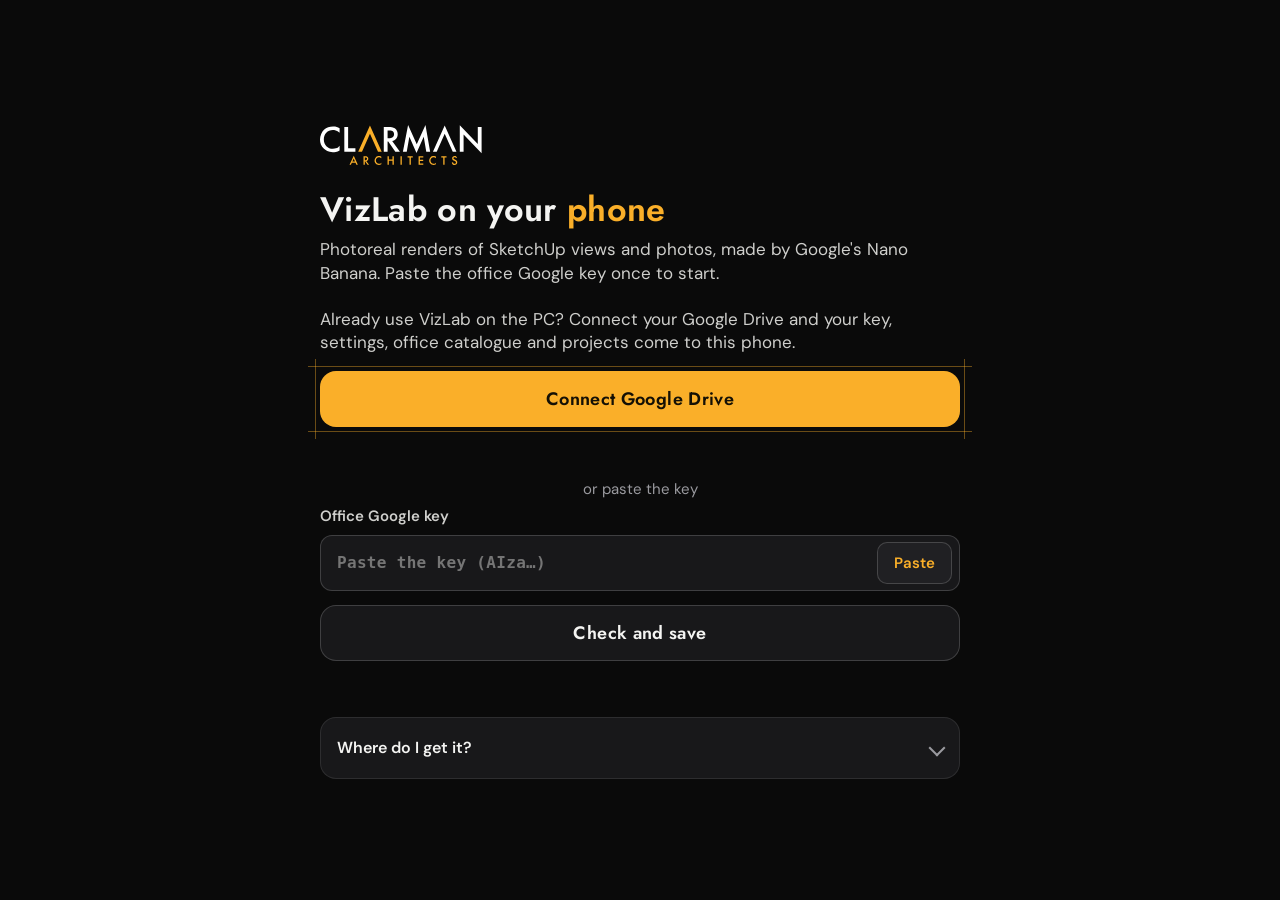
<file: index.html>
<!doctype html>
<html lang="en-GB">
<head>
<meta charset="utf-8">
<meta name="viewport" content="width=device-width, initial-scale=1, viewport-fit=cover">
<meta name="theme-color" content="#0a0a0a">
<meta name="color-scheme" content="dark">
<meta name="apple-mobile-web-app-capable" content="yes">
<meta name="mobile-web-app-capable" content="yes">
<meta name="apple-mobile-web-app-status-bar-style" content="black-translucent">
<meta name="apple-mobile-web-app-title" content="VizLab">
<meta name="format-detection" content="telephone=no">
<meta name="description" content="Clarman VizLab on your phone: photoreal renders of SketchUp views and photos.">
<title>Clarman VizLab</title>
<link rel="manifest" href="manifest.webmanifest">
<link rel="apple-touch-icon" href="icons/apple-touch-icon.png">
<link rel="icon" type="image/png" sizes="192x192" href="icons/icon-192.png">
<link rel="preconnect" href="https://fonts.googleapis.com">
<link rel="preconnect" href="https://fonts.gstatic.com" crossorigin>
<link rel="stylesheet" href="https://fonts.googleapis.com/css2?family=DM+Sans:opsz,wght@9..40,400;9..40,500;9..40,600;9..40,700&family=Jost:wght@500;600;700&display=swap">
<!--
  VizLab Mobile (built by code/mobile/build_mobile.py from this template; don't edit the built index.html).
  The phone's screens (phone.css, phone.js) over the desktop VizLab itself: desk.js is web/*.js joined in web/index.html's
  order, unchanged, and the desktop's markup sits hidden in #deskhost so every module finds its elements. Prompts, jobs,
  presets, scenes and projects therefore come from the desktop's own code (V.makeEditFor, V.localApi, IndexedDB
  "vizlab-local"). The office Google key and every picture stay on this phone.
-->
<link rel="stylesheet" href="desk.css?v=29f68068ef">
<link rel="stylesheet" href="phone.css?v=29f68068ef">
<body>

<!-- ============ welcome ============ -->
<section class="scr" id="welcome" hidden>
  <div class="body"><div class="wrap">
    <div class="wlogo"><svg class="clogo" role="img" aria-label="Clarman Architects" viewBox="0 0 202 50" xmlns="http://www.w3.org/2000/svg"><g stroke="none" stroke-width="1" fill="none" fill-rule="evenodd"><g transform="translate(-80, -100)" fill-rule="nonzero"><g transform="translate(80, 100)"><path d="M24.5262384,9.61309524 C21.0818756,6.48809524 17.8750551,6.16071429 16.0934882,6.16071429 C9.35322652,6.16071429 4.780538,11.1607143 4.780538,18.0059524 C4.780538,24.8511905 9.53138321,29.672619 16.1231809,29.672619 C22.7149787,29.672619 22.7446715,27.7678571 24.4965456,26.0714286 L24.4965456,31.7261905 C21.3788035,33.6011905 18.1125974,34.047619 15.974717,34.047619 C10.3330883,34.047619 6.79964721,31.4880952 4.98838748,29.7619048 C1.365868,26.3690476 0,22.3809524 0,18.0059524 C0,13.6309524 2.37542261,8.30357143 4.98838748,5.83333333 C8.195208,2.79761905 11.9068058,1.78571429 16.2122593,1.78571429 C20.5177128,1.78571429 21.7945024,2.29166667 24.4965456,4.01785714 L24.4965456,9.61309524 L24.4965456,9.61309524 L24.5262384,9.61309524 Z" fill="#FFFFFF"></path><polygon fill="#FFFFFF" points="35.1562546 2.35119048 35.1562546 28.9880952 44.2719389 28.9880952 44.2719389 33.452381 30.4054094 33.452381 30.4054094 2.35119048"></polygon><path d="M85.2479788,2.35119048 C89.0189622,2.35119048 91.4240776,2.82738095 93.4431868,4.16666667 C96.828164,6.45833333 97.1250919,10.1488095 97.1250919,11.4880952 C97.1250919,15.952381 94.3933559,19.2261905 90.2363663,20.1488095 L99.9162134,33.452381 L94.1855064,33.452381 L85.3073644,20.7142857 L84.4759665,20.7142857 L84.4759665,33.452381 L79.7251213,33.452381 L79.7251213,2.35119048 L85.2479788,2.35119048 L85.2479788,2.35119048 L85.2479788,2.35119048 Z M84.4759665,16.6071429 L85.9606056,16.6071429 C87.267088,16.6071429 92.5820961,16.4583333 92.5820961,11.5178571 C92.5820961,6.57738095 88.4547994,6.72619048 86.1090695,6.72619048 L84.4759665,6.72619048 L84.4759665,16.6071429 Z" fill="#FFFFFF"></path><polygon fill="#FFFFFF" points="103.627811 33.452381 110.130531 0 120.938704 24.1666667 131.835955 0 137.685433 33.452381 132.845509 33.452381 129.668382 14.702381 120.641776 34.9107143 111.704248 14.672619 108.438042 33.4821429 103.598118 33.4821429 103.598118 33.4821429"></polygon><polygon fill="#FFFFFF" points="174.742026 33.452381 174.742026 0.238095238 197.249155 23.8988095 197.249155 2.35119048 202 2.35119048 202 35.3869048 179.492871 11.7261905 179.492871 33.452381"></polygon><g transform="translate(36.8784, 38.4226)" fill="#FAAF29"><path d="M7.48258121,8.75 L2.90989269,8.75 L1.75187417,11.3392857 L0,11.3392857 L5.31500808,0 L10.3924739,11.3392857 L8.64059974,11.3392857 L7.512274,8.75 L7.48258121,8.75 Z M6.82934,7.20238095 L5.25562252,3.57142857 L3.59282669,7.20238095 L6.82934,7.20238095 Z"></path><path d="M19.4190798,0.625 C20.7255623,0.625 21.5569602,0.773809524 22.2398942,1.25 C23.3979127,2.02380952 23.5166838,3.30357143 23.5166838,3.7797619 C23.5166838,5.32738095 22.5665148,6.45833333 21.1412612,6.75595238 L24.4668529,11.3392857 L22.5071292,11.3392857 L19.4487726,6.96428571 L19.1518448,6.96428571 L19.1518448,11.3392857 L17.5187417,11.3392857 L17.5187417,0.625 L19.4190798,0.625 L19.4190798,0.625 Z M19.122152,5.53571429 L19.6269293,5.53571429 C20.072321,5.53571429 21.9132736,5.47619048 21.9132736,3.7797619 C21.9132736,2.08333333 20.48802,2.11306104 19.6863149,2.11306104 L19.122152,2.11306104 L19.122152,5.50595238 L19.122152,5.53571429 Z"></path><path d="M39.7586359,3.125 C38.5709246,2.05357143 37.4722916,1.93452381 36.8487432,1.93452381 C34.5327062,1.93452381 32.9589887,3.66071429 32.9589887,6.01190476 C32.9589887,8.36309524 34.5920917,10.0297619 36.878436,10.0297619 C39.1647802,10.0297619 39.1647802,9.375 39.7586359,8.7797619 L39.7586359,10.7142857 C38.6896957,11.3690476 37.56137,11.5178571 36.8190504,11.5178571 C34.8890196,11.5178571 33.6716155,10.625 33.048067,10.0297619 C31.8009702,8.86904762 31.3258856,7.5 31.3258856,5.98214286 C31.3258856,4.46428571 32.1572836,2.64880952 33.048067,1.78571429 C34.1467,0.744047619 35.4234896,0.386904762 36.9081288,0.386904762 C38.3927679,0.386904762 38.8381596,0.56547619 39.7586359,1.16071429 L39.7586359,3.0952381 L39.7586359,3.125 Z"></path><polygon points="49.171248 4.85119048 53.7439365 4.85119048 53.7439365 0.595238095 55.3770395 0.595238095 55.3770395 11.3095238 53.7439365 11.3095238 53.7439365 6.36904762 49.171248 6.36904762 49.171248 11.3095238 47.5381449 11.3095238 47.5381449 0.595238095 49.171248 0.595238095"></polygon><polygon points="65.3835073 0.625 65.3835073 11.3392857 63.7504042 11.3392857 63.7504042 0.625"></polygon><polygon points="76.6667647 2.17261905 76.6667647 11.3392857 75.0336616 11.3392857 75.0336616 2.17261905 72.5691607 2.17261905 72.5691607 0.625 79.1015728 0.625 79.1015728 2.17261905 76.6370719 2.17261905"></polygon><polygon points="92.2554755 2.17261905 87.9797148 2.17261905 87.9797148 4.88095238 92.1070116 4.88095238 92.1070116 6.42857143 87.9797148 6.42857143 87.9797148 9.79166667 92.2554755 9.79166667 92.2554755 11.3392857 86.3466118 11.3392857 86.3466118 0.625 92.2554755 0.625 92.2554755 2.17261905"></polygon><path d="M108.052036,3.125 C106.864325,2.05357143 105.765692,1.93452381 105.142143,1.93452381 C102.826106,1.93452381 101.252389,3.66071429 101.252389,6.01190476 C101.252389,8.36309524 102.885492,10.0297619 105.171836,10.0297619 C107.45818,10.0297619 107.45818,9.375 108.052036,8.7797619 L108.052036,10.7142857 C106.983096,11.3690476 105.85477,11.5178571 105.11245,11.5178571 C103.18242,11.5178571 101.965015,10.625 101.341467,10.0297619 C100.09437,8.86904762 99.6192856,7.5 99.6192856,5.98214286 C99.6192856,4.46428571 100.450684,2.64880952 101.341467,1.78571429 C102.4401,0.744047619 103.71689,0.386904762 105.201529,0.386904762 C106.686168,0.386904762 107.13156,0.56547619 108.052036,1.16071429 L108.052036,3.0952381 L108.052036,3.125 Z"></path><polygon points="118.830516 2.17261905 118.830516 11.3392857 117.197413 11.3392857 117.197413 2.17261905 114.732912 2.17261905 114.732912 0.625 121.265324 0.625 121.265324 2.17261905 118.800823 2.17261905"></polygon><path d="M133.112744,3.00595238 C133.023666,2.76785714 132.875202,2.5297619 132.63766,2.32142857 C132.311039,2.05357143 131.954726,1.93452381 131.479641,1.93452381 C130.49978,1.93452381 129.965309,2.5297619 129.965309,3.21428571 C129.965309,3.89880952 130.084081,4.10714286 131.123328,4.52380952 L132.192268,4.9702381 C134.151992,5.77380952 134.716155,6.9047619 134.716155,8.125 C134.716155,10.1785714 133.261208,11.577381 131.271792,11.577381 C129.282375,11.577381 129.312068,11.1011905 128.747905,10.5059524 C128.183742,9.85119048 127.916507,9.16666667 127.857122,8.42261905 L129.490225,8.06547619 C129.490225,8.60119048 129.668382,9.10714286 129.935617,9.43452381 C130.232544,9.82142857 130.677936,10.0892857 131.331177,10.0892857 C132.311039,10.0892857 133.083052,9.375 133.083052,8.30357143 C133.083052,7.23214286 132.251654,6.75595238 131.539027,6.45833333 L130.49978,6.01190476 C129.608996,5.6547619 128.332206,4.91071429 128.332206,3.30357143 C128.332206,1.69642857 129.460532,0.476190476 131.449949,0.476190476 C133.439365,0.476190476 133.261208,0.922619048 133.587829,1.19047619 C133.884757,1.45833333 134.181685,1.81547619 134.419227,2.26190476 L133.112744,3.03571429 L133.112744,3.00595238 Z"></path></g><polygon fill="#FAAF29" points="52.4968396 33.452381 62.4439218 10.922619 72.5097751 33.452381 77.1418492 33.452381 62.4439218 0.535714286 47.7459944 33.452381"></polygon><polygon fill="#FFFFFF" points="145.910334 33.452381 155.887109 10.922619 165.952962 33.452381 170.585036 33.452381 155.887109 0.535714286 141.159488 33.452381"></polygon></g></g></g></svg></div>
    <h1 class="wtitle">VizLab on your <b>phone</b></h1>
    <p class="lead">Photoreal renders of SketchUp views and photos, made by Google's Nano Banana. Paste the office Google key once to start.</p>
    <!-- v3.74 (mobile:M19): Google Drive first when it can bring the key; then the key, with a Paste button in the box -->
    <div id="wDrive" hidden>
      <p class="lead wdlead">Already use VizLab on the PC? Connect your Google Drive and your key, settings, office catalogue and projects come to this phone.</p>
      <button class="btn pri cl" id="wDriveBtn">Connect Google Drive</button>
      <div class="status" id="wDriveStatus" role="status"></div>
      <p class="wor">or paste the key</p>
    </div>
    <label class="field"><span>Office Google key</span>
      <span class="pastebox"><input class="inp mono" id="wKey" type="text" inputmode="text" autocomplete="off" autocorrect="off" autocapitalize="off" spellcheck="false" enterkeyhint="go" placeholder="Paste the key (AIza…)"><button type="button" class="pastebtn" id="wPaste">Paste</button></span></label>
    <button class="btn pri cl" id="wSave">Check and save</button>
    <div class="status" id="wStatus" role="status"></div>
    <details class="note">
      <summary>Where do I get it?</summary>
      <p>Use the office's Google key: the same one VizLab uses on the PC (VizLab › Settings › Start here). Copy it from there, or ask whoever looks after VizLab.</p>
      <p>To make a new one: on a computer go to aistudio.google.com, sign in with the practice Google account, choose <b>Get API key</b>, then copy it here.</p>
      <p>The key stays on this phone only. Your pictures go only to Google, and only when you press Render.</p>
    </details>
  </div></div>
</section>

<!-- ============ home ============ -->
<section class="scr tabbed" id="home" hidden>
  <header class="top">
    <div class="brand"><svg class="clogo" role="img" aria-label="Clarman Architects" viewBox="0 0 202 50" xmlns="http://www.w3.org/2000/svg"><g stroke="none" stroke-width="1" fill="none" fill-rule="evenodd"><g transform="translate(-80, -100)" fill-rule="nonzero"><g transform="translate(80, 100)"><path d="M24.5262384,9.61309524 C21.0818756,6.48809524 17.8750551,6.16071429 16.0934882,6.16071429 C9.35322652,6.16071429 4.780538,11.1607143 4.780538,18.0059524 C4.780538,24.8511905 9.53138321,29.672619 16.1231809,29.672619 C22.7149787,29.672619 22.7446715,27.7678571 24.4965456,26.0714286 L24.4965456,31.7261905 C21.3788035,33.6011905 18.1125974,34.047619 15.974717,34.047619 C10.3330883,34.047619 6.79964721,31.4880952 4.98838748,29.7619048 C1.365868,26.3690476 0,22.3809524 0,18.0059524 C0,13.6309524 2.37542261,8.30357143 4.98838748,5.83333333 C8.195208,2.79761905 11.9068058,1.78571429 16.2122593,1.78571429 C20.5177128,1.78571429 21.7945024,2.29166667 24.4965456,4.01785714 L24.4965456,9.61309524 L24.4965456,9.61309524 L24.5262384,9.61309524 Z" fill="#FFFFFF"></path><polygon fill="#FFFFFF" points="35.1562546 2.35119048 35.1562546 28.9880952 44.2719389 28.9880952 44.2719389 33.452381 30.4054094 33.452381 30.4054094 2.35119048"></polygon><path d="M85.2479788,2.35119048 C89.0189622,2.35119048 91.4240776,2.82738095 93.4431868,4.16666667 C96.828164,6.45833333 97.1250919,10.1488095 97.1250919,11.4880952 C97.1250919,15.952381 94.3933559,19.2261905 90.2363663,20.1488095 L99.9162134,33.452381 L94.1855064,33.452381 L85.3073644,20.7142857 L84.4759665,20.7142857 L84.4759665,33.452381 L79.7251213,33.452381 L79.7251213,2.35119048 L85.2479788,2.35119048 L85.2479788,2.35119048 L85.2479788,2.35119048 Z M84.4759665,16.6071429 L85.9606056,16.6071429 C87.267088,16.6071429 92.5820961,16.4583333 92.5820961,11.5178571 C92.5820961,6.57738095 88.4547994,6.72619048 86.1090695,6.72619048 L84.4759665,6.72619048 L84.4759665,16.6071429 Z" fill="#FFFFFF"></path><polygon fill="#FFFFFF" points="103.627811 33.452381 110.130531 0 120.938704 24.1666667 131.835955 0 137.685433 33.452381 132.845509 33.452381 129.668382 14.702381 120.641776 34.9107143 111.704248 14.672619 108.438042 33.4821429 103.598118 33.4821429 103.598118 33.4821429"></polygon><polygon fill="#FFFFFF" points="174.742026 33.452381 174.742026 0.238095238 197.249155 23.8988095 197.249155 2.35119048 202 2.35119048 202 35.3869048 179.492871 11.7261905 179.492871 33.452381"></polygon><g transform="translate(36.8784, 38.4226)" fill="#FAAF29"><path d="M7.48258121,8.75 L2.90989269,8.75 L1.75187417,11.3392857 L0,11.3392857 L5.31500808,0 L10.3924739,11.3392857 L8.64059974,11.3392857 L7.512274,8.75 L7.48258121,8.75 Z M6.82934,7.20238095 L5.25562252,3.57142857 L3.59282669,7.20238095 L6.82934,7.20238095 Z"></path><path d="M19.4190798,0.625 C20.7255623,0.625 21.5569602,0.773809524 22.2398942,1.25 C23.3979127,2.02380952 23.5166838,3.30357143 23.5166838,3.7797619 C23.5166838,5.32738095 22.5665148,6.45833333 21.1412612,6.75595238 L24.4668529,11.3392857 L22.5071292,11.3392857 L19.4487726,6.96428571 L19.1518448,6.96428571 L19.1518448,11.3392857 L17.5187417,11.3392857 L17.5187417,0.625 L19.4190798,0.625 L19.4190798,0.625 Z M19.122152,5.53571429 L19.6269293,5.53571429 C20.072321,5.53571429 21.9132736,5.47619048 21.9132736,3.7797619 C21.9132736,2.08333333 20.48802,2.11306104 19.6863149,2.11306104 L19.122152,2.11306104 L19.122152,5.50595238 L19.122152,5.53571429 Z"></path><path d="M39.7586359,3.125 C38.5709246,2.05357143 37.4722916,1.93452381 36.8487432,1.93452381 C34.5327062,1.93452381 32.9589887,3.66071429 32.9589887,6.01190476 C32.9589887,8.36309524 34.5920917,10.0297619 36.878436,10.0297619 C39.1647802,10.0297619 39.1647802,9.375 39.7586359,8.7797619 L39.7586359,10.7142857 C38.6896957,11.3690476 37.56137,11.5178571 36.8190504,11.5178571 C34.8890196,11.5178571 33.6716155,10.625 33.048067,10.0297619 C31.8009702,8.86904762 31.3258856,7.5 31.3258856,5.98214286 C31.3258856,4.46428571 32.1572836,2.64880952 33.048067,1.78571429 C34.1467,0.744047619 35.4234896,0.386904762 36.9081288,0.386904762 C38.3927679,0.386904762 38.8381596,0.56547619 39.7586359,1.16071429 L39.7586359,3.0952381 L39.7586359,3.125 Z"></path><polygon points="49.171248 4.85119048 53.7439365 4.85119048 53.7439365 0.595238095 55.3770395 0.595238095 55.3770395 11.3095238 53.7439365 11.3095238 53.7439365 6.36904762 49.171248 6.36904762 49.171248 11.3095238 47.5381449 11.3095238 47.5381449 0.595238095 49.171248 0.595238095"></polygon><polygon points="65.3835073 0.625 65.3835073 11.3392857 63.7504042 11.3392857 63.7504042 0.625"></polygon><polygon points="76.6667647 2.17261905 76.6667647 11.3392857 75.0336616 11.3392857 75.0336616 2.17261905 72.5691607 2.17261905 72.5691607 0.625 79.1015728 0.625 79.1015728 2.17261905 76.6370719 2.17261905"></polygon><polygon points="92.2554755 2.17261905 87.9797148 2.17261905 87.9797148 4.88095238 92.1070116 4.88095238 92.1070116 6.42857143 87.9797148 6.42857143 87.9797148 9.79166667 92.2554755 9.79166667 92.2554755 11.3392857 86.3466118 11.3392857 86.3466118 0.625 92.2554755 0.625 92.2554755 2.17261905"></polygon><path d="M108.052036,3.125 C106.864325,2.05357143 105.765692,1.93452381 105.142143,1.93452381 C102.826106,1.93452381 101.252389,3.66071429 101.252389,6.01190476 C101.252389,8.36309524 102.885492,10.0297619 105.171836,10.0297619 C107.45818,10.0297619 107.45818,9.375 108.052036,8.7797619 L108.052036,10.7142857 C106.983096,11.3690476 105.85477,11.5178571 105.11245,11.5178571 C103.18242,11.5178571 101.965015,10.625 101.341467,10.0297619 C100.09437,8.86904762 99.6192856,7.5 99.6192856,5.98214286 C99.6192856,4.46428571 100.450684,2.64880952 101.341467,1.78571429 C102.4401,0.744047619 103.71689,0.386904762 105.201529,0.386904762 C106.686168,0.386904762 107.13156,0.56547619 108.052036,1.16071429 L108.052036,3.0952381 L108.052036,3.125 Z"></path><polygon points="118.830516 2.17261905 118.830516 11.3392857 117.197413 11.3392857 117.197413 2.17261905 114.732912 2.17261905 114.732912 0.625 121.265324 0.625 121.265324 2.17261905 118.800823 2.17261905"></polygon><path d="M133.112744,3.00595238 C133.023666,2.76785714 132.875202,2.5297619 132.63766,2.32142857 C132.311039,2.05357143 131.954726,1.93452381 131.479641,1.93452381 C130.49978,1.93452381 129.965309,2.5297619 129.965309,3.21428571 C129.965309,3.89880952 130.084081,4.10714286 131.123328,4.52380952 L132.192268,4.9702381 C134.151992,5.77380952 134.716155,6.9047619 134.716155,8.125 C134.716155,10.1785714 133.261208,11.577381 131.271792,11.577381 C129.282375,11.577381 129.312068,11.1011905 128.747905,10.5059524 C128.183742,9.85119048 127.916507,9.16666667 127.857122,8.42261905 L129.490225,8.06547619 C129.490225,8.60119048 129.668382,9.10714286 129.935617,9.43452381 C130.232544,9.82142857 130.677936,10.0892857 131.331177,10.0892857 C132.311039,10.0892857 133.083052,9.375 133.083052,8.30357143 C133.083052,7.23214286 132.251654,6.75595238 131.539027,6.45833333 L130.49978,6.01190476 C129.608996,5.6547619 128.332206,4.91071429 128.332206,3.30357143 C128.332206,1.69642857 129.460532,0.476190476 131.449949,0.476190476 C133.439365,0.476190476 133.261208,0.922619048 133.587829,1.19047619 C133.884757,1.45833333 134.181685,1.81547619 134.419227,2.26190476 L133.112744,3.03571429 L133.112744,3.00595238 Z"></path></g><polygon fill="#FAAF29" points="52.4968396 33.452381 62.4439218 10.922619 72.5097751 33.452381 77.1418492 33.452381 62.4439218 0.535714286 47.7459944 33.452381"></polygon><polygon fill="#FFFFFF" points="145.910334 33.452381 155.887109 10.922619 165.952962 33.452381 170.585036 33.452381 155.887109 0.535714286 141.159488 33.452381"></polygon></g></g></g></svg><span class="vz">VizLab</span></div>
    <button class="ib" id="hSet" aria-label="Settings"></button>
  </header>
  <div class="body"><div class="wrap">
    <!-- v3.74 (mobile:M11, big:3): what finished while you were away, then Continue (the latest pictures) for a returning user -->
    <div id="hAway" hidden><div class="sech"><h3>Finished while you were away</h3><button class="link" id="hAwayX">Clear</button></div><div class="crow" id="hAwayRow"></div></div>
    <div id="hCont" hidden><div class="sech"><h3>Continue</h3><button class="link" id="hAll2">See all</button></div><div class="crow" id="hContRow"></div></div>
    <h1 class="hero">Start a render</h1>
    <p class="sub">A SketchUp screenshot, a photo of the screen or a site photo all work.</p>
    <div class="bigs">
      <label class="big a" id="bCam"><span class="bi"></span><span>Take a photo<small>Opens the camera</small></span>
        <input type="file" id="fCam" accept="image/*" capture="environment"></label>
      <label class="big b" id="bLib"><span class="bi"></span><span>Choose from Photos<small>e.g. a SketchUp screenshot</small></span>
        <input type="file" id="fLib" accept="image/*"></label>
      <button class="big c" id="bMore"><span class="bi"></span><span>More<small>File, words, find</small></span></button>
    </div>
    <div class="minis">
      <label class="mini3" id="bFile"><span class="ti"></span><b>Open a file</b><small>PDF drawing</small><input type="file" id="fFile" accept="application/pdf,.pdf,image/*" style="position:absolute;width:1px;height:1px;opacity:0;pointer-events:none"></label>
      <button class="mini3" id="bWords"><span class="ti"></span><b>From words</b><small>A new picture</small></button>
      <button class="mini3" id="bFind"><span class="ti"></span><b>Find</b><small>Any tool or picture</small></button>
    </div>
    <button class="projline" id="hProj"></button>
    <div id="hRecentBox"><div class="sech"><h3>Recent</h3><button class="link" id="hAll">See all</button></div>
    <div class="grid" id="hRecent"></div></div>
    <!-- v3.74 (mobile:M8): the Add to Home Screen hint, in the page on Home only (never over other screens) -->
    <div id="a2hs" hidden><div class="t"><b>Put VizLab on your Home Screen</b>Tap Share <svg class="i share" viewBox="0 0 24 24"><path d="M12 3v12M8 7l4-4 4 4M5 12v7a2 2 0 0 0 2 2h10a2 2 0 0 0 2-2v-7"/></svg> below, then <b style="display:inline;font-size:15px">Add to Home Screen</b>.</div><button class="ib" id="a2hsX" aria-label="Close"></button></div>
  </div></div>
</section>

<!-- ============ picture (choose what to make) ============ -->
<section class="scr" id="pic" hidden>
  <header class="top"><button class="ib back" aria-label="Back"></button><h2 id="pTitle">Your picture</h2><button class="ib" id="pHome" aria-label="Home"></button></header>
  <div class="body"><div class="wrap">
    <div class="pic"><img id="pImg" alt="Your picture"></div>
    <!-- v3.74 (mobile:M24): the Keep switch on one line, its explanation behind (i); scene and preset side by side -->
    <div class="sw one" id="pKeep" role="switch" tabindex="0">
      <div class="ot"><b>Keep building<span class="kcam"> &amp; camera</span></b></div>
      <button type="button" class="info" id="pKeepInfo" aria-label="What this does"></button>
      <span class="tog"></span>
    </div>
    <div class="lab">What to make</div>
    <div class="duo"><div id="pScene"></div><div id="pPreset"></div></div>
    <div class="lab">Your words <span style="text-transform:none;letter-spacing:0;font-weight:500">(optional)</span></div>
    <textarea class="inp grow" id="pWords" rows="2" enterkeyhint="go" placeholder="Anything to add or change, e.g. &quot;red brick walls, grey slate roof&quot;"></textarea>
    <div class="row" style="margin-top:10px"><button class="btn sec one" id="pImprove" style="min-height:52px;font-size:16px"></button><button class="btn sec one" id="pRal" style="min-height:52px;font-size:16px"></button></div>
    <div class="lab">With every render</div>
    <div id="pEvery"></div>
    <button class="setline" id="pSetLine"></button>
    <details class="sent"><summary>See the words sent to Google</summary><pre id="pPrompt"></pre></details>
  </div></div>
  <div class="foot"><div class="wrap">
    <div class="does" id="pDoes"></div>
    <!-- v3.74 D3 (N7): how many versions each press makes; they come back together as a round -->
    <div class="vers" id="pVers" role="group" aria-label="Versions each time"><span class="vl">Versions</span><div class="seg even" id="pVerSeg"></div></div>
    <button class="btn pri cl" id="pGo"><span class="lbl"><span id="pGoT">Render</span><small id="pCost"></small></span></button>
  </div></div>
</section>

<!-- ============ result ============ -->
<section class="scr" id="result" hidden>
  <header class="top"><button class="ib back" aria-label="Back"></button><h2 id="rTitle">Render</h2><button class="ib" id="rHome" aria-label="Home"></button></header>
  <div class="body"><div class="wrap">
    <div class="cmp" id="rCmp"></div>
    <!-- v3.74 D3 (N8): a tweak, relight or brush change lands compared with the picture it came from -->
    <div class="decide" id="rDecide" hidden role="group" aria-label="Keep the change?"></div>
    <!-- v3.74 (mobile:M20): the versions made from the same picture, one swipe apart; D3 (N3, N7): as a strip, by round -->
    <div class="pager" id="rPager" hidden><button class="ib" id="rPrev" aria-label="Previous version"></button><div class="pdots" id="rDots"></div><button class="ib" id="rNext" aria-label="Next version"></button></div>
    <div class="vstrip" id="rStrip" hidden role="listbox" aria-label="Versions"></div>
    <div class="meta" id="rMeta"></div>
    <!-- v3.74 D3 (N8): one-tap tweaks and relights, each an edit of this picture -->
    <div class="twbox" id="rTweak" hidden></div>
    <div class="savrow" id="rSaveRow"><button class="btn pri cl" id="rSave"></button><button class="btn sec sq" id="rShare" aria-label="Share"></button></div>
    <div class="pend" id="rPend" hidden><p id="rPendT">You can leave this screen. It will be here when it's ready.</p><button class="btn sec" id="rPendStop">Cancel</button></div>
    <div class="acts">
      <button class="act" id="rAgain"></button>
      <button class="act" id="rArea"></button>
      <button class="act" id="rUp"></button>
      <button class="act" id="rChoices"></button>
      <button class="act" id="rBest" hidden></button>
      <button class="act" id="rPresent"></button>
    </div>
    <button class="btn sec" id="rMore" style="margin-top:12px"></button>
    <div class="more"><button class="btn ghost" id="rDel"></button></div>
  </div></div>
</section>

<!-- ============ paint: change an area ============ -->
<section class="scr" id="paint" hidden>
  <header class="top"><button class="ib back" aria-label="Back"></button><h2>Brush</h2><button class="ib" id="aMenu" aria-label="More"></button></header>
  <!-- v3.74 (mobile:M14): the picture takes the free height (pinch to zoom, two fingers to move), Paint | Rub out, a brush
       size slider on the right edge, the words and Edit just above the keyboard -->
  <div class="body pbody"><div class="wrap">
    <div class="pzone" id="aZone"><div class="pstage" id="aStage"><div class="pz" id="aZ"><img id="aImg" alt=""><canvas id="aCan"></canvas></div></div>
      <div class="vsz" id="aSizeBox"><input type="range" id="aSize" min="8" max="90" step="1" aria-label="Brush size" orient="vertical"></div>
      <p class="phint pill" id="aHint">Paint over the part to change with your finger.</p></div>
    <div class="ptools">
      <div class="seg pmode" id="aMode"><button class="on" data-m="paint">Paint</button><button data-m="erase">Rub out</button></div>
      <button class="tb" id="aUndo" aria-label="Undo"></button>
    </div>
  </div></div>
  <div class="foot"><div class="wrap">
    <textarea class="inp" id="aWords" rows="1" enterkeyhint="go" placeholder="What goes there? e.g. &quot;a timber door&quot;"></textarea>
    <button class="btn pri cl" id="aGo"><span class="lbl">Edit the painted area<small id="aCost"></small></span></button>
  </div></div>
</section>

<!-- ============ history ============ -->
<section class="scr" id="history" hidden>
  <header class="top"><button class="ib back" aria-label="Back"></button><h2 id="yTitle">History</h2><button class="ib lab2" id="ySel">Select</button></header>
  <div class="body"><div class="wrap">
    <p class="sub" id="yCount"></p>
    <div class="grid" id="yGrid"></div>
  </div></div>
  <!-- v3.74 D3 (N14): what the chosen pictures can do, with counts (the desktop's V.selActions / V.forSelection) -->
  <div class="foot selbar" id="ySelBar" hidden><div class="wrap"><p class="selcount" id="ySelN"></p><div class="selacts" id="ySelActs"></div></div></div>
</section>

<!-- ============ v3.74 D3 (N9): Pick the best: two versions, tap the better one ============ -->
<section class="scr" id="duel" hidden>
  <header class="top"><button class="ib back" aria-label="Back"></button><h2 id="uTitle">Pick the best</h2></header>
  <div class="body"><div class="wrap" id="uBody"></div></div>
</section>

<!-- ============ settings ============ -->
<section class="scr" id="settings" hidden>
  <header class="top"><button class="ib back" aria-label="Back"></button><h2>Settings</h2></header>
  <div class="body"><div class="wrap" id="sBody"></div></div>
</section>

<!-- ============ your picture: what do you want to do? ============ -->
<section class="scr" id="todo" hidden>
  <header class="top"><button class="ib back" aria-label="Back"></button><h2 id="tTitle">Your picture</h2><button class="ib" id="tHome" aria-label="Home"></button></header>
  <div class="body"><div class="wrap">
    <div class="pic"><img id="tImg" alt="Your picture"></div>
    <p class="meta" id="tMeta"></p>
    <div class="lab" style="margin-top:4px">What do you want to do?</div>
    <div class="todo" id="tGrid"></div>
    <div class="row"><button class="btn sec" id="tSave"></button><button class="btn sec" id="tShare"></button></div>
  </div></div>
</section>

<!-- ============ video ============ -->
<section class="scr" id="video" hidden>
  <header class="top"><button class="ib back" aria-label="Back"></button><h2>Video</h2></header>
  <div class="body"><div class="wrap">
    <div class="vgrid" id="vFrames"></div>
    <div class="lab">How the camera moves</div>
    <div class="pgrid" id="vPresets"></div>
    <div class="lab">Your words <span style="text-transform:none;letter-spacing:0;font-weight:500">(optional)</span></div>
    <textarea class="inp" id="vWords" rows="2" enterkeyhint="go" placeholder="e.g. &quot;people walking past, trees moving in the breeze&quot;"></textarea>
    <div class="lab">Length</div>
    <div class="seg" id="vLen"></div>
    <div class="lab">AI model</div>
    <div id="vModels"></div>
  </div></div>
  <div class="foot"><div class="wrap"><button class="btn pri cl" id="vGo"><span class="lbl">Make video<small id="vCost"></small></span></button></div></div>
</section>

<!-- ============ 3D ============ -->
<section class="scr" id="three" hidden>
  <header class="top"><button class="ib back" aria-label="Back"></button><h2>3D</h2></header>
  <div class="body"><div class="wrap" id="dBody"></div></div>
</section>

<!-- ============ a video, 3D model or walk-around scene ============ -->
<section class="scr" id="media" hidden>
  <header class="top"><button class="ib back" aria-label="Back"></button><h2 id="mTitle">Video</h2><button class="ib" id="mHome" aria-label="Home"></button></header>
  <div class="body"><div class="wrap" id="mBody"></div></div>
</section>

<!-- ============ a desktop page (All settings, Usage, Help), full screen ============ -->
<section class="scr" id="dpage" hidden>
  <header class="top"><button class="ib back" aria-label="Back"></button><h2 id="dpTitle"></h2></header>
  <div class="body"><div class="wrap"></div></div>
</section>

<!-- ============ projects (tab) ============ -->
<section class="scr tabbed" id="projects" hidden>
  <header class="top"><h2 style="padding-left:12px">Projects</h2><button class="ib lab2" id="jNew" aria-label="New project"></button></header>
  <div class="body"><div class="wrap">
    <button class="allpics" id="jAll"><span class="bi"></span><span><b>All pictures</b><small>Every render, edit and upscale made on this phone</small></span></button>
    <div class="sech"><h3>Your projects</h3></div>
    <div class="pcards" id="jList"></div>
    <button class="btn sec" id="jNew2" style="margin-top:16px"></button>
  </div></div>
</section>

<!-- ============ all pictures (every job, as the desktop's History) ============ -->
<section class="scr" id="allpics" hidden>
  <header class="top"><button class="ib back" aria-label="Back"></button><h2>All pictures</h2></header>
  <div class="body"><div class="wrap">
    <div class="chips" id="xChips"></div>
    <p class="sub" id="xCount"></p>
    <div class="grid" id="xGrid"></div>
  </div></div>
</section>

<!-- ============ sheets and library (tabs): v3.74 (mobile:big:4) phone screens over the same data; the desktop page is
     "Full editor (as on the PC)" in the ••• menu ============ -->
<section class="scr tabbed" id="sheets" hidden>
  <header class="top"><h2 style="padding-left:12px">Sheets</h2><button class="ib" id="tsMenu" aria-label="More"></button></header>
  <div class="body"><div class="wrap" id="tsBody"></div></div>
</section>
<section class="scr tabbed" id="library" hidden>
  <header class="top"><h2 style="padding-left:12px">Library</h2><button class="ib" id="tlMenu" aria-label="More"></button></header>
  <div class="body"><div class="wrap" id="tlBody"></div></div>
</section>
<!-- the desktop's own Sheets / Library page ("Full editor"), full screen with a Back button -->
<section class="scr" id="fullpage" hidden>
  <header class="top"><button class="ib back" aria-label="Back"></button><h2 id="fpTitle"></h2></header>
  <div class="body"><div class="wrap"></div></div>
</section>

<nav id="tabs" hidden aria-label="Sections">
  <button data-tab="home"><span class="ti"></span>Make</button>
  <button data-tab="projects"><span class="ti"></span>Projects</button>
  <button data-tab="sheets"><span class="ti"></span>Sheets</button>
  <button data-tab="library"><span class="ti"></span>Library</button>
</nav>
<div id="pview" hidden><header class="top"><button class="ib" id="vClose" aria-label="Close"></button><h2 id="vTitle"></h2></header><div class="vimg"><div class="vz" id="vZ"><img id="vImg" alt=""></div></div><div class="vfoot"><div class="vmeta" id="vMeta"></div><button class="btn pri cl" id="vSave"></button><button class="btn sec" id="vOpen"></button></div></div>

<!-- ============ overlays ============ -->
<!-- v3.74 (mobile:big:3, M4): renders run in the background; this pill floats over every screen while one is working -->
<button id="jpill" hidden aria-label="Working"><span class="jth"><img id="jImg" alt=""></span><span class="jt" id="jText">Rendering · 0:00</span></button>
<div id="shade" class="shade" hidden></div>
<div id="sheet" class="sheet" hidden role="dialog" aria-modal="true" aria-labelledby="shTitle"><div class="grab"></div><div class="shead"><h3 id="shTitle"></h3><button class="btn ghost" id="shDone" style="width:auto;padding:0 14px;color:var(--acc)">Done</button></div><div id="shTop" class="sbar"></div><div class="sbody" id="shBody"></div></div>
<div id="dlg" hidden><div class="box" role="alertdialog" aria-modal="true"><h3 id="dTitle"></h3><p id="dText"></p><div class="btns" id="dBtns"></div></div></div>
<div id="mtoast" aria-live="polite"></div>
<div id="loupe" hidden><canvas></canvas></div>


<!-- the desktop VizLab's own markup, hidden: the desktop scripts find their elements here -->
<div id="deskhost" class="dk">
<div class="app">
  <header class="titlebar">
    <svg class="clogo" role="img" aria-label="Clarman Architects" viewBox="0 0 202 50" xmlns="http://www.w3.org/2000/svg"><g stroke="none" stroke-width="1" fill="none" fill-rule="evenodd"><g transform="translate(-80, -100)" fill-rule="nonzero"><g transform="translate(80, 100)"><path d="M24.5262384,9.61309524 C21.0818756,6.48809524 17.8750551,6.16071429 16.0934882,6.16071429 C9.35322652,6.16071429 4.780538,11.1607143 4.780538,18.0059524 C4.780538,24.8511905 9.53138321,29.672619 16.1231809,29.672619 C22.7149787,29.672619 22.7446715,27.7678571 24.4965456,26.0714286 L24.4965456,31.7261905 C21.3788035,33.6011905 18.1125974,34.047619 15.974717,34.047619 C10.3330883,34.047619 6.79964721,31.4880952 4.98838748,29.7619048 C1.365868,26.3690476 0,22.3809524 0,18.0059524 C0,13.6309524 2.37542261,8.30357143 4.98838748,5.83333333 C8.195208,2.79761905 11.9068058,1.78571429 16.2122593,1.78571429 C20.5177128,1.78571429 21.7945024,2.29166667 24.4965456,4.01785714 L24.4965456,9.61309524 L24.4965456,9.61309524 L24.5262384,9.61309524 Z" fill="#FFFFFF"></path><polygon fill="#FFFFFF" points="35.1562546 2.35119048 35.1562546 28.9880952 44.2719389 28.9880952 44.2719389 33.452381 30.4054094 33.452381 30.4054094 2.35119048"></polygon><path d="M85.2479788,2.35119048 C89.0189622,2.35119048 91.4240776,2.82738095 93.4431868,4.16666667 C96.828164,6.45833333 97.1250919,10.1488095 97.1250919,11.4880952 C97.1250919,15.952381 94.3933559,19.2261905 90.2363663,20.1488095 L99.9162134,33.452381 L94.1855064,33.452381 L85.3073644,20.7142857 L84.4759665,20.7142857 L84.4759665,33.452381 L79.7251213,33.452381 L79.7251213,2.35119048 L85.2479788,2.35119048 L85.2479788,2.35119048 L85.2479788,2.35119048 Z M84.4759665,16.6071429 L85.9606056,16.6071429 C87.267088,16.6071429 92.5820961,16.4583333 92.5820961,11.5178571 C92.5820961,6.57738095 88.4547994,6.72619048 86.1090695,6.72619048 L84.4759665,6.72619048 L84.4759665,16.6071429 Z" fill="#FFFFFF"></path><polygon fill="#FFFFFF" points="103.627811 33.452381 110.130531 0 120.938704 24.1666667 131.835955 0 137.685433 33.452381 132.845509 33.452381 129.668382 14.702381 120.641776 34.9107143 111.704248 14.672619 108.438042 33.4821429 103.598118 33.4821429 103.598118 33.4821429"></polygon><polygon fill="#FFFFFF" points="174.742026 33.452381 174.742026 0.238095238 197.249155 23.8988095 197.249155 2.35119048 202 2.35119048 202 35.3869048 179.492871 11.7261905 179.492871 33.452381"></polygon><g transform="translate(36.8784, 38.4226)" fill="#FAAF29"><path d="M7.48258121,8.75 L2.90989269,8.75 L1.75187417,11.3392857 L0,11.3392857 L5.31500808,0 L10.3924739,11.3392857 L8.64059974,11.3392857 L7.512274,8.75 L7.48258121,8.75 Z M6.82934,7.20238095 L5.25562252,3.57142857 L3.59282669,7.20238095 L6.82934,7.20238095 Z"></path><path d="M19.4190798,0.625 C20.7255623,0.625 21.5569602,0.773809524 22.2398942,1.25 C23.3979127,2.02380952 23.5166838,3.30357143 23.5166838,3.7797619 C23.5166838,5.32738095 22.5665148,6.45833333 21.1412612,6.75595238 L24.4668529,11.3392857 L22.5071292,11.3392857 L19.4487726,6.96428571 L19.1518448,6.96428571 L19.1518448,11.3392857 L17.5187417,11.3392857 L17.5187417,0.625 L19.4190798,0.625 L19.4190798,0.625 Z M19.122152,5.53571429 L19.6269293,5.53571429 C20.072321,5.53571429 21.9132736,5.47619048 21.9132736,3.7797619 C21.9132736,2.08333333 20.48802,2.11306104 19.6863149,2.11306104 L19.122152,2.11306104 L19.122152,5.50595238 L19.122152,5.53571429 Z"></path><path d="M39.7586359,3.125 C38.5709246,2.05357143 37.4722916,1.93452381 36.8487432,1.93452381 C34.5327062,1.93452381 32.9589887,3.66071429 32.9589887,6.01190476 C32.9589887,8.36309524 34.5920917,10.0297619 36.878436,10.0297619 C39.1647802,10.0297619 39.1647802,9.375 39.7586359,8.7797619 L39.7586359,10.7142857 C38.6896957,11.3690476 37.56137,11.5178571 36.8190504,11.5178571 C34.8890196,11.5178571 33.6716155,10.625 33.048067,10.0297619 C31.8009702,8.86904762 31.3258856,7.5 31.3258856,5.98214286 C31.3258856,4.46428571 32.1572836,2.64880952 33.048067,1.78571429 C34.1467,0.744047619 35.4234896,0.386904762 36.9081288,0.386904762 C38.3927679,0.386904762 38.8381596,0.56547619 39.7586359,1.16071429 L39.7586359,3.0952381 L39.7586359,3.125 Z"></path><polygon points="49.171248 4.85119048 53.7439365 4.85119048 53.7439365 0.595238095 55.3770395 0.595238095 55.3770395 11.3095238 53.7439365 11.3095238 53.7439365 6.36904762 49.171248 6.36904762 49.171248 11.3095238 47.5381449 11.3095238 47.5381449 0.595238095 49.171248 0.595238095"></polygon><polygon points="65.3835073 0.625 65.3835073 11.3392857 63.7504042 11.3392857 63.7504042 0.625"></polygon><polygon points="76.6667647 2.17261905 76.6667647 11.3392857 75.0336616 11.3392857 75.0336616 2.17261905 72.5691607 2.17261905 72.5691607 0.625 79.1015728 0.625 79.1015728 2.17261905 76.6370719 2.17261905"></polygon><polygon points="92.2554755 2.17261905 87.9797148 2.17261905 87.9797148 4.88095238 92.1070116 4.88095238 92.1070116 6.42857143 87.9797148 6.42857143 87.9797148 9.79166667 92.2554755 9.79166667 92.2554755 11.3392857 86.3466118 11.3392857 86.3466118 0.625 92.2554755 0.625 92.2554755 2.17261905"></polygon><path d="M108.052036,3.125 C106.864325,2.05357143 105.765692,1.93452381 105.142143,1.93452381 C102.826106,1.93452381 101.252389,3.66071429 101.252389,6.01190476 C101.252389,8.36309524 102.885492,10.0297619 105.171836,10.0297619 C107.45818,10.0297619 107.45818,9.375 108.052036,8.7797619 L108.052036,10.7142857 C106.983096,11.3690476 105.85477,11.5178571 105.11245,11.5178571 C103.18242,11.5178571 101.965015,10.625 101.341467,10.0297619 C100.09437,8.86904762 99.6192856,7.5 99.6192856,5.98214286 C99.6192856,4.46428571 100.450684,2.64880952 101.341467,1.78571429 C102.4401,0.744047619 103.71689,0.386904762 105.201529,0.386904762 C106.686168,0.386904762 107.13156,0.56547619 108.052036,1.16071429 L108.052036,3.0952381 L108.052036,3.125 Z"></path><polygon points="118.830516 2.17261905 118.830516 11.3392857 117.197413 11.3392857 117.197413 2.17261905 114.732912 2.17261905 114.732912 0.625 121.265324 0.625 121.265324 2.17261905 118.800823 2.17261905"></polygon><path d="M133.112744,3.00595238 C133.023666,2.76785714 132.875202,2.5297619 132.63766,2.32142857 C132.311039,2.05357143 131.954726,1.93452381 131.479641,1.93452381 C130.49978,1.93452381 129.965309,2.5297619 129.965309,3.21428571 C129.965309,3.89880952 130.084081,4.10714286 131.123328,4.52380952 L132.192268,4.9702381 C134.151992,5.77380952 134.716155,6.9047619 134.716155,8.125 C134.716155,10.1785714 133.261208,11.577381 131.271792,11.577381 C129.282375,11.577381 129.312068,11.1011905 128.747905,10.5059524 C128.183742,9.85119048 127.916507,9.16666667 127.857122,8.42261905 L129.490225,8.06547619 C129.490225,8.60119048 129.668382,9.10714286 129.935617,9.43452381 C130.232544,9.82142857 130.677936,10.0892857 131.331177,10.0892857 C132.311039,10.0892857 133.083052,9.375 133.083052,8.30357143 C133.083052,7.23214286 132.251654,6.75595238 131.539027,6.45833333 L130.49978,6.01190476 C129.608996,5.6547619 128.332206,4.91071429 128.332206,3.30357143 C128.332206,1.69642857 129.460532,0.476190476 131.449949,0.476190476 C133.439365,0.476190476 133.261208,0.922619048 133.587829,1.19047619 C133.884757,1.45833333 134.181685,1.81547619 134.419227,2.26190476 L133.112744,3.03571429 L133.112744,3.00595238 Z"></path></g><polygon fill="#FAAF29" points="52.4968396 33.452381 62.4439218 10.922619 72.5097751 33.452381 77.1418492 33.452381 62.4439218 0.535714286 47.7459944 33.452381"></polygon><polygon fill="#FFFFFF" points="145.910334 33.452381 155.887109 10.922619 165.952962 33.452381 170.585036 33.452381 155.887109 0.535714286 141.159488 33.452381"></polygon></g></g></g></svg>
    <span class="tdiv"></span><span class="tprod">VizLab</span>
    <span class="ttitle"><button id="projName" class="pname untitled" title="Project menu: rename, new project, recent projects">New project</button><button id="projNameIt" class="pnameit" title="Give this project a name: it goes on your downloads and sheets" hidden>Name it</button><button id="saveState" class="savestate" disabled></button></span>
    <!-- v3.74 B2 (N3, ia:big:1): the two layouts, named. Canvas = every picture; Picture = one picture big with its versions (E, Enter, double-click; Esc back) -->
    <div class="shseg viewseg" id="viewSeg" role="group" aria-label="Canvas or Picture view"><button type="button" data-v="canvas" class="on" title="Canvas: all your pictures, the overview (E or Esc from Picture view)">Canvas</button><button type="button" data-v="picture" title="Picture: the selected picture big in the centre with its versions along the bottom (E, Enter or a double-click on a picture)">Picture</button></div>
    <span class="tspacer"></span>
    <button class="cmdbtn" id="btnCmd" title="Search presets, tools and pictures (Ctrl+K)"><svg viewBox="0 0 24 24"><circle cx="10.5" cy="10.5" r="6.5"/><path d="M15.5 15.5L21 21"/></svg><span>Search presets, tools, pictures…</span><kbd>Ctrl K</kbd></button>
    <span class="tspacer"></span>
    <button class="jobchip" id="jobChip" type="button" hidden title="Pictures being made: click for Activity"><svg class="jring" viewBox="0 0 24 24" aria-hidden="true"><circle class="rbg" cx="12" cy="12" r="9.5"/><circle class="rfg" cx="12" cy="12" r="9.5"/></svg><span class="jtext" aria-live="polite">Rendering</span><span class="jshort" aria-hidden="true"></span></button>
    <button id="btnHelp" class="helpbtn" title="Help and shortcuts (?)" aria-label="Help and shortcuts"><span>?</span></button>
    <button id="spendBtn" class="spend" title="Rough estimate for this PC this month (Usage has the detail)"><span id="spendMonth">~$0.00</span><span class="spendlbl">this month</span><span id="spend" hidden>$0.00</span></button>
  </header>

  <nav class="side">
    <span class="sgrp">Work</span>
    <button class="sbtn active" data-view="canvas" title="Render: the canvas, where you make pictures"><svg viewBox="0 0 24 24"><rect x="3" y="4" width="18" height="14" rx="2"/><rect x="8" y="9" width="7" height="5" rx="1"/><path d="M15 11.5h3"/></svg><span>Render</span></button>
    <button class="sbtn" data-view="sheets" title="Sheets: presentation pages and PDF"><svg viewBox="0 0 24 24"><rect x="3.5" y="3" width="17" height="18" rx="1.5"/><rect x="6.5" y="6" width="6" height="6.5"/><rect x="14" y="6" width="3.5" height="3"/><rect x="14" y="10" width="3.5" height="2.5"/><path d="M6.5 15.5h11M6.5 18h6"/></svg><span>Sheets</span></button>
    <button class="sbtn" data-view="library" title="Library: this project's furniture and products, materials and style boards"><svg viewBox="0 0 24 24"><rect x="3" y="4" width="4" height="16" rx="1"/><rect x="8.5" y="4" width="4" height="16" rx="1"/><path d="M14.5 5.5l3.8-1 3.2 14.6-3.8 1z"/><path d="M3 8h4M8.5 8h4"/></svg><span>Library</span></button>
    <span class="sgrp">Files</span>
    <button class="sbtn" data-view="projects" title="Projects: open, rename or start a project"><svg viewBox="0 0 24 24"><rect x="3" y="3" width="7" height="7" rx="1.5"/><rect x="14" y="14" width="7" height="7" rx="1.5"/><path d="M10 6.5h4a3 3 0 0 1 3 3V14"/></svg><span>Projects</span></button>
    <button class="sbtn" data-view="history" title="History: every render, video and 3D model, in all projects"><svg viewBox="0 0 24 24"><path d="M3 12a9 9 0 1 0 3-6.7L3 8"/><path d="M3 3v5h5"/><path d="M12 7v5l3 2"/></svg><span>History</span></button>
    <span class="side-spacer"></span>
    <span class="sgrp">Help &amp; settings</span>
    <button class="sbtn" data-view="help" title="Tutorial: Quick start, all topics and the tour"><svg viewBox="0 0 24 24"><rect x="3" y="4" width="18" height="16" rx="3"/><path d="M10 9l5 3-5 3z"/></svg><span>Tutorial</span></button>
    <button class="sbtn" data-view="account" title="Usage: how many pictures you have made, with estimated running costs"><svg viewBox="0 0 24 24"><path d="M4 20V10M10 20V4M16 20v-7M22 20H2"/></svg><span>Usage</span></button>
    <button class="sbtn" data-view="settings" title="Settings: Google key, SketchUp &amp; Revit, downloads and logo"><svg viewBox="0 0 24 24"><circle cx="12" cy="12" r="3"/><path d="M19.4 15a1.6 1.6 0 0 0 .3 1.8l.1.1a2 2 0 1 1-2.8 2.8l-.1-.1a1.6 1.6 0 0 0-1.8-.3 1.6 1.6 0 0 0-1 1.5V21a2 2 0 1 1-4 0v-.1a1.6 1.6 0 0 0-1-1.5 1.6 1.6 0 0 0-1.8.3l-.1.1a2 2 0 1 1-2.8-2.8l.1-.1a1.6 1.6 0 0 0 .3-1.8 1.6 1.6 0 0 0-1.5-1H3a2 2 0 1 1 0-4h.1a1.6 1.6 0 0 0 1.5-1 1.6 1.6 0 0 0-.3-1.8l-.1-.1a2 2 0 1 1 2.8-2.8l.1.1a1.6 1.6 0 0 0 1.8.3H9a1.6 1.6 0 0 0 1-1.5V3a2 2 0 1 1 4 0v.1a1.6 1.6 0 0 0 1 1.5 1.6 1.6 0 0 0 1.8-.3l.1-.1a2 2 0 1 1 2.8 2.8l-.1.1a1.6 1.6 0 0 0-.3 1.8V9a1.6 1.6 0 0 0 1.5 1H21a2 2 0 1 1 0 4h-.1a1.6 1.6 0 0 0-1.5 1z"/></svg><span>Settings</span></button>
  </nav>

  <!-- centre column -->
  <section class="center">
    <div class="slot" id="cvSlot">
      <div class="canvas" id="canvas" tabindex="0">
        <div class="world" id="world">
          <svg class="edges" id="edges"><g id="edgeG"></g><path id="tmpEdge" class="edge tmp" d=""/></svg>
          <div id="groupsLayer"></div>
          <div id="nodesLayer"></div>
        </div>
        <div class="selbox" id="selbox" hidden></div>
        <div class="watermark">CLARMAN</div>
        <div class="empty-hint" id="emptyHint">
          <h3><span class="eh-on">Capture your SketchUp view</span><span class="eh-off">Bring in a view</span></h3>
          <div class="eh-btns">
            <button class="eh-cap" id="ehCapture"><svg viewBox="0 0 24 24"><path d="M4 8h3l2-3h6l2 3h3v11H4z"/><circle cx="12" cy="13" r="3.5"/></svg><span>Capture SketchUp view</span></button>
            <button class="eh-add" id="ehUpload"><i class="eh-icon"></i><span>Add pictures or PDF drawings…</span></button>
          </div>
          <p class="eh-on">or drop images or PDF drawings here. Then choose a scene if you like and press <b>Render</b>.</p>
          <p class="eh-off">Open SketchUp with the VizLab plugin and it connects by itself. Or drop a screenshot, photo or PDF here. <button class="linkbtn" type="button" id="ehHow">How to connect</button></p>
        </div>
        <!-- v3.69 canvas toolbar in groups: bring in | undo | view | Activity; each button has a word (Settings › Show labels
             on toolbars) and a Clarman tooltip (tip.js reads the titles); in the small canvas beside the enlarged viewer it is one
             row along the bottom with ⋯ for the rest -->
        <div class="ctools">
          <button class="ctool capbtn" id="tCapture" title="Capture SketchUp view (V): the view you see in SketchUp comes in as a new picture"><svg viewBox="0 0 24 24"><path d="M4 8h3l2-3h6l2 3h3v11H4z"/><circle cx="12" cy="13" r="3.5"/></svg><span>Capture SketchUp view</span></button>
          <button class="ctool" id="tUpload" title="Add pictures or PDF drawings: from your computer (or drop or paste them on the canvas)"><svg viewBox="0 0 24 24"><rect x="3" y="3" width="13" height="13" rx="2"/><circle cx="8" cy="8" r="1.5"/><path d="M3 13l4-3 4 3 5-4"/><path d="M19 14v7M15.5 17.5h7"/></svg><small class="clab">Add</small></button>
          <span class="cgap"></span>
          <button class="ctool" id="tUndo" title="Undo on the canvas (Ctrl+Z)" disabled><svg viewBox="0 0 24 24"><path d="M9 14L4 9l5-5"/><path d="M4 9h10.5a5.5 5.5 0 0 1 0 11H11"/></svg><small class="clab">Undo</small></button>
          <button class="ctool" id="tRedo" title="Redo on the canvas (Ctrl+Y or Ctrl+Shift+Z)" disabled><svg viewBox="0 0 24 24"><path d="M15 14l5-5-5-5"/><path d="M20 9H9.5a5.5 5.5 0 0 0 0 11H13"/></svg><small class="clab">Redo</small></button>
          <!-- v3.74 C4 (N14, power:big:3): the named undo steps; click one to go back to it (setups.js V.openUndoTimeline) -->
          <button class="ctool" id="tHist" title="Changes: the history of changes on the canvas, every step by name; click one to go back to it" aria-label="Changes (history of changes)" disabled><svg viewBox="0 0 24 24"><path d="M3.5 12a8.5 8.5 0 1 0 2.5-6"/><path d="M3 4v4.5h4.5"/><path d="M12 7.5V12l3 2"/></svg><small class="clab">Changes</small></button>
          <span class="cgap"></span>
          <button class="ctool" id="tFit" title="Fit everything (F): the whole canvas on screen, or the selected pictures"><svg viewBox="0 0 24 24"><path d="M4 9V4h5M15 4h5v5M20 15v5h-5M9 20H4v-5"/><rect x="8" y="8" width="8" height="8" rx="1"/></svg><small class="clab">Fit</small></button>
          <button class="ctool" id="tTidy" title="Tidy up (T): lay the pictures out neatly, left to right"><svg viewBox="0 0 24 24"><path d="M4 3.5v17"/><rect x="7.5" y="5" width="12.5" height="3.5" rx="1"/><rect x="7.5" y="10.25" width="8" height="3.5" rx="1"/><rect x="7.5" y="15.5" width="10.5" height="3.5" rx="1"/></svg><small class="clab">Tidy</small></button>
          <button class="ctool" id="tFind" title="Find on the canvas (Ctrl+F): dims the rest, by name, prompt, AI model or ★. Ctrl+K searches everything"><svg viewBox="0 0 24 24"><circle cx="10.5" cy="10.5" r="6.5"/><path d="M15.5 15.5L21 21"/></svg><small class="clab">Find</small></button>
          <button class="ctool" id="tMap" title="Mini-map: a small map of the whole canvas (it shows by itself on a big canvas)"><svg viewBox="0 0 24 24"><rect x="3" y="5" width="18" height="14" rx="2"/><rect x="11" y="10" width="7" height="6" rx="1"/><path d="M6 9h2M6 12h3M6 15h2"/></svg><small class="clab">Map</small></button>
          <span class="cgap"></span>
          <button class="ctool" id="tQueue" title="Activity: pictures being made, the finished ones and recent messages"><svg viewBox="0 0 24 24"><path d="M3.5 6h10M3.5 11h7M3.5 16h5.5"/><circle cx="17" cy="15" r="4.5"/><path d="M17 12.6v2.6l1.7 1.1"/></svg><span class="badge" id="qBadge" hidden>0</span><small class="clab">Activity</small></button>
          <button class="ctool" id="tMore" title="More: Undo, Redo, Tidy up and Find"><svg viewBox="0 0 24 24"><circle cx="5" cy="12" r="1.3" fill="currentColor"/><circle cx="12" cy="12" r="1.3" fill="currentColor"/><circle cx="19" cy="12" r="1.3" fill="currentColor"/></svg><small class="clab">More</small></button>
        </div>
        <div class="queue-pop" id="queuePop" hidden></div>
        <div class="zoomctl" id="zoomCtl"><button id="zOut" title="Zoom out (-)">−</button><button class="zoomind" id="zoomInd" title="Zoom level: choose 50%, 100%, 200% or Fit">100%</button><button id="zIn" title="Zoom in (+)">+</button></div>
        <input type="file" id="fileIn" accept="image/*,application/pdf,.pdf" multiple hidden>
      </div>
    </div>
    <!-- v3.74 B2 (N3, ia:big:1): Picture view. The viewer (Preview / Compare / Draw / Touch-ups) lives here in the centre column
         and shows while body.picview (the Canvas | Picture switch in the title bar, E, Enter, a double-click on a canvas card or
         #btnEnlarge); the canvas keeps its size underneath, unseen. The stage tools sit at the right of the tabs; the film strip
         of the picture's versions (#pvStrip, draw.js) runs along the bottom. -->
    <div class="viewer" id="viewer">
      <div class="vhead" id="vhead">
        <!-- v3.69 B3: the tabs carry their keys; a tab that can't be used yet is greyed with the reason (draw.js) -->
        <div class="ptabs vtabs" id="pvTabs"><button class="on" data-v="preview" title="Preview: the picture as Make will use it">Preview</button><button data-v="compare" id="cmpTab" title="Compare (C): the picture against the one it was made from">Compare</button><button data-v="draw" id="drawTab" title="Draw (D): select an area to change, notes for the AI, materials, layers"><svg viewBox="0 0 24 24"><path d="M4 20l4-1 11-11-3-3L5 16z"/></svg>Draw</button><button data-v="touch" id="touchTab" title="Touch-ups (U): paint parts of the original picture (text, logos) back over the render"><svg viewBox="0 0 24 24"><path d="M14 4l6 6-8 8-6-6z"/><path d="M6 12l-2 6 2 2 6-2"/></svg>Touch-ups</button></div>
        <span class="vtools" id="vtools">
          <button class="mini vtool" id="stBg" type="button" title="Background behind the picture: dark, grey or white (Shift+B)" aria-label="Background behind the picture"><svg viewBox="0 0 24 24" aria-hidden="true"><circle cx="12" cy="12" r="8.5"/><path d="M12 3.5a8.5 8.5 0 0 1 0 17z" fill="currentColor"/></svg></button>
          <button class="mini vtool" id="stZoom" type="button" title="Fit / 100% (Z, or double-click the picture). The wheel zooms in, drag moves around">Fit</button>
          <button class="mini vtool" id="btnPresent" type="button" title="Present (P): full screen, no chrome. Arrow keys or a click move on, hold C (or the mouse button) shows the view it came from, Esc leaves"><svg viewBox="0 0 24 24" aria-hidden="true"><rect x="3" y="4" width="18" height="13" rx="2"/><path d="M10 8.5v4l3.5-2z" fill="currentColor"/><path d="M8 20h8"/></svg><span>Present</span></button>
          <button class="vpill venl" id="btnEnlarge" type="button" title="Back to canvas (Esc or E)"><svg viewBox="0 0 24 24" aria-hidden="true"><path d="M9 4H4v5M20 9V4h-5M15 20h5v-5M4 15v5h5"/><rect x="8" y="8" width="8" height="8" rx="1"/></svg><span>Back to canvas</span></button>
        </span>
      </div>
      <!-- v3.69 B3 (D8): labelled groups. Move | Select ▾ (the last shape; ▾ = every shape and Select with AI) | AI select |
           Notes ▾ | Materials | Add picture | Adjust || Undo Redo || Hand Zoom Fit || Layers ... Save as new picture, Done. A
           word under each icon while Settings › Show labels on toolbars is on (body.tlabels). Pen colour, the shield and the
           selection settings are on the options row below (#dopts), which keeps one height for every tool. -->
      <div class="dtools" id="dtools" hidden>
        <button data-tool="select" class="on" title="Move (V): move and resize notes and placed pictures"><svg viewBox="0 0 24 24"><path d="M5 3l14 8-6 2-2 6z"/></svg><small class="clab">Move</small></button>
        <span class="dgrp"><button data-tool="rsel" id="dSelMain" title="Select (M): drag a box round the part to change. The arrow beside it has Lasso (L), Polygon (P) and Brush (B)"><svg viewBox="0 0 24 24"><rect x="4" y="5" width="16" height="14" rx="1" stroke-dasharray="3 2.4"/></svg><small class="clab">Select</small></button><button class="dcaret" id="dSelMore" title="Selection shapes: Rectangle (M), Lasso (L), Polygon (P), Brush (B), Select with AI"><svg viewBox="0 0 24 24"><path d="M7 10l5 5 5-5"/></svg></button></span>
        <button id="dAiSel" class="dai" title="Select with AI: type what to select (the sofa, the sky…) and the AI finds it"><svg viewBox="0 0 24 24"><rect x="3" y="6" width="13" height="13" rx="1" stroke-dasharray="3 2.4"/><path d="M18 2l1 2.6L21.6 5.6 19 6.6 18 9.2l-1-2.6-2.6-1 2.6-1z"/></svg><small class="clab">AI select</small></button>
        <span class="dgrp"><button data-tool="arrow" id="dNoteMain" title="Notes (A): an arrow with a note for the AI. The arrow beside it has the Pen (N) and a reference picture"><svg viewBox="0 0 24 24"><path d="M4 5h9M8.5 5v10"/><path d="M13 13l7 7M20 14v6h-6"/></svg><small class="clab">Notes</small></button><button class="dcaret" id="dNoteMore" title="Notes for the AI: Arrow and note (A), Pen (N), Reference picture"><svg viewBox="0 0 24 24"><path d="M7 10l5 5 5-5"/></svg></button></span>
        <button data-tool="bucket" id="dBucket" title="Materials (G): paint materials onto the faces, as with SketchUp's Paint Bucket. Click = paint, Shift+click = every face of that colour, Alt+click = pick up a material, Ctrl+click = take a face out"><svg viewBox="0 0 24 24"><path d="M11 3.5l7.5 7.5-6.8 6.8a1.6 1.6 0 0 1-2.3 0l-5.2-5.2a1.6 1.6 0 0 1 0-2.3z"/><path d="M4 11h14.5M8.6 5.9L6.2 3.5"/><path d="M20.5 15s-1.5 2-1.5 3a1.5 1.5 0 0 0 3 0c0-1-1.5-3-1.5-3z"/></svg><small class="clab">Materials</small></button>
        <button id="dPlace" title="Add a picture…: put a cut-out, a Library product or a file into the picture (move, scale, then Blend in with AI), or show one to the AI as a reference"><svg viewBox="0 0 24 24"><rect x="3" y="3" width="18" height="18" rx="2" stroke-dasharray="3 2.4"/><path d="M8 15c0-3 2-5 4-5s4 2 4 5H8z"/><path d="M7 15h10v2H7z"/></svg><small class="clab">Add picture</small></button>
        <button id="dAdjust" title="Adjust: Brightness / Contrast, Hue / Saturation or Colour balance. No AI and free; on the selection if there is one"><svg viewBox="0 0 24 24"><circle cx="12" cy="12" r="8"/><path d="M12 4a8 8 0 0 1 0 16z" fill="currentColor"/></svg><small class="clab">Adjust</small></button>
        <span class="dsep"></span>
        <button id="dUndo" title="Undo in Draw (Ctrl+Z)" disabled><svg viewBox="0 0 24 24"><path d="M9 14L4 9l5-5"/><path d="M4 9h10.5a5.5 5.5 0 0 1 0 11H11"/></svg><small class="clab">Undo</small></button>
        <button id="dRedo" title="Redo in Draw (Ctrl+Y or Ctrl+Shift+Z)" disabled><svg viewBox="0 0 24 24"><path d="M15 14l5-5-5-5"/><path d="M20 9H9.5a5.5 5.5 0 0 0 0 11H13"/></svg><small class="clab">Redo</small></button>
        <span class="dsep"></span>
        <button id="dHand" title="Hand (H, or hold Space): drag to move around; the wheel scrolls. Double-click: fit on screen"><svg viewBox="0 0 24 24"><path d="M8 13V5.5a1.5 1.5 0 0 1 3 0V12M11 11V4a1.5 1.5 0 0 1 3 0v7M14 11V5.5a1.5 1.5 0 0 1 3 0V12M17 9.5a1.5 1.5 0 0 1 3 0V15a6 6 0 0 1-6 6h-2.3a6 6 0 0 1-4.9-2.6l-2.6-3.8a1.5 1.5 0 0 1 2.4-1.8L8 15"/></svg><small class="clab">Hand</small></button>
        <button id="dZoom" title="Zoom (Z): click to zoom in, Alt+click to zoom out, drag right or left. Alt+wheel zooms at the pointer. Double-click: 100%"><svg viewBox="0 0 24 24"><circle cx="10.5" cy="10.5" r="6.5"/><path d="M15.5 15.5L21 21M10.5 7.5v6M7.5 10.5h6"/></svg><small class="clab">Zoom</small></button>
        <button id="dFit" title="Fit on screen (Ctrl+0): Ctrl+1 shows 100%"><svg viewBox="0 0 24 24"><path d="M4 9V4h5M15 4h5v5M20 15v5h-5M9 20H4v-5"/><rect x="8" y="8" width="8" height="8" rx="1"/></svg><small class="clab">Fit</small></button>
        <span class="dsep"></span>
        <button id="dLayers" title="Layers: show or hide the list of layers beside the picture"><svg viewBox="0 0 24 24"><path d="M12 3l9 5-9 5-9-5z"/><path d="M3 13l9 5 9-5"/></svg><small class="clab">Layers</small></button>
        <span class="tspacer"></span>
        <span class="dend">
          <button id="dSave" class="dsave" title="Save as new picture: the picture with its layers becomes a new picture next to it (named “… – edited”)"><svg viewBox="0 0 24 24"><path d="M5 3h11l3 3v15H5z"/><path d="M8 3v5h7V3M8 21v-7h8v7"/></svg><span>Save as new picture</span></button>
          <button id="dDone" class="ddone" title="Done (Esc twice): back to Preview. The layers stay on the picture"><svg viewBox="0 0 24 24"><path d="M5 12.5l4.5 4.5L19 7.5"/></svg><span>Done</span></button>
        </span>
        <input type="file" id="dFile" accept="image/png,image/jpeg" hidden>
      </div>
      <div class="dopts" id="dopts" hidden>
        <span class="dog" id="oSelG">
          <label class="dopt" id="oFeatherW" title="Soft edge (feather): how gently the change fades out at the edge of the selection">Soft edge <input type="range" id="oFeather" min="0" max="120" step="1"><output id="vFeather"></output></label>
          <label class="dopt" id="oMarginW" title="Grow (margin): makes the selected area a little bigger all round">Grow <input type="range" id="oMargin" min="0" max="120" step="1"><output id="vMargin"></output></label>
          <label class="dopt" id="oBsizeW" title="Brush size of the Brush selection">Brush <input type="range" id="oBsize" min="6" max="400" step="2"><output id="vBsize"></output></label>
          <button class="mini" id="oInvert" title="Invert the selection (Ctrl+I)">Invert</button>
          <button class="mini" id="oLoadMask" title="Use a mask file: a black-and-white picture as the selection (white = selected)">Use a mask file…</button>
          <button class="mini" id="oDesel" title="Deselect (Ctrl+D)">Deselect</button>
        </span>
        <span class="dog" id="oPenG" hidden>
          <button class="colorbtn" id="dColor" title="Colour and size of the pen and arrows"><span class="dot" id="dDot"></span><small id="dSize">18 px</small></button>
        </span>
        <span class="dog" id="oPlaceG" hidden>
          <button class="mini primary" id="oBlend" title="Blend in with AI: light, contact shadows, perspective and clean edges for the placed picture (only the area round it changes)">Blend in with AI</button>
          <button class="mini" id="oFlip" title="Flip left to right (H)">Flip</button>
          <button class="mini" id="oStraight" title="Straighten: no rotation ([ and ] rotate)">Straighten</button>
          <button class="mini" id="oSeeThru" title="See-through: 60% to line it up; click again for 100%">See-through 60%</button>
        </span>
        <span class="dog dhint" id="oHint"></span>
        <span class="tspacer"></span>
        <button id="dProtect" class="dprot on" title="Protect the rest of the picture"><svg viewBox="0 0 24 24"><path d="M12 3l8 3v6c0 4.5-3.4 8.2-8 9-4.6-.8-8-4.5-8-9V6z"/><path d="M8.5 12l2.5 2.5 4.5-5"/></svg><span>Keep the rest</span></button>
        <input type="file" id="oMaskFile" accept="image/*" hidden>
      </div>
      <div class="dopts" id="mopts" hidden></div>
      <div class="dpop" id="dColorPop" hidden></div>
      <div class="dpop aipop" id="aiPop" hidden>
        <b>Select with AI</b>
        <input id="aiText" placeholder="e.g. the sofa, the sky, the left-hand wall" autocomplete="off">
        <div class="row end"><button class="mini" id="aiCancel">Cancel</button><button class="mini primary" id="aiGo">Select</button></div>
      </div>
      <div class="adjpop" id="adjPop" hidden></div>
      <div class="vstage" id="vstage"><div class="pv-empty">Select a picture to preview</div></div>
      <!-- v3.69 B3: the current tool's one-line help in Draw and Touch-ups (viewer-7), under the picture, never over it -->
      <div class="dstatus" id="dstatus" hidden><span id="dstatusT"></span><button class="linkbtn" id="dBackView" hidden></button></div>
      <!-- v3.74 B2: the film strip of the picture's versions (the view and everything made from it; draw.js paintStrip) -->
      <div class="pvstrip" id="pvStrip" role="listbox" aria-label="Versions of this picture" hidden></div>
      <div class="vinfo" id="vinfo"></div>
      <div class="layers" id="layersPanel" hidden></div>
      <div class="layers matpanel" id="matPanel" hidden></div>
    </div>
    <div class="pbar" id="pbar">
      <div class="pinput" id="pinput">
        <div class="pchips" id="pchips">
        <button class="nodechip keepchip ok" id="keepChip" hidden title=""><svg viewBox="0 0 24 24"><rect x="5" y="11" width="14" height="9" rx="2"/><path d="M8 11V8a4 4 0 0 1 8 0v3"/></svg><span>Building &amp; camera kept</span></button>
        <button class="nodechip lookchip scenechip" id="sceneChip" hidden title="The scene goes with every render: click to change it"><svg viewBox="0 0 24 24"><rect x="3" y="5" width="18" height="14" rx="2"/><path d="M3 15l5-4 4 3 3-2 6 4"/><circle cx="16" cy="9" r="1.6"/></svg><span>Scene</span><i class="chipx" role="button" title="Leave the scene out of the next render (nothing is changed)">×</i></button>
        <button class="nodechip lookchip" id="lookChip" hidden title="The project look is added to every render: click to change it"><svg viewBox="0 0 24 24"><circle cx="12" cy="12" r="8"/><path d="M12 4a8 8 0 0 1 0 16z" fill="currentColor"/></svg><span>Look</span><i class="chipx" role="button" title="Leave the project look out of the next render (nothing is deleted)">×</i></button>
        <button class="nodechip lookchip" id="libChip" hidden title="Products and materials from the Library used in every render: click to change them"><svg viewBox="0 0 24 24"><rect x="3" y="4" width="4" height="16" rx="1"/><rect x="8.5" y="4" width="4" height="16" rx="1"/><path d="M14.5 5.5l3.8-1 3.2 14.6-3.8 1z"/></svg><span>Library</span><i class="chipx" role="button" title="Leave the Library products and materials out of the next render (nothing is unticked)">×</i></button>
        <span class="nodechip areachip" id="areaChip" hidden title="Edit (the big button) adds the change as a new layer in Draw"><svg viewBox="0 0 24 24"><rect x="4" y="5" width="16" height="14" rx="1" stroke-dasharray="3 2.4"/></svg><span>Selected area</span></span>
        <button class="nodechip combochip" id="comboChip" hidden title="Save the presets mixed in this prompt as one of My presets"><svg viewBox="0 0 24 24"><rect x="3" y="7" width="10" height="10" rx="2"/><rect x="11" y="4" width="10" height="10" rx="2"/></svg><span>Save as my preset</span></button>
        </div>
        <div class="prow">
        <div class="pwrap"><div class="pmirror" id="pmirror" aria-hidden="true"></div><textarea id="prompt" rows="1" placeholder="Describe what to make… or pick a preset" title="Right-click for RAL colours and more"></textarea></div>
        <button class="pbtn pundo" id="btnPromptUndo" title="Undo the last prompt change" hidden><svg viewBox="0 0 24 24"><path d="M9 14L4 9l5-5"/><path d="M4 9h10.5a5.5 5.5 0 0 1 0 11H11"/></svg></button>
        <button class="pbtn pclear" id="btnClearPrompt" title="Clear the prompt" hidden><svg viewBox="0 0 24 24"><path d="M6 6l12 12M18 6L6 18"/></svg></button>
        <button class="pbtn" id="btnEnhance" title="Improve my prompt with AI: rewrites your words as a fuller prompt (the curved arrow puts yours back)" aria-label="Improve my prompt with AI"><svg viewBox="0 0 24 24"><path d="M10 3l1.6 4.6L16 9.2l-4.4 1.6L10 15.4l-1.6-4.6L4 9.2l4.4-1.6z"/><path d="M18 13l.9 2.3 2.3.9-2.3.9L18 19.4l-.9-2.3-2.3-.9 2.3-.9z"/></svg></button>
        </div>
        <button class="pmore" id="pMore" type="button" hidden title="Show the whole prompt">+ more</button>
        <p class="pnohint" id="pNoHint"></p>
      </div>
      <div class="makewrap">
        <button class="make" id="btnMake" title="Make (Ctrl+Enter)"><svg viewBox="0 0 24 24"><path d="M4 20l4-1 11-11-3-3L5 16z"/><path d="M14 6l3 3"/></svg><span>Make</span></button>
        <span class="mwhat" id="makeWhat"></span>
        <div class="shseg fromseg" id="fromSeg" hidden title="Start the next picture from your SketchUp view (a fresh render), or from this picture (an edit of it)"><button type="button" data-v="view">From the view</button><button type="button" data-v="pic">From this picture</button></div>
        <span class="mcost" id="makeCost" title="Estimated cost"><svg viewBox="0 0 24 24"><circle cx="12" cy="12" r="8"/><path d="M12 8v8M9.5 10h4a1.5 1.5 0 0 1 0 3h-3a1.5 1.5 0 0 0 0 3h4"/></svg><b></b></span>
      </div>
    </div>
  </section>

  <!-- right panel -->
  <aside class="rpanel">
    <!-- v3.74 B3 (N4, visual:big:3, ia-02): the compact context header, painted by panel.js paintCtx: the picture's thumbnail at
         its true shape, V.nodeTitle, V.nodeSub, its kind; the start steps while the project is empty; "N pictures" fanned when
         several are selected. The picture itself is on the canvas or in Picture view (B2 moves #viewer out of the panel). -->
    <div class="pctx" id="pctx" hidden></div>
    <div class="slot" id="pvSlot">
      <!-- v3.74 B2 (N3): the #viewer block (Preview / Compare / Draw / Touch-ups) moved to the centre column as the Picture
           view host (the Canvas | Picture switch in the title bar, E, Enter or a double-click open it). The right panel's
           compact context header (B3, N4) goes here. -->
    </div>
    <!-- v3.74 B3 (N4, ia-21): ONE row of actions for the selected picture under the context header: Open big (Picture view),
         Compare, Favourite, Download (with its choices) and More (Upscale x2, Use this prompt, Compare versions, Save to folder,
         Rename: the .inmore buttons keep their ids and handlers, the More menu clicks them) -->
    <div class="pv-actions" id="pvActions" hidden>
      <button class="mini" id="aBig" type="button" title="Open big (E): the picture big in the centre, with its versions"><svg viewBox="0 0 24 24" aria-hidden="true"><path d="M4 9V4h5M15 4h5v5M20 15v5h-5M9 20H4v-5"/></svg><span>Open big</span></button>
      <button class="mini" id="aCompare" type="button" title="Compare (C): this picture against the one it was made from"><svg viewBox="0 0 24 24" aria-hidden="true"><rect x="3" y="5" width="18" height="14" rx="2"/><path d="M12 3v18"/></svg><span>Compare</span></button>
      <button class="mini iconb" id="aFav" title="Mark as a favourite (Shift+F; F in Review). History and Sheets can show favourites only" aria-label="Favourite"><i class="ic ic-star" aria-hidden="true"></i></button>
      <span class="dlgroup"><button class="mini" id="aDownload"><i class="ic ic-download" aria-hidden="true"></i><span>Download</span></button><button class="mini dlmore" id="aDownMore" type="button" title="Download with or without the Clarman logo, or add the logo as a new picture" aria-label="More download choices"><i class="ic ic-chev" aria-hidden="true"></i></button></span>
      <button class="mini iconb" id="aPicMore" type="button" title="More for this picture: Upscale ×2, Use this prompt, Compare versions, Rename…" aria-label="More for this picture"><i class="ic ic-more" aria-hidden="true"></i></button>
      <button class="mini inmore" id="aUp2" hidden>Upscale ×2</button>
      <button class="mini su-only inmore" id="aSave">Save to folder</button>
      <button class="mini inmore" id="aCopyPrompt" title="Put this picture's prompt (and its scene) back in the prompt box">Use this prompt</button>
      <button class="mini inmore" id="aReview" title="See the versions full screen, side by side or one at a time: favourite the best and set aside the weak ones (R)">Compare versions</button>
    </div>

    <div class="mtabs" id="modeTabs">
      <button class="on" data-v="image"><svg viewBox="0 0 24 24"><rect x="3" y="3" width="18" height="18" rx="3"/><circle cx="9" cy="9" r="2"/><path d="M21 15l-5-5L5 21"/></svg>Image</button>
      <button data-v="video"><svg viewBox="0 0 24 24"><rect x="2" y="6" width="14" height="12" rx="2"/><path d="M16 10l6-3v10l-6-3z"/></svg>Video</button>
      <button data-v="3d"><svg viewBox="0 0 24 24"><path d="M12 2l9 5v10l-9 5-9-5V7z"/><path d="M3 7l9 5 9-5M12 12v10"/></svg>3D &amp; CAD</button>
    </div>

    <div class="pscroll" id="pscroll">
      <div class="mpane on" data-pane="image">
        <div class="card">
          <div class="lookrow" id="lookRow">
            <div class="shseg toolseg" id="toolBtn" role="group" aria-label="Image tool"><button type="button" data-v="editor" title="Render a SketchUp or Revit view, or edit the selected picture. Notes from Draw are followed.">Render / edit</button><button type="button" data-v="creator" title="A new picture from your description alone. Selected pictures are only used as style references.">New picture</button><button type="button" data-v="upscale" title="A bigger, sharper copy of the selected picture, up to ×4">Upscale</button></div>
            <div class="tool-dd moredd">
              <button class="mini morebtn" id="btnMore" title="Tools: Batch render, Make elevation, Cut out an object, True elevation, Photomontage, Describe this picture for me"><svg viewBox="0 0 24 24"><path d="M14.7 6.3a4 4 0 0 0-5.4 5.4L3 18l3 3 6.3-6.3a4 4 0 0 0 5.4-5.4l-2.6 2.6-2.4-.6-.6-2.4z"/></svg>Tools</button>
              <div class="tool-menu moremenu" id="moreMenu" data-vmback="#btnMore" hidden>
                <b class="mhead">From the selected picture</b>
                <button id="btnBatch" title="Render several SketchUp scenes, Revit views or selected pictures in one go, with the same prompt, settings and look"><svg viewBox="0 0 24 24"><rect x="3" y="5" width="12" height="10" rx="1"/><rect x="9" y="9" width="12" height="10" rx="1"/></svg><b>Batch render…</b><span>Several SketchUp scenes, Revit views or pictures in one go</span></button>
                <button id="btnElev" title="Make a true orthographic elevation (building, street or internal) from the selected 3D view, render or photos, in a technical or presentation style, with no text or dimensions"><svg viewBox="0 0 24 24"><path d="M3 20h18"/><path d="M5 20V10l7-5 7 5v10"/><path d="M9 20v-5h6v5M8 11h2M14 11h2"/></svg><b>Make elevation…</b><span>A flat elevation from the selected view, render or photos</span></button>
                <button id="btnCutout" title="Cut an object out of the selected picture as a transparent PNG (for the Library, or to place into another picture)"><svg viewBox="0 0 24 24"><circle cx="6" cy="6" r="3"/><circle cx="6" cy="18" r="3"/><path d="M8.1 8.1L20 20M8.1 15.9L20 4"/></svg><b>Cut out an object…</b><span>A transparent PNG of one thing in the picture</span></button>
                <button id="btnRectify" title="Drag four corners onto one flat wall of the selected render or photo: it is straightened to a true, measurable elevation (exact, no AI)"><svg viewBox="0 0 24 24"><path d="M4 5l16 2v11L4 20z"/><path d="M8 9h8M8 13h8"/></svg><b>True elevation…</b><span>Straighten one wall to scale, exact, no AI</span></button>
                <button id="btnMontage" title="Put your SketchUp proposal into a site photo: choose the photo and the view, and VizLab makes the photomontage"><svg viewBox="0 0 24 24"><rect x="3" y="5" width="18" height="14" rx="1"/><path d="M8 17v-6l4-3 4 3v6"/></svg><b>Photomontage…</b><span>Your proposal in a site photo</span></button>
                <b class="mhead">For the next render</b>
                <!-- v3.74 C4 (N14, power:big:2): Setups = words, scene, look, Library, AI model, size, versions, shape in one (setups.js) -->
                <button id="btnSetups" title="Setups: your saved starting points (scene, look, furniture, AI model, size, versions, shape). One click sets them all"><svg viewBox="0 0 24 24"><rect x="3" y="4" width="8" height="7" rx="1"/><rect x="13" y="4" width="8" height="7" rx="1"/><rect x="3" y="13" width="8" height="7" rx="1"/><path d="M17 14v6M14 17h6"/></svg><b>Setups…</b><span>Apply a saved setup in one click</span></button>
                <button id="btnSaveSetup" title="Save what is set now (words, scene, look, furniture, AI model, size, versions, shape) as a setup to use again"><svg viewBox="0 0 24 24"><path d="M5 4h11l3 3v13H5z"/><path d="M8 4v5h7V4M8 20v-6h8v6"/></svg><b>Save as a setup…</b><span>Keep these choices for next time</span></button>
                <button id="btnRefPrompt" title="Found an image you like? Let the AI write a detailed prompt that gives your image its atmosphere, light, materials, people…"><svg viewBox="0 0 24 24"><rect x="3" y="4" width="11" height="9" rx="1"/><path d="M3 11l3-3 3 3 2-2 3 3"/><path d="M14 17h7M17.5 13.5v7"/></svg><b>Describe this picture for me…</b><span>The AI writes a prompt from a picture you like</span></button>
                <button id="btnTo3d" class="mfoot" title="Elevations to 3D model, 3D view to model, True elevation and Convert to CAD: exact, no AI"><svg viewBox="0 0 24 24"><path d="M12 2l9 5v10l-9 5-9-5V7z"/><path d="M3 7l9 5 9-5M12 12v10"/></svg><b>Drawings &amp; 3D tools</b><span>In the 3D &amp; CAD tab</span></button>
              </div>
            </div>
          </div>
          <div class="everyr" id="everyRender">
            <b class="erhead">With every render<button class="linkbtn erfold" id="erFold" type="button" title="Show the three rows in full (Scene, Project look, Furniture & materials)">Show all <i class="ic ic-chev" aria-hidden="true"></i></button></b>
            <!-- v3.74 B3 (N4, ia-07): folded, the three rows are ONE line of three chips, each opening its chooser directly, with
                 its x (leave out of the next render); "Show all" opens the rows below (remembered in vl_withFold). panel.js paints them. -->
            <div class="erchips" id="erSum" hidden></div>

            <div class="scenerow errow" id="sceneRow"><svg viewBox="0 0 24 24"><rect x="3" y="5" width="18" height="14" rx="2"/><path d="M3 15l5-4 4 3 3-2 6 4"/><circle cx="16" cy="9" r="1.6"/></svg><span class="scnow" id="sceneNow">Scene: <b>none</b></span><button class="mini" id="btnEnv" title="Choose a one-click scene (surroundings, sky, light, weather, people), or build your own in the Scene builder">Choose…</button><button class="mini scx" id="btnSceneX" hidden title="Leave the scene out of the next render (nothing is changed)">×</button></div>
            <div class="scenerow errow" id="lookRowE"><svg viewBox="0 0 24 24"><circle cx="12" cy="12" r="8"/><path d="M12 4a8 8 0 0 1 0 16z" fill="currentColor"/></svg><span class="scnow" id="lookNow">Project look: <b>off</b></span><span id="lookState" hidden></span><button class="mini" id="btnLook" title="One approved look for every render in this project: a reference image plus materials, light and weather">Set up…</button><button class="mini scx" id="btnLookX" hidden title="Leave the project look out of the next render (nothing is changed)">×</button></div>
            <div class="scenerow errow" id="pickRow"><svg viewBox="0 0 24 24"><path d="M4 13v-2a3 3 0 0 1 3-3h10a3 3 0 0 1 3 3v2"/><path d="M3 13h18v4H3zM5 17v2M19 17v2"/></svg><span class="scnow" id="pickNow">Furniture &amp; materials: <b>none</b></span><button class="mini" id="btnPick" title="Pick the exact furniture and materials for your renders, from the office catalogue (collections, furniture, materials) or this project's Library">Choose…</button><button class="mini scx" id="btnPickX" hidden title="Leave the Library furniture and materials out of the next render (nothing is unticked)">×</button></div>
          </div>
          <div class="imgsum" id="imgSum" title="How the next picture is made: AI model, resolution, picture shape and how many versions. Click to change them"><svg viewBox="0 0 24 24"><path d="M4 7h10M18 7h2M4 17h4M12 17h8"/><circle cx="16" cy="7" r="2"/><circle cx="10" cy="17" r="2"/></svg><span class="sumtx" id="imgSumText"></span><button class="mini" id="btnImgSet">Change</button></div>
          <div class="imgfold" id="imgFold" hidden>
            <div class="field"><label>AI model</label><div class="eng-dd" id="engImage"></div></div>
            <div class="g2" id="imgOpts">
              <div class="field"><label>Resolution</label><select id="resImage"><option>1K</option><option selected>2K</option><option>4K</option></select></div>
              <div class="field"><label>Aspect ratio</label><select id="arImage"></select></div>
              <div class="field"><label>Versions</label><select id="numImage"><option selected>1</option><option>2</option><option>3</option><option>4</option></select></div>
            </div>
            <label class="chk" id="keepRestWrap" title="The same switch as the shield in Draw. An edit that changes most of the picture on purpose is kept whole"><input type="checkbox" id="keepRest"> Edits of a photo or render keep the rest of the picture</label>
          </div>
          <p class="arwarn" id="arWarn" hidden></p>
          <p class="arwarn" id="arNote" hidden></p>
          <div id="upOpts" hidden>
            <p class="hint warn" id="upNoKey" hidden>Every upscaler here needs a fal.ai key (Settings). Without one, the <b>Upscale</b> button and <b>Upscale ×2</b> (⋯ at the top of this panel, or <kbd>Shift+U</kbd>) make a Google 4K version instead: the same picture, sharper, made by Nano Banana.</p>
            <div class="g2">
              <div class="field"><label>Factor</label><select id="upFactor"><option value="2" selected>×2</option><option value="3">×3</option><option value="4">×4</option></select></div>
            </div>
            <div id="clarityOpts">
              <div class="field"><label>Creativity <output id="oCre">0.35</output></label><input type="range" id="upCre" min="0" max="1" step="0.05" value="0.35"></div>
              <div class="field"><label>Resemblance <output id="oRes">0.6</output></label><input type="range" id="upRes" min="0" max="1" step="0.05" value="0.6"></div>
            </div>
          </div>
          <div class="inputs" id="inputsRow"></div>
        </div>
        <div class="pstick" id="pstick">
        <div class="psearch"><svg viewBox="0 0 24 24"><circle cx="10.5" cy="10.5" r="6.5"/><path d="M15.5 15.5L21 21"/></svg><input id="presetSearch" type="search" placeholder="Search all presets, e.g. dusk, people, kitchen" autocomplete="off"></div>
        <div class="ptabs sub" id="presetTabs"><button class="on" data-v="ext" title="Presets for exterior images"><svg viewBox="0 0 24 24"><path d="M3 20h18"/><path d="M5 20V10l7-5 7 5v10"/><path d="M10 20v-5h4v5"/></svg>Exterior</button><button data-v="int" title="Presets for interior images"><svg viewBox="0 0 24 24"><path d="M4 21V5h16v16"/><path d="M7 17v-3h10v3M8 14v-2a4 2 0 0 1 8 0v2"/></svg>Interior</button><button data-v="prod" title="Product photography: furniture, fittings, joinery and objects"><svg viewBox="0 0 24 24"><path d="M12 3l8 4.5v9L12 21l-8-4.5v-9z"/><path d="M4 7.5l8 4.5 8-4.5M12 12v9"/></svg>Product</button><button data-v="land" title="Gardens, hard landscaping, planting and landscape plans"><svg viewBox="0 0 24 24"><path d="M12 21v-6"/><path d="M12 15c-4 0-6-2.5-6-5.5S8.5 4 12 3c3.5 1 6 3.5 6 6.5S16 15 12 15z"/><path d="M3 21h18"/></svg>Landscape</button><button data-v="mont" title="Photomontages and proposals in a Google Earth model: street level, elevated and bird's-eye"><svg viewBox="0 0 24 24"><rect x="3" y="4" width="18" height="16" rx="1"/><path d="M3 16l5-4 4 3 3-2 6 4"/><rect x="13" y="7" width="5" height="6" fill="currentColor" stroke="none" opacity=".6"/></svg>Montage</button><button data-v="all" title="Every preset in one grid, with the drawing, Google Earth and photomontage presets at the end">All</button><button data-v="mine"><svg viewBox="0 0 24 24"><rect x="5" y="3" width="14" height="18" rx="2"/><path d="M9 12l2 2 4-4"/></svg>My presets</button></div>
        </div>
        <div class="pgrid" id="imgPresets"></div>
      </div>

      <div class="mpane" data-pane="video">
        <div class="card">
          <div class="shseg toolseg" id="vToolBtn" role="group" aria-label="Video tool"><button type="button" data-v="create" title="Animate the selected picture with a camera move. A second selected picture becomes the last frame.">Animate a picture</button><button type="button" data-v="upscale" title="Sharpen and enlarge the selected videos to 1080p, 2K or 4K">Upscale a video</button></div>
          <div id="vCreateOpts">
            <p class="hint">First selected picture = first frame. A second selected picture = last frame.</p>
            <div class="imgsum" id="vidSum" title="How the video is made: AI model, length, resolution, shape and sound. Click to change them"><svg viewBox="0 0 24 24"><path d="M4 7h10M18 7h2M4 17h4M12 17h8"/><circle cx="16" cy="7" r="2"/><circle cx="10" cy="17" r="2"/></svg><span class="sumtx" id="vidSumText"></span><button class="mini" id="btnVidSet" type="button">Settings <i class="ic ic-chev" aria-hidden="true"></i></button></div>
            <div class="imgfold" id="vidFold" hidden>
            <div class="field"><label>AI model</label><div class="eng-dd" id="engVideo"></div></div>
            <div class="g2">
              <div class="field"><label>Video duration</label><select id="vDur"></select></div>
              <div class="field" id="vResWrap"><label>Resolution</label><select id="vRes"><option>720p</option><option selected>1080p</option></select></div>
              <div class="field" id="vArWrap"><label>Aspect ratio</label><select id="vAr"><option value="16:9" selected>16:9 landscape</option><option value="9:16">9:16 portrait</option></select></div>
            </div>
            <label class="chk mt" id="vAudioWrap"><input type="checkbox" id="vAudio"> Add sound</label>
            <p class="hint" id="vOmniHint" hidden>Runs on the Google key. Sound is included; describe sounds in the prompt, or say "no audio". Only this AI model offers 9:16 portrait (for Reels and Stories). Takes a minute or two.</p>
            </div>
          </div>
          <div id="vUpOpts" hidden>
            <p class="hint">Select one or more videos.</p>
            <div class="field"><label>AI model</label><div class="eng-dd" id="engVup"></div></div>
            <div class="g2">
              <div class="field"><label>Target resolution</label><select id="vupRes"><option selected>1080p</option><option>2K</option><option>4K</option></select></div>
            </div>
            <label class="chk mt" id="vupFpsWrap"><input type="checkbox" id="vupFps"> Smooth to 60 fps (doubles the price)</label>
          </div>
          <div class="inputs" id="vInputsRow"></div>
        </div>
        <div class="pstick"><div class="ptabs sub" id="vPresetTabs"><button class="on" data-v="presets"><svg viewBox="0 0 24 24"><rect x="5" y="3" width="14" height="18" rx="2"/><path d="M9 8h6M9 12h6M9 16h4"/></svg>Presets</button><button data-v="mine"><svg viewBox="0 0 24 24"><rect x="5" y="3" width="14" height="18" rx="2"/><path d="M9 12l2 2 4-4"/></svg>My presets</button></div></div>
        <div class="pgrid" id="vidPresets"></div>
      </div>

      <div class="mpane" data-pane="3d">
        <div class="card">
          <b class="erhead">From a picture (AI)</b>
          <div class="shseg toolseg" id="dToolBtn" role="group" aria-label="3D tool"><button type="button" data-v="model" title="Turn an object or building into a textured 3D model: GLB, FBX, OBJ, USDZ">3D model from a picture</button><button type="button" data-v="world" title="A 3D world of the picture you can orbit and walk into, to find new camera angles">Walk-around 3D scene</button></div>
          <div id="d3ModelOpts">
            <p class="hint d3what" id="d3Hint">Select one picture of a single object or building on a plain background.</p>
            <p class="hint d3cut" id="d3Cut" hidden>Best from a cut-out building or object. <button class="linkbtn" id="btnD3Cut" type="button">Cut out first…</button></p>
            <div class="field"><label>AI model</label><div class="eng-dd" id="eng3d"></div></div>
            <p class="hint" id="d3ModlyHint" hidden>Free, on this PC's graphics card through Modly (open Modly first). The first model after starting Modly takes several minutes while it loads; nothing is uploaded.</p>
            <div class="field" id="d3ModlyWrap" hidden><label>Detail</label><select id="mdDetail" title="Light keeps recessed windows, sills and the door as real geometry"><option value="50000" selected>Light · about 100,000 triangles · best for SketchUp</option><option value="150000">Medium · about 300,000 triangles</option><option value="0">Full · as generated (around 2 million)</option></select></div>
            <div class="imgsum" id="d3Sum" title="How the 3D model is made. Click to change it"><svg viewBox="0 0 24 24"><path d="M4 7h10M18 7h2M4 17h4M12 17h8"/><circle cx="16" cy="7" r="2"/><circle cx="10" cy="17" r="2"/></svg><span class="sumtx" id="d3SumText"></span><button class="mini" id="btnD3Set" type="button">Settings <i class="ic ic-chev" aria-hidden="true"></i></button></div>
            <div class="imgfold" id="d3Fold" hidden>
            <div class="g2" id="d3PaidOpts">
              <div class="field"><label>Detail</label><select id="d3Type"><option value="standard" selected>Detailed</option><option value="lowpoly">Simple (low-poly)</option></select></div>
              <div class="field"><label>Faces</label><select id="d3Topo"><option value="triangle" selected>Triangles</option><option value="quad">Squares (quads, easier to edit)</option></select></div>
              <div class="field" id="d3PoseWrap"><label>Pose (people and characters)</label><select id="d3Pose"><option value="none" selected>None</option><option value="a-pose">A-pose</option><option value="t-pose">T-pose</option></select></div>
              <div class="field" id="d3SymWrap"><label>Symmetry</label><select id="d3Sym"><option value="auto" selected>Auto</option><option value="on">On</option><option value="off">Off</option></select></div>
              <div class="field" id="d3TexWrap"><label>Texture</label><select id="d3Tex"><option value="HD" selected>HD</option><option value="standard">Standard</option></select></div>
            </div>
            <div id="d3TripoOpts" hidden>
              <div class="g2">
                <div class="field"><label>Texture</label><select id="trTex"><option value="standard" selected>Standard</option><option value="detailed">HD (+10 credits)</option><option value="none">None: plain clay</option></select></div>
                <div class="field"><label>Geometry</label><select id="trGeo"><option value="standard" selected>Standard</option><option value="detailed">HD detail (+20 credits)</option></select></div>
                <div class="field"><label>Mesh</label><select id="trMesh"><option value="tri" selected>Triangles</option><option value="lowpoly">Smart low-poly (+10 credits)</option></select></div>
              </div>
              <p class="hint">Uses credits on your own Tripo account (1 credit = $0.01; a textured model is about 30). Made at real-world size in metres. People, animals and characters can then be rigged and animated: right-click the model → Drawings &amp; 3D › Rig and animate (Tripo).</p>
            </div>
            <div class="field" id="d3PolyWrap"><label>Size of the model: about <output id="oPoly">30,000</output> triangles</label><input type="range" id="d3Poly" min="1000" max="300000" step="1000" value="30000"></div>
            <label class="chk mt" id="d3RemeshWrap" title="Remesh: needed for a set size and for squares (quads)"><input type="checkbox" id="d3Remesh"> Tidy the mesh (needed for the size above and for squares)</label>
            <label class="chk mt" id="d3TexOnWrap"><input type="checkbox" id="d3TexOn" checked> Textured (colours and pictures on the surfaces)</label>
            <label class="chk mt" id="d3PbrWrap" title="PBR maps: metallic, roughness and normal"><input type="checkbox" id="d3Pbr" checked> Realistic surfaces (shine, roughness and bumps)</label>
            </div>
          </div>
          <div id="d3WorldOpts" hidden>
            <div class="field"><label>AI model</label><div class="eng-dd" id="engWorld"></div></div>
            <div class="g2">
              <div class="field"><label>Detail</label><select id="wDetail"><option value="262144" selected>High</option><option value="131072">Medium</option><option value="65536">Light (faster to view)</option></select></div>
            </div>
            <p class="hint" title="Made as a Gaussian splat">Select a wide view of the place. Each selected picture becomes a 3D world you can walk round: drag to orbit, scroll to zoom and right-drag to pan in the viewer.</p>
          </div>
          <div class="inputs" id="dInputsRow"></div>
        </div>
        <div class="card exactcard" id="exactCard">
          <b class="erhead">Exact, no AI · made on this computer</b>
          <p class="hint" id="exactHint">Select a picture on the canvas first.</p>
          <button class="exitem" id="xElev3d" type="button" title="1-4 straight-on elevations (front first) become a SketchUp-ready 3D model with crisp lines"><svg viewBox="0 0 24 24"><path d="M3 20h18"/><path d="M5 20V10l7-5 7 5v10"/><path d="M9 20v-5h6v5"/></svg><b>Elevations to 3D model…</b><span>Select 1-4 straight-on elevations, front first</span></button>
          <button class="exitem" id="xRoom3d" type="button" title="A 3D view of a room or building becomes a 3D model, automatically"><svg viewBox="0 0 24 24"><path d="M12 2l9 5v10l-9 5-9-5V7z"/><path d="M3 7l9 5 9-5M12 12v10"/></svg><b>3D view to model…</b><span>A room or building from one 3D view</span></button>
          <button class="exitem" id="xRectify" type="button" title="Drag four corners onto one flat wall: it is straightened to a true, measurable elevation"><svg viewBox="0 0 24 24"><path d="M4 6l16-2v16l-16-2z"/><path d="M4 6v12"/></svg><b>True elevation…</b><span>Straighten a wall in a photo or render, to scale</span></button>
          <button class="exitem" id="xCad" type="button" title="Trace an elevation or drawing into clean CAD lines (DXF or SVG), scaled to the width you type"><svg viewBox="0 0 24 24"><path d="M3 21h18M3 21V3M7 17l4-8 4 5 4-9"/></svg><b>Convert to CAD…</b><span>An elevation as DXF lines, to scale</span></button>
        </div>
      </div>
    </div>
  </aside>
</div>

<!-- full pages -->
<section class="overlay" id="ovSheets" hidden></section>
<section class="overlay" id="ovLibrary" hidden></section>
<section class="overlay" id="ovProjects" hidden>
  <div class="ov-head"><h2>Projects <span id="projCount" class="pcount"></span></h2><input type="search" id="projSearch" class="pfind" placeholder="Find a project" aria-label="Find a project"><select id="projSort" class="psort" aria-label="Sort projects"><option value="edited">Last edited first</option><option value="name">By name</option></select><button class="mini primary" id="newProject">+ New project</button></div>
  <button class="pdriveline" id="projDrive" type="button" hidden title="Copy any changes to and from Google Drive now"></button>
  <div class="ov-grid" id="projGrid"></div>
</section>

<section class="overlay" id="ovHistory" hidden>
  <div class="ov-head"><h2>History</h2></div>
  <div class="hstrip">
    <div class="hstitle"><b>Everything you have made, in every project</b><div class="hint" id="hNote">Everything you make is kept on this PC, in VizLab's own storage. Download anything you want to keep as a file.</div></div>
    <span class="tspacer"></span>
    <button class="mini su-only" id="hBrowse"><svg viewBox="0 0 24 24"><path d="M3 6h7l2 2h9v11H3z"/></svg>Open the save folder</button>
  </div>
  <div class="hfind">
    <input type="search" id="histSearch" placeholder="Find a render: words, project, scene, AI model" aria-label="Find a render">
    <select id="histProj" aria-label="Which projects"><option value="">All projects</option><option value="this">This project</option></select>
    <select id="histFilter" aria-label="What kind"><option value="">Everything</option><option value="render">Renders and edits</option><option value="upscale">Upscales</option><option value="video">Videos</option><option value="3d">3D models</option><option value="world">3D worlds</option></select>
    <button class="mini" id="histFav" aria-pressed="false" title="Only favourites"><i class="ic ic-star-fill" aria-hidden="true"></i> Favourites</button>
    <span class="hint" id="histCount"></span>
  </div>
  <div class="hgrid" id="histGrid"></div>
  <div class="center-row"><button class="mini" id="histMore" hidden>Show older</button></div>
</section>

<section class="overlay" id="ovHelp" hidden>
  <div class="ov-head"><h2>Tutorial</h2></div>
  <div class="help">
    <div class="hchead qhead"><h3>Quick start</h3><span class="hint">A render from SketchUp in five steps. <i>Show me</i> points at the button on screen.</span><button class="mini primary" id="helpTour" type="button">Take the tour</button></div>
    <ol class="quick">
      <li><b>Capture the SketchUp view.</b> With SketchUp open, press the <i>Capture SketchUp view</i> button at the top right of the canvas (or the big one in the middle of an empty canvas). <button class="mini showme" type="button" data-spot="capture">Show me</button>
        <details class="more"><summary>More detail</summary>The view arrives on the canvas as a new picture (<i>SketchUp view</i>; later ones are numbered) and is selected; the next capture goes beside it. Revit works the same way once a Revit has connected (the button then reads <i>Capture view</i> and asks which). Without the plugin, press <i>Add</i> in the canvas toolbar, or drop a screenshot, photo or PDF on the canvas. Ctrl+K → <i>Capture</i> does it too.</details></li>
      <li><b>Choose a scene (optional).</b> In the Image tab, under <i>With every render</i>, press <i>Choose a scene…</i> in the <i>Scene</i> row (or press <kbd>S</kbd>) and click one, for example <i>Golden hour hero shot</i>. <button class="mini showme" type="button" data-spot="scene">Show me</button>
        <details class="more"><summary>More detail</summary>The scene sets the surroundings, sky, light, weather and people, and goes with every render until you change it. Skip this step for a plain daylight render of your view.</details></li>
      <li><b>Render.</b> Press the big amber <i>Render</i> button by the prompt (<kbd>Ctrl+Enter</kbd>). You don't need to type anything. Your building and camera are kept. <button class="mini showme" type="button" data-spot="make">Show me</button>
        <details class="more"><summary>More detail</summary>On a view with no words, preset or scene, Render adds <i>View to render</i> (<i>Interior render</i> for a room) for a photoreal daylight picture. Add your own words or a preset first if you like. The line under the button says what it will do, for example "on SketchUp view · photoreal daylight". The green <i>Building &amp; camera kept</i> chip means the AI keeps your model and camera as they are.</details></li>
      <li><b>Check it.</b> Select the render and press <i>Compare</i> at the top of the right panel (<kbd>C</kbd>): Picture view opens with your view and the render side by side. <button class="mini showme" type="button" data-spot="compare">Show me</button>
        <details class="more"><summary>More detail</summary><i>See-through</i> lays your view over the render and <i>Lines only</i> draws its edges in amber, so you can see that nothing moved. For another version, leave the switch under the Render button on <i>From the view</i>: the next render starts from your model again, not from the last render.</details></li>
      <li><b>Finish it.</b> In the row of buttons at the top of the right panel, press ⋯ (More) → <i>Upscale ×2</i> for a bigger, sharper copy (or <kbd>Shift+U</kbd>), then <i>Download</i>. <button class="mini showme" type="button" data-spot="finish">Show me</button>
        <details class="more"><summary>More detail</summary>The ▾ beside Download chooses with or without the Clarman logo. Or right-click the picture → <i>Add to sheets…</i> to lay it out on an A3 or A1 page, then press <i>Export PDF</i> in the Sheets bar.</details></li>
    </ol>
    <div class="hchead"><h3>All topics</h3><span class="hint">Click a chapter to open it, or search.</span><button class="mini" id="helpAll" type="button">Open all</button></div>
    <div class="hsearch"><input id="helpSearch" type="search" autocomplete="off" placeholder="Search help, e.g. upscale, sheets, logo" aria-label="Search help"><span class="hint" id="helpNone" hidden>Nothing found: try Ctrl+K, which also searches presets and tools.</span></div>
    <details class="hchap" open><summary><span class="fchev"><svg viewBox="0 0 24 24"><path d="M9 6l6 6-6 6"/></svg></span>Getting started</summary>
    <ol>
      <li data-kw="welcome first run API key passcode"><b>First, your Google key:</b> the first time VizLab opens, a welcome card asks for the office Google key (ask Stephen; IT makes one at aistudio.google.com → Get API key) and shows whether SketchUp is connected. Paste the key, press <i>Check and save</i>, then <i>Start rendering</i>: a three-step guide waits while you capture a view, press Render and download the result. <i>Show me round first</i> starts the six-step tour instead. The key can be changed later in Settings › <i>Start here</i>; in the desktop app <i>Sign in with Google</i> there can take its place. <i>Take the tour</i> at the top of this page, the <i>?</i> button at the top right or Ctrl+K shows the tour again at any time.</li>
      <li data-kw="upload import add picture photo drop paste toolbar labels"><b>Bring in a picture:</b> drag and drop, paste (Ctrl+V), press <i>Add</i> in the canvas toolbar (pictures and PDF drawings)<span class="su-inline">, or the <i>Capture SketchUp view</i> button at the top right of the canvas</span>. Each one becomes a picture on the canvas with a name that says what it is (<i>SketchUp view 1</i>, <i>house.jpg</i>, <i>View 1 · Golden hour</i>). Rest the mouse on any toolbar button to see its name and key. Settings › Preferences › <i>Show labels on toolbars</i> (on at first) puts a word under every toolbar icon on the canvas, in Draw and in Touch-ups.</li>
      <li><b>The left sidebar</b> is in three groups. <i>Work</i>: <i>Render</i> (the canvas, where you make pictures), <i>Sheets</i> and <i>Library</i>. <i>Files</i>: <i>Projects</i> and <i>History</i>. <i>Help &amp; settings</i>, at the bottom: this <i>Tutorial</i>, <i>Usage</i> and <i>Settings</i>. This month's estimate at the top right (for example <i>~$3.40 this month</i>, shown once something has been made) also opens Usage, and the <i>?</i> beside it opens help. On a narrow window the sidebar becomes a row along the top, with a thin line between the groups.</li>
      <li data-kw="Make button, Render button, Edit button, what it will do"><b>The big button:</b> select a picture, pick a preset or type a prompt if you like, then press the big amber button by the prompt (<kbd>Ctrl+Enter</kbd>). It says what it will do: <i>Render</i> for a SketchUp or Revit view, <i>Edit</i> for a render or photo, <i>Render 4 views</i> with several views selected, <i>Create</i> in the <i>New picture</i> tool, <i>Upscale</i> in the <i>Upscale</i> tool, <i>Make video</i> or <i>Make 3D model</i> in the other tabs. The small line under it names the picture it works on ("on SketchUp view 2", "edits house.jpg · rest of the photo kept"), so you can see before you press it whether the next version starts from your model or from the last render. Results appear as new pictures joined to the one they came from, so you can branch and try again.</li>
      <li data-kw="Image panel, right panel, tool menu, Render or edit a picture, New picture from words, More, More tools, Image Editor, Image Creator, Upscaler, Engine"><b>The Image tab:</b> the right panel has three tabs, <i>Image</i>, <i>Video</i> and <i>3D &amp; CAD</i> (<kbd>Alt+1</kbd>, <kbd>Alt+2</kbd>, <kbd>Alt+3</kbd>), and each keeps its own prompt. At the top of Image, a switch picks the tool: <i>Render / edit</i> (renders a SketchUp or Revit view, edits any other picture), <i>New picture</i> (from your words alone) or <i>Upscale</i>. <i>Tools</i> beside it holds <i>Batch render…</i>, <i>Make elevation…</i>, <i>Cut out an object…</i>, <i>True elevation…</i>, <i>Photomontage…</i> and <i>Describe this picture for me…</i>, and at the foot <i>Drawings &amp; 3D tools</i>, which opens the <i>3D &amp; CAD</i> tab. Under it, <i>With every render</i> lists the scene, Project look and Furniture &amp; materials (see Rendering). Then one settings line sums up how the next picture is made, for example <i>Nano Banana 2.1 · 2K · view's shape</i>: press <i>Settings ▾</i> on it to open the AI model, Resolution and Aspect ratio. The <i>Versions 1 | 2 | 4</i> switch under the big button sets how many pictures each press gives; 2 or 4 come back as one round, lettered A, B, C, D. Then the presets. The whole panel scrolls, while the tabs and the preset search stay at the top. VizLab always opens on <i>Render / edit</i>.</li>
      <li data-kw="save, autosave, project name, title, rename, new project, recent projects, open project, duplicate, backup, restore, Ctrl+S"><b>Projects and saving:</b> your work saves itself. The title bar shows the project's name and whether it is <i>Saving…</i>, <i>Saved</i> or <i>Not saved · Try again</i>. Click the name for the project menu: <i>Name this project…</i> (or <i>Rename…</i>), <i>New project</i>, <i>Save now</i> (<kbd>Ctrl+S</kbd>), your recent projects and <i>All projects…</i>. A new project takes the SketchUp model's name at the first capture (the message has <i>Rename</i>), and naming the project title on Sheets names the project too. <i>Projects</i> in the sidebar lists them all, with a search box, a sort and <i>Rename</i>, <i>Duplicate</i> and <i>Delete</i> on each card. Settings › About › <i>Back up all projects</i> makes one file of every project, its pictures and sheets, History and your own presets; <i>Restore from a backup…</i> adds them back.</li>
      <li><b>SketchUp (2016 or later):</b> install the VizLab plugin and keep SketchUp open. VizLab connects by itself (Settings › <i>SketchUp &amp; Revit</i> shows the status). The <i>Capture SketchUp view</i> button at the top right of the canvas captures the SketchUp view (with Revit connected too it reads <i>Capture view</i> and asks which). On a 3D model, <b>Send to SketchUp</b> converts it to a .dae file at the height you choose; then click in SketchUp to place it. The other way round, <b>Send 3D to VizLab</b> on SketchUp's VizLab toolbar sends your selection (or the whole model) here as a 3D model: orbit it and press <b>Use this view</b> to render that angle.</li>
      <li data-kw="tour tips help button shortcuts first render guide"><b>Learning VizLab:</b> the <i>Quick start</i> at the top of this page is a whole render in five steps (each step's <i>Show me</i> points at the button). <i>Take the tour</i> shows the main controls in a few short steps, with more tips at the end. <i>Start rendering</i> on the welcome card runs the <i>First render</i> guide: three small cards that wait while you capture a view, press Render and download the result. The <i>?</i> button at the top right has the Quick start, <i>Search help</i>, <i>Keyboard shortcuts</i>, the tour and <i>What's new</i>; Ctrl+K finds every help topic as <i>How to: …</i>, and <kbd>?</kbd> lists every key.</li>
      <li data-kw="What next suggestions, next step, Render it, chips under the picture"><b>What next?</b> With one picture selected, the <i>What next?</i> row near the top of the right panel suggests the next steps for that kind of picture on one line, and never one that already has a button on screen; the steps that don't fit fold into <i>+N</i> at its end (click it, or Tab to it and press Enter, to see them). A SketchUp or Revit view: <i>Render it</i>, <i>Choose a scene…</i>, <i>Try materials</i>, <i>Render all 4 views</i> (with several on the canvas) and <i>Make elevation…</i>. A render: <i>Fix one area…</i>, <i>Update the design…</i>, <i>Compare with Render 1</i> (the version before), <i>Make a video</i>, <i>Make 3D model</i>, <i>Try materials</i> and <i>Add to sheets…</i>. A photo: <i>Change part of it</i>, <i>Change colour (RAL)…</i>, <i>Remove cars &amp; clutter</i>, <i>Photomontage: put the proposal in…</i> and <i>Describe this picture for me…</i>. An elevation or drawing: <i>Convert to CAD (DXF)…</i> first. Cut-outs, videos and 3D models get steps of their own, and a picture with Draw layers offers <i>Save as new picture</i> and <i>Compare before and after</i>. A picture with two or more versions offers <i>Pick the best</i>; with two or more pictures selected, What next offers <i>Make a presentation…</i>, <i>Options board…</i> and <i>Client pack…</i>. On a render on a smaller screen, the row starts with a <i>What next? ▾</i> menu: choose <i>Tweak</i> or <i>Relight</i> there and the row shows those chips instead (see <i>Tweak and Relight</i>). The × hides the row; Settings › Preferences › <i>What next? suggestions</i> brings it back.</li><li data-kw="inspector, side panel, context header, Open big, More, chips, Scene Look Furniture, settings line, compact panel"><b>The right panel:</b> with a picture selected, the panel starts with a small header: the picture at its true shape, its name, a line of what made it and its kind (<i>View</i>, <i>Render</i>, <i>Photo</i>…). Under it one row of buttons: <i>Open big</i> (Picture view, <kbd>E</kbd>), <i>Compare</i> (<kbd>C</kbd>), the star (favourite, <kbd>Shift+F</kbd>), <i>Download</i> with its ▾, and ⋯ (More) for <i>Upscale ×2</i>, <i>Use this prompt</i>, <i>Compare versions</i>, <i>Save to folder</i> and <i>Rename…</i>. Then <i>What next?</i> and, on a render, the <i>Tweak</i> and <i>Relight</i> chips. On a smaller screen (a laptop such as 1366 × 768) there is no room for both rows: choose <i>Tweak</i> or <i>Relight</i> from the <i>What next? ▾</i> menu at the start of that row and the row shows those chips instead (choose <i>What next</i> there to go back). In the Image tab, <i>Scene</i>, <i>Look</i> and <i>Furniture</i> sit folded as three chips (the ▾ beside them shows the full <i>With every render</i> rows), and one settings line sums up the AI model, resolution and shape, so the presets start high on the screen. The picture itself is on the canvas or, big, in Picture view. With several pictures selected the header says how many; with an empty project it shows the three start steps.</li><li data-kw="status, all good, offline, not saved, Drive reconnect, SketchUp not connected, health, is everything working, check"><b>The status pill:</b> the pill at the top right says how things stand in a word or two: <i>All good</i>, <i>Offline</i>, <i>Not saved</i>, <i>Not uploaded</i>, <i>Drive: reconnect</i>, <i>SketchUp not connected</i> or <i>Rendering 2…</i>. Click it for <i>Is everything working?</i>: one line each for the internet, the Google key (or the cloud server), ChatGPT (in VizLab.exe), SketchUp (with the model's name), Google Drive, this project's save, storage on this PC and Recently deleted, each with its state, when it was checked and one button to put it right. Problems show there before a render fails.</li><li data-kw="error, failed, failure, try again, offline, no internet, waiting, interrupted, details, stop, went wrong, something went wrong, not working, broken, failed render"><b>When something goes wrong:</b> a picture that fails says why in plain words on its card, with the one thing to do (<i>Try again</i>, <i>Open Settings</i>, <i>Change the words</i> or <i>Free up space</i>) and the technical words folded under <i>Details</i>. With no internet, a render waits for the connection and starts by itself when it comes back (its card and Activity say <i>waiting for the internet</i>, and the line under Render says you are offline); a busy AI service is tried again by itself with a countdown (<i>Try again in 0:45</i>). <i>Stop</i> on a rendering card cancels it. If VizLab is closed or reloaded while a picture is being made, that picture can't be picked up again: its card says <i>Stopped when VizLab was closed</i> and <i>Try again</i> makes it afresh.</li><li data-kw="recently deleted, bin, trash, undo delete, bring back, restore project, removed pictures, free up space, delete for good"><b>Recently deleted:</b> a project you delete and pictures you remove from the canvas are kept for 30 days on this PC. The message has <i>Undo</i> straight away; later, open the <i>Recently deleted</i> fold at the end of the Projects page (or the status pill's panel, or Ctrl+K → Recently deleted) and press <i>Bring back</i> on it, or <i>Delete for good</i>. <i>Free up space…</i> (on the panel's Storage line when space runs short, or Ctrl+K) shows how much VizLab uses and can empty Recently deleted, the biggest projects or older History.</li>
      <li data-kw="price spend usage money estimate running costs client"><b>Costs:</b> the figure under the big button is a rough estimate before you press it, and the figure at the top right is this month's estimate for this PC (click it for Usage). Work through the Google key uses Google's published prices (e.g. Nano Banana 2.1 is about $0.03 at 1K and $0.05 at 2K). The lowest resolution, 1K (press <i>Settings ▾</i> on the settings line in the Image tab), is the quickest and cheapest for drafts. With a client watching the screen, switch off Settings › Preferences › <i>Show running costs</i>: both figures go (Usage keeps them).</li>
    </ol>
    </details>
    <details class="hchap"><summary><span class="fchev"><svg viewBox="0 0 24 24"><path d="M9 6l6 6-6 6"/></svg></span>Rendering</summary>
    <ol>
      <li><b>Keep my SketchUp camera and model:</b> when you render a SketchUp or Revit view, a green chip by the prompt says <i>Building &amp; camera kept</i>: the AI is told to keep every wall, roof, window and door exactly where it is and not to move the camera, whatever scene or preset you use. Scenes and environments then change only the sky, light, weather, surroundings and people. A Camera preset (Low angle, Drone…) turns the chip amber: the AI redraws the building from that viewpoint, so details can change. For an exact building from another angle, move the camera in SketchUp and capture again. A Change preset (extension, new colours…) unlocks it on purpose (grey chip). Click the chip to switch the lock on or off; the same switch is in the Scene builder's Camera step. A new capture sets <i>Aspect ratio</i> back to <i>Same as the view</i> (a note says so if it was something else), though a Batch render keeps the shape you chose. If you then choose a different shape, a note under the settings line warns that the AI will re-frame your view and the building may shift: click <i>Use the same shape as the view</i> in it and crop afterwards.</li>
      <li data-kw="chips by the prompt, Scene chip, Look chip, Library chip, leave out, skip once, Furniture and materials"><b>With every render:</b> under the tool switch in the Image tab, three rows say what goes with each render besides your words: <i>Scene</i>, <i>Project look</i> and <i>Furniture &amp; materials</i>, each with what is in use and <i>Choose…</i> (<i>Set up…</i> for the look; <i>Change…</i> once something is set). The same three show as amber chips by the prompt (<i>Scene: name</i>, <i>Look: name</i>, <i>Library</i>). The × on a row or a chip means the same everywhere: leave it out of the next render only. Nothing is deleted or unticked; the chip stays crossed out until that render is sent, and a click brings it back at once. To drop the scene for good, choose <i>No scene</i> in the Scene panel (or Ctrl+K → <i>No scene</i>). In Draw, a change made as a new layer sends only your words, so the chips grey out.</li>
      <li data-kw="Again from the SketchUp view, use the view, start from, drift, From the view, From this picture"><b>From the view or from this picture:</b> with a render selected, a small switch under the Render button chooses where the next one starts. <i>From the view</i> (the usual choice for a render, a new picture or an upscale) makes a fresh version from your SketchUp or Revit view with the current words, scene, look and Library, so changes don't pile up from version to version (it would look as if the model drifts); the button reads <i>Render</i> and the line names the view. <i>From this picture</i> (the usual choice for a picture with Draw notes, layers or a material map) edits the picture itself, for example to change one thing in it. The switch remembers your click for that picture until you select another. Right-click a render → <i>Again from the SketchUp view</i> (or Ctrl+K) selects the view it was made from, even several steps back, and keeps your prompt, scene and settings.</li>
      <li data-kw="several pictures, multi, many views, render all, moodboard, references, inputs"><b>Several views at once:</b> select two or more SketchUp or Revit views (Shift-click them, or Ctrl+K → <i>Select all SketchUp views</i>) and the button reads <i>Render 4 views</i>: one render each, with the same words, scene and look (<i>View to render</i> when the prompt is empty). The views stay selected for the next round. When the selection also holds pictures that are not views, they all go into one picture as inputs instead, for example a view with a moodboard as references (Ctrl+K → <i>Render with the others as references</i> does that for views too). For video, the second selected picture is the last frame.</li><li data-kw="versions, rounds, 1 2 4, several versions, variations, A B C D, how many"><b>Versions and rounds:</b> the <i>Versions 1 | 2 | 4</i> switch under the Render button sets how many pictures one press makes (1 at first; more versions cost more, and the estimate under the button says so). The versions of one press are a <i>round</i>: they are lettered A, B, C, D in their names (<i>View 1 · Dusk · B</i>), sit together in the view's stack on the canvas (the badge counts the rounds) and in Picture view's film strip, and Review shows them side by side. Then pick the best (see <i>Review</i>).</li><li data-kw="tweak, relight, lighter, darker, warmer, cooler, sunnier, dusk, people, planting, wet, sharper, sunrise, golden hour, blue hour, night, keep, discard, keep both, What next menu, smaller screen, laptop"><b>Tweak and Relight:</b> with one render selected, the <i>Tweak</i> chips under What next (and under the big picture in Picture view) make one quick change to <i>this</i> picture: <i>Lighter</i>, <i>Darker</i>, <i>Warmer</i>, <i>Cooler</i>, <i>Sunnier sky</i>, <i>Softer sky</i>, <i>Dusk</i>, <i>More people</i>, <i>Fewer people</i>, <i>More planting</i>, <i>Wet street</i>, <i>Sharper</i> and <i>More like this</i>. <i>Relight</i> (the switch beside <i>Tweak</i>) gives the same picture a new time of day: <i>Sunrise</i>, <i>Midday</i>, <i>Overcast</i>, <i>Golden hour</i>, <i>Blue hour</i>, <i>Night</i>. Chips that don't fit fold into <i>+N</i>. On a smaller screen (a laptop such as 1366 × 768) the chips don't have a row of their own: choose <i>Tweak</i> or <i>Relight</i> from the <i>What next? ▾</i> menu at the start of the What next row and that row shows them. A chip is always an edit of the picture as it is, never a new render from the view, so the building, camera and everything else stay; it shows a small progress ring while it runs. The new version joins the stack, named by what made it (<i>View 1 · Golden hour · Dusk</i>), and opens compared with the one it came from, with <i>Keep</i> (carry on from the new one), <i>Discard</i> (take it off; Undo brings it back) and <i>Keep both</i>. <kbd>Esc</kbd> there means Keep (Settings › Preferences › <i>Open new versions compared</i> off: it just lands in the stack). Shift+click a chip to put its words in the prompt instead, to change them first. Ctrl+K has them too (<i>Tweak: Warmer</i>, <i>Relight: Night</i>), for every selected picture at once, and <kbd>Ctrl+.</kbd> does the last one again on the next picture you select.</li><li data-kw="names, titles, naming, render 2, what made it, rename, F2"><b>Names:</b> every picture is named by what made it: the view, then the preset or scene, then the last change, for example <i>View 1 · Golden hour · Dusk</i>, with a round's letter when one press made several (<i>· B</i>). The same name shows on the canvas, in Picture view, History, Review, on Sheets and in downloaded file names. Your own name always wins: <kbd>F2</kbd>, ⋯ (More) → <i>Rename…</i> or a click on its title on a sheet.</li>
      <li data-kw="photo edit, keep the rest, shield, edit a photo, protect"><b>Editing a photo:</b> select a photo (or a render) and press <i>Edit</i>. With <i>Edits of a photo or render keep the rest of the picture</i> ticked (under <i>Settings ▾</i> on the settings line; the same switch as <i>Keep the rest</i> in Draw), everything outside what changed stays exactly as it was; the line under the button says so, for example "edits house.jpg · rest of the photo kept". An edit that changes most of the picture on purpose ("make it night") is kept whole. The result is named after the photo (<i>house – edited</i>).</li>
      <li><b>Project look:</b> press <i>Set up…</i> in the <i>Project look</i> row under <i>With every render</i> (or <kbd>L</kbd>), select your approved render on the canvas and press <i>Use the selected image</i> (or right-click the render → Edit picture › <i>Use as the project look…</i>), add the materials (RAL codes work) and save; the switch at the top turns it on or off (off keeps it for later). Time of day, weather and season are folded under <i>Fix the time and weather for every view</i>: a scene already sets them, so choose them only when every view in the set must share one. <i>Pick a style board…</i> opens the Library's Style boards (what you typed is kept): choose a board and press <i>Use as the project look</i> to come back with it. While it is on (the row reads its name and an amber <i>Look</i> chip shows by the prompt) every render in this project copies that image's materials, colours, light and finish but keeps its own building and camera, so a set of views matches. It is saved with the project.</li>
      <li data-kw="Image Creator Image Editor New picture from words text to image"><b>New picture</b> (the tool switch at the top of the Image tab) makes a new picture from a description alone; its button reads <i>Create</i> (with <i>a new picture from your words</i> under it). Any images you select are used as style references only: with a SketchUp or Revit view selected an amber note under the button warns that it ignores your building's geometry. Press it anyway and VizLab asks: <i>Render my view</i> switches to <i>Render / edit</i>, <i>New picture anyway</i> carries on.</li>
      <li data-kw="Engine"><b>AI models that need a key:</b> in the AI model menus (in the Image tab press <i>Settings ▾</i> on the settings line to see it), models whose service key isn't saved yet are greyed out at the end of the list with what they need, for example "needs a fal.ai key (Settings)" for Seedream, FLUX, the upscalers and most video and 3D models, or "needs a Tripo key". They can't be picked until the key is saved in Settings (the Google key under <i>Start here</i>, fal.ai and Tripo under <i>More AI services</i>; <i>Need a key</i> in the menu opens the right place); then they come back by themselves (with your last choice). Nano Banana needs only the Google key. If no model in the list can run yet, the settings line says what is needed in amber and stays open.</li>
      <li data-kw="paper size, print, dpi, A3, A1"><b>A4, A3 and A2 sheets:</b> in the Image tab press <i>Settings ▾</i> on the settings line, open <i>Aspect ratio</i> and pick a paper size under <i>Paper</i> (landscape or portrait). The AI makes the picture at 3:2, the nearest shape it offers, and VizLab trims a little off the sides (or top and bottom) so it is exactly the sheet's shape. The download is a PNG that already knows its print size, so Photoshop or the printer puts it on the sheet edge to edge. Rest the mouse on the picture on the canvas to see the dpi it prints at: 4K is plenty for A4, while A3 and A2 usually need <i>Upscale</i> to reach 300 dpi (an upscale keeps the sheet size). A new SketchUp or Revit capture sets the shape back to <i>Same as the view</i>, so pick the paper size after capturing (a Batch render keeps the shape you chose).</li>
      <li data-kw="batch, several SketchUp scenes, all views, Revit views"><b>Batch render:</b> type the prompt (or pick a preset, or leave it empty for <i>View to render</i>) and press <i>Tools</i> → <i>Batch render…</i> in the Image tab. Under <i>What to render</i> choose <i>SketchUp scenes</i> (each saved scene), <i>Revit views</i> (3D views, elevations, sections, plans) or <i>Selected pictures</i>, tick the ones you want, set <i>Versions per view</i> (1 to 4) and press <i>Render</i> (or <kbd>Enter</kbd>). Each one is captured and rendered on its own with the same prompt and scene, AI model, resolution, picture shape and Project look, and the set is grouped on the canvas in a grid. A batch keeps the shape you chose under <i>Aspect ratio</i> (a paper size too), while a single new capture sets it back to <i>Same as the view</i>. Your SketchUp view is put back as it was afterwards; Revit exports the views without leaving the one you're in.</li>
    </ol>
    </details>
    <details class="hchap"><summary><span class="fchev"><svg viewBox="0 0 24 24"><path d="M9 6l6 6-6 6"/></svg></span>Scenes</summary>
    <ol>
      <li data-kw="Scenes tab, environment, one-click scene, mood, dusk, rain, snow, night, find a scene"><b>Scenes (one click):</b> the <i>Scene</i> row under <i>With every render</i> in the Image tab reads <i>Scene: none</i>. <i>Choose a scene…</i> there (or <kbd>S</kbd>) opens the Scene panel (on the kind of scene you last used in this project, or <i>Interior</i> while Library furniture is in your renders). Type in <i>Find a scene</i> at the top (a name or a mood: dusk, rain, snow, night, sunny, mist), or move between the tiles with the arrow keys and press <kbd>Enter</kbd>. There are 39 ready-made scenes in <i>Exterior</i> (planning street view, golden hour hero, blue hour, after the rain, busy high street, Mournes, coastal, aerial, elevated, frost, snow, fog, storm…), <i>Interior</i> (Nordic living, contemporary living, family kitchen, dinner party, bedroom, spa bathroom, office, café, garden room…) and <i>Product</i>, with their example pictures; the current one is marked. One click sets the scene: surroundings, sky, light, weather, people and the finish, and for interiors its furniture collection goes into your renders from the Library. The scene does not go into the prompt box: it shows in the Scene row and as an amber chip by the prompt (<i>Scene: Golden hour hero shot</i>; rest the mouse on it to read it) and is added after your own words when you press Render, so your words stay short and changing the scene is one click. The × on the chip or the row leaves the scene out of the next render only; <i>No scene</i> in the panel clears it (its message has <i>Undo</i>). A new scene replaces the last one, and the furniture the last scene put in goes out with it (the message names it; Undo puts it all back). The same scenes are in the Scene builder's <i>Start from</i> and Ctrl+K (<i>Scene: …</i> sets one straight away, a mood word such as <i>dusk</i> finds them, <i>Scenes…</i> opens the panel). Your own saved scenes come first, under <i>Your scenes</i> (⋯ renames or deletes one). Until a scene has an example picture, its tile shows its light and weather. An interior scene's furniture comes from the Starter libraries (<i>Draw the furniture…</i> in the panel); if your own products are already in renders, the scene leaves its furniture out and offers <i>Add the scene's furniture too</i>, and at most 6 pieces go with each render (the message names any left out). <i>Adjust</i> opens a scene in the Scene builder first; <i>Build your own scene…</i> starts the builder. Each render keeps its scene: select it and the Scene row says which scene it was made with, and <i>Use prompt</i> brings back both. After a new SketchUp or Revit capture the Scene row pulses while no scene is set. Draw layer changes (a selected area in Draw) and drawing briefs (From drawings, Line drawings for CAD and the other briefs) do not use the scene: the chip greys out while one is in use. <i>Example pictures…</i> draws a picture of each scene (and of every builder option) with your image AI model; <i>Every option by picture</i> at the top of the panel shows the builder options as pictures. Choosing a scene takes any scene text written into the prompt box out of it.</li>
      <li data-kw="Environment builder, environment, layers, VFX, sky, sun position"><b>Scene builder (build your own scene):</b> in the Scene panel (<i>Choose a scene…</i>, or <i>Change…</i> once a scene is set, in the Scene row) press <i>Build your own scene…</i>, or <i>Adjust</i> on a scene to start from it (<kbd>Shift+S</kbd> adjusts the current scene; Ctrl+K → Scene builder). Presets that describe an environment (light, weather, sky, setting, people, camera, activities…) have a small layers button in their corner on hover: it opens the builder with that preset added as the matching layer, on top of what you already have. Choose <i>Exterior</i>, <i>Interior</i> or <i>Product</i> at the top: each has its own steps, ready-made sets and realism check. Interior: space & style, the view out of the windows, daylight & time, sun through the windows, lamps, finishes, styling, activity, camera, grade. Product: setting, surface, key light, accent lights, atmosphere, props, interaction (hands, people using it), camera, grade. Every mode has an Activity layer, and the same activities are presets in the <i>Interaction & activity</i> groups of the Exterior, Interior and Product tabs. Exterior mode: start from one of the scenes if you like (<i>Start from</i> lists the same scenes as the Scene panel: Wet November evening, Misty Mourne morning, City heatwave…; it folds to one line once you are choosing layers), then work down the steps like a VFX artist: 1 Surroundings, 2 Sky (cloud type and cover), 3 Atmosphere & effects (stack fog, haze, heat shimmer, rain, god rays… each subtle, noticeable or strong), 4 Light, 5 Sun position (drag the sun on the dome, or click in your picture to put the sun in the shot; a live 3D preview shows the real shadows, on your own design if a 3D model is selected; the prompt then says which faces are lit and how long the shadows are), 6 Materials & surfaces (wet, puddles, frost, snow…), 7 Camera (with <i>Keep my SketchUp camera and model</i> on, say there what kind of view yours is: Street level, Elevated or Aerial; with it off, that choice sits at the top), 8 Life, 9 Activity, 10 Colour grade & finish. Options that can't happen with your other choices are greyed out (hover one to see why: heat shimmer with snow, sunbeams at night, a single spotlight in a white studio…), and things that naturally go together are added for you with a short note (rain adds wet surfaces, falling snow adds snow cover, golden hour lowers the sun). Every category has a <i>Clear</i> button (and an × in the list on the left) to put it back to as it is. Press <i>Use this scene</i> to make it the scene for your renders (the chip by the prompt; it is named after the ready-made set you started from, or <i>Custom scene</i> once you change it), or <i>Save as my scene…</i> to keep it in Scenes under <i>Your scenes</i> (and under Start from). <i>See the prompt it writes</i> sits beside the buttons, which always stay in view.</li>
      <li><b>Hover to enlarge:</b> move the mouse onto any catalogue thumbnail (Library items, collections, scenes, example pictures, the Furniture &amp; materials window) and a large version grows out of it straight away; slide along the row to flick through them with its name, so you can see the detail before you use it. It disappears when you move off or click.</li>
    </ol>
    </details>
    <details class="hchap"><summary><span class="fchev"><svg viewBox="0 0 24 24"><path d="M9 6l6 6-6 6"/></svg></span>Presets and the prompt</summary>
    <ol>
      <li><b>Presets:</b> a click picks one preset, replacing the previous one (anything you typed yourself is kept). To combine several, tick the small box in a tile's top-right corner: after that, every preset you click is added (or taken out again), numbered in order. Untick them all, or clear the prompt with ×, to go back to picking one.</li>
      <li><b>Preset categories:</b> <i>Exterior</i>, <i>Interior</i>, <i>Product</i>, <i>Landscape</i> and <i>Montage</i>, plus <i>All</i> and <i>My presets</i>. Drawing presets sit at the bottom of Exterior and Interior ("From drawings"): drop a PDF or image of an elevation, section, plan or site plan on the canvas (each PDF page becomes a picture), select it and pick one. Landscape plans are under Landscape → Plans. Group headings fold open and shut: click a heading (its arrow turns) to show or hide its presets, and VizLab remembers which are open in each category. At first <i>Render</i> and <i>Light &amp; time</i> (Interior: <i>Light</i>) are open, or the first two groups where a category has no Render group. A folded heading shows how many presets it holds, with an amber tag when one of them is in the prompt. A search shows every match whatever is folded, and <i>All</i> shows every preset in one grid.</li>
      <li><b>Finding presets:</b> the search box above the preset tabs (<kbd>/</kbd> jumps to it) searches every preset in every category, by its name, its words and its old name. Hover a preset and click its ☆ to make it a favourite. One <i>Yours</i> strip at the top of every category holds your saved combos, favourites, recent combos and recently used presets, each with a small label (<i>Combo</i>, <i>Favourite</i>, <i>Recent combo</i>, <i>Recent</i>); when there are more than fit, the arrows at its ends move along (on a touchpad, swipe sideways). It is hidden while it is empty, and its heading folds like the others.</li>
      <li data-kw="Save combo, combo, mix presets, my preset, save the prompt"><b>Combos and your own presets:</b> tick the box on a preset tile to mix several (e.g. Blue hour + Add people + After rain). A <i>Save as my preset</i> chip appears by the prompt (Ctrl+K → <i>Save as my preset…</i> does the same for any prompt): give it a name and it goes under <i>My presets</i>, and a mix also becomes one tile (marked <i>Combo</i>) in the <i>Yours</i> strip at the top of every category, keeping any picker choices, your own words and the scene. Every time you press Render or Edit with two or more presets mixed, the mix is also kept there, marked <i>Recent combo</i> (click its ☆ to save it). One click puts a combo back in the prompt, ready to tweak, with the scene it was saved with (<i>+ scene</i> on the tile); Ctrl+K finds combos too.</li>
      <li data-kw="Mood, Camera settings, configurator, picker"><b>Presets with choices:</b> <i>Mood</i>, <i>Camera settings</i> and the presets marked with a small box (Change material, Change colour, Restyle interior, People, Garden, Viewpoint) open a picker: choose values or press <i>Surprise me</i> for random ones, then <i>Put in the prompt</i>.
 Blanks you leave empty are left out.</li>
      <li data-kw="Fill prompt, blanks, brief, curly brackets"><b>Your own fill-in presets:</b> write a blank in curly brackets, for example <i>Clad the walls in {Material}</i>, <i>{Colour: RAL}</i> or <i>{Style: modern | rustic | coastal}</i>, then save it under My presets. Render or Edit asks you to fill any blanks first (Ctrl+K → <i>Fill in the blanks…</i> opens it any time); <i>Anything to add?</i> at the bottom takes extra words, and a blank left empty never drops the rest of its sentence.</li>
      <li data-kw="RAL Classic, colour code, paint"><b>RAL colours:</b> right-click the prompt box and choose <i>Insert a RAL colour…</i> (or Ctrl+K). RAL codes in the prompt are underlined in their colour, and the AI is given each colour's name and shade.</li>
      <li><b>Undo a prompt change:</b> when a preset, combo, described picture, drawing brief, <i>Use this prompt</i> or × changes the prompt for you, the curved arrow in the prompt bar puts back what was there before (up to 20 steps). Bigger changes also show <i>Undo</i> on their message, and so does choosing or removing a scene. Your own typing is undone as usual with <kbd>Ctrl+Z</kbd> in the prompt box.</li>
      <li><b>Improve my prompt with AI:</b> the sparkle button at the right of the prompt box rewrites your words as a fuller, clearer prompt (it looks at the selected picture too). The curved arrow beside it, or <i>Undo</i> on the message, puts your own words back. Settings › More AI services › <i>Improve prompt uses</i> chooses which AI does it.</li>
      <li><b>Use a picture's prompt again:</b> select the picture and press the ⋯ (More) button next to Download at the top of the side panel, then <i>Use this prompt</i> (or right-click the picture → <i>Use this prompt</i>). Its words go back in the prompt box with its scene, and the message has <i>Undo</i>.</li>
      <li data-kw="Prompt from a reference, From reference, reference prompt, words from a picture"><b>Describe this picture:</b> found an image you like online? Drag it (or paste it) onto the canvas, select it and press <i>Tools</i> → <i>Describe this picture for me…</i> in the Image tab (or What next on a photo, or right-click it → Prompt › <i>Describe this picture for me…</i>). Tick what you like about it (atmosphere, lighting and sun, sky, materials, colour, people, planting, camera…), optionally choose your own image so the prompt fits it, and press <i>Write the prompt</i>. The AI writes a detailed prompt for just those qualities, never copying the reference's building. Edit it if you like, then <i>Add to prompt</i> (it mixes with presets), <i>Replace prompt</i>, or <i>Save as my preset</i> to reuse it.</li>
      <li data-kw="match a style, reference image, look of another picture"><b>Copy the look of a picture you like:</b> three ways, depending on what you want. Every render in this project should match it: make it the <i>Project look</i> (right-click it → Edit picture › <i>Use as the project look…</i>, or <i>Set up…</i> in the Project look row → <i>Use the selected image</i>). Only some of its qualities, as words for one render: <i>Tools</i> → <i>Describe this picture for me…</i>. Several pictures that together show a style: a <i>Style board</i> in the Library (<i>Describe with AI</i>, then <i>Add to prompt</i> or <i>Use as the project look</i>). Each window links to the others.</li>
      <li><b>Montage presets:</b> for a proposal shown in a Google Earth model, take a screenshot of the view (street level, elevated or bird's-eye), drop it on the canvas, select it and pick <i>GE street level</i>, <i>GE elevated view</i> or <i>GE bird's-eye view</i>: the blurry, melted Google Earth buildings, trees, cars and roads are rebuilt as a real photograph while your proposal keeps its design. Add <i>Real facades</i>, <i>Real trees</i>, <i>Clean ground</i> or <i>Match proposal to context</i> afterwards to push further. When the proposal is already placed in a site photo, pick <i>Photomontage</i> or <i>Blend into photo</i>; <i>Wireline view</i>, <i>Ghosted proposal</i> and <i>Existing view</i> make matching planning images.</li>
      <li data-kw="photomontage, site photo, proposal, planning, verified view, wireline, put the proposal in"><b>Photomontage: put the proposal in:</b> select the site photo and press <i>Photomontage: put the proposal in…</i> in What next, or <i>Tools</i> → <i>Photomontage…</i> in the Image tab (or Ctrl+K → Photomontage). The window asks for the <i>Site photo</i>, then <i>The proposal</i>: <i>A SketchUp view</i> (<i>Capture now</i> brings in the view you see in SketchUp), <i>A picture on the canvas</i>, or <i>Describe it in words</i>. Say where it goes in the box if you like, choose a <i>Style</i> (<i>Photomontage</i>, <i>Blend into photo</i>, <i>Wireline view</i> or <i>Ghosted massing</i>) and the <i>Time of day</i>, then press <i>Make photomontage</i>. <i>See the brief sent to the AI</i> shows the words it uses.</li>
      <li data-kw="update the design, design change, client changes, revised elevation, approved render, keep the render, new design, redesign"><b>Update the design:</b> the client approved a render, then the design changed? Change the model in SketchUp (or the drawing), then right-click the approved render → <i>Update the design…</i> (also in What next, or Ctrl+K → Update the design). If you capture the changed view first, What next on it offers <i>Update Render 2 with this design…</i>. The window shows three pictures: the <i>Original design</i> (found for you; <i>Change…</i> to pick another), the <i>Approved render</i> and the <i>New design</i> (<i>Capture SketchUp view</i>, <i>Choose a picture…</i>, or <i>Add a file…</i>: a picture or a PDF page; you can drop one on the window too). VizLab compares the two designs and outlines what changed on the approved render: <i>These parts changed: 6% of the picture</i>. With <i>Keep everything else exactly as the approved render</i> on, only the outlined parts come from the AI and the rest stays the approved render's own pixels; if the two designs don't line up, or most of the picture changed, the whole picture is redrawn in the approved render's style and the window says so. Add any other change in <i>Anything else to change?</i>, then press <i>Update the render</i>. The result is named <i>… – updated design</i>; What next offers <i>Compare with the approved render</i>.</li>
    </ol>
    </details>
    <details class="hchap"><summary><span class="fchev"><svg viewBox="0 0 24 24"><path d="M9 6l6 6-6 6"/></svg></span>Checking and finishing</summary>
    <ol>
      <li data-kw="Overlay, Edges only, onion skin, before and after, side by side, Existing Proposed, compare A B"><b>Compare:</b> select a render and press <i>Compare</i> at the top of the right panel (<kbd>C</kbd>): Picture view opens on its <i>Compare</i> tab. <i>Slider</i> shows the picture it came from on the left and the render on the right: drag across to compare. <i>See-through</i> lays the picture it came from over the render (50% to start; move <i>Opacity</i>), so you can check in one look that the roofline, windows and camera haven't moved. <i>Lines only</i> shows just its lines in amber over the render, which shows any shift most clearly. Hold the mouse button down on the picture to see the render on its own. Under it: <i>Download both</i>, <i>Side-by-side picture</i> (one picture labelled <i>Existing | Proposed</i>) and <i>Put on a sheet</i>. A picture of a different shape is stretched to fit (a note says so). For a picture with Draw layers, Compare shows <i>Original</i> against <i>Edited</i>. It also works for two selected pictures (right-click → <i>Compare the two (A and B)</i>) and for Compare › <i>Set as A</i> / <i>Set as B</i>, and VizLab remembers which way you last used. <i>Compare with the SketchUp view</i> (the right-click menu and Ctrl+K) compares a render with the SketchUp or Revit view it was made from, even several steps back.</li>
      <li data-kw="review versions, pick the best, favourites, set aside, side by side, grid"><b>Review:</b> select a source (or one of its versions) and press <kbd>R</kbd>, or ⋯ (More) → <i>Compare versions</i> at the top of the right panel.
 Flick through the renders full screen with the arrow keys, <kbd>F</kbd> to favourite the ones you like, <kbd>X</kbd> to set a weak one aside, <kbd>S</kbd> for <i>Side by side</i> (two to four versions as a grid; <kbd>S</kbd> again for one at a time), and hold <kbd>C</kbd> to see the original it came from. <i>Favourites ▾</i> does something with the favourites in the set, such as <i>Add to sheets</i>. Set-aside versions are hidden from the canvas; the "set aside" chip on the source brings them back. <kbd>Enter</kbd> shows the current one on the canvas, <kbd>Esc</kbd> or <kbd>R</kbd> closes. <kbd>R</kbd> on a SketchUp view reviews the renders made from it. <kbd>Shift+B</kbd> changes the background.</li><li data-kw="pick the best, duel, two at a time, pick, hero, end card, upscale hero, make the sheet, download picks, choose"><b>Pick the best:</b> in Review, <kbd>A</kbd> shows two versions large side by side: <kbd>←</kbd> or <kbd>→</kbd> (or a click) keeps the better one and brings in the next, the other is set aside, and the last one standing is the view's pick (<kbd>A</kbd> or <kbd>Esc</kbd> stops). <kbd>P</kbd> picks the version on screen for this view and moves on to the next view (with several views, <kbd>Enter</kbd> does the same). <kbd>H</kbd> makes it the <i>hero</i>, the one picture for the project (<kbd>H</kbd> again takes it off). Picks and the hero are marked on the canvas cards and in the film strip. Once every view has its pick, an end card offers <i>Upscale hero</i>, <i>Make the sheet</i> and <i>Download picks</i>; <kbd>Esc</kbd> goes back to Review.</li>
      <li data-kw="enlarge, big picture, back to canvas, picture view, film strip, versions, present, slideshow, full screen, background, zoom"><b>Picture view:</b> the <i>Canvas | Picture</i> switch in the title bar (or <kbd>E</kbd>, <kbd>Enter</kbd>, <i>Open big</i>, or a double-click on a picture) shows the selected picture big in the centre, with a film strip of its versions along the bottom (<kbd>←</kbd> <kbd>→</kbd> move, click selects, Shift+click compares). <kbd>Z</kbd> or a double-click swaps Fit and 100%, <kbd>Shift+B</kbd> changes the background behind the picture, rest the mouse on it for its size, AI model and cost. The tabs above it (<i>Preview</i>, <i>Compare</i>, <i>Draw</i>, <i>Touch-ups</i>; <kbd>C</kbd>, <kbd>D</kbd>, <kbd>U</kbd>) work on the picture on the stage, and the Tweak and Relight chips sit under it. <kbd>E</kbd> goes back to the canvas with the same picture selected. <kbd>Esc</kbd> does too, but first closes a message on top, keeps a tweak waiting on <i>Keep / Discard / Keep both</i>, or clears the brush, so after a capture or a tweak it can take two or three presses. Draw, Touch-ups and Compare open in Picture view by themselves. <b>Present</b> (<kbd>P</kbd>, or the Present button here and on Sheets): full screen with no controls, one picture per slide (your favourites, else the selection, else these versions; on Sheets, the sheet's pictures in order), the arrow keys, a click or a swipe move on, holding <kbd>C</kbd> or the mouse button shows the view it came from, <kbd>Esc</kbd> leaves. <kbd>Ctrl+Shift+P</kbd> starts Present from anywhere.</li><li data-kw="brush, paint an area, what should be here, change part, fix one area, alt drag"><b>Brush on the big picture:</b> in Picture view, press <i>Brush</i> above the picture (or <kbd>B</kbd>; Alt+drag paints too) and paint over the part to change; the mouse wheel sets the brush size. When you let go, a bubble asks <i>What should be here?</i>: click a quick chip or type, then press <i>Edit</i>. Only the painted part changes; the new version opens compared with the old one, with Keep / Discard / Keep both. <kbd>Ctrl+Z</kbd> takes off the last stroke and <kbd>Esc</kbd> clears the painting. For more control (selections, layers, notes) use <i>Draw</i>.</li>
      <li data-kw="Upscaler, upscale, bigger, sharper, print, Google 4K, Topaz, SeedVR"><b>Upscale ×2:</b> select a finished picture and press the ⋯ (More) button next to Download at the top of the side panel, then <i>Upscale ×2</i>, or choose the <i>Upscale</i> tool in the Image tab (also in the right-click menu and Ctrl+K). The bigger version appears as a new picture joined to it. With a fal.ai key saved in Settings (<i>More AI services</i>) it uses the upscaler chosen in the Image tab's <i>Upscale</i> tool (Topaz, SeedVR…). Without one (every upscaler runs on fal.ai) it makes a <i>Google 4K</i> version with Nano Banana: the same picture, same framing and colours, only sharper and with finer detail; a picture that is already 4K (3840 px or more on its longer side) can't be made bigger that way. The <i>Upscale</i> tool (up to ×4) works the same way, and after an upscale the Image tab goes back to <i>Render / edit</i>.</li>
      <li data-kw="download, save, file, logo, folder, favourite"><b>Download and save:</b> <i>Download</i>, in the row under the picture's name at the top of the side panel, saves the full-size file to your Downloads folder (the message names the file). The ▾ beside it has <i>Download with the Clarman logo</i>, <i>Download without the logo</i>, <i>Add the logo as a new picture</i> and <i>Logo settings…</i>. <i>Save to folder</i> (inside SketchUp or the desktop app) saves it to the folder chosen in Settings. The star button beside Download marks it as a favourite (<kbd>Shift+F</kbd> on the canvas); History and Sheets can show favourites only. Select several pictures and right-click → <i>Download 3 pictures</i> for all of them.</li>
      <li><b>Clarman logo:</b> switch it on in Settings › <i>Downloads &amp; Clarman logo</i> and every downloaded image or PDF page carries the practice logo in the corner, black or white to suit the picture. Or right-click the picture and choose Edit picture › <i>Add Clarman logo (as a new picture)</i> for a copy with the logo.</li>
    </ol>
    </details>
    <details class="hchap"><summary><span class="fchev"><svg viewBox="0 0 24 24"><path d="M9 6l6 6-6 6"/></svg></span>Editing</summary>
    <ol>
      <li data-kw="layer editor, draw on the image, Photoshop"><b>Draw</b> (<kbd>D</kbd>, or the Draw tab above the picture in Picture view) opens a layer editor on the selected picture, big in Picture view.
        <ul>
          <li data-kw="toolbar, Lasso, Polygon, Brush selection, Pen, Place a picture, Reference picture"><b>The Draw toolbar</b>, in labelled groups from left to right: <i>Move</i> (<kbd>V</kbd>); <i>Select</i> (<kbd>M</kbd>, a box), whose ▾ has <i>Rectangle</i>, <i>Lasso</i> (<kbd>L</kbd>), <i>Polygon</i> (<kbd>P</kbd>), <i>Brush selection</i> (<kbd>B</kbd>) and <i>Select with AI…</i>; <i>AI select</i>; <i>Notes</i> (<kbd>A</kbd>, an arrow with a note), whose ▾ has the <i>Pen</i> (<kbd>N</kbd>) and <i>Reference picture for the AI…</i>; <i>Materials</i> (<kbd>G</kbd>); <i>Add picture</i>; <i>Adjust</i>; then <i>Undo</i> and <i>Redo</i>; <i>Hand</i>, <i>Zoom</i> and <i>Fit</i>; <i>Layers</i>; and at the end <i>Save as new picture</i> and <i>Done</i>. The row under it holds the tool's options: <i>Soft edge</i> and <i>Grow</i> for a selection, <i>Invert</i>, <i>Use a mask file…</i> and <i>Deselect</i>, the pen's colour and size, and <i>Keep the rest</i> (the shield). The line under the picture says what the tool does.</li>
          <li data-kw="Edit layers, area edit, selection, Feather, Margin, Fix one area"><b>Change one area:</b> select an area (or ask <i>AI select</i> for "the sofa"), type the change and press <i>Edit</i> (the big amber button by the prompt). The result arrives as a new layer, blended into just that area, and your words go onto the layer; the prompt then empties and says <i>Select the next part, or type a change for the whole picture</i>. <i>Soft edge</i> softens the edge and <i>Grow</i> makes the area a little bigger. With nothing selected, the change applies to the whole picture as a layer. <i>Fix one area…</i> (What next on a render) opens Draw with the box selection ready.</li>
          <li data-kw="adjustment layers, brightness, contrast, hue, saturation, colour balance"><b>Adjust:</b> <i>Brightness / Contrast</i>, <i>Hue / Saturation</i> or <i>Colour balance</i> as a layer, free and with no AI, on the selection if there is one; each can <i>Clip to layer below</i>.</li>
          <li><b>Notes for the AI:</b> arrows with a note, pen marks and reference pictures tell the AI what to change. With notes on the picture, the big button makes a clean new picture that follows them.</li>
          <li data-kw="Place a picture, Reference picture, cut-out, product"><b>Add picture:</b> one window for a cut-out, a Library product, another picture or a file, with a switch: <i>Put it in</i> places it on the picture as a layer (move it, pull a corner to scale, the dot to rotate, then <i>Blend in with AI</i>), <i>Show it to the AI</i> adds it as a reference note. You can also drop a PNG file on the picture.</li>
          <li data-kw="Save as a new picture, flatten, remove all layers, Esc, Done"><b>Layers and saving:</b> <i>Layers</i> lists them: drag to reorder, the eye hides one, <i>+ Add</i> and ⋯ for the rest (including <i>Remove all layers</i>). <i>Save as new picture</i>, by Done, makes a new picture named "… – edited" next to it; the layers move to it unless you ask to keep them on the original. <kbd>Esc</kbd> cancels a selection or tool and goes back to Move; <kbd>Esc</kbd> twice, or <i>Done</i>, goes back to Preview, and the layers stay on the picture. <kbd>Ctrl+Z</kbd> undo · <kbd>Ctrl+Y</kbd> redo · <kbd>Ctrl+D</kbd> deselect · <kbd>Ctrl+I</kbd> invert · <kbd>Delete</kbd> removes the layer · right-click for the selection's or a note's own menu.</li>
        </ul></li>
      <li data-kw="Paint Bucket, try materials, paint materials, material key, brick, cladding"><b>Material bucket:</b> paint real materials onto a SketchUp or Revit view, then render it with them. Open the view in <i>Draw</i> and press <i>Materials</i> (<kbd>G</kbd>; <kbd>G</kbd> on the canvas or <i>Try materials</i> in What next does both), then choose a material: from this project's Library, the office catalogue (the pick is copied into this project's Library, not switched on for every render), a RAL colour, or described in words, with an optional finish such as "laid in Flemish bond". <i>+ Add a sample picture…</i> (or drop or paste one) uses your own sample. Then click the faces it goes on, as with SketchUp's own Paint Bucket: a click paints a face, <kbd>Shift</kbd>+click paints every face of that colour, <kbd>Alt</kbd>+click picks a material up and <kbd>Ctrl</kbd>+click takes a face out; <i>Brush</i> paints by hand (<kbd>[</kbd> <kbd>]</kbd> size). If the paint spills into the next face, lower <i>Tolerance</i>; if it leaks through a gap in a line, raise <i>Close gaps</i>. Each material has a letter and a key colour in the <i>Materials</i> list (<kbd>1</kbd>–<kbd>8</kbd> choose one, the eye leaves one out of renders, ⋯ for the rest). Press <i>Render</i>: the AI gets your view, a material key (the view with each material's surfaces filled in its key colour, outlined and lettered: <i>See the key as the AI gets it…</i> shows it) and a sample picture of each material. A view is rendered whole, with your words, the scene, the Project look and the Library, as Render does it, and Draw stays open on the view: swap a material and press Render for the next option. On a render or photo the button says <i>Edit</i> and only the painted surfaces change: with <i>Keep the rest</i> on, the rest of the picture stays exactly as it was. Nano Banana takes up to 8 materials in one render (best with 6 or fewer); ChatGPT Images, FLUX and Seedream take 3, and ChatGPT follows the key less closely, so check every lettered surface. The bucket finds the faces by SketchUp's edge lines, so line styles such as sketchy, jitter or no edges stop it working well: capture with plain, solid edges. Photos and renders have no clean lines: there it works best to select the area with <i>AI select</i> or <i>Lasso</i> and use <i>Paint the selection with this</i> in the material's ⋯ menu. To edit the picture with layers as usual, hide the Material map (its eye in Layers).</li><li data-kw="material options, try several materials, options strip, choose, compare, options sheet, cladding, quick picks, larch, zinc, brick, describe it, swatch, lift, texture into SketchUp"><b>Material options:</b> to try several materials on the same surfaces, press <i>+ Add an option</i> on a material in the <i>Materials</i> list (up to 4 each), or Ctrl+click several in the chooser and press <i>Use these 2 as options</i>; the button then reads <i>Render 3 options</i>: one picture per option, made in one go. They come back as a labelled options strip under the picture and as versions in its stack. <i>Compare</i> puts two side by side; <i>Choose</i> gives the surfaces that material and sets the others aside (they stay in the strip); <i>Options sheet</i> lays them out on a sheet with their names. In the chooser, the cladding quick-picks (<i>Larch boards</i>, <i>Cedar boards</i>, <i>Fibre cement boards</i>, <i>Standing-seam zinc</i>, <i>Buff brick</i>, <i>Red brick</i>, <i>Blue-black brick</i>, <i>White render</i>, <i>Grey render</i>, <i>Natural stone</i>, <i>Corten</i>, <i>Timber shingles</i>) are one click each. <i>Describe it</i> reads your words ("buff brick in stretcher bond") into a short name, colour, unit size, pattern and finish you can correct, and draws a swatch from them, free. Liked a material the AI drew? <i>Lift into SketchUp…</i> (on the chosen option, or its message) cuts that surface out of the render, straightens it, makes it a seamless tile and sends it to SketchUp as that material's texture.</li>
      <li data-kw="Reveal, Hide, fix text, logos, signage, paint back, Align, Mask, Hide all, Show all"><b>Touch-ups:</b> when the AI has mangled text, a logo or signage, select the render and open the <i>Touch-ups</i> tab (<kbd>U</kbd>). The original picture sits on top, fully hidden; <i>Paint in</i> brings parts of it back and <i>Paint out</i> takes them away (<kbd>X</kbd> swaps between them). Your first stroke makes a new <i>Touched up</i> picture (the render itself is never changed) and every stroke after updates it; select that picture later and open Touch-ups to carry on. <i>Size</i>, <i>Hardness</i>, <i>Flow</i> and <i>Opacity</i> work as in Photoshop: <kbd>[</kbd> and <kbd>]</kbd> size, <kbd>Shift+[</kbd> <kbd>]</kbd> hardness, <kbd>Alt</kbd> + right-drag size and hardness, <kbd>1</kbd>–<kbd>0</kbd> flow, <kbd>B</kbd> back to the brush, pen pressure. The toolbar is laid out like Draw's: <i>Paint in</i>, <i>Paint out</i>, <i>Original</i> (which picture is painted in), <i>Show mask</i> (tints what you've brought back) and <i>Line up</i> (the whole original at half strength), then <i>Undo</i>, <i>Redo</i> and <i>Start again ▾</i> (hide it all, or show it all), then <i>Hand</i>, <i>Zoom</i> and <i>Fit</i>, and <i>Done</i> at the end (<kbd>Esc</kbd> twice); the brush settings are on the row under it.</li>
      <li data-kw="shield, protect, keep the rest, regenerate"><b>Keeping the rest of the picture:</b> <i>Keep the rest</i> (the shield on the row under the Draw toolbar, on by default; the same switch as <i>Edits of a photo or render keep the rest of the picture</i> under Settings ▾ on the settings line) compares each AI result with the picture it came from and keeps only the areas that really changed, so the rest of the picture stays exactly as it was instead of being regenerated. It works for Draw notes, Draw changes without a selection (the new layer gets a mask of what changed, which you can edit) and placing products. If the AI changed most of the picture on purpose (e.g. "make it night") the whole result is kept.</li>
      <li><b>Zoom and pan in Draw and Touch-ups (as in Photoshop):</b> Alt + mouse wheel zooms at the pointer; the wheel scrolls up and down, Ctrl or Shift + wheel scrolls sideways; hold Space (or press H) and drag to move around, or drag with the middle button; Z is the zoom tool (click in, Alt+click out, drag right/left to zoom smoothly), Ctrl+Space click zooms in, Alt+Space click zooms out; Ctrl + and Ctrl − step the zoom, Ctrl+0 fits the picture on screen and Ctrl+1 shows it at 100%. Both toolbars also have <i>Hand</i>, <i>Zoom</i> and <i>Fit</i> buttons (double-click Hand to fit, Zoom for 100%).</li>
      <li data-kw="cut out, transparent PNG, place into a scene, product, sofa, blend in"><b>Cut-outs and placing products:</b> select a photo and press <i>Tools</i> → <i>Cut out an object…</i> (or right-click it → Edit picture › <i>Cut out an object (PNG)…</i>) and name it ("the cream boucle sofa"). The AI draws it on its own, complete and from the same angle, on a plain white background (green for white, cream or very light objects, ticked automatically), and VizLab removes the background to make a picture with a transparent background (PNG). If anything is wrong, right-click the cut-out → Edit picture › <i>Refine cut-out</i> and paint parts away (Remove) or back in from the photo (Keep). Right-click the cut-out → Edit picture › <i>Place into a picture…</i> (or What next), pick your render, say where it goes (and what it replaces, if anything) and press <i>Place it</i>: Nano Banana or ChatGPT (whichever is chosen in the Image tab) puts it in with the render's perspective, scale, light and shadows. Save &amp; share › <i>Add to Library…</i> keeps it in the project's Furniture &amp; products. To place it by hand instead: open your render in Draw, press <i>Add picture</i> (or drag a PNG file onto the picture, or right-click the cut-out on the canvas → Edit picture › <i>Place on the picture open in Draw</i>), then drag it into position, pull its corner to scale it and the dot above it to rotate it (H flips it). Right-click its layer → <i>Blend in with AI</i> and the AI fixes its light, contact shadows and edges in that area only.</li>
    </ol>
    </details>
    <details class="hchap"><summary><span class="fchev"><svg viewBox="0 0 24 24"><path d="M9 6l6 6-6 6"/></svg></span>Drawings</summary>
    <ol>
      <li data-kw="elevation, orthographic, street elevation, internal elevation, planning drawing"><b>Make elevation (AI):</b> select a 3D view, render or photo (up to 4 views of the same building) and press <i>Tools</i> → <i>Make elevation…</i> in the Image tab (What next on a view has it too), or right-click → Drawings &amp; 3D › <i>Make elevation (AI, orthographic)…</i>. Choose a building elevation (front, rear, left, right or the face toward the camera), a street elevation (the whole frontage on one ground line) or an internal elevation (a wall of the room, cut like a section), then a style: technical line drawing, technical with hatching, planning colour, presentation render, or ink and watercolour, with or without 45° shadows and people/trees. The brief insists on a true flat orthographic elevation (no perspective at all, verticals vertical, horizontals level, no vanishing points) and on no text, labels or dimensions. It uses the AI model chosen in the Image tab. Add notes and dimensions on Sheets. For an exact, measurable elevation of one wall, the window links to <i>True elevation</i>.</li>
      <li data-kw="rectify, straighten a wall, to scale, measured, exact, no AI"><b>True elevation (exact, no AI):</b> select a render or photo and press <i>True elevation…</i> in the 3D &amp; CAD tab (under <i>Exact, no AI · made on this computer</i>), or <i>Tools</i> → <i>True elevation…</i> in the Image tab, or right-click it → Drawings &amp; 3D › <i>True elevation (straighten a wall)…</i>. Drag the four amber handles onto the corners of one flat wall or facade; each one snaps onto the exact crossing of the picture's edges (a white ring shows it snapped; arrow keys nudge a handle by hand). Type the wall's real width (and its height if you know it) and press <i>Make true elevation</i>. The result is straight-on with no perspective and exactly to scale for everything on that wall's face; things that stick out (sills, porches) or sit back shift a little with their depth. Then <i>Convert to CAD (DXF)…</i> on it keeps that exact scale: no width to type.</li>
    </ol>
    </details>
    <details class="hchap"><summary><span class="fchev"><svg viewBox="0 0 24 24"><path d="M9 6l6 6-6 6"/></svg></span>3D, CAD and video</summary>
    <ol>
      <li data-kw="which 3D route, room model, elevations to 3D"><b>Which 3D tool?</b> One object (a chair, a product, a small building) → <i>3D model from a picture</i> in the <i>3D &amp; CAD</i> tab. Your own elevations → <i>Elevations to 3D model</i> (exact, no AI). A render of a room or a building → <i>3D view to model</i>. A new camera angle round a picture → <i>Walk-around 3D scene</i>. A drawing for CAD → <i>Convert to CAD (DXF)</i>. The ones under "Exact, no AI · made on this computer" in the 3D &amp; CAD tab measure the picture instead of guessing.</li>
      <li data-kw="3D Model Creator, 3D World Creator, Meshy, Gaussian splat, 3D world, image to 3D"><b>3D from a picture:</b> in the <i>3D &amp; CAD</i> tab, under <i>From a picture (AI)</i>, choose <i>3D model from a picture</i> or <i>Walk-around 3D scene</i>, then press <i>Make 3D model</i> (or <i>Make 3D world</i>); <i>Settings ▾</i> on the summary line holds the detail, faces and textures. <i>Meshy 6 Multi-image</i> combines up to 4 photos of one object. A walk-around scene turns a wide view of a place into a 3D world you can orbit and walk into, to find new camera angles. The viewer shows triangle and vertex counts for models. On a SketchUp view the tab reminds you that <i>Send 3D to VizLab</i> on SketchUp's VizLab toolbar brings the real model in.</li>
      <li data-kw="DXF CAD AutoCAD linework vector SVG"><b>Convert to CAD (DXF):</b> select a straight-on elevation or drawing and press <i>Convert to CAD…</i> in the 3D &amp; CAD tab (or right-click → Drawings &amp; 3D › <i>Convert to CAD (DXF)…</i>; What next offers it first on an elevation). Type the drawing's real overall width in metres (it is needed: it scales every line), choose how clean the lines should be, and press Convert: VizLab traces the lines in the page (free, no AI), squares them up, joins the corners and downloads a DXF in millimetres (layer VIZLAB-ELEVATION; the message names the file, units and layer) or an SVG. For a render or photo, straighten the wall first with <i>True elevation</i>, or make clean linework with the <i>Clean linework (then Convert to CAD)</i> preset.</li>
      <li data-kw="drawing briefs, PDF drawings, plan, elevation render"><b>Drawings into renders (From drawings presets):</b> drop a PDF drawing or a plan on the canvas (each PDF page becomes a picture), select it and pick a brief under <i>From drawings</i> at the bottom of the Exterior or Interior presets: rendered elevation, site plan over an aerial, coloured floor plan, 3D view to orthographic elevation and more. A brief fills the prompt with blanks to fill in (materials, colours); the scene is left out so the drawing stays a drawing.</li>
      <li data-kw="send model, import, COLLADA, DAE, Revit, download for SketchUp"><b>Send a 3D model to SketchUp:</b> select a 3D model on the canvas and press <i>Send to SketchUp…</i> in its viewer (or right-click it, or What next). Type its real overall height in metres (for example a house ridge 8.5, a chair 0.9; it starts from the model's own height); VizLab sends it as a COLLADA file and SketchUp imports it at the origin, with its textures. If SketchUp isn't connected, the button reads <i>Download for SketchUp (.dae)</i>: save the file, then in SketchUp use File › Import (choose COLLADA) and place it. Revit works the same way once a Revit has been connected (it gets coloured shapes). A model sent from SketchUp (its <i>Send 3D</i> button) arrives on the canvas the other way.</li>
      <li data-kw="free 3D, local, graphics card, Hunyuan"><b>Modly (free 3D on this PC):</b> Modly is a free, open-source program that makes 3D models on this computer's graphics card. Install it, download a 3D model inside it once (Hunyuan3D 2 Mini suits an 8 GB card), then pick <i>Modly (free, this PC)</i> as the 3D AI model. Settings › <i>More AI services</i> shows whether it is running. The first model after Modly starts takes several minutes; later ones about a minute.</li>
      <li><b>3D view to model:</b> select a render or photo and press <i>3D view to model…</i> in the 3D &amp; CAD tab (or right-click → Drawings &amp; 3D › <i>3D view to model…</i>), choose room or building, type the ceiling height and room depth (or the building's width and depth) and press <i>Make model</i>. VizLab makes a front-on elevation with AI, measures every part on it, has the AI name each part, and builds a crisp model at real size with its windows, niches, shelving, cabinets, counter, WC and bath. The numbered "Parts found" picture shows what was measured.</li>
      <li data-kw="Elevation to CAD lines, Elevations to CAD, crisp model"><b>Crisp 3D from elevations:</b> turn each elevation into clean linework (Exterior → Line drawings for CAD → <i>Clean linework (then Convert to CAD)</i>), select the front and a side (up to four), press <i>Elevations to 3D model…</i> in the 3D &amp; CAD tab (or right-click → Drawings &amp; 3D › <i>Elevations to 3D model…</i>), set which side each is and its wall width at the ground, then <i>Build 3D model</i>. You get an exact-size model with the roof, recessed windows, frames, sills and doors; <i>Send to SketchUp / Revit</i> keeps its real height.</li>
      <li><b>Tripo 3D with your own key (VizLab.exe):</b> paste your Tripo API key (platform.tripo3d.ai → API Keys, starts with tsk_) in Settings › <i>More AI services</i>. In the 3D &amp; CAD tab pick <i>Tripo 3.1 (your Tripo key)</i> for one picture, or <i>Tripo 3.1 Multi-view</i> and select 2 to 4 pictures of the same object (front first, then left, back, right). Choose texture, geometry and mesh, and press <i>Make 3D model</i>: the model comes back at real size in metres and uses credits on your Tripo account (about 30 for a textured model). For people, animals and characters, right-click the model → Drawings &amp; 3D › <i>Rig and animate (Tripo)…</i> (or press <i>Rig and animate</i> in the viewer), pick a motion (walk, run, idle, turn…) and Tripo adds a skeleton and the motion, which plays in the viewer. Buildings and furniture can't be rigged; Tripo checks first for free.</li>
      <li data-kw="Video Creator, Video Upscaler, Omni, animate, camera move, fly-through"><b>Video:</b> select a picture, open the Video tab (<kbd>Alt+2</kbd>, or <i>Make a video</i> in What next) and choose <i>Animate a picture</i> or <i>Upscale a video</i> at the top. Pick a camera move from the presets first (Dolly in, Drone rise, Day to dusk…) or describe one: the Video tab keeps its own prompt, separate from Image. The summary line shows the AI model, length, shape and sound, and <i>Settings ▾</i> changes them. The first selected picture is the first frame; a second selected picture is the last frame. Gemini Omni Flash runs on the Google key. <i>Upscale a video</i> takes the selected videos to 1080p, 2K or 4K (<i>Sharpen to 4K</i> in What next sets 4K).</li>
      <li data-kw="PDF export, print, one page each, Export to PDF, prompt record"><b>Quick PDF or Sheets?</b> For a quick look, select pictures and press <i>Quick PDF</i> in the selection bar (or right-click → Save &amp; share › <i>Quick PDF (one picture a page)</i>): one page each, with their names, the project and the Clarman logo. <i>Prompt record PDF (for the office)</i> adds each picture's prompt and settings. For a presentation set, use <i>Presentation PDF on Sheets…</i> or <i>Sheets</i> in the left sidebar: your own layouts, titles, dimensions and drawing scales, exported as one PDF.</li>
    </ol>
    </details>
    <details class="hchap"><summary><span class="fchev"><svg viewBox="0 0 24 24"><path d="M9 6l6 6-6 6"/></svg></span>Sheets</summary>
    <ol>
      <li data-kw="presentation pages PDF layout"><b>Sheets: pictures in:</b> click <i>Sheets</i> in the left sidebar (under <i>Work</i>, below Render). To bring pictures in, select them on the canvas and right-click → <i>Add to sheets…</i>, or press <i>Add the selected picture</i> on the Sheets page, or drag them from <i>Pictures in this project</i> (it shows the renders, with their names; <i>All</i> and <i>★ Favourites</i> show the rest). Pictures keep up with later work: Draw layers show on the sheet, and when you touch a picture up or upscale it the sheet switches to the new version by itself (untick <i>Update when it's touched up</i> on a frame to keep the version you placed). Sheets are saved with the project; Ctrl+Z / Ctrl+Y, Delete, arrow keys and Ctrl+D (duplicate) work there. Undo and redo remember your Sheets changes while VizLab is open, even after you go to the canvas and come back; opening another project starts them afresh.</li>
      <li data-kw="grid staggered collage frames"><b>Sheets: layouts and frames:</b> each page has a size (A1, A2, A3, A4), landscape or portrait, and a layout: 25 grid layouts grouped by how many pictures they hold (big hero views with smaller supporting views), 11 staggered grid layouts (offset and rising columns, zigzag, offset pairs, brick, masonry, a hero with an offset column: every edge still sits on the layout grid with even gutters), 4 overlapping collages (pictures on top get a white border), or free. Pick a layout and the pictures flow into its frames; <i>Use this layout on every page</i> lays the whole set out at once. Drag a picture onto a frame to swap it, or onto empty page for a new frame; drag on empty page to draw a frame; drag frames to move them (they snap to the margins and each other, hold Alt to stop snapping) and pull the handles to resize. Double-click a picture to slide it inside its frame (wheel zooms it). Each frame shows the dpi it will print at (green 300+, amber 150+, red: upscale it).</li>
      <li data-kw="title block captions names logo"><b>Sheets: titles and the title block:</b> every picture has a title underneath: it is numbered through the set automatically (View 01, View 02…) and you can type a name for it (shown as "01 Proposed street view"), or untick <i>Title under the picture</i>. Click any title on the page to change it where it is: a picture's title becomes that picture's name everywhere in VizLab (it also shows on the canvas; Rename… on the canvas changes it the other way), the project title changes on every page (in a project that has no name yet, it names the project too), and a sheet title only on its own page. Double-click a text box to type in it. Type the project title once and give each page a sheet title: the title block is one slim line along the bottom, project and sheet title on the left, Clarman logo on the right. Everything on the sheet (margins, gaps, title block, logo and text) grows with the sheet size, so an A1 looks exactly like an A4, just larger.</li>
      <li data-kw="leader dimension mark-up notes"><b>Sheets: leaders and dimensions:</b> to mark up a drawing press <i>Leader</i> (L): drag from the point to where the note goes and type. Press <i>Dimension</i> (M): drag between two points (it locks level or upright; Alt for any angle) and type the real length in mm. The first length you type on a picture sets its scale, and every other dimension on that picture then measures itself (pictures from True elevation already know their scale). Leaders and dimensions move and stretch with their picture; click one to move it, drag its dots, click its text to change it, Delete to remove it.</li>
      <li data-kw="scale 1:50 1:100 best fit"><b>Sheets: printing to scale:</b> select a drawing's frame and choose a <i>Drawing scale</i> (1:50, 1:100…) or press <i>Best fit</i>: as soon as the picture's real size is known (from the length you typed on a dimension, or a True elevation) it is resized on the sheet to exactly that scale, and the scale is printed beside its title. It works in either order, and warns if the drawing won't fit the sheet at that scale.</li>
      <li data-kw="export PDF dpi print Ctrl+P"><b>Sheets: export the PDF:</b> press <i>Export PDF</i> in the Sheets bar at the top (<kbd>Ctrl+P</kbd> or <kbd>Ctrl+E</kbd>); its ▾ chooses which pages and the quality (150, 200 or 300 dpi). Each picture is cut to its frame at exactly that dpi; titles, text and the title block stay sharp as vector text. The message names the file. <kbd>PageUp</kbd> and <kbd>PageDown</kbd> move between pages. <i>Present</i> (or <kbd>P</kbd>) shows the sheets' pictures full screen, in page order.</li><li data-kw="presentation, stepper, make a presentation, client meeting, views look render pick sheet share, carry on"><b>Make a presentation:</b> select two or more SketchUp views and press <i>Make a presentation…</i> in What next (or Ctrl+K). A slim row of steps walks you through it: <i>Views</i> (the ones selected), <i>Look</i> (a scene, the Project look, versions per view), <i>Render</i> (every view at once, with live progress; the versions land in each view's stack), <i>Pick</i> (the best of each view and a hero, in Review), <i>Sheet</i> (laid out for you) and <i>Share</i> (Export PDF, Client pack, Present). The × leaves it at any step; Ctrl+K → <i>Carry on the presentation</i> (or the Sheets page) picks it up again, even after a reload. <kbd>Esc</kbd> folds the steps to one line.</li><li data-kw="auto layout, sheets from picks, make the sheet, hero, upscale the hero, soft"><b>Sheets that lay themselves out:</b> <i>Make the sheet</i> (Review's end card, the presentation's Sheet step, What next on a pick, or the Sheets page) puts your picks on a new sheet with a layout for their number and the hero in the big frame. If the hero would print soft at that size, it offers <i>Upscale the hero</i>; the sheet switches to the upscaled version by itself.</li><li data-kw="options board, design options, compare options, matrix, batch options, cladding choices"><b>Options board:</b> to show a client design options across several views, select the views and press <i>Options board…</i> (What next or Ctrl+K). Each column is one option (a scene, your words, or a Library material; 1 to 4 columns) and each row a view: one press renders the whole grid, and each result sits in its view's stack, marked with its option. Ctrl+K → <i>Options sheet</i> lays them out, a page per view or all on one page with the views as rows.</li><li data-kw="client pack, share with client, offline file, before after slider, send to client, email, Drive link"><b>Client pack:</b> one file for the client that opens on any phone or computer with no internet and no account: a cover with the Clarman logo, title and date, then your picks one after another, each with a before/after slider against the SketchUp view or photo it came from, its name and any notes you add. Press <i>Client pack</i> in the Sheets bar (or <i>Client pack…</i> in What next, the right-click menu under Save &amp; share, Ctrl+K or the presentation's Share step), choose the picture size and press <i>Save the pack</i>, or <i>Share via Drive</i> to put it in the project's <i>Client packs</i> folder in your Google Drive and copy the link. The file stays private until you share it from Drive yourself.</li>
    </ol>
    </details>
    <details class="hchap"><summary><span class="fchev"><svg viewBox="0 0 24 24"><path d="M9 6l6 6-6 6"/></svg></span>Library</summary>
    <ol>
      <li><b>Library and office catalogue (furniture, materials, collections):</b> click <i>Library</i> in the left sidebar. <i>This project</i> holds the project's own furniture, materials and style boards. <i>Office catalogue</i> is shared by every project on this PC (and, with Google Drive connected, on every PC and phone you connect): add product pictures and material samples (drag them in, paste, + Add pictures, or From the canvas, e.g. a cut-out) and fill in the maker, code, finish, category, room and tags. Tick several and press <i>New collection</i> to make a set for a kind of scene ("Nordic living room"), with an optional prompt: a collection works like a preset. To use them in your renders, press <i>Choose…</i> in the <i>Furniture &amp; materials</i> row under <i>With every render</i> (or the <i>Library</i> chip by the prompt, or Ctrl+K) and click collections or single items: up to 6 go with every render, each with a note telling the AI to use exactly that product or material. A product or material you add to <i>This project</i> goes straight into your renders (up to 6; <i>✓ In renders</i> on its card takes it out), and <i>Product | Material</i> at the top of its details changes what it is. To start the catalogue quickly, press <i>Catalogue ▾</i> → <i>Starter libraries…</i>: tick the collections you want (living rooms, kitchen and dining, bedroom, bathroom, workplace, café, outdoor, plants, and external, interior and landscape materials) and press Generate. Your image AI model draws each piece as a transparent PNG and each material as a sphere in a little studio, like the V-Ray material preview (any material of your own can be turned into one with <i>Show as a sphere</i>) (about $0.03 each with Nano Banana 2.1 through the Google key; the window shows the total before you start); swap in a supplier's own picture once a product is specified. Every picture in the Library is kept as a PNG, and a product photo on a plain white background loses its background automatically. The one-click scenes and the example pictures of every Scene builder option are in the Scene panel (<i>Scenes and example pictures →</i> beside the tabs): <i>Every option by picture</i> shows them, all on the same standard scene so they compare like for like; <i>Example pictures…</i> draws them (tick the groups: one-click scenes, skies, light, atmosphere, interiors, products…) with your image AI model, and they then also appear on the scene tiles and the builder's buttons. Click one to open the Scene builder with it chosen. <i>Catalogue ▾</i> → <i>Export the catalogue to share…</i> saves the catalogue and your saved scenes as a file; colleagues use <i>Import a colleague's catalogue…</i> (or drop the file on the Library) to add it to theirs. Style boards: drop in reference pictures you like, press <i>Describe with AI</i> for a description of the look (never the buildings), then <i>Add to prompt</i> or <i>Use as the project look</i>.</li>
      <li><b>Library materials in SketchUp:</b> any Library material can become a real SketchUp material for SketchUp's own Paint Bucket. Open a material in the Library and press <i>Send to SketchUp</i> under its picture (or send a whole collection from its details, and the materials in renders, all of this project's materials or the ticked items from <i>Send to SketchUp ▾</i> beside the tabs; Ctrl+K finds these too). VizLab makes a flat seamless tile (sphere pictures are redrawn flat by your image AI model, about $0.08 each with Nano Banana; flat pictures are free), you check the real width one tile covers (<i>est.</i> means it is an estimate), and SketchUp gets "VizLab - name" under Materials → In Model, and SketchUp is asked to have the Paint Bucket ready with the first one (if it isn't, pick that material there). Sending again updates the same material. RAL and paint finishes go as plain colours (switch any of them between <i>Texture</i> and <i>Plain colour</i>), and <i>Use my own texture file…</i> takes a manufacturer's seamless texture as it is. An older SketchUp plugin can't receive materials: run the VizLab installer again first.</li>
    </ol>
    </details>
    <details class="hchap"><summary><span class="fchev"><svg viewBox="0 0 24 24"><path d="M9 6l6 6-6 6"/></svg></span>Canvas and shortcuts</summary>
    <ol>
      <li data-kw="context menu, node menu, Export, Organise, Compare A/B"><b>Right-click a picture</b> (or long-press it on a touch screen) for its menu. The steps that kind of picture needs come first, with their keys: for a SketchUp view <i>Render it</i> and <i>Choose a scene…</i>; for a render <i>Again from the SketchUp view</i>, <i>Compare with the SketchUp view</i>, <i>Draw on the picture</i>, <i>Fix one area…</i>, <i>Upscale ×2</i>, <i>Review versions</i>, <i>Download</i> and <i>Use this prompt</i>; for a video <i>Upscale video (to 4K)…</i>; for a 3D model <i>Use this view</i> and <i>Send to SketchUp…</i>. The rest are in groups under them, which open to the side when you rest the mouse on one, click or tap it, or press the right arrow key: <i>Edit picture</i> (Touch-ups, Clarman logo, cut-outs, placing into a picture, the project look), <i>Drawings &amp; 3D</i> (elevations, CAD, 3D models), <i>Prompt</i> (use or copy its prompt, describe it), <i>Compare</i> (with another picture, Set as A / Set as B), <i>Save &amp; share</i> (PDFs, Library, 3D files) and <i>Canvas</i> (favourite, zoom, fold, group, select all, fit, Picture view). The arrow keys move through the menu, Enter runs an item and Esc closes it. Rest the mouse on a picture to see the settings it was made with (the AI model is there and under Info, not on the picture).</li>
      <li data-kw="selection bar, several pictures selected"><b>Several pictures selected:</b> a bar along the top of the canvas says how many and offers what works on them all, each with its count: <i>Favourite</i>, <i>Upscale</i>, <i>Compare</i> (two), <i>Add 3 to sheets</i>, <i>Quick PDF</i>, <i>Download 3</i>, <i>Group…</i> and <i>Remove 3</i>, with the rarer ones (<i>Set aside</i>, <i>Try again</i>, <i>Relight</i>) under ⋯; on a narrow window the labels get shorter and more fold under ⋯. Each action is one step for Undo and one message. <i>Select ▾</i> at its start picks for you: every SketchUp view (<kbd>Shift+A</kbd>), the latest render of each view, the favourites or the failed ones. The right-click menu has the same <i>Main actions</i>. Keys for the selection: <kbd>Shift+F</kbd> favourite, <kbd>Shift+U</kbd> upscale ×2, <kbd>X</kbd> set aside, <kbd>Ctrl+Shift+S</kbd> download; for one picture <kbd>F2</kbd> renames it and <kbd>Ctrl+C</kbd> copies it (paste it into an email, Teams or Word). The bar's × clears the selection (<kbd>Esc</kbd> too; the message has <i>Undo</i>). Ctrl+click or Shift+drag adds pictures to the selection.</li><li data-kw="true shape, card size, stack, versions, badge, spread, gather, space, tidy rows, placeholder, progress ring, time left"><b>Pictures, stacks and progress:</b> each picture on the canvas keeps its true shape (nothing is cropped). A view and its renders show as one <i>stack</i>, the favourite (or the newest) on top, with a badge such as <i>5 versions</i> (and the number of rounds). Click the badge, press <kbd>Space</kbd> or use the right-click menu to spread the stack into a row; <kbd>Space</kbd>, the badge or <kbd>Esc</kbd> gathers it again. Rows laid out by <i>Tidy</i> stay spread: <kbd>Esc</kbd> leaves them, their badge gathers them. While a picture is being made, its card is already there at the right shape with a ring that fills as it goes, the stage (<i>Sending</i>, <i>Waiting</i>, <i>Rendering</i>, <i>Bringing it in</i>) and the time left (<i>about 40 s left</i>), worked out from how long your own renders usually take; Activity and the chip in the title bar show the same. When it lands, the new picture wipes in over the old one.</li><li data-kw="setups, saved setup, template, default, new project from a setup, reuse settings, favourite settings"><b>Setups:</b> a setup keeps what you set up for a kind of shot so it comes back in one click: the words and presets, the scene, the Project look, the Library furniture and materials in use, the AI model, resolution, versions, picture shape and <i>Keep my SketchUp camera and model</i>. Save one with <i>Tools</i> → <i>Save as a setup…</i> (tick the parts to keep) and use one from <i>Tools</i> → <i>Setups…</i> or Ctrl+K (<i>Setup: name</i>); using it is one Undo step and the message says what changed. The project menu's <i>New project from a setup…</i> starts a project with one, and one setup can be the default for every new project. Setups are kept on this PC and, with Google Drive on, follow you to your other computers.</li><li data-kw="history of changes, undo list, timeline, go back, changes button, named undo"><b>History of changes:</b> <i>Changes</i> in the canvas tools (or Ctrl+K, or a right-click on Undo) lists every step you can undo, by name (<i>Scene "Blue hour"</i>, <i>Remove 3 pictures</i>…): click a step to go back, or forward again, to it. Undo and Redo say in their tooltip what they will do. It covers this session's canvas changes (the <i>History</i> page in the sidebar is something else: every picture you have made).</li>
      <li><b>Keeping a big graph tidy:</b> press <i>Tidy up</i> in the canvas toolbar (or <kbd>T</kbd>) to lay everything out neatly left to right, each picture followed by what was made from it, long runs of versions wrapped into columns (Ctrl+Z puts it back). Rest the mouse on a picture and press <i>−</i> to fold away the versions made from it; the amber <i>+15</i> badge unfolds them. The mini-map in the bottom corner shows the whole graph: click or drag in it to jump around (toolbar button to hide it). <kbd>Ctrl+F</kbd> finds pictures by words from their name or prompt, the AI model, or ★ for favourites, and Enter steps through them (exact names first); a stack holding a match is marked, so nothing hides inside one. (<kbd>/</kbd> is different: it jumps to the preset search.)</li>
      <li data-kw="Ctrl+K, search everything, command palette, repeat, do it again, Ctrl+., Engine, Image Editor, Image Creator, Upscaler, Generations, Video Creator, More tools"><b>Command bar:</b> press <kbd>Ctrl+K</kbd> (or the search box at the top) and type anything: a preset (dusk, people, kitchen), a tool (tidy, batch, true elevation, touch-ups), a scene or a mood, a project, a page (settings, history) or words from a picture's prompt. The results are grouped under small headings (<i>Selected picture</i>, <i>Actions</i>, <i>Scenes</i>, <i>Presets</i>, <i>Collections</i>, <i>Projects</i>, <i>Pictures on the canvas</i>, <i>How to</i>), the best match first, each with its key where it has one. With nothing typed it shows your last commands, then what you can do with the selected picture. Arrow keys move, <kbd>Enter</kbd> runs, <kbd>Shift+Enter</kbd> adds a preset to the prompt instead of replacing it. Something that can't run yet is greyed with the reason. Older names still find things. It also understands short commands, with a line saying what will happen before you press <kbd>Enter</kbd>: settings (<i>4k</i>, <i>versions 2</i>, <i>chatgpt</i>, <i>16:9</i>), a scene for every view and a render (<i>dusk all views</i>), or an action on a set of pictures (<i>upscale favourites</i>, <i>Tweak: Warmer</i>). <kbd>Ctrl+.</kbd> does the last action again, on whatever is selected now.</li>
      <li data-kw="toasts, notes, errors, queue, jobs, Versions list, recent messages, Activity"><b>Messages and Activity:</b> messages appear above the prompt bar, up to three at once (at the top right of the picture in Draw and Touch-ups, and at the top while a window is open). Red ones that say something failed (a picture being made, an upload, a save or the connection) stay until you close them with ×; the others go by themselves, and resting the mouse on one keeps it. <kbd>Esc</kbd> closes the top one. <i>Activity</i> in the canvas toolbar lists the pictures being made and the finished ones, then the last 20 messages under <i>Recent messages</i> (Ctrl+K → Activity).</li>
      <li data-kw="history, old renders, every project, add to canvas, show older, save folder, favourites"><b>History:</b> <i>History</i> in the sidebar lists everything made, newest first, as large cards with the title, project and date. Choose <i>All projects</i> or <i>This project</i>, a kind (renders and edits, upscales, videos, 3D models, 3D worlds) or <i>★ Favourites</i>, or search. Click a card to see it full screen (<kbd>←</kbd> <kbd>→</kbd> step, <kbd>F</kbd> favourite, <kbd>Z</kbd> fit or 100%, <kbd>Shift+B</kbd> the background, <kbd>Esc</kbd> closes); <i>Add to canvas</i> brings it back into the open project (one already there is selected, not copied). <i>Show older</i> loads more, and <i>Open the save folder</i> opens the folder Settings saves to.</li>
      <li><b>Naming and deleting:</b> names (projects, groups, combos, presets, collections, scenes) are typed in VizLab's own small window: <kbd>Enter</kbd> saves, <kbd>Esc</kbd> cancels. When something is about to be deleted, the red button on the right deletes it and <i>Cancel</i> on the left keeps it.</li>
    </ol>
    <h3>Canvas controls</h3>
    <ul>
      <li data-kw="pan, move around, touchpad, pinch, zoom, box select"><b>Moving around:</b> to move around the canvas, press and drag on empty space (a touchpad press-and-drag, the mouse, or a finger): it moves freely in any direction and glides on when you let go. Two fingers on a touchpad also move it, and pinch zooms. To select several pictures, hold <kbd>Shift</kbd> or <kbd>Ctrl</kbd> and drag a box round them (or Shift-click them).</li>
      <li data-kw="select several, connect, link, groups, colour, lock"><b>Selecting, connecting and groups:</b> Ctrl- or Shift-click a picture to add it to the selection or take it out. Drag from a picture's right dot onto another picture to connect them. <kbd>Ctrl+G</kbd> groups the selected pictures; a group's bar has <i>Rename</i>, <i>Colour</i>, <i>Lock</i> and <i>Ungroup</i>.</li>
      <li data-kw="keys, shortcuts, keyboard"><b>Keys on the canvas:</b> <kbd>V</kbd> capture the SketchUp view · <kbd>Ctrl+Enter</kbd> the big button · <kbd>D</kbd> Draw · <kbd>G</kbd> Draw with the Material bucket · <kbd>C</kbd> Compare · <kbd>U</kbd> Touch-ups · <kbd>E</kbd> or <kbd>Enter</kbd> Picture view · <kbd>P</kbd> Present · <kbd>R</kbd> Review · <kbd>S</kbd> Scenes · <kbd>Shift+S</kbd> adjust the scene · <kbd>L</kbd> Project look · <kbd>/</kbd> search the presets · <kbd>Shift+F</kbd> favourite · <kbd>Shift+U</kbd> upscale ×2 · <kbd>X</kbd> set aside · <kbd>F2</kbd> rename · <kbd>Ctrl+C</kbd> copy the picture · <kbd>Ctrl+Shift+S</kbd> download · <kbd>Shift+A</kbd> every SketchUp view · <kbd>Shift+V</kbd> Batch render · <kbd>Space</kbd> spread or gather a stack · <kbd>←</kbd> <kbd>→</kbd> <kbd>↑</kbd> <kbd>↓</kbd> move along the tree · <kbd>Ctrl+G</kbd> group · <kbd>Del</kbd> remove · <kbd>F</kbd> fit · <kbd>T</kbd> tidy up · <kbd>Ctrl+F</kbd> find · <kbd>Ctrl+Z</kbd> undo · <kbd>Ctrl+Y</kbd> or <kbd>Ctrl+Shift+Z</kbd> redo · <kbd>Ctrl+A</kbd> select all · <kbd>Ctrl+S</kbd> save now · <kbd>Ctrl+.</kbd> the last action again · <kbd>?</kbd> every key, the ones for where you are first</li>
    </ul>
    </details>
    <details class="hchap"><summary><span class="fchev"><svg viewBox="0 0 24 24"><path d="M9 6l6 6-6 6"/></svg></span>Settings</summary>
    <ol>
      <li><b>Settings:</b> the page is in sections, with an <i>At a glance</i> card beside them (key, SketchUp, save folder, logo, this month's estimate, version: click a line to go to it). <i>Start here</i>: the office Google key (<i>Show</i> lets you check what you pasted), or Google sign-in in the desktop app. <i>SketchUp &amp; Revit</i>: whether the plugins are connected. <i>Downloads &amp; Clarman logo</i>: saving every new picture to a folder (inside SketchUp or the desktop app) and the logo on downloads (its options show while it is on). <i>Preferences</i>: <i>Animations</i>, <i>What next? suggestions</i>, <i>Keep my SketchUp camera and model</i>, <i>Show labels on toolbars</i>, <i>Show running costs</i> and <i>Help</i> (the tour and the Tutorial). <i>About</i>: where your work is kept, <i>Back up all projects</i> and <i>Restore from a backup…</i>, the version and <i>What's new</i>. Click <i>More AI services</i> to unfold the optional fal.ai and Tripo keys (with <i>Check all keys</i>), the two Nano Banana switches (<i>Use the Google key for Nano Banana</i> and <i>If Google fails, use fal.ai instead</i>), ChatGPT Images, the Gemini CLI, Improve prompt uses and Modly, and <i>Advanced</i> for the one-off Google sign-in setup (for IT) and the cloud server. Keys and the passcode are kept when you press <i>Save</i>: until then an amber <i>Not saved yet</i> shows beside the button, and VizLab reminds you if you leave the page first. Switches and choices are kept straight away, with a green ✓ <i>Saved</i> beside them for a moment.</li>
    </ol>
    </details>
  </div>
</section>

<section class="overlay" id="ovAccount" hidden>
  <div class="ov-head"><h2>Usage</h2></div>
  <div class="stats" id="statsTop"></div>
  <div class="acct-grid">
    <div class="acard"><h3>By type</h3><div id="statsKind"></div></div>
    <div class="acard"><h3>By AI model</h3><div id="statsEngine"></div></div>
    <div class="acard"><h3>By month</h3><div id="statsMonth"></div></div>
    <div class="acard"><h3>About these figures</h3><p class="hint" id="statsAbout">Counts are for this PC only. Costs are rough estimates from each service's published prices.</p></div>
  </div>
</section>

<section class="overlay" id="ovSettings" hidden>
  <div class="ov-head"><h2>Settings</h2></div>
  <div class="settings">
    <aside class="sglance" id="sGlance" aria-label="At a glance"></aside>
    <h3 id="sStart">Start here</h3>
    <div class="srow" id="cloudStart" hidden><div><b>Cloud server passcode</b><span class="hint okline"><i class="ic ic-check" aria-hidden="true"></i> Connected: you're ready to render. The cloud server has the Google key, so you don't need one here.</span></div><div class="row"><button class="mini" type="button" id="cloudStartKey">Add a Google key too…</button><button class="mini" type="button" id="cloudStartChange">Change…</button></div></div>
    <p class="hint ssub">VizLab needs one Google key to make pictures: renders, edits, videos and Improve my prompt all run on it.</p>

    <div class="srow col" id="keyRow">
      <label class="fl">Office Google key<span class="keyfield"><input id="setGkey" class="keyin" type="password" autocomplete="off" placeholder="Paste the key (starts with AIza…)"><button class="mini keyeye" type="button" data-eye="#setGkey" title="Show the key">Show</button></span></label>
      <span class="hint">Your office gives you this key (a Google Gemini API key, starts with AIza): ask Stephen. To make one: aistudio.google.com → Get API key.</span>
      <div class="row"><button class="mini primary keysave" id="setSave">Save and check</button><span class="hint unsaved" hidden>Not saved yet</span><span class="hint" id="setStatus"></span><button class="mini" id="setGoRender" type="button" hidden>Go to Render</button></div>
      <span class="hint">Kept only on this PC and sent only to Google.</span>
    </div>
    <div class="srow desk-only" id="setGAuth"><div><b>Or sign in with Google instead of a key</b><span class="hint">Your Google account can take the key's place for renders, videos and Improve my prompt. Usage goes on the practice's Google Cloud project, like the key.</span><span class="hint" id="gAuthStatus"></span>
      <span class="hint warn" id="gAuthNeed" hidden>Not set up yet: IT does this once under Advanced. <button class="linkbtn" type="button" id="gAuthGo">Open it under Advanced</button></span></div>
      <div class="row" id="gAuthBox"><button class="mini primary" id="gSignIn">Sign in with Google</button><button class="mini" id="gUseSign" hidden>Use my Google sign-in</button><button class="mini" id="gSignOut" hidden>Use the key instead</button></div></div>

    <h3 id="sDrive">Google Drive</h3>
    <div class="srow" id="driveRow"><div><b>Save projects to Google Drive</b><span class="hint">Every project, and the office catalogue in the Library (furniture, materials, collections, saved scenes and presets), is also kept in a <i>VizLab</i> folder in your own Google Drive, so it opens on your other PC and in VizLab Mobile. Each picture is its own full-quality file there. Unless you keep them only in Drive (below), a copy stays on this device too, so VizLab works without a connection and catches up later. Google's own window does the sign-in (VizLab never sees your password), and VizLab can only see the files it made itself.</span><span class="hint" id="driveStatus"></span></div><div class="row"><button class="mini primary" id="driveConnect" type="button">Connect Google Drive</button><button class="mini" id="driveSync" type="button" hidden>Sync now</button><button class="mini" id="driveOff" type="button" hidden>Disconnect</button></div></div>
    <div class="srow" id="driveOnlyRow"><div><b>Keep my projects and pictures only in Google Drive (nothing saved on this device)</b><span class="hint">Your projects, renders, Library pictures and History pictures are kept in your Google Drive only. This device keeps just the list of projects and small previews. Opening a project fetches its pictures from Drive, so it needs the internet; every change goes straight up to Drive, and the title bar says <i>Saved to Drive</i> once Drive has it. If you're offline, your changes wait in the window (closing it asks first) and go up when you're back. Switch off to keep full copies on this device as well.</span><span class="hint" id="driveOnlyStatus"></span></div><label class="switch"><input type="checkbox" id="setDriveOnly" checked><span></span></label></div>
    <div class="srow" id="driveKeysRow"><div><b>Bring my keys and settings to my other devices</b><span class="hint">Your Google, fal.ai and Tripo keys, the AI models you chose and your preferences (Clarman logo, toolbar labels, running costs, keep my camera, favourite presets…) are kept in a file called <i>VizLab settings (private).json</i> in the VizLab folder of your Drive, and come to every PC and phone you connect. Change a key here and your other devices get it. The keys in that file are readable text: only VizLab and you can open it, but anyone who gets into your Google account could see them. Sign-ins (Google Drive, ChatGPT, Google sign-in), the cloud passcode and this PC's save folder stay on each device.</span><span class="hint" id="driveKeysStatus"></span></div><label class="switch"><input type="checkbox" id="setDriveKeys" checked><span></span></label></div>

    <h3 id="sHosts">SketchUp &amp; Revit</h3>
    <div class="srow"><div><b>Connection</b><span class="hint" id="bridgeStatus">Looking for SketchUp and Revit…</span><span class="hint">With the Clarman VizLab plugin installed (SketchUp 2016 to 2026, Revit 2025 to 2027), VizLab finds them by itself while they are open. The <i>Capture SketchUp view</i> button at the top right of the canvas captures their view, their Send view and Send 3D buttons send work here, and 3D models can be sent back to either.</span></div></div>

    <h3 id="sFiles">Downloads &amp; Clarman logo</h3>
    <div class="srow su-flex" id="saveRow"><div><b>Save every new picture to a folder</b><span class="hint">Each finished picture, video or 3D model is also saved as a file. Folder: <span id="setFolder">Not set</span> <button class="linkbtn" type="button" id="setFolderBtn">Choose folder…</button></span></div><label class="switch"><input type="checkbox" id="setAutosave"><span></span></label></div>
    <div class="srow"><div><b>Add the Clarman logo to images</b><span class="hint">Every image you download or export to PDF gets the practice logo in the corner. Your originals in VizLab stay clean. To add it to one image only, right-click it on the canvas and choose Edit picture › <i>Add Clarman logo</i>.</span><button class="linkbtn" type="button" id="logoOptsBtn" hidden>Logo options (also used by Add Clarman logo)</button></div><label class="switch"><input type="checkbox" id="setLogo"><span></span></label></div>
    <div class="srow col" id="logoOpts">
      <div class="g3">
        <div class="field"><label>Size</label><select id="logoSize"><option value="s">Small</option><option value="m">Medium</option><option value="l">Large</option></select></div>
        <div class="field"><label>Corner</label><select id="logoCorner"><option value="br">Bottom right</option><option value="bl">Bottom left</option></select></div>
        <div class="field"><label>Readability</label><select id="logoBacking"><option value="auto">Automatic (black or white logo)</option><option value="shadow">White logo, soft shadow</option><option value="tag">White logo on a dark tag</option><option value="none">White logo only</option></select></div>
      </div>
      <div class="logoprev"><img id="logoPrevA" alt="Logo on a light image"><img id="logoPrevB" alt="Logo on a dark image"></div>
    </div>

    <h3 id="sPrefs">Preferences</h3>
    <div class="srow"><div><b>Animations</b><span class="hint">Smooth motion, the big result reveal and transitions. Turn off on a slow computer.</span></div><label class="switch"><input type="checkbox" id="setMotion"><span></span></label></div>
    <div class="srow"><div><b>What next? suggestions</b><span class="hint">The row of next steps near the top of the right panel when one picture is selected (Render it, Fix one area, Make a video…).</span></div><label class="switch"><input type="checkbox" id="setNextBar"><span></span></label></div>
    <div class="srow"><div><b>Keep my SketchUp camera and model</b><span class="hint">The AI keeps every wall, window and the camera exactly as captured. The green chip by the prompt shows it.</span></div><label class="switch"><input type="checkbox" id="setKeep"><span></span></label></div>
    <div class="srow"><div><b>Show labels on toolbars</b><span class="hint">A word under every toolbar button (canvas, Draw, Touch-ups). Off: icons only, with the name when you rest the mouse on one.</span></div><label class="switch"><input type="checkbox" id="setTlabels"><span></span></label></div>
    <div class="srow"><div><b>Show running costs</b><span class="hint">The estimate under the Render button and this month's figure at the top right. Turn off when a client is watching the screen; Usage still has every figure.</span></div><label class="switch"><input type="checkbox" id="setCosts"><span></span></label></div>
    <div class="srow"><div><b>Open new versions compared</b><span class="hint">A tweak, relight or brush change opens side by side with the picture it came from, with Keep and Discard. Off: it opens on its own, like any render (C compares it).</span></div><label class="switch"><input type="checkbox" id="setAutoCmp"><span></span></label></div>
    <div class="srow"><div><b>Help</b><span class="hint">The tour shows the main controls in a few short steps. The Tutorial starts with a five-step Quick start; <kbd>?</kbd> lists every shortcut.</span></div><div class="row"><button class="mini" id="setTour">Take the tour</button><button class="mini" id="setHelp">Tutorial</button></div></div>

    <details class="sfold" id="sMore"><summary><span class="fchev"><svg viewBox="0 0 24 24"><path d="M9 6l6 6-6 6"/></svg></span><h3>More AI services</h3><span class="hint">fal.ai, Tripo, ChatGPT, Gemini CLI, Modly · optional</span></summary>
      <p class="hint ssub">Each one adds AI models to the menus. VizLab works without them: a model that needs one is greyed out until it is saved.</p>
      <div class="srow col">
        <label class="fl">fal.ai API key<input id="setFkey" class="keyin" type="password" autocomplete="off" placeholder="Only needed for Seedream, FLUX, upscaling, video and 3D"></label>
        <span class="hint">For Seedream and FLUX, the upscalers (Topaz, SeedVR…) and most video and 3D models.</span>
        <label class="fl">Tripo API key<input id="setTkey" class="keyin" type="password" autocomplete="off" placeholder="For Tripo 3D direct (starts with tsk_)"></label>
        <span class="hint">From platform.tripo3d.ai → API Keys. For image or multi-view to 3D, plus rigging and animation for people and characters.</span>
        <div class="row"><button class="mini primary keysave" type="button">Save</button><button class="mini" id="setTest" type="button">Check all keys</button><span class="hint unsaved" hidden>Not saved yet</span><span class="hint keystat"></span></div>
        <span class="hint">These keys too are kept only on this PC, and each is sent only to its own service.</span>
      </div>
      <div class="srow"><div><b>Use the Google key for Nano Banana</b><span class="hint">Nano Banana renders and edits go straight to Google. Switched off, they go through fal.ai like the other AI models. Saving a new Google key switches it on.</span><span class="hint" id="gStatus"></span></div><label class="switch"><input type="checkbox" id="setGoogle"><span></span></label></div>
      <div class="srow"><div><b>If Google fails, use fal.ai instead</b><span class="hint">Only works if you've added a fal.ai key.</span></div><label class="switch"><input type="checkbox" id="setGFallback"><span></span></label></div>
      <p class="hint links-note" id="linksNote">These work in the VizLab desktop app (VizLab.exe, from Clarman-VizLab-Setup.exe). VizLab runs Google's and OpenAI's own tools and sign-in pages; it never sees your passwords.</p>
      <div class="srow"><div><b>ChatGPT Images (Codex)</b><span class="hint">Adds ChatGPT Images to the AI models, through your ChatGPT sign-in and OpenAI's official Codex app on this PC.</span><span class="hint" id="cxStatus"></span></div><button class="mini" id="cxBtn">Sign in with ChatGPT</button></div>
      <div class="srow"><div><b>Gemini CLI</b><span class="hint">Google's official Gemini CLI, signed in with your Google account, can write and improve prompts for you.</span><span class="hint" id="gcStatus"></span></div><button class="mini" id="gcBtn">Sign in</button></div>
      <div class="srow"><div><b>Improve prompt uses</b><span class="hint">Which AI rewrites your prompt when you press the sparkle button by the prompt (Improve my prompt with AI).</span></div><select id="setTextAI" class="selmini"><option value="google">Gemini API (key or Google sign-in)</option><option value="gemini-cli">Gemini CLI (your Google account)</option></select></div>
      <div class="srow"><div><b>Modly: free 3D on this PC</b><span class="hint">Free, open-source image-to-3D that runs on this computer's graphics card (modly3d.app). Pick "Modly (free, this PC)" as the 3D AI model. In Modly, download a 3D model once (Hunyuan3D 2 Mini suits an 8 GB card).</span><span class="hint" id="mdStatus"></span></div><button class="mini" id="mdBtn">Start Modly</button></div>
    </details>

    <details class="sfold" id="sAdv"><summary><span class="fchev"><svg viewBox="0 0 24 24"><path d="M9 6l6 6-6 6"/></svg></span><h3>Advanced</h3><span class="hint">Google sign-in and Drive setup for IT, cloud server · rarely needed</span></summary>
      <div class="srow col" id="gSetup">
        <div><b>Google sign-in setup (for IT, once)</b><span class="hint">Only needed for <i>Or sign in with Google</i> under Start here, in the desktop app. About 5 minutes in Google Cloud. Each box is kept as soon as you leave it.</span></div>
        <div class="g3"><label class="fl">OAuth client ID<input id="setGClient" autocomplete="off" placeholder="….apps.googleusercontent.com"></label><label class="fl">Client secret<input id="setGSecret" type="password" autocomplete="off" placeholder="GOCSPX-…"></label><label class="fl">Google Cloud project ID<input id="setGProject" autocomplete="off" placeholder="e.g. clarman-vizlab"></label></div>
        <ol class="hint steps">
          <li>Go to console.cloud.google.com and pick (or create) the practice's project. Note its <b>project ID</b>.</li>
          <li>APIs &amp; Services → Library → search <b>Generative Language API</b> → Enable.</li>
          <li>APIs &amp; Services → OAuth consent screen: choose <b>Internal</b> if Clarman uses Google Workspace (otherwise External, and add each person under Test users).</li>
          <li>Credentials → Create credentials → <b>OAuth client ID</b> → Application type <b>Desktop app</b> → Create. Copy the client ID and client secret into the boxes above.</li>
          <li>Under <b>Start here</b>, press <b>Sign in with Google</b> (in <i>Or sign in with Google instead of a key</i>) and approve in the browser.</li></ol>
      </div>
      <div class="srow col" id="driveSetup"><div><b>Google Drive setup (for IT, once)</b><span class="hint">The practice's OAuth client ID of type <i>Web application</i> from Google Cloud (steps in DRIVE-SETUP.md). It is not a secret. In VizLab.exe, when the Desktop client under <i>Google sign-in setup</i> is filled in, Drive uses that instead and never asks you to sign in again.</span></div>
        <label class="fl">Google Drive client ID<input id="setDriveClient" autocomplete="off" placeholder="….apps.googleusercontent.com"></label></div>
      <div class="srow col" id="cloudRow"><div><b>VizLab cloud server</b><span class="hint">Syncs projects and history across devices through your Supabase server. Needs a passcode. Most people never need it: VizLab works on this PC alone.</span></div>
        <label class="fl">Passcode<span class="keyfield"><input id="setPass" class="keyin" type="password" autocomplete="current-password" placeholder="Only for the cloud server"><button class="mini keyeye" type="button" data-eye="#setPass" title="Show the passcode">Show</button></span></label>
        <label class="fl">Server URL<input id="setApi" class="keyin"></label>
        <div class="row"><button class="mini primary keysave" type="button">Save</button><button class="mini" id="setCloud" type="button">Connect to the cloud server…</button><span class="hint unsaved" hidden>Not saved yet</span><span class="hint keystat"></span></div>
        <span class="hint" id="cloudNote">Projects on this PC stay here and come back when you switch the cloud server off.</span></div>
    </details>

    <h3 id="sAbout">About</h3>
    <div class="srow"><div><b>Where your work is kept</b><span class="hint" id="modeNote">Projects, history and presets are saved in this browser on this device. Download anything you want to keep as a file.</span></div></div>
    <div class="srow" id="backupRow"><div><b>Back up your projects</b><span class="hint" id="backupNote">One file with every project, its pictures and sheets, History and your own presets. Keep it somewhere safe (a network drive); Restore adds what it holds to this PC, project by project.</span></div><div class="row"><button class="mini" id="backupBtn" type="button">Back up all projects</button><button class="mini" id="restoreBtn" type="button">Restore from a backup…</button><input type="file" id="restoreIn" accept=".json,application/json" hidden></div></div>
    <div class="srow"><div><b>Application version</b><span class="hint" id="setVersion"></span></div><button class="mini" id="setNews" type="button">What's new</button></div>
  </div>
</section>

<!-- configurator modal (Mood / Camera settings) -->
<div class="modal" id="cfgModal" hidden>
  <div class="mbox cfg">
    <button class="mclose" id="cfgClose">×</button>
    <h3 id="cfgTitle"></h3>
    <div class="cfg-cards" id="cfgCards"></div>
    <p class="cfg-sentence" id="cfgSentence"></p>
    <div class="row end"><button class="mini" id="cfgMix" title="Pick a random choice for each, for ideas">Surprise me</button><button class="mini primary" id="cfgUse" title="Put this into the prompt">Put in the prompt</button></div>
  </div>
</div>
<!-- fill-in-the-blanks prompt builder -->
<div class="modal" id="fillModal" hidden>
  <div class="mbox fillbox">
    <button class="mclose" id="fillClose">×</button>
    <h3 id="fillTitle">Fill prompt</h3>
    <p class="fill-sentence" id="fillSentence"></p>
    <div class="fill-fields" id="fillFields"></div>
    <div class="row end"><button class="mini" id="fillMix" title="Fill every blank with a random choice, for ideas">Surprise me</button><button class="mini primary" id="fillUse" title="Put this into the prompt (Enter)">Put in the prompt</button>
</div>
  </div>
</div>
<div class="ralpop" id="ralPop" hidden></div>
<!-- send a 3D model into SketchUp -->
<div class="modal" id="sendModal" hidden>
  <div class="mbox sendbox">
    <button class="mclose" id="sendClose">×</button>
    <h3 id="sendTitle">Send to SketchUp</h3>
    <p class="hint"><span class="sustate" id="sendState"></span></p>
    <div class="g2">
      <div class="field"><label>Send to</label><select id="sendTo"><option value="sketchup">SketchUp</option><option value="revit">Revit</option></select></div>
      <div class="field"><label for="sendH">Overall height in metres (e.g. house ridge 8.5, chair 0.9)</label><input id="sendH" type="number" min="0.05" max="500" step="0.05" value="2"></div>
      <div class="field" id="sendTexField"><label>Textures</label><select id="sendTex"><option value="2048" selected>Up to 2048 px</option><option value="1024">Up to 1024 px (lighter)</option><option value="4096">Full size</option><option value="0">No textures</option></select></div>
    </div>
    <p class="hint" id="sendHint"></p>
    <p class="hint warn" id="sendWarn"></p>
    <div class="row end"><button class="mini" id="sendCancel">Cancel</button><button class="mini primary" id="sendGo">Send</button></div>
  </div>
</div>
<!-- confirm modal -->
<div class="modal" id="confirmModal" hidden>
  <div class="mbox small"><h3 id="cfmTitle"></h3><p id="cfmText"></p><input id="cfmIn" autocomplete="off" spellcheck="false" hidden><div class="row end mt"><button class="mini" id="cfmCancel">Cancel</button><button class="mini" id="cfmAlt" hidden></button><button class="mini primary" id="cfmOk">OK</button></div></div>
</div>
<!-- fullscreen viewer -->
<div class="modal dark" id="fsModal" hidden><button class="mclose" id="fsClose">×</button><div class="fs-stage" id="fsStage"></div></div>

<div class="ctx" id="ctx" hidden></div>
<div id="toast" class="toasts" aria-live="polite"></div>
</div>
<script>
// before the desktop code: mark the phone, carry over an older VizLab Mobile's key and choices, and keep the PC-only
// local services (SketchUp / Revit bridges, Modly, VizLab.exe) out of reach: a phone has none of them
window.VL_PHONE = true; document.documentElement.classList.add("phone");
(function () {
  try {
    var L = localStorage, g = function (k) { return L.getItem(k); };
    if (g("vlm_key") && !g("vl_gkey")) { L.setItem("vl_gkey", g("vlm_key")); L.setItem("vl_google", "true"); }
    if (g("vl_gkey") && g("vl_google") == null) L.setItem("vl_google", "true"); // Nano Banana through the Google key
    if (g("vlm_keep") != null && g("vl_keepModel") == null) L.setItem("vl_keepModel", g("vlm_keep"));
    if (g("vlm_costs") != null && g("vl_showCosts") == null) L.setItem("vl_showCosts", g("vlm_costs"));
    if (g("vlm_model") != null && g("vl_engines") == null) L.setItem("vl_engines", JSON.stringify({ image: JSON.parse(g("vlm_model")) }));
    if (g("vl_mOptFold") == null) L.setItem("vl_mOptFold", "false"); // (v3.74 D3: material options open under the picture: the phone's picture has room above its dock)
    ["welcomed", "toured"].forEach(function (k) { if (g("vl_" + k) == null) L.setItem("vl_" + k, "true"); }); // the PC's welcome card and tour
  } catch (e) {}
  var f = window.fetch;
  window.fetch = function (u, o) {
    var s = String((u && u.url) || u);
    if (/^https?:\/\/(127\.0\.0\.1|localhost):(4782[3-6]|8765)(?![0-9])/.test(s) || /^\/(ai|bridge)\//.test(s)) return Promise.reject(new TypeError("not available on a phone"));
    return f.apply(this, arguments);
  };
})();
</script>
<script>
// v3.74 (mobile:M23): the first screen shows from this page's own markup at once, before the app's code has loaded
(function () {
  try { performance.mark("vl-shell"); } catch (e) {}
  var key = false; try { key = !!JSON.parse(localStorage.getItem("vl_gkey") || "null"); } catch (e) {}
  var s = document.getElementById(key ? "home" : "welcome"); if (s) s.hidden = false;
  if (key) { document.getElementById("tabs").hidden = false; document.body.classList.add("tabson"); }
})();
</script>
<script src="desk.js?v=29f68068ef" defer></script>
<script src="phone.js?v=29f68068ef" defer></script>
</body>
</html>
</file>
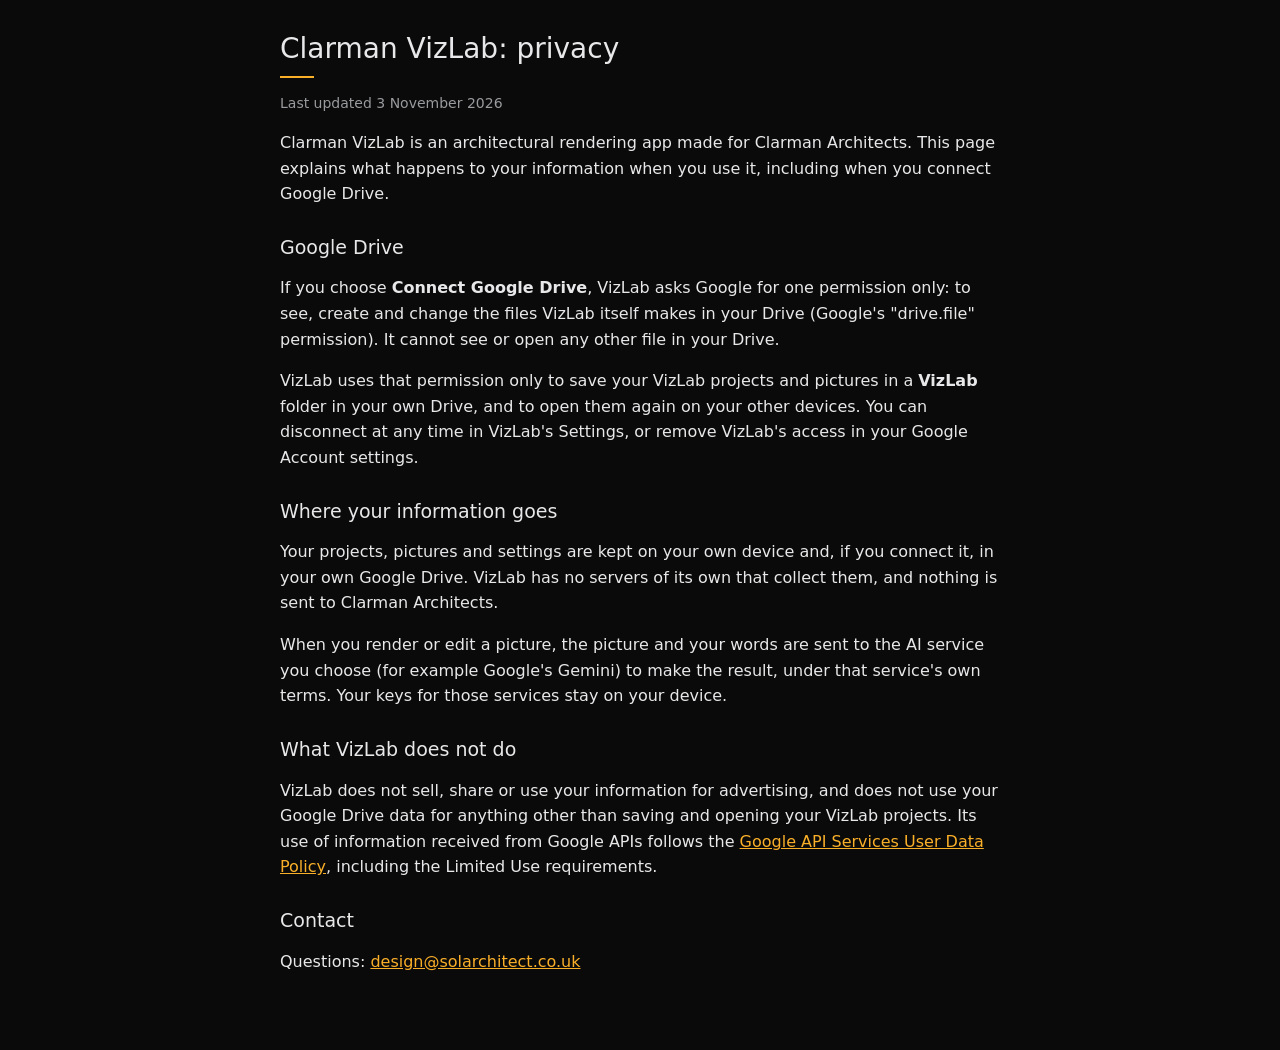
<file: privacy.html>
<!doctype html>
<html lang="en-GB">
<head>
<meta charset="utf-8">
<meta name="viewport" content="width=device-width, initial-scale=1">
<title>Clarman VizLab · Privacy</title>
<style>
  :root { color-scheme: dark; }
  body { margin: 0; background: #0a0a0a; color: #e8e8ea; font: 16px/1.6 "DM Sans", system-ui, sans-serif; }
  main { max-width: 720px; margin: 0 auto; padding: 32px 20px 60px; }
  h1 { font: 500 28px/1.2 Jost, system-ui, sans-serif; margin: 0 0 6px; }
  h1:after { content: ""; display: block; width: 34px; height: 2px; background: #FAAF29; margin-top: 10px; }
  h2 { font: 500 19px/1.3 Jost, system-ui, sans-serif; margin: 28px 0 6px; }
  a { color: #FAAF29; }
  .muted { color: #9a9b9e; font-size: 14px; }
</style>
</head>
<body>
<main>
  <h1>Clarman VizLab: privacy</h1>
  <p class="muted">Last updated 3 November 2026</p>

  <p>Clarman VizLab is an architectural rendering app made for Clarman Architects. This page explains what happens to your information when you use it, including when you connect Google Drive.</p>

  <h2>Google Drive</h2>
  <p>If you choose <b>Connect Google Drive</b>, VizLab asks Google for one permission only: to see, create and change the files VizLab itself makes in your Drive (Google's "drive.file" permission). It cannot see or open any other file in your Drive.</p>
  <p>VizLab uses that permission only to save your VizLab projects and pictures in a <b>VizLab</b> folder in your own Drive, and to open them again on your other devices. You can disconnect at any time in VizLab's Settings, or remove VizLab's access in your Google Account settings.</p>

  <h2>Where your information goes</h2>
  <p>Your projects, pictures and settings are kept on your own device and, if you connect it, in your own Google Drive. VizLab has no servers of its own that collect them, and nothing is sent to Clarman Architects.</p>
  <p>When you render or edit a picture, the picture and your words are sent to the AI service you choose (for example Google's Gemini) to make the result, under that service's own terms. Your keys for those services stay on your device.</p>

  <h2>What VizLab does not do</h2>
  <p>VizLab does not sell, share or use your information for advertising, and does not use your Google Drive data for anything other than saving and opening your VizLab projects. Its use of information received from Google APIs follows the <a href="https://developers.google.com/terms/api-services-user-data-policy">Google API Services User Data Policy</a>, including the Limited Use requirements.</p>

  <h2>Contact</h2>
  <p>Questions: <a href="mailto:design@solarchitect.co.uk">design@solarchitect.co.uk</a></p>
</main>
</body>
</html>
</file>
<file: desk.css>
/* VizLab 3.74.0: web/style.css scoped under .dk for VizLab Mobile by build_mobile.py (scopecss.py) */
.dk{
  
  --s0:#0A0A0A; --s1:#111112; --s2:#161617; --s3:#1B1B1D; --s4:#202022; --s5:#2A2A2D;
  --l1:#FFFFFF0D; --l2:#FFFFFF17; --l3:#FFFFFF29;
  --t1:#FEFEFE; --t2:#D5D7DA; --t3:#9A9BA0;
  --acc:#FAAF29 ; --acc-hi:#FFC24D; --acc-wash:#FAAF2914; --acc-line:#FAAF2966; --on-acc:#0A0A0A;
  --ok:#5fcf8a; --err:#ef6b6b; --warn:#ff9b6b; --run:var(--acc);
  --r1:5px; --r2:8px; --r3:12px; --rp:999px;
  --fs-meta:11px; --fs-ui:13px; --fs-body:14px; --fs-lead:16px; --fs-h3:20px; --fs-h2:28px;
  --e1:inset 0 1px 0 #ffffff08,0 1px 2px #0008; --e2:0 8px 24px -8px #000c; --e3:0 24px 64px -16px #000e;
  --t-press:90ms; --t-fast:140ms; --t-med:220ms; --t-slow:340ms;
  
  --bg:var(--s0); --canvas:var(--s1); --panel:var(--s2); --card:var(--s3); --panel2:var(--s4); --line:var(--l2); --line2:var(--l3);
  --text:var(--t1); --text2:var(--t2); --mute:var(--t3); --dim:#8c8d92;
  --acc2:var(--acc-hi); --accbg:#3a2a0e;
  --fs1:var(--fs-meta); --fs2:12px; --fs3:var(--fs-ui); --fs4:var(--fs-body); --fs5:var(--fs-lead); --fs6:var(--fs-h2);
  --head:"Jost","Segoe UI",system-ui,sans-serif;
  font-family:"DM Sans","Segoe UI Variable","Segoe UI",system-ui,-apple-system,Roboto,sans-serif;
  color-scheme:dark;
}
.dk *{box-sizing:border-box}
.dk [hidden]{display:none!important}
.dk,.dk{margin:0;height:100%;background:var(--bg);color:var(--text);font-size:13px;line-height:1.35}
.dk button,.dk input,.dk select,.dk textarea{font:inherit;color:inherit}
.dk svg{display:block}
.dk .app{display:grid;grid-template-columns:70px 1fr 392px;grid-template-rows:38px 1fr;height:100vh;height:100dvh}
.dk .titlebar{grid-column:1/-1;display:flex;align-items:center;gap:12px;padding:0 16px;background:var(--bg);font-size:var(--fs3);border-bottom:1px solid var(--s3)}
.dk .clogo{height:22px;width:auto;flex:none}
.dk .tdiv{width:1px;height:18px;background:var(--line2)}
.dk .tprod{font-family:var(--head);font-weight:500;font-size:14px;letter-spacing:.14em;text-transform:uppercase;color:var(--acc)}
.dk .ttitle{color:var(--text2);margin-left:4px}
.dk .pname{cursor:text;border-radius:var(--r1);padding:1px 3px}
.dk .pname:hover{background:var(--panel2)}
.dk .savestate{color:var(--dim);margin-left:8px;font-size:var(--fs2)}
.dk .tspacer{flex:1}
.dk .spend{color:var(--mute);font-size:var(--fs2);font-variant-numeric:tabular-nums}
.dk .side{background:var(--bg);display:flex;flex-direction:column;align-items:stretch;padding:6px 6px 10px;gap:2px}
.dk .side-spacer{flex:1}
.dk .sbtn{background:none;border:0;border-radius:var(--r2);padding:8px 0 7px;display:flex;flex-direction:column;align-items:center;gap:4px;color:var(--text2);cursor:pointer;font-size:var(--fs3);position:relative}
.dk .sbtn svg{width:22px;height:22px;fill:none;stroke:currentColor;stroke-width:1.6;stroke-linecap:round;stroke-linejoin:round}
.dk .sbtn:hover{background:var(--panel)}
.dk .sbtn.active{background:var(--panel2);color:var(--acc)}
.dk .sbtn.active:before{content:"";position:absolute;left:-6px;top:10px;bottom:10px;width:3px;border-radius:2px;background:var(--acc)}
.dk .center{display:flex;flex-direction:column;min-width:0;min-height:0;background:var(--canvas);border-radius:var(--r2) 0 0 0;overflow:hidden}
.dk .canvas{position:relative;flex:1;overflow:hidden;cursor:default;outline:none;touch-action:none;
  background-color:var(--canvas)}
.dk .canvas.panning{cursor:grabbing}
.dk .world{position:absolute;left:0;top:0;transform-origin:0 0;will-change:transform}
.dk .edges{position:absolute;left:0;top:0;width:1px;height:1px;overflow:visible;pointer-events:none}
.dk .edge{fill:none;stroke:var(--t3);stroke-width:1.1;opacity:.75}
.dk .edge.hl{stroke:var(--acc);opacity:1;stroke-width:1.6}
.dk .edge.tmp{stroke:var(--acc);stroke-dasharray:5 4;opacity:1}
.dk .watermark{position:absolute;left:50%;top:50%;transform:translate(-50%,-50%);font-family:var(--head);font-size:120px;font-weight:600;letter-spacing:.12em;color:#ffffff06;pointer-events:none;user-select:none}
.dk .node{position:absolute;width:180px;user-select:none;cursor:grab}
.dk .node .nimg{position:relative;width:180px;height:135px;border-radius:var(--r2);overflow:hidden;background:var(--s5);box-shadow:0 2px 10px #0006;outline:2px solid transparent;outline-offset:1px}
.dk .node .nimg img,.dk .node .nimg video{width:100%;height:100%;object-fit:cover;pointer-events:none;display:block}
.dk .node.sel .nimg{outline-color:var(--acc)}
.dk .node.dragging{cursor:grabbing}
.dk .node .cap{margin-top:6px;text-align:center;color:var(--text2);font-size:7.6px;line-height:1.3;max-height:32px;overflow:hidden}
.dk .node .cap b{display:block;font-size:9px;color:#fff;margin-bottom:2px}
.dk .node .port{position:absolute;top:61px;width:13px;height:13px;border-radius:var(--r1);background:var(--s4) url("data:image/svg+xml,%3Csvg xmlns='http://www.w3.org/2000/svg' viewBox='0 0 24 24' fill='none' stroke='%23d9dbde' stroke-width='2.4'%3E%3Crect x='4' y='5' width='16' height='14' rx='2'/%3E%3Cpath d='M4 16l5-4 4 3 3-2 4 3'/%3E%3C/svg%3E") center/9px no-repeat;border:1px solid #45474b;cursor:crosshair}
.dk .node .port.in{left:-7px}
.dk .node .port.out{right:-7px}
.dk .node .port.out:hover{border-color:var(--acc);transform:scale(1.3)}
.dk .node .nst{position:absolute;inset:0;display:grid;place-items:center;text-align:center;font-size:9px;color:var(--mute);background:var(--s4)}
.dk .node .nst.err{color:var(--err);padding:6px}
.dk .node .ntype{position:absolute;right:4px;top:4px;background:#000a;color:#fff;font-size:7px;padding:1px 4px;border-radius:var(--r1)}
.dk .node .nfav{position:absolute;left:4px;top:3px;color:var(--acc);font-size:9px}
.dk .spin{width:16px;height:16px;border-radius:50%;border:2px solid #ffffff22;border-top-color:var(--acc);animation:sp .9s linear infinite;margin:0 auto 4px}
@keyframes sp{to{transform:rotate(360deg)}}
.dk .node .prog{position:absolute;left:0;bottom:0;height:2px;background:var(--acc);animation:pr 2.2s ease-in-out infinite}
@keyframes pr{0%{width:0}60%{width:80%}100%{width:100%;opacity:0}}
.dk .group{position:absolute;border:1.5px solid var(--gc,var(--acc));border-radius:var(--r2);background:color-mix(in srgb,var(--gc,var(--acc)) 4%,transparent)}
.dk .group .ghead{position:absolute;left:-2px;bottom:100%;padding-bottom:4px;cursor:grab;user-select:none;white-space:nowrap}
.dk .group .ghead b{display:block;font-size:17px;font-weight:600;color:var(--text)}
.dk .group .ghead span{font-size:var(--fs1);color:var(--mute)}
.dk .group.sel{border-style:dashed}
.dk .selbox{position:absolute;border:1px solid var(--acc);background:#faaf2918;pointer-events:none}
.dk .empty-hint{position:absolute;left:50%;top:46%;transform:translate(-50%,-50%);text-align:center;color:var(--mute);max-width:380px;pointer-events:none}
.dk .empty-hint .linkbtn{pointer-events:auto}
.dk .empty-hint h3{color:var(--text);margin:12px 0 6px;font-weight:600;font-size:17px}
.dk .eh-icon{width:56px;height:56px;margin:auto;border:1.5px dashed var(--line2);border-radius:14px;position:relative}
.dk .eh-icon:after{content:"+";position:absolute;inset:0;display:grid;place-items:center;font-size:26px;color:var(--acc)}
.dk .linkbtn{background:none;border:0;color:var(--acc);cursor:pointer;padding:0;text-decoration:underline}
.dk .canvas.dropping{box-shadow:inset 0 0 0 2px var(--acc)}
.dk .ctools{position:absolute;right:12px;top:12px;display:flex;flex-direction:column;gap:8px}
.dk .ctool{position:relative;width:36px;height:36px;border-radius:var(--r2);background:var(--s3);border:1px solid var(--line);display:grid;place-items:center;cursor:pointer;color:var(--text2)}
.dk .ctool:hover{background:var(--s5)}
.dk .ctool svg{width:19px;height:19px;fill:none;stroke:currentColor;stroke-width:1.6;stroke-linecap:round;stroke-linejoin:round}
.dk .badge{position:absolute;right:-6px;top:-7px;min-width:17px;height:17px;border-radius:var(--r2);background:var(--acc);color:#fff;font-size:var(--fs1);display:grid;place-items:center;padding:0 4px}
.dk .queue-pop{position:absolute;right:56px;top:12px;width:280px;max-height:60%;overflow:auto;background:var(--panel);border:1px solid var(--line2);border-radius:var(--r2);padding:8px;box-shadow:0 10px 30px #0008;z-index:5}
.dk .qitem{display:flex;gap:8px;align-items:center;padding:6px;border-radius:var(--r2);font-size:var(--fs3)}
.dk .qitem:hover{background:var(--panel2)}
.dk .qitem .qs{margin-left:auto;color:var(--mute);font-size:var(--fs2)}
.dk .zoomind{position:absolute;left:12px;bottom:10px;color:var(--dim);font-size:var(--fs2)}
.dk .pbar{display:flex;gap:12px;padding:10px 12px 14px;background:var(--canvas);align-items:stretch}
.dk .pinput{flex:1;display:flex;align-items:center;gap:8px;background:var(--s3);border:1px solid var(--line);border-bottom:2px solid var(--acc);border-radius:var(--r2);padding:6px 8px 6px 10px}
.dk .pinput textarea{flex:1;background:none;border:0;outline:none;resize:none;color:var(--text);font-size:var(--fs4);line-height:1.4;max-height:120px;min-height:22px}
.dk .pbtn{width:34px;height:30px;border-radius:var(--r2);background:var(--s4);border:1px solid var(--line2);display:grid;place-items:center;cursor:pointer;color:var(--text2);flex:none}
.dk .pbtn svg{width:16px;height:16px;fill:none;stroke:currentColor;stroke-width:1.8;stroke-linecap:round;stroke-linejoin:round}
.dk .pbtn.busy svg{animation:sp 1s linear infinite}
.dk .make{min-width:114px;display:flex;align-items:center;justify-content:center;gap:8px;background:var(--s3);border:1px solid var(--line);border-radius:var(--r2);color:var(--text2);cursor:pointer;font-size:14px;flex-wrap:wrap;padding:4px 12px}
.dk .make svg{width:17px;height:17px;fill:none;stroke:currentColor;stroke-width:1.6;stroke-linecap:round;stroke-linejoin:round}
.dk .make small{width:100%;text-align:center;font-size:var(--fs1);color:var(--dim);margin-top:-4px}
.dk .make:hover{background:var(--accbg);border-color:var(--acc);color:#fff}
.dk .make:disabled{opacity:.5;cursor:wait}
.dk .rpanel{background:var(--bg);display:flex;flex-direction:column;min-height:0;padding:0 6px 0 6px}
.dk .enlarge{display:flex;align-items:center;justify-content:center;gap:8px;background:var(--panel);border:0;border-radius:var(--r2) 6px 0 0;padding:9px;cursor:pointer;color:var(--text2);font-size:var(--fs4)}
.dk .enlarge svg{width:15px;height:15px;fill:none;stroke:currentColor;stroke-width:1.7}
.dk .enlarge:hover{background:var(--panel2)}
.dk .ptabs{display:flex;background:var(--panel);margin-top:2px}
.dk .ptabs button{flex:1;background:none;border:0;padding:9px;cursor:pointer;color:var(--text2);font-size:var(--fs4);display:flex;align-items:center;justify-content:center;gap:7px}
.dk .ptabs button svg{width:15px;height:15px;fill:none;stroke:currentColor;stroke-width:1.7}
.dk .ptabs button.on{background:var(--panel2);font-weight:600}
.dk .ptabs.sub{margin-top:8px}
.dk .ptabs.inline{background:var(--panel2);border-radius:var(--r2);padding:2px;margin:0}
.dk .ptabs.inline button{padding:5px 12px;border-radius:var(--r1);font-size:var(--fs3)}
.dk .ptabs.inline button.on{background:#38393c}
.dk .preview{height:300px;background:var(--s4);display:grid;place-items:center;position:relative;overflow:hidden;flex:none}
.dk .preview img,.dk .preview video{max-width:100%;max-height:100%;object-fit:contain;display:block}
.dk .preview model-viewer{width:100%;height:100%;background:var(--s5)}
.dk .pv-empty{color:var(--mute);font-size:var(--fs3)}
.dk .pv-actions{display:flex;gap:6px;padding:6px 0;flex-wrap:wrap}
.dk .mini{background:var(--panel2);border:1px solid var(--line2);border-radius:var(--r2);padding:5px 10px;cursor:pointer;font-size:var(--fs3);color:var(--text2);white-space:nowrap}
.dk .mini:hover{background:var(--s5)}
.dk .mini.primary{background:var(--acc);border-color:var(--acc);color:var(--s0);font-weight:600}
.dk .mini.wide{width:100%;padding:8px}
.dk .mini:disabled{opacity:.4;cursor:default}
.dk .cmp{position:relative;max-width:100%;max-height:100%;display:grid;place-items:center;touch-action:none;cursor:ew-resize}
.dk .cmp img{max-width:100%;max-height:100%;user-select:none;-webkit-user-drag:none}
.dk .cmp .ctop{position:absolute;inset:0;clip-path:inset(0 0 0 50%)}
.dk .cmp .ctop img{width:100%;height:100%;object-fit:contain;max-width:none;max-height:none}
.dk .cmp .chandle{position:absolute;top:0;bottom:0;left:50%;width:2px;background:#fff;pointer-events:none}
.dk .cmp .chandle:after{content:"‹›";position:absolute;top:50%;left:50%;transform:translate(-50%,-50%);width:28px;height:28px;border-radius:50%;background:#fff;color:var(--s1);font-weight:700;display:grid;place-items:center;font-size:13px;box-shadow:0 2px 8px #0008}
.dk .cmp .ctag{position:absolute;top:8px;background:#000a;font-size:var(--fs1);padding:2px 7px;border-radius:var(--r2);pointer-events:none}
.dk .cmp .ctag.l{left:8px}
.dk .cmp .ctag.r{right:8px}
.dk .mtabs{display:flex;margin-top:8px;border-bottom:1px solid var(--line)}
.dk .mtabs button{flex:1;background:none;border:0;padding:12px 4px 10px;cursor:pointer;color:var(--text2);font-size:14px;display:flex;align-items:center;justify-content:center;gap:8px;border-bottom:2px solid transparent;margin-bottom:-1px}
.dk .mtabs button svg{width:16px;height:16px;fill:none;stroke:currentColor;stroke-width:1.7}
.dk .mtabs button.on{color:var(--acc);border-bottom-color:var(--acc);font-weight:600}
.dk .pscroll{flex:1;overflow-y:auto;min-height:0;padding:8px 0 12px}
.dk .mpane{display:none}
.dk .mpane.on{display:block}
.dk .card{background:var(--panel);border-radius:var(--r2);padding:10px 10px 12px}
.dk .tool-dd{position:relative;margin-bottom:6px}
.dk .tool-btn,.dk .tool-static{display:flex;align-items:center;gap:8px;background:var(--panel2);border:0;border-radius:var(--r2);padding:8px 10px;cursor:pointer;color:var(--text2);font-size:var(--fs4)}
.dk .tool-static{cursor:default;background:none;padding:4px 2px}
.dk .tool-btn svg,.dk .tool-static svg{width:16px;height:16px;fill:none;stroke:currentColor;stroke-width:1.7}
.dk .tool-btn .chev{width:14px;height:14px}
.dk .tool-menu{position:absolute;z-index:20;left:0;top:calc(100% + 4px);width:290px;background:var(--s4);border:1px solid var(--line2);border-radius:var(--r2);padding:4px;box-shadow:0 10px 30px #0009}
.dk .tool-menu button{display:block;width:100%;text-align:left;background:none;border:0;border-radius:var(--r2);padding:8px 10px;cursor:pointer}
.dk .tool-menu button:hover{background:var(--s5)}
.dk .tool-menu b{display:block;font-weight:600;font-size:13px}
.dk .tool-menu span{font-size:var(--fs2);color:var(--mute)}
.dk .field{display:flex;flex-direction:column;gap:5px;margin-top:10px}
.dk .field label{font-size:var(--fs3);color:var(--text2)}
.dk .g2{display:grid;grid-template-columns:1fr 1fr;gap:0 10px}
.dk select,.dk input:where(:not([type=checkbox]):not([type=range])){background:var(--panel2);border:1px solid var(--line);border-radius:var(--r1);padding:7px 8px;color:var(--text);font-size:13px;width:100%}
.dk input[type=range]{accent-color:var(--acc);width:100%}
.dk .hint{color:var(--mute);font-size:var(--fs2);margin:6px 0}
.dk .hint.pad{padding:0 20px}
.dk .eng-dd{position:relative}
.dk .eng-cur{display:flex;align-items:center;gap:8px;width:100%;background:var(--panel2);border:1px solid var(--line);border-radius:var(--r1);padding:7px 8px;cursor:pointer;text-align:left}
.dk .eng-cur .chev{width:14px;height:14px;fill:none;stroke:currentColor;stroke-width:2;margin-left:4px}
.dk .brand{width:18px;height:18px;border-radius:50%;display:grid;place-items:center;font-size:var(--fs1);font-weight:800;flex:none;background:#fff;color:#4285f4}
.dk .brand.B{color:#1664ff}
.dk .brand.F{background:var(--s1);color:#fff;border:1px solid #555}
.dk .brand.K{background:var(--s0);color:#7cf;border:1px solid #444}
.dk .brand.W{background:#5b3df5;color:#fff}
.dk .brand.T{background:#ff7a00;color:#fff}
.dk .brand.H{background:#0052d9;color:#fff}
.dk .brand.U{background:#333;color:#fff}
.dk .brand.L{background:var(--s1);color:var(--acc);border:1px solid var(--acc)}
.dk .brand.O{background:var(--s1);color:#fff;border:1px solid #10a37f}
.dk .eng-name{font-size:var(--fs4);flex:1;white-space:nowrap;overflow:hidden;text-overflow:ellipsis}
.dk .tags{display:flex;gap:3px}
.dk .tag{font-size:var(--fs1);border:1px solid #6a6d72;border-radius:var(--r2);padding:0 5px;color:var(--text2);line-height:15px}
.dk .eng-menu{position:absolute;z-index:20;left:0;right:0;top:calc(100% + 3px);background:var(--s4);border:1px solid var(--line2);border-radius:var(--r2);padding:4px;box-shadow:0 10px 30px #0009}
.dk .eng-menu button{display:flex;align-items:center;gap:8px;width:100%;background:none;border:0;border-radius:var(--r1);padding:7px;cursor:pointer;text-align:left}
.dk .eng-menu button:hover,.dk .eng-menu button.on{background:var(--s5)}
.dk .eng-menu .price{font-size:var(--fs2);color:var(--mute);margin-left:6px}
.dk .pgrid{display:grid;grid-template-columns:repeat(4,minmax(0,1fr));gap:4px;margin-top:4px}
.dk .ptile{background:var(--panel);border:1px solid transparent;border-radius:var(--r1);aspect-ratio:1/1.05;display:flex;flex-direction:column;align-items:center;justify-content:center;gap:8px;cursor:pointer;color:var(--text2);padding:6px 4px;position:relative}
.dk .ptile svg{width:56%;height:auto}
.dk .ptile span{font-size:var(--fs2);text-align:center;line-height:1.15}
.dk .ptile:hover{background:var(--s4)}
.dk .ptile.on{border-color:var(--acc);background:var(--accbg)}
.dk .ptile .del{position:absolute;right:3px;top:2px;background:none;border:0;color:var(--dim);cursor:pointer;font-size:13px;display:none}
.dk .ptile:hover .del{display:block}
.dk .ptile.add{border:1px dashed var(--line2);color:var(--mute)}
.dk .overlay{position:fixed;left:76px;top:38px;right:0;bottom:0;background:var(--bg);z-index:30;overflow:auto;border-radius:var(--r2) 0 0 0}
.dk .ov-head{display:flex;align-items:center;gap:10px;padding:18px 20px 10px;position:sticky;top:0;background:var(--bg);z-index:2;flex-wrap:wrap}
.dk .ov-head h2{margin:0 auto 0 0;font-size:20px;font-weight:600}
.dk .ov-grid{display:grid;grid-template-columns:repeat(auto-fill,minmax(210px,1fr));gap:14px;padding:6px 20px 30px}
.dk .pcard{background:var(--panel);border:1px solid var(--line);border-radius:var(--r2);overflow:hidden;cursor:pointer}
.dk .pcard:hover{border-color:var(--acc)}
.dk .pcard .pthumb{aspect-ratio:16/10;background:var(--s5) center/cover no-repeat;display:grid;place-items:center;color:var(--dim)}
.dk .pcard .pthumb img,.dk .pcard .pthumb video{width:100%;height:100%;object-fit:cover}
.dk .pcard .pinfo{padding:8px 10px;display:flex;align-items:center;gap:6px}
.dk .pcard .pinfo div{flex:1;min-width:0}
.dk .pcard .pinfo b{display:block;font-weight:600;white-space:nowrap;overflow:hidden;text-overflow:ellipsis}
.dk .pcard .pinfo span{font-size:var(--fs2);color:var(--mute)}
.dk .pcard .pinfo button{background:none;border:0;color:var(--dim);cursor:pointer;padding:3px 5px;border-radius:var(--r1)}
.dk .pcard .pinfo button:hover{color:var(--text);background:var(--panel2)}
.dk .help{max-width:760px;padding:0 20px 40px;color:var(--text2);font-size:14px;line-height:1.6}
.dk .help h3{margin-top:22px}
.dk kbd{background:var(--panel2);border:1px solid var(--line2);border-radius:var(--r1);padding:0 5px;font-size:var(--fs3)}
.dk .lightbox{position:fixed;inset:0;z-index:40;background:#0d0e0fF2;display:flex;flex-direction:column}
.dk .lb-bar{display:flex;align-items:center;gap:12px;padding:10px 14px;flex-wrap:wrap}
.dk .lb-paint{display:flex;align-items:center;gap:8px}
.dk .lb-paint label{display:flex;align-items:center;gap:6px;color:var(--mute);font-size:var(--fs3)}
.dk .lb-paint input{width:120px}
.dk .lb-stage{flex:1;min-height:0;display:grid;place-items:center;padding:10px 16px 18px;position:relative}
.dk .lb-stage>img,.dk .lb-stage>video{max-width:100%;max-height:100%;object-fit:contain}
.dk .lb-stage model-viewer{width:100%;height:100%}
.dk .lb-stage .cmp{width:100%;height:100%}
.dk .paintwrap{position:relative;max-width:100%;max-height:100%;display:grid;place-items:center}
.dk .paintwrap img{max-width:100%;max-height:calc(100vh - 90px);display:block;user-select:none;-webkit-user-drag:none}
.dk .paintwrap canvas{position:absolute;inset:0;width:100%;height:100%;opacity:.55;cursor:crosshair;touch-action:none}
.dk .ctx{position:fixed;z-index:10000;min-width:190px;background:var(--s4);border:1px solid var(--line2);border-radius:var(--r2);padding:4px;box-shadow:0 12px 30px #000a}
.dk .ctx button{display:flex;justify-content:space-between;gap:16px;width:100%;background:none;border:0;border-radius:var(--r1);padding:7px 10px;cursor:pointer;text-align:left;font-size:var(--fs3)}
.dk .ctx button:hover{background:var(--s5)}
.dk .ctx button kbd{background:none;border:0;color:var(--dim)}
.dk .ctx hr{border:0;border-top:1px solid var(--line2);margin:4px 0}
.dk .ctx .danger{color:var(--err)}
.dk .ctx .ctxgrp{align-items:center}
.dk .ctx .ctxgrp i{display:grid;place-items:center;margin-right:-4px;color:var(--dim)}
.dk .ctx .ctxgrp i svg{width:12px;height:12px;fill:none;stroke:currentColor;stroke-width:2.2}
.dk .ctx .ctxgrp.on{background:var(--s5)}
.dk .ctx .ctxgrp.on i{color:var(--acc)}
.dk .ctxsub{position:absolute;width:max-content;min-width:190px;max-width:min(340px,calc(100vw - 16px));max-height:calc(100vh - 16px);overflow-y:auto;background:var(--s4);border:1px solid var(--line2);border-radius:var(--r2);padding:4px;box-shadow:0 12px 30px #000a;animation:pop .14s var(--e-out);transform-origin:top left}
.dk .ctx button:focus-visible{outline:none;background:var(--s5);box-shadow:inset 2px 0 0 var(--acc)}
@media (pointer:coarse){.dk .ctx button{padding:10px 12px}}
.dk dialog{border:1px solid var(--line2);border-radius:var(--r3);background:var(--panel);color:var(--text);padding:0;width:min(440px,92vw)}
.dk dialog::backdrop{background:#000a}
.dk .dlg{padding:18px;display:grid;gap:12px}
.dk .dlg h3{margin:0}
.dk .fl{display:flex;flex-direction:column;gap:5px;font-size:var(--fs3);color:var(--mute)}
.dk .chk{display:flex;gap:8px;align-items:center}
.dk .row{display:flex;gap:8px;align-items:center}
.dk .row.end{justify-content:flex-end}
.dk .toasts{position:fixed;left:50%;bottom:90px;transform:translateX(-50%);z-index:10001;display:flex;flex-direction:column;align-items:center;gap:6px;width:max-content;max-width:min(640px,calc(100vw - 32px));pointer-events:none}
.dk .toast{pointer-events:auto;display:flex;align-items:center;gap:10px;background:var(--s4);border:1px solid var(--line2);padding:7px 8px 7px 16px;border-radius:var(--r2);box-shadow:0 10px 30px #0009;max-width:100%;font-size:13px}
.dk .toast.err{border-color:var(--err)}
.dk .toast .tmsg{flex:1;min-width:0;line-height:1.4}
.dk .toast .tact{flex:none;background:none;border:1px solid var(--acc);color:var(--acc);border-radius:var(--r1);padding:3px 10px;font-size:var(--fs3);font-weight:600;cursor:pointer}
.dk .toast .tact:hover{background:var(--acc);color:var(--s0)}
.dk .toast .tx{flex:none;width:22px;height:22px;display:grid;place-items:center;background:none;border:0;border-radius:var(--r1);color:var(--mute);font-size:16px;line-height:1;cursor:pointer;opacity:.7}
.dk .toast .tx:hover{opacity:1;color:var(--text);background:#ffffff14}
.dk .toast.err .tx{opacity:1}
.dk .queue-pop .qhead{margin:10px 6px 4px;font:600 11px/1 var(--head);letter-spacing:.12em;text-transform:uppercase;color:var(--acc)}
.dk .queue-pop .qhead:first-child{margin-top:4px}
.dk .qmsg{display:flex;gap:8px;padding:4px 6px;font-size:var(--fs3);line-height:1.35;color:var(--text2)}
.dk .qmsg time{flex:none;color:var(--dim);font-size:var(--fs2);font-variant-numeric:tabular-nums;padding-top:1px}
.dk .qmsg.err span{color:var(--err)}
.dk #confirmModal .mbox{width:min(400px,94vw)}
.dk #confirmModal .row{flex-wrap:wrap}
.dk #cfmText{white-space:pre-line;line-height:1.45}
.dk #cfmText:empty{display:none}
.dk .mini.primary.danger{background:var(--err);--fc:var(--err)}
.dk .mini.primary.danger:hover{background:#ff8585}
.dk .su-only,.dk .su-inline,.dk .su-block{display:none!important}
body.su .dk .su-only{display:grid!important}
body.su .dk .su-inline{display:inline!important}
body.su .dk .su-block{display:block!important}
body.su .dk .pv-actions .su-only{display:inline-block!important}
@media (max-width:900px){.dk,.dk{height:auto}
.dk .app{grid-template-columns:1fr;grid-template-rows:auto auto auto auto;height:auto;min-height:100dvh}
.dk .titlebar{padding:6px 12px}
.dk .side{flex-direction:row;padding:4px 8px;gap:2px;overflow-x:auto;position:sticky;top:0;z-index:10}
.dk .side-spacer{display:none}
.dk .sbtn{flex:1;padding:6px 4px;font-size:var(--fs2);min-width:58px}
.dk .sbtn.active:before{left:12px;right:12px;top:auto;bottom:-2px;width:auto;height:3px}
.dk .center{border-radius:0;height:62dvh}
.dk .rpanel{padding:0 8px 16px}
.dk .pscroll{overflow:visible}
.dk .preview{height:220px}
.dk .overlay{left:0;top:0;border-radius:0}
.dk .pbar{gap:8px;padding:8px}
.dk .make{min-width:86px}
.dk .watermark{font-size:60px}}
.dk .node.pend .nimg{background:var(--s0)}
.dk .node .phicon{position:absolute;inset:0;display:grid;place-items:center}
.dk .node .phicon svg{width:34px;height:34px;fill:#fff;stroke:none}
.dk .node .phicon .spin{position:absolute;bottom:10px;left:50%;margin-left:-8px}
.dk .node .port.in.multi{top:auto}
.dk .node .brush{position:absolute;inset:0;display:grid;place-items:center;background:#0004;pointer-events:none}
.dk .node .brush svg{width:40px;height:40px;fill:#fff;stroke:none;filter:drop-shadow(0 2px 4px #0008)}
.dk .node .brush small{position:absolute;bottom:8px;width:100%;text-align:center;font-size:8px;color:#eee}
.dk .edge.pending{stroke-dasharray:5 4}
.dk .group .gfoot{position:absolute;left:50%;top:100%;transform:translateX(-50%);display:flex;gap:6px;padding-top:6px}
.dk .group .gfoot button{background:none;border:0;color:var(--text2);cursor:pointer;padding:2px;opacity:.8}
.dk .group .gfoot button:hover{opacity:1}
.dk .group .gfoot svg{width:14px;height:14px;fill:none;stroke:currentColor;stroke-width:1.8}
.dk .group.locked .gfoot .lk{color:var(--gc,var(--acc));opacity:1}
.dk .gpal{position:absolute;z-index:6;display:flex;gap:5px;background:var(--s4);border:1px solid var(--line2);border-radius:var(--r2);padding:6px}
.dk .gpal button{width:18px;height:18px;border-radius:50%;border:2px solid #fff3;cursor:pointer}
.dk .slot{position:relative;min-height:0}
.dk .center>.slot{flex:1;display:flex;flex-direction:column}
.dk .center>.slot>.canvas{flex:1}
.dk #pvSlot{height:320px;flex:none;display:flex;flex-direction:column;margin-top:2px}
.dk #pvSlot>.canvas{flex:1;border-radius:var(--r1)}
.dk .viewer{display:flex;flex-direction:column;flex:1;min-height:0;position:relative;background:var(--panel)}
.dk .vtabs{margin-top:0}
.dk .vstage{flex:1;min-height:0;background:var(--s4);display:grid;place-items:center;position:relative;overflow:hidden}
.dk .vstage>img,.dk .vstage>video{max-width:100%;max-height:100%;object-fit:contain;display:block}
.dk .vstage model-viewer{width:100%;height:100%;background:var(--s5)}
.dk .vstage .cmp{max-width:100%;max-height:100%}
.dk .vstage .cmp img{max-height:100%}
.dk .vinfo{position:absolute;right:8px;bottom:6px;font-size:var(--fs1);color:var(--text2);text-shadow:0 1px 2px #000;pointer-events:none;text-align:right;line-height:1.3}
.dk .dtools{display:flex;align-items:center;gap:3px;padding:5px 6px;background:var(--panel);border-bottom:1px solid var(--line);flex-wrap:wrap}
.dk .dtools button{width:30px;height:28px;border-radius:var(--r1);background:none;border:1px solid transparent;color:var(--text2);cursor:pointer;display:grid;place-items:center}
.dk .dtools button:hover{background:var(--panel2)}
.dk .dtools button.on{background:var(--panel2);border-color:var(--line2)}
.dk .dtools svg{width:16px;height:16px;fill:none;stroke:currentColor;stroke-width:1.7;stroke-linecap:round;stroke-linejoin:round}
.dk .dtools .colorbtn{width:auto;padding:0 6px;display:flex;gap:5px}
.dk .dtools .dot{width:12px;height:12px;border-radius:50%;background:#ff2d2d;border:1px solid #fff5}
.dk .dtools small{font-size:var(--fs1);color:var(--mute)}
.dk .dpop{position:absolute;z-index:8;left:120px;top:72px;background:var(--s4);border:1px solid var(--line2);border-radius:var(--r2);padding:8px;box-shadow:0 10px 30px #0009;width:200px}
.dk .dpop .sw{display:flex;gap:6px;flex-wrap:wrap;margin-bottom:8px}
.dk .dpop .sw button{width:20px;height:20px;border-radius:50%;border:2px solid #fff3;cursor:pointer}
.dk .dpop .sw button.on{border-color:#fff}
.dk .dstage{position:relative;max-width:100%;max-height:100%;touch-action:none}
.dk .dstage canvas{display:block;max-width:100%;max-height:100%}
.dk .dstage.t-pen,.dk .dstage.t-area,.dk .dstage.t-arrow{cursor:crosshair}
.dk .dstage.t-select{cursor:default}
.dk .dtext{position:absolute;z-index:5;background:var(--s3);border:1.5px solid var(--acc);color:#fff;border-radius:var(--r2);padding:4px 8px;font-size:13px;outline:none;min-width:120px}
.dk .layers{position:absolute;right:6px;top:74px;width:230px;max-height:calc(100% - 80px);overflow:auto;background:var(--s3);border:1px solid var(--line2);border-radius:var(--r2);box-shadow:0 10px 30px #0009;z-index:7;padding:4px}
.dk .lrow{display:flex;align-items:center;gap:6px;padding:5px;border-radius:var(--r1);font-size:var(--fs3);cursor:pointer}
.dk .lrow:hover{background:var(--s4)}
.dk .lrow.on{background:#33363a}
.dk .lrow .lt{width:34px;height:24px;border-radius:var(--r1);background:var(--s4) center/cover;flex:none;border:1px solid var(--line2)}
.dk .lrow .ln{flex:1;white-space:nowrap;overflow:hidden;text-overflow:ellipsis}
.dk .lrow button{background:none;border:0;color:var(--mute);cursor:pointer;padding:2px;font-size:var(--fs3)}
.dk .lrow button:hover{color:var(--text)}
.dk .lrow .eye.off{opacity:.35}
.dk .lfoot{display:flex;gap:4px;justify-content:flex-end;border-top:1px solid var(--line);padding:4px 2px 0;margin-top:4px}
.dk .nodechip{display:flex;align-items:center;gap:4px;background:var(--accbg);border:1px solid var(--acc);color:#ffeccc;border-radius:var(--r1);padding:2px 7px;font-size:var(--fs2);cursor:pointer;flex:none;align-self:flex-start;margin-top:2px}
.dk .nodechip svg{width:12px;height:12px;fill:none;stroke:currentColor;stroke-width:2}
.dk .makewrap{display:flex;flex-direction:column;align-items:stretch;gap:3px}
.dk .make{min-height:40px}
.dk .make.ready{background:var(--acc);border-color:var(--acc);color:var(--s0)}
.dk .make.ready:hover{background:var(--acc-hi);color:var(--s0)}
.dk .make.ready svg{stroke:var(--s0)}
.dk .mcost{display:flex;align-items:center;justify-content:flex-end;gap:4px;font-size:var(--fs2);color:var(--mute)}
.dk .mcost svg{width:13px;height:13px;fill:none;stroke:currentColor;stroke-width:1.6}
.dk .make small{display:none}
body.noprompt .dk .pinput{display:none}
body.noprompt .dk .makewrap{flex:1}
.dk .inputs{display:flex;gap:6px;flex-wrap:wrap;margin-top:10px}
.dk .inputs .ith{position:relative;width:54px;height:40px;border-radius:var(--r1);background:var(--s4) center/cover;border:1px solid var(--line2)}
.dk .inputs .ith span{position:absolute;left:2px;bottom:1px;font-size:8.5px;background:#000a;padding:0 3px;border-radius:2px}
.dk .inputs:empty{display:none}
.dk .chk{display:flex;gap:8px;align-items:center;font-size:var(--fs3);color:var(--text2)}
.dk .chk input{accent-color:var(--acc);width:15px;height:15px}
.dk .mt{margin-top:10px}
.dk .ptile .cfgb{position:absolute;right:5px;top:5px;width:12px;height:10px;border:1.5px solid currentColor;border-radius:2px;opacity:.8}
.dk .overlay{padding-bottom:30px}
.dk .sect{margin:0 20px 12px}
.dk .sect summary{display:flex;align-items:center;gap:8px;cursor:pointer;font-size:15px;font-weight:600;padding:8px 0;list-style:none}
.dk .sect summary svg{width:18px;height:18px;fill:none;stroke:currentColor;stroke-width:1.7}
.dk .sect .ov-grid{padding:6px 0 10px}
.dk .hstrip{display:flex;align-items:center;gap:14px;margin:0 20px 14px;padding:12px 14px;background:var(--panel);border-radius:var(--r2)}
.dk .hstrip .mini{display:flex;align-items:center;gap:6px}
.dk .hstrip svg{width:15px;height:15px;fill:none;stroke:currentColor;stroke-width:1.7}
.dk .hstrip select{width:150px}
.dk .hgrid{display:grid;grid-template-columns:repeat(7,1fr);gap:10px;padding:0 20px}
.dk .hcard{position:relative;aspect-ratio:1;border-radius:var(--r2);overflow:hidden;background:var(--s5);cursor:pointer}
.dk .hcard img,.dk .hcard video{width:100%;height:100%;object-fit:cover;display:block}
.dk .hcard .htime{position:absolute;left:6px;bottom:5px;font-size:var(--fs1);color:#fff;text-shadow:0 1px 3px #000;display:flex;gap:4px;align-items:center}
.dk .hcard .hov{position:absolute;inset:0;background:linear-gradient(#000b,#0000 35%,#0000 60%,#000d);opacity:0;transition:opacity .15s;display:flex;flex-direction:column;justify-content:space-between;padding:6px}
.dk .hcard:hover .hov,.dk .hcard:focus-within .hov{opacity:1}
.dk .hcard .htop{display:flex;gap:4px;justify-content:flex-end}
.dk .hcard .htop button{background:#000a;border:1px solid #fff3;color:#fff;border-radius:var(--r1);padding:3px 7px;cursor:pointer;font-size:var(--fs2)}
.dk .hcard .htop .use{margin-right:auto;background:var(--acc);border-color:var(--acc);color:var(--s0);font-weight:600}
.dk .hcard .hbot{font-size:var(--fs1);color:#ddd;line-height:1.25}
.dk .hcard .hbot b{display:block;color:#fff;font-size:var(--fs2)}
.dk .center-row{display:flex;justify-content:center;padding:16px}
.dk .stats{display:grid;grid-template-columns:repeat(4,1fr);gap:10px;margin:0 20px 14px}
.dk .stat{background:var(--panel);border-radius:var(--r2);padding:12px 14px}
.dk .stat span{font-size:var(--fs2);color:var(--mute)}
.dk .stat b{display:block;font-size:22px;font-weight:600;margin-top:4px}
.dk .acct-grid{display:grid;grid-template-columns:repeat(2,1fr);gap:10px;margin:0 20px}
.dk .acard{background:var(--panel);border-radius:var(--r2);padding:12px 14px}
.dk .acard h3{margin:0 0 8px;font-size:14px}
.dk .acard a.mini{display:inline-block;text-decoration:none}
.dk .brow{display:flex;align-items:center;gap:8px;font-size:var(--fs3);margin:5px 0}
.dk .brow .bl{width:120px;color:var(--text2);white-space:nowrap;overflow:hidden;text-overflow:ellipsis}
.dk .brow .bb{flex:1;height:8px;background:var(--s4);border-radius:var(--r1);overflow:hidden}
.dk .brow .bb i{display:block;height:100%;background:var(--acc)}
.dk .brow .bv{width:80px;text-align:right;color:var(--mute);font-variant-numeric:tabular-nums}
.dk .settings{max-width:760px;margin:0 20px}
.dk .settings h3{font-size:13px;text-transform:uppercase;letter-spacing:.06em;color:var(--mute);margin:20px 0 8px}
.dk .srow{display:flex;align-items:center;justify-content:space-between;gap:12px;background:var(--panel);border-radius:var(--r2);padding:12px 14px;margin-bottom:6px}
.dk .srow.col{flex-direction:column;align-items:stretch}
.dk .srow b{display:block;font-weight:600;margin-bottom:2px}
.dk .srow .hint{display:block;margin:0}
.dk .switch{position:relative;width:38px;height:22px;flex:none}
.dk .switch input{opacity:0;width:0;height:0}
.dk .switch span{position:absolute;inset:0;background:var(--s4);border-radius:11px;cursor:pointer;transition:.15s}
.dk .switch span:before{content:"";position:absolute;width:16px;height:16px;left:3px;top:3px;background:#fff;border-radius:50%;transition:.15s}
.dk .switch input:checked+span{background:var(--acc)}
.dk .switch input:checked+span:before{transform:translateX(16px)}
.dk .modal{position:fixed;inset:0;z-index:55;background:#0009;display:grid;place-items:center}
.dk .modal.dark{background:#0d0e0ff2}
.dk .mbox{position:relative;background:var(--s3);border:1px solid var(--line2);border-radius:var(--r3);padding:18px 20px;box-shadow:0 20px 50px #000a;max-width:94vw}
.dk .mbox.small{width:320px}
.dk .mbox h3{margin:0 0 10px}
.dk .mclose{position:absolute;right:10px;top:8px;background:none;border:0;color:var(--mute);font-size:22px;cursor:pointer;z-index:2}
.dk .cfg{width:min(640px,94vw)}
.dk .cfg-cards{display:flex;gap:12px;justify-content:center;flex-wrap:wrap}
.dk .ccard{position:relative;width:150px;border-radius:var(--r2);background:var(--s4);border:1px solid var(--line2);padding:10px;text-align:center;cursor:pointer}
.dk .ccard:hover{border-color:var(--acc)}
.dk .ccard .cv{font-weight:600;font-size:14px;color:#fff;text-transform:capitalize}
.dk .ccard .ci{width:70px;height:70px;margin:8px auto;color:var(--text2)}
.dk .ccard .ci svg{width:100%;height:100%}
.dk .ccard .cc{font-size:var(--fs1);letter-spacing:.08em;color:var(--mute)}
.dk .copts{position:absolute;z-index:3;left:0;right:0;top:100%;margin-top:4px;background:var(--s4);border:1px solid var(--line2);border-radius:var(--r2);padding:4px;max-height:220px;overflow:auto;box-shadow:0 10px 30px #000a}
.dk .copts button{display:block;width:100%;text-align:left;background:none;border:0;border-radius:var(--r1);padding:6px 8px;cursor:pointer;text-transform:capitalize}
.dk .copts button:hover,.dk .copts button.on{background:var(--s5)}
.dk .cfg-sentence{text-align:center;color:var(--text2);margin:16px 0}
.dk .cfg-sentence b{color:var(--acc2);font-weight:600}
.dk .fs-stage{width:100vw;height:100vh;display:grid;place-items:center;padding:30px}
.dk .fs-stage img,.dk .fs-stage video{max-width:100%;max-height:100%;object-fit:contain}
.dk .fs-stage model-viewer{width:100%;height:100%}
@media (max-width:900px){.dk #pvSlot{height:260px}
.dk .hgrid{grid-template-columns:repeat(3,1fr)}
.dk .stats{grid-template-columns:repeat(2,1fr)}
.dk .acct-grid{grid-template-columns:1fr}
.dk .layers{top:auto;bottom:6px}}
.dk .tag.gtag{border-color:#4285f4;color:#a8c7fa}
.dk .adv{margin-top:14px}
.dk .adv summary{cursor:pointer;color:var(--mute);font-size:var(--fs3);padding:6px 0}
.dk{--e-out:cubic-bezier(.22,1,.36,1);--e-spring:cubic-bezier(.34,1.56,.64,1);--e-io:cubic-bezier(.65,0,.35,1);
  --glow:0 0 0 1.5px var(--acc2),0 0 18px 2px #faaf2970,0 0 44px 8px #faaf2926}
.dk button{transition:background-color var(--t-fast),border-color var(--t-fast),color var(--t-fast),opacity var(--t-fast),transform var(--t-fast) var(--e-out),box-shadow var(--t-med)}
.dk button:active:not(:disabled){transform:scale(.96)}
.dk select,.dk input:not([type=checkbox]):not([type=range]),.dk textarea{transition:border-color var(--t-med),box-shadow var(--t-med),background-color var(--t-med)}
.dk select:focus,.dk input:where(:not([type=checkbox]):not([type=range])):focus{outline:none;border-color:var(--acc);box-shadow:0 0 0 3px #faaf2926}
@keyframes fade{from{opacity:0}}
@keyframes fadeUp{from{opacity:0;transform:translateY(8px)}}
@keyframes pop{from{opacity:0;transform:translateY(-5px) scale(.97)}}
@keyframes modalIn{from{opacity:0;transform:translateY(14px) scale(.94)}}
@keyframes shimmer{to{background-position:-250% 0}}
.dk .node .nimg{border-radius:var(--r2);transition:box-shadow var(--t-med) var(--e-out),transform .3s var(--e-out)}
.dk .node:hover .nimg{transform:translateY(-2px);box-shadow:0 10px 24px #0009}
.dk .node.sel .nimg{outline-color:transparent;box-shadow:var(--glow)}
.dk .node.sel.selin .nimg{animation:selIn .45s var(--e-out) both;animation-delay:var(--d-sel,0ms)}
@keyframes selIn{0%{box-shadow:0 0 0 0 #ffc65a00,0 0 0 0 #faaf2900}45%{box-shadow:0 0 0 3px var(--acc2),0 0 34px 8px #faaf2988}}
.dk .node.lift .nimg{transform:scale(1.035) translateY(-3px);box-shadow:var(--glow),0 22px 44px #000b}
.dk .node.lift{z-index:3}
.dk .node.enter{animation:nodeIn .55s var(--e-spring) both;animation-delay:var(--d-enter,0ms)}
@keyframes nodeIn{from{opacity:0;transform:translateY(12px) scale(.7)}}
.dk .node.reveal .nimg img{animation:reveal 1s var(--e-out) both;animation-delay:var(--d-reveal,0ms)}
.dk .node.reveal .nimg{animation:flash 1.3s var(--e-out) both;animation-delay:var(--d-reveal,0ms)}
@keyframes reveal{from{opacity:0;filter:blur(16px) saturate(.3) brightness(1.4);transform:scale(1.12)}}
@keyframes flash{0%{box-shadow:0 0 0 2px var(--acc2),0 0 50px 14px #ffc65a99}}
.dk .node .cap{transition:color var(--t-med)}
.dk .node.sel .cap b{color:var(--acc2)}
.dk .node.pend .nimg{background:var(--s0);outline:0}
.dk .node.pend .nimg:before{content:"";position:absolute;left:50%;top:50%;width:150%;aspect-ratio:1;translate:-50% -50%;background:conic-gradient(from 0deg,transparent 0 62%,var(--acc)82%,#fff1cf 88%,transparent 92%);animation:sp 2.2s linear infinite}
.dk .node.pend .nimg:after{content:"";position:absolute;inset:2px;border-radius:var(--r2);background:linear-gradient(105deg,var(--s0)35%,var(--s3)50%,var(--s0)65%) 0 0/250% 100%;animation:shimmer 1.8s linear infinite}
.dk .node.pend .phicon{z-index:2}
.dk .node.pend .phicon svg{animation:breathe 2.4s ease-in-out infinite}
@keyframes breathe{50%{opacity:.55;transform:scale(.92)}}
.dk .node .prog{display:none}
.dk .node .port{transition:transform var(--t-fast) var(--e-out),border-color var(--t-fast),background-color var(--t-fast)}
.dk .node .port.in:hover{border-color:var(--acc)}
.dk .edge{transition:stroke var(--t-med),opacity var(--t-med),stroke-width var(--t-med)}
.dk .edge.pending{stroke:var(--acc);opacity:.95;stroke-dasharray:5 7;animation:flow .7s linear infinite}
@keyframes flow{to{stroke-dashoffset:-12}}
.dk .edge.enter{stroke-dasharray:var(--len) var(--len);animation:drawIn .7s var(--e-out) both;animation-delay:var(--d-edge,0ms)}
@keyframes drawIn{from{stroke-dashoffset:var(--len)}to{stroke-dashoffset:0}}
.dk .group{transition:border-color var(--t-med),background-color var(--t-med)}
.dk .selbox{animation:fade .12s ease;border-radius:var(--r1)}
.dk .eh-icon{animation:float 3.2s ease-in-out infinite}
@keyframes float{50%{transform:translateY(-6px)}}
.dk .empty-hint{animation:fadeUp .6s var(--e-out) both}
.dk .canvas.dropping{box-shadow:inset 0 0 0 2px var(--acc),inset 0 0 60px #faaf2922;transition:box-shadow .2s}
.dk .hero{position:absolute;inset:0;z-index:9;display:grid;place-items:center;background:radial-gradient(ellipse at center,#0b0c0dd9 30%,#0b0c0d99);backdrop-filter:blur(4px);animation:fade .35s ease both;cursor:pointer;transition:background .45s,backdrop-filter .45s}
.dk .hero-card{height:84%;max-width:78%;display:flex;flex-direction:column;align-items:center;justify-content:center;gap:16px;min-height:0}
.dk .hero-card img{max-width:100%;max-height:calc(100% - 78px);min-height:0;object-fit:contain;border-radius:14px;box-shadow:0 0 0 2px var(--acc2),0 0 70px 10px #faaf2950;animation:heroIn .7s var(--e-spring) both;will-change:transform}
@keyframes heroIn{from{opacity:0;transform:scale(.82) translateY(20px);filter:blur(10px)}}
.dk .hero-cap{text-align:center;animation:fadeUp .55s .18s var(--e-out) both;transition:opacity .2s}
.dk .hero-cap b{display:block;font-size:24px;font-weight:600;color:#fff}
.dk .hero-cap span{display:block;color:var(--t2);font-size:var(--fs-lead);max-width:620px;margin-top:4px}
.dk .hero.out{background:transparent;backdrop-filter:none;pointer-events:none}
.dk .hero.out .hero-cap{opacity:0}
.dk .ctx,.dk .tool-menu,.dk .eng-menu,.dk .queue-pop,.dk .dpop,.dk .copts,.dk .gpal,.dk .adjpop{animation:pop .18s var(--e-out);transform-origin:top left}
.dk .layers{animation:pop .2s var(--e-out);transform-origin:top right}
.dk .ctx button,.dk .tool-menu button,.dk .eng-menu button,.dk .copts button{transition:background-color .1s}
.dk .modal{animation:fade .2s ease}
.dk .modal .mbox{animation:modalIn .38s var(--e-spring)}
.dk .modal.dark .fs-stage>*{animation:modalIn .45s var(--e-out)}
.dk .overlay{animation:fadeUp .32s var(--e-out)}
.dk .ov-grid>*,.dk .hgrid>*{animation:fadeUp .4s var(--e-out) both}
.dk .pcard,.dk .hcard{transition:border-color var(--t-med),transform .3s var(--e-out),box-shadow .3s}
.dk .pcard:hover,.dk .hcard:hover{transform:translateY(-3px);box-shadow:0 14px 30px #0009}
.dk .toast{animation:toastIn .42s var(--e-spring)}
.dk .toast.out{animation:toastOut .22s ease forwards}
@keyframes toastIn{from{opacity:0;transform:translateY(18px) scale(.94)}}
@keyframes toastOut{to{opacity:0;transform:translateY(10px) scale(.97)}}
.dk .ccard{transition:border-color .2s,transform .25s var(--e-out)}
.dk .ccard:hover{transform:translateY(-3px)}
.dk .ptabs,.dk .mtabs{position:relative}
.dk .ptabs>button,.dk .mtabs>button{position:relative;z-index:1}
.dk .tabind{position:absolute;left:0;pointer-events:none;transition:transform .38s var(--e-out),width .38s var(--e-out),opacity .2s}
.dk .ptabs .tabind{top:0;background:var(--panel2)}
.dk .ptabs>button.on{background:none}
.dk .mtabs .tabind{bottom:-1px;height:2px;background:var(--acc);border-radius:2px;box-shadow:0 0 10px #faaf2999}
.dk .mtabs>button.on{border-bottom-color:transparent}
.dk .mtabs>button,.dk .ptabs>button{transition:color .25s}
.dk .mpane.on{animation:fadeUp .3s var(--e-out)}
.dk .sbtn.active:before{animation:barIn .35s var(--e-spring)}
@keyframes barIn{from{transform:scaleY(0)}}
.dk .sbtn svg{transition:transform .3s var(--e-out)}
.dk .sbtn:hover svg{transform:translateY(-1px) scale(1.06)}
.dk .pinput{transition:box-shadow .3s,border-color .3s}
.dk .pinput:focus-within{box-shadow:0 8px 28px -12px var(--acc),0 0 0 1px #faaf2940}
.dk .pinput textarea{transition:height .18s var(--e-out)}
.dk .make,.dk .mini.primary{position:relative;overflow:hidden}
.dk .make{transition:background-color .28s,border-color .28s,color .28s,box-shadow .4s,transform .14s var(--e-out)}
.dk .make.ready{box-shadow:0 8px 26px -8px #faaf29bb}
.dk .make.pop{animation:readyPop .55s var(--e-spring)}
@keyframes readyPop{35%{transform:scale(1.07)}}
.dk .make svg{transition:transform .3s var(--e-out)}
.dk .make.ready:hover svg{transform:rotate(-12deg) scale(1.1)}
.dk .ripple{position:absolute;border-radius:50%;background:#ffffff70;pointer-events:none;transform:scale(0);animation:ripple .6s var(--e-out) forwards}
@keyframes ripple{to{transform:scale(1);opacity:0}}
.dk .nodechip{animation:pop .25s var(--e-out)}
.dk .ptile{transition:background-color .15s,border-color .2s,transform .25s var(--e-out)}
.dk .ptile:hover{transform:translateY(-2px)}
.dk .ptile>span:first-child{transition:transform .3s var(--e-out)}
.dk .ptile:hover>span:first-child{transform:scale(1.08)}
.dk .ptile.lit{animation:tileOn .45s var(--e-spring)}
@keyframes tileOn{40%{transform:scale(1.06)}}
.dk .pgrid.stagger .ptile{animation:fadeUp .4s var(--e-out) both;animation-delay:calc(var(--i,0) * 14ms)}
.dk .inputs .ith{animation:pop .25s var(--e-out) both}
.dk .vstage>img,.dk .vstage>video,.dk .vstage>.cmp,.dk .vstage>model-viewer{animation:fade .35s var(--e-out)}
.dk .cmp .chandle:after{transition:transform .2s var(--e-out)}
.dk .cmp:active .chandle:after{transform:translate(-50%,-50%) scale(1.15)}
.dk #viewer{view-transition-name:vl-viewer}
.dk #canvas{view-transition-name:vl-canvas}
.dk ::view-transition-group(vl-viewer),.dk ::view-transition-group(vl-canvas){animation-duration:.5s;animation-timing-function:cubic-bezier(.22,1,.36,1)}
.dk ::view-transition-old(vl-viewer),.dk ::view-transition-new(vl-viewer),.dk ::view-transition-old(vl-canvas),.dk ::view-transition-new(vl-canvas){height:100%;object-fit:cover}
.dk .dsep{width:1px;height:18px;background:var(--line2);margin:0 3px;flex:none}
.dk .dtools button:disabled{opacity:.35}
.dk .dopts{display:flex;align-items:center;gap:14px;padding:5px 8px;background:var(--s3);border-bottom:1px solid var(--line);flex-wrap:wrap;animation:fadeUp .25s var(--e-out)}
.dk .dopt{display:flex;align-items:center;gap:7px;font-size:var(--fs2);color:var(--text2);white-space:nowrap}
.dk .dopt input{width:92px}
.dk .dopt output{min-width:40px;color:var(--mute);font-variant-numeric:tabular-nums;font-size:var(--fs2)}
.dk .dopts .mini{padding:3px 9px;font-size:var(--fs2)}
.dk .dopts .mini:disabled{opacity:.4;cursor:default}
.dk .vstage.drawing{background:repeating-conic-gradient(var(--s5)0 25%,#313235 0 50%) 0 0/20px 20px}
.dk .dstage{transform-origin:0 0;will-change:transform}
.dk .dstage .dover{position:absolute;left:0;top:0;width:100%;height:100%;pointer-events:none}
.dk .dstage canvas:first-child{box-shadow:0 10px 40px #000a}
.dk .dstage.t-rsel,.dk .dstage.t-lasso,.dk .dstage.t-poly{cursor:crosshair}
.dk .dstage.t-bsel{cursor:none}
.dk .dstage.t-pan{cursor:grab}
.dk .dstage.panning{cursor:grabbing}
.dk .aipop{left:auto;right:252px;top:74px;width:270px;display:flex;flex-direction:column;gap:8px}
.dk .aipop b{font-size:var(--fs3)}
.dk .adjpop{position:absolute;z-index:9;right:252px;top:74px;width:256px;background:var(--s4);border:1px solid var(--line2);border-radius:var(--r2);padding:10px 12px 12px;box-shadow:0 14px 34px #000a}
.dk .viewer.opts .layers,.dk .viewer.opts .adjpop,.dk .viewer.opts .aipop{top:108px}
.dk .adjhead{display:flex;align-items:center;justify-content:space-between}
.dk .adjhead b{font-size:13px}
.dk .adjrow{display:grid;grid-template-columns:1fr auto;gap:3px 8px;font-size:var(--fs3);color:var(--text2);margin:10px 0 0}
.dk .adjrow input{grid-column:1/-1}
.dk .adjrow output{color:var(--mute);font-variant-numeric:tabular-nums}
.dk .adjrow input.hue{-webkit-appearance:none;appearance:none;height:6px;border-radius:var(--r1);background:linear-gradient(90deg,#f00,#ff0,#0f0,#0ff,#00f,#f0f,#f00);margin:6px 0}
.dk .adjrow input.hue::-webkit-slider-thumb{-webkit-appearance:none;width:14px;height:14px;border-radius:50%;background:#fff;box-shadow:0 1px 4px #000a;cursor:pointer}
.dk .lx{background:none;border:0;color:var(--mute);font-size:18px;cursor:pointer;line-height:1;padding:0 4px}
.dk .lx:hover{color:var(--text)}
.dk .layers{width:240px;padding:0;display:flex;flex-direction:column}
.dk .lhead{display:flex;align-items:center;justify-content:space-between;padding:7px 8px 6px 11px;border-bottom:1px solid var(--line)}
.dk .lhead b{font-size:var(--fs3);letter-spacing:.02em}
.dk .llist{padding:4px;overflow:auto;min-height:0;flex:1}
.dk .lrow{position:relative;gap:5px;padding:4px 5px;transition:background-color .15s,box-shadow .15s,opacity .15s}
.dk .lrow.new{animation:fadeUp .35s var(--e-out)}
.dk .lrow .eye{width:20px;display:grid;place-items:center;padding:0}
.dk .lrow .eye svg{width:14px;height:14px;fill:none;stroke:currentColor;stroke-width:1.8;stroke-linecap:round}
.dk .lrow .eye.off{opacity:.5}
.dk .lrow .lt{width:30px;height:24px;display:grid;place-items:center;font-size:13px;color:var(--text2);background-size:cover;background-position:center;position:relative;overflow:hidden}
.dk .lrow .lt svg{width:15px;height:15px;fill:none;stroke:currentColor;stroke-width:1.6}
.dk .lrow .lm{width:24px;height:24px;border-radius:var(--r1);background:#000 center/cover no-repeat;border:1px solid var(--line2);flex:none;cursor:pointer;transition:border-color .15s,transform .2s var(--e-out)}
.dk .lrow .lm:hover{border-color:var(--acc);transform:scale(1.08)}
.dk .lrow .lm.shown{border-color:#ff5a5a}
.dk .lrow .ln{display:flex;flex-direction:column;line-height:1.2;min-width:0}
.dk .lrow .ln b{font-weight:500;font-size:var(--fs2);overflow:hidden;text-overflow:ellipsis;white-space:nowrap}
.dk .lrow .ln small{font-size:var(--fs1);color:var(--mute);overflow:hidden;text-overflow:ellipsis;white-space:nowrap}
.dk .lrow .lmenu{opacity:0;font-size:15px;padding:0 3px}
.dk .lrow:hover .lmenu,.dk .lrow.on .lmenu{opacity:1}
.dk .lrow .lock{font-size:var(--fs1);opacity:.6}
.dk .lrow.base{cursor:default}
.dk .lrow.busy .lt{background:var(--s0)}
.dk .lrow.busy .lt:after{content:"";position:absolute;inset:0;background:linear-gradient(105deg,transparent 30%,#faaf2988 50%,transparent 70%) 0 0/250% 100%;animation:shimmer 1.2s linear infinite}
.dk .lrow.busy .ln small{color:var(--acc2)}
.dk .lrow.err .ln small,.dk .lrow.err .lt{color:var(--err)}
.dk .lrow.dragging{opacity:.35}
.dk .lrow.dropabove{box-shadow:inset 0 2px 0 var(--acc)}
.dk .lrow.dropbelow{box-shadow:inset 0 -2px 0 var(--acc)}
.dk .lfoot{padding:5px 6px 6px;margin:0;gap:5px}
.dk .lfoot .mini{padding:4px 9px}
.dk .lfoot .mini:disabled{opacity:.4;cursor:default}
.dk .areachip{background:#3a2a0e;border-color:var(--acc2);color:#fff1cf;cursor:default}
.dk .areachip svg{stroke-width:1.8}
.dk .pwrap{flex:1;position:relative;display:flex;min-width:0;align-self:stretch;align-items:center}
.dk .pwrap textarea{position:relative;z-index:1;padding:2px 0;margin:0;width:100%;overflow-y:auto}
.dk .pmirror{position:absolute;left:0;right:0;top:0;padding:2px 0;font-size:var(--fs4);line-height:1.4;white-space:pre-wrap;overflow-wrap:break-word;word-break:normal;color:transparent;overflow:hidden;pointer-events:none;max-height:120px}
.dk .pmirror mark{color:transparent;border-radius:var(--r1)}
.dk .pmirror mark.ral{background:linear-gradient(to top,var(--c) 0 4px,#ffffff80 4px 5px,color-mix(in srgb,var(--c) 30%,var(--l1)) 5px);box-shadow:0 0 0 1px #ffffff33}
.dk .pmirror mark.hole{background:#f5a52433;box-shadow:inset 0 -2px 0 var(--acc)}
.dk .pclear,.dk .pundo{opacity:.75}
.dk .pclear:hover,.dk .pundo:hover{opacity:1}
.dk .ptile .mixn{position:absolute;left:5px;top:4px;min-width:16px;height:16px;border-radius:var(--r2);background:var(--acc);color:var(--s0);font-size:var(--fs1);font-weight:700;display:grid;place-items:center;padding:0 4px;animation:pop .25s var(--e-spring)}
.dk .ctx button:disabled{opacity:.38;cursor:default}
.dk .ctx button:disabled:hover{background:none}
.dk .fillbox{width:min(600px,94vw)}
.dk .fill-sentence{background:var(--s3);border:1px solid var(--line);border-radius:var(--r2);padding:12px 14px;line-height:1.65;color:var(--text2);margin:4px 0 14px;font-size:var(--fs4)}
.dk .fill-sentence b{font-weight:600;border-radius:var(--r1);padding:0 4px;transition:background-color .2s,color .2s}
.dk .fill-sentence b.hole{color:var(--acc);background:#f5a5241f}
.dk .fill-sentence b.on{color:var(--acc2);background:#faaf291f}
.dk .fill-sentence b.on[style]{box-shadow:inset 0 -3px 0 var(--c)}
.dk .fill-sentence .drop{opacity:.45}
.dk .fill-fields{display:grid;grid-template-columns:1fr 1fr;gap:10px 14px;margin-bottom:16px}
.dk .fillf{display:flex;flex-direction:column;gap:5px;font-size:var(--fs3);color:var(--text2);text-transform:capitalize}
.dk .fillf select,.dk .fillf input{text-transform:none}
.dk .fillral{display:flex;align-items:center;gap:8px;background:var(--panel2);border:1px solid var(--line);border-radius:var(--r1);padding:7px 8px;cursor:pointer;text-align:left;font-size:13px;color:var(--text)}
.dk .fillral i{width:16px;height:16px;border-radius:var(--r1);border:1px solid #fff4;flex:none}
.dk .ralpop{position:fixed;z-index:70;width:372px;max-width:94vw;background:var(--s3);border:1px solid var(--line2);border-radius:var(--r3);padding:10px 12px 8px;box-shadow:0 18px 50px #000c;animation:pop .2s var(--e-out);display:flex;flex-direction:column;gap:8px}
.dk .ralhead{display:flex;align-items:center;justify-content:space-between}
.dk .ralhead b{font-size:13px}
.dk .ralgroups{display:flex;flex-wrap:wrap;gap:4px}
.dk .ralgroups button{background:var(--panel2);border:1px solid var(--line2);border-radius:var(--r3);padding:2px 9px 2px 7px;font-size:var(--fs2);cursor:pointer;color:var(--text2);display:flex;align-items:center;gap:5px}
.dk .ralgroups button[style]:before{content:"";width:9px;height:9px;border-radius:50%;background:var(--c);border:1px solid #fff3}
.dk .ralgroups button.on{border-color:var(--acc);color:#fff;background:var(--accbg)}
.dk .ralgrid{display:grid;grid-template-columns:repeat(7,1fr);gap:5px;max-height:236px;overflow:auto;padding:2px}
.dk .ralsw,.dk .ralrecent .ralsw{background:none;border:0;padding:0;cursor:pointer;display:flex;flex-direction:column;align-items:center;gap:2px;color:#bfc2c6;font-size:var(--fs1);font-variant-numeric:tabular-nums}
.dk .ralsw i{width:100%;aspect-ratio:1.25;border-radius:var(--r1);background:var(--c);border:1px solid #ffffff22;transition:transform .18s var(--e-out),box-shadow .18s}
.dk .ralsw:hover i{transform:scale(1.12);box-shadow:0 0 0 2px #fff,0 6px 14px #0009}
.dk .ralsw:hover{color:#fff}
.dk .ralrecent{display:grid;grid-template-columns:auto repeat(9,1fr);gap:4px;align-items:center}
.dk .ralrecent small{color:var(--mute);font-size:var(--fs1);margin-right:4px}
.dk .ralrecent .ralsw span{display:none}
.dk .ralname{font-size:var(--fs3);color:var(--text2);min-height:17px}
.dk .ralname span{color:var(--mute);margin-left:6px;font-size:var(--fs2)}
.dk .ralnote{margin:0;font-size:var(--fs1)}
.dk .ralsearch{font-size:var(--fs3)!important}
.dk .node .nmeta{position:absolute;left:50%;top:calc(100% + 4px);translate:-50% 0;display:flex;flex-direction:column;align-items:center;gap:1px;background:#0d0e0fe6;border:1px solid var(--line2);border-radius:var(--r2);padding:4px 8px;font-size:8px;color:var(--text2);white-space:nowrap;opacity:0;transform:translateY(-4px);transition:opacity .2s,transform .25s var(--e-out);pointer-events:none;z-index:4}
.dk .node:hover .nmeta{opacity:1;transform:none}
.dk .node:hover{z-index:5}
.dk .node .ncmp{position:absolute;left:4px;bottom:4px;width:16px;height:16px;border-radius:50%;background:var(--acc);color:var(--s0);font-size:9px;font-weight:800;display:grid;place-items:center;box-shadow:0 2px 6px #0008}
.dk .mstats{position:absolute;left:8px;top:8px;background:#000a;border-radius:var(--r2);padding:5px 8px;font-size:var(--fs1);line-height:1.45;color:var(--text2);pointer-events:none;font-variant-numeric:tabular-nums;animation:fade .3s}
.dk .vstage model-viewer{--poster-color:transparent}
.dk .splatbox{position:absolute;inset:0;display:grid;place-items:center;background:radial-gradient(ellipse at center,var(--s3),var(--s2))}
.dk .splatbox canvas{display:block;width:100%!important;height:100%!important}
.dk .splatbar{position:absolute;left:8px;bottom:6px;display:flex;align-items:center;gap:10px;z-index:2}
.dk .splatbar .hint{margin:0;text-shadow:0 1px 2px #000}
body.bridge .dk #tCapture{display:grid!important}
body.bridge .dk #tCapture:after{content:"";position:absolute;right:4px;top:4px;width:7px;height:7px;border-radius:50%;background:var(--ok);box-shadow:0 0 6px var(--ok)}
.dk .sustate{display:inline-flex;align-items:center;gap:6px;font-size:var(--fs2);color:var(--mute)}
.dk .sustate:before{content:"";width:8px;height:8px;border-radius:50%;background:var(--acc);box-shadow:0 0 6px #e0a33a88}
.dk .sustate.on{color:var(--ok)}
.dk .sustate.on:before{background:var(--ok);box-shadow:0 0 6px var(--ok)}
.dk .srow b.okdot,.dk .okdot{display:inline;color:var(--ok);font-weight:400;margin:0}
.dk .sendbox{width:min(480px,94vw)}
.dk .hint.warn{color:var(--acc)}
.dk .hint.warn:empty{display:none}
.dk h1,.dk h2,.dk h3,.dk .ov-head h2,.dk .mbox h3,.dk .empty-hint h3,.dk .hero-cap b,.dk .acard h3,.dk .settings h3,.dk .adjhead b,.dk .ralhead b,.dk .lhead b,.dk .mtabs button,.dk .ptabs button,.dk .enlarge,.dk .make,.dk .tool-btn,.dk .tool-static,.dk .sbtn span,.dk .stat b{font-family:var(--head)}
.dk .mtabs button,.dk .ptabs button,.dk .enlarge{letter-spacing:.02em}
.dk .make{font-weight:500;letter-spacing:.04em}
.dk .ov-head h2{font-size:26px;font-weight:500;letter-spacing:.01em}
.dk .ov-head h2:after{content:"";display:block;width:34px;height:2px;background:var(--acc);margin-top:7px}
.dk .settings h3{font-weight:500;letter-spacing:.16em;color:var(--acc)}
.dk .stat b{font-weight:500}
.dk .hero-cap b{font-weight:500;letter-spacing:.01em}
.dk .sbtn{font-size:var(--fs2);color:var(--text2)}
.dk .mini,.dk .make,.dk .pinput,.dk .card,.dk .ctool,.dk .eng-cur,.dk .tool-btn,.dk select,.dk input:where(:not([type=checkbox]):not([type=range])),.dk .ctx,.dk .tool-menu,.dk .eng-menu,.dk .queue-pop,.dk .dpop,.dk .copts,.dk .mbox,.dk .layers,.dk .adjpop,.dk .ralpop,.dk .toast,.dk .pcard,.dk .stat,.dk .acard,.dk .srow,.dk .hstrip,.dk .ccard,.dk .fill-sentence,.dk .fillral{border-radius:var(--r1)}
.dk .node .nimg,.dk .hcard,.dk .ptile{border-radius:var(--r2)}
.dk .enlarge{border-radius:var(--r1) 3px 0 0}
.dk .center{border-radius:var(--r2) 0 0 0}
.dk .group{border-radius:var(--r2)}
.dk .canvas{background-image:linear-gradient(#ffffff07 1px,transparent 1px),linear-gradient(90deg,#ffffff07 1px,transparent 1px);background-size:48px 48px}
.dk .canvas.dropping{background-color:#141311}
.dk .make,.dk .mini.primary{overflow:visible!important;border-color:transparent!important;--fc:#ffffff4d;--ov:6px}
.dk .mini.primary{--fc:var(--acc);--ov:4px}
.dk .make:before,.dk .make:after,.dk .mini.primary:before,.dk .mini.primary:after{content:"";position:absolute;pointer-events:none;transition:left .35s var(--e-out),right .35s var(--e-out),top .35s var(--e-out),bottom .35s var(--e-out),border-color .3s}
.dk .make:before,.dk .mini.primary:before{left:calc(-1 * var(--ov));right:calc(-1 * var(--ov));top:-1px;bottom:-1px;border-top:1px solid var(--fc);border-bottom:1px solid var(--fc)}
.dk .make:after,.dk .mini.primary:after{top:calc(-1 * var(--ov));bottom:calc(-1 * var(--ov));left:-1px;right:-1px;border-left:1px solid var(--fc);border-right:1px solid var(--fc)}
.dk .make:hover:not(:disabled),.dk .make.ready{--fc:var(--acc)}
.dk .make:hover:not(:disabled),.dk .mini.primary:hover{--ov:10px}
.dk .make{background:var(--s1)}
.dk .make:hover{background:#1c1609;color:#fff}
.dk .make.ready{background:var(--acc);color:var(--s0);box-shadow:0 10px 30px -12px #faaf29aa}
.dk .make.ready:hover{background:var(--acc-hi);color:var(--s0)}
.dk .make.ready svg{stroke:var(--s0)}
.dk .mini.primary{color:var(--s0);font-weight:600}
.dk .mini.primary:hover{background:var(--acc-hi)}
.dk .mini.primary:disabled:hover{background:var(--acc);--ov:4px}
.dk .rip{position:absolute;inset:0;overflow:hidden;border-radius:inherit;pointer-events:none}
.dk .pinput{border-bottom-color:var(--acc)}
.dk .nodechip{color:#ffe6b8}
.dk .badge{color:var(--s0);font-weight:700}
.dk .tag.gtag{border-color:#faaf2999;color:#ffd58a}
.dk .edge.hl{stroke:var(--acc)}
.dk .sbtn.active{background:#1a1610}
.dk .empty-hint h3{font-weight:500;font-size:20px}
.dk .eh-icon{border-color:var(--acc-line)}
.dk .ptile .pick{position:absolute;right:4px;top:4px;width:16px;height:16px;border:1.5px solid #ffffff66;border-radius:var(--r1);background:#0a0a0acc;display:grid;place-items:center;opacity:0;transition:opacity .15s,background-color .15s,border-color .15s;cursor:pointer;z-index:2}
.dk .ptile .pick svg{width:11px;height:11px;fill:none;stroke:var(--s0);stroke-width:2.4;stroke-linecap:round;stroke-linejoin:round;opacity:0}
.dk .ptile:hover .pick,.dk .pgrid.multi .pick,.dk .ptile .pick.on{opacity:1}
.dk .ptile .pick:hover{border-color:var(--acc)}
.dk .ptile .pick.on{background:var(--acc);border-color:var(--acc)}
.dk .ptile .pick.on svg{opacity:1}
.dk .ptile .cfgb{top:auto;bottom:5px}
.dk .ptile .del{right:auto;left:3px;top:auto;bottom:2px}
.dk .pgrid.multi{box-shadow:inset 0 0 0 1px #faaf2933;border-radius:var(--r1)}
.dk .canvas.grab{cursor:grab}
.dk .canvas.grab.panning{cursor:grabbing}
.dk .pgrid .gridnote{grid-column:1/-1;margin:4px 2px 6px}
.dk .pgrid .psec{grid-column:1/-1;display:flex;align-items:center;gap:8px;margin:10px 2px 3px;font:600 11px/1 var(--head);letter-spacing:.12em;text-transform:uppercase;color:var(--acc)}
.dk .pgrid .psec:after{content:"";flex:1;height:1px;background:linear-gradient(90deg,#faaf2944,transparent)}
.dk .pgrid .psec:first-child,.dk .pgrid .gridnote+.psec{margin-top:2px}
.dk #presetTabs>button{padding:9px 4px;gap:4px;font-size:var(--fs3)}
.dk .ptabs.sub>button{font-size:var(--fs3);padding:9px 6px;gap:5px}
.dk .g3{display:grid;grid-template-columns:repeat(3,1fr);gap:0 12px}
.dk .g3 .field{margin-top:0}
.dk .logoprev{display:grid;grid-template-columns:1fr 1fr;gap:10px;margin-top:12px}
.dk .logoprev img{width:100%;aspect-ratio:16/9;border-radius:var(--r1);border:1px solid var(--line2);background:#000;display:block}
body.nomotion .dk *,body.nomotion .dk *:before,body.nomotion .dk *:after{animation-duration:1ms!important;animation-delay:0ms!important;transition-duration:1ms!important}
.dk .settings .steps{margin:6px 0 4px 18px;padding:0;display:grid;gap:4px}
.dk .settings .selmini{background:var(--s4);border:1px solid var(--line2);color:var(--text);border-radius:var(--r2);padding:6px 8px;max-width:260px}
.dk .settings .links-note{margin:0 0 6px}
.dk .settings .steps b{display:inline}
.dk .cadbox{width:min(980px,94vw)}
.dk .cadprev{background:#fff;border-radius:var(--r2);overflow:auto;max-height:56vh;margin:8px 0;display:grid;place-items:center}
.dk .cadprev canvas{max-width:100%;height:auto;display:block}
.dk .e3box{width:min(1040px,95vw);max-height:92vh;overflow:auto}
.dk .e3list{display:grid;gap:10px;margin:8px 0}
.dk .e3row{display:grid;grid-template-columns:minmax(0,1fr) 230px;gap:12px;align-items:start;background:var(--s1);border:1px solid var(--line2);border-radius:var(--r2);padding:8px}
.dk .e3prev{width:100%;height:auto;max-height:260px;object-fit:contain;background:#fff;border-radius:var(--r2)}
.dk .e3opts{display:grid;gap:6px}
.dk .r3box{width:min(460px,94vw)}
.dk .rcbox{width:min(1040px,96vw)}
.dk .rcstage{position:relative;display:grid;place-items:center;margin:8px 0;background:var(--s1);border-radius:var(--r2);padding:6px}
.dk #rcCanvas{max-width:100%;cursor:crosshair;touch-action:none}
.dk #rcLoupe{position:absolute;right:10px;top:10px;width:180px;height:180px;border:2px solid var(--acc);border-radius:var(--r2);background:#000;pointer-events:none}
.dk .r3box .fl{margin-top:6px}
.dk .ttools select{max-width:190px;background:var(--panel2);color:var(--text2);border:1px solid var(--line2);border-radius:var(--r1);padding:3px 6px;font-size:var(--fs2)}
.dk #topts .dopt input{width:110px}
.dk .thint{color:var(--mute);font-size:var(--fs2)}
.dk .tpad{position:absolute;inset:0;display:grid;place-items:center;overflow:hidden;touch-action:none;cursor:none}
.dk .tpad.tpan{cursor:grab}
.dk .tpad.panning{cursor:grabbing}
.dk .tstage canvas{display:block;box-shadow:0 10px 40px #000a}
.dk .tring{position:absolute;left:0;top:0;border:1.5px solid #fff;border-radius:50%;transform:translate(-50%,-50%);pointer-events:none;box-shadow:0 0 0 1px #0009;display:grid;place-items:center}
.dk .tring>div{border:1px dashed #ffffffa0;border-radius:50%}
.dk [data-nav=pan],.dk [data-nav=pan] *{cursor:grab!important}
.dk .navpanning,.dk .navpanning *{cursor:grabbing!important}
.dk [data-nav=zoomin],.dk [data-nav=zoomin] *{cursor:zoom-in!important}
.dk [data-nav=zoomout],.dk [data-nav=zoomout] *{cursor:zoom-out!important}
.dk #presetTabs{flex-wrap:wrap}
.dk #presetTabs>button{flex:1 0 auto;padding:8px 8px}
.dk .ptile{--tilebg:var(--panel);gap:6px}
.dk .ptile:hover{--tilebg:var(--s4)}
.dk .ptile .picon{width:64%;display:block;color:var(--text)}
.dk .ptile .picon svg{width:100%;height:auto;display:block}
.dk #world.moving{will-change:transform}
.dk .lookrow{display:flex;gap:6px;margin:4px 0 2px;flex-wrap:wrap}
.dk .lookrow .mini{flex:1;display:flex;align-items:center;justify-content:center;gap:6px;padding:7px 8px;font-size:var(--fs3)}
.dk .lookrow svg{width:14px;height:14px;fill:none;stroke:currentColor;stroke-width:1.8}
.dk .lookbtn.on{border-color:var(--acc);color:var(--acc);background:var(--accbg)}
.dk .lookchip{border-color:var(--acc)!important;color:var(--acc)!important}
.dk .lookbox,.dk .batchbox{width:min(560px,94vw)}
.dk .lookbox .fl,.dk .batchbox .fl{margin-top:10px}
.dk .lookbox input:not([type=checkbox]),.dk .lookbox select,.dk .batchbox select{width:100%}
.dk .lookref{display:flex;gap:12px;align-items:flex-start}
.dk .lookref img,.dk .lookempty{width:150px;aspect-ratio:4/3;object-fit:cover;border-radius:var(--r2);border:1px solid var(--line2);flex:none}
.dk .lookempty{display:grid;place-items:center;font-size:var(--fs2);color:var(--mute)}
.dk .lookrefbtns{display:flex;flex-direction:column;gap:6px;align-items:flex-start}
.dk .lookrefbtns .hint{margin:0}
.dk .batchlist{max-height:min(42vh,360px);overflow:auto;border:1px solid var(--line);border-radius:var(--r2);padding:6px 10px;margin-top:8px}
.dk .batchitem{padding:4px 0}
.dk .batchitem .bname{flex:1}
.dk .bst{font-size:var(--fs2);color:var(--mute)}
.dk .bst.run{color:var(--acc)}
.dk .bst.ok{color:var(--ok)}
.dk .bst.bad{color:var(--err)}
.dk .batchall{gap:6px;margin-top:8px}
.dk .batchsum{margin-top:10px;font-size:var(--fs3);color:var(--text2);display:grid;gap:3px}
.dk .batchsum .warn{color:var(--warn)}
.dk .refbox{width:min(640px,95vw);max-height:92vh;overflow:auto}
.dk .refpics{display:grid;grid-template-columns:1fr 1fr;gap:12px;margin-top:10px}
.dk .refpic{display:flex;flex-direction:column;gap:6px;font-size:var(--fs3)}
.dk .refpic img,.dk .refpic .lookempty{width:100%;height:120px;object-fit:cover;border-radius:var(--r2);border:1px solid var(--line2)}
.dk .refpic .lookempty{padding:8px;text-align:center;font-size:var(--fs2)}
.dk .refchips{display:flex;flex-wrap:wrap;gap:6px}
.dk .refchip{background:var(--panel2);border:1px solid var(--line2);color:var(--text2);border-radius:var(--rp);padding:6px 11px;font-size:var(--fs3);cursor:pointer}
.dk .refchip.on{background:var(--accbg);border-color:var(--acc);color:var(--acc)}
.dk .refbox .fl{margin-top:10px}
.dk .refbox input{width:100%}
.dk .refgo{align-items:flex-end;gap:10px;margin-top:4px}
.dk .refgo .fl{flex:1}
.dk #refOut{width:100%;margin-top:6px;font-size:var(--fs3);line-height:1.45;resize:vertical}
.dk .refwait{position:relative;margin-top:6px}
.dk .refwait #refOut{margin-top:0}
.dk .refbusy{display:none;position:absolute;inset:0;border-radius:var(--r2);overflow:hidden;place-items:center;align-content:center;gap:10px;background:var(--s0)}
.dk .refwait.busy .refbusy{display:grid}
.dk .refbusy:before{content:"";position:absolute;left:50%;top:50%;width:150%;aspect-ratio:1;translate:-50% -50%;background:conic-gradient(from 0deg,transparent 0 62%,var(--acc)82%,#fff1cf 88%,transparent 92%);animation:sp 2.2s linear infinite}
.dk .refbusy:after{content:"";position:absolute;inset:2px;border-radius:var(--r2);background:linear-gradient(105deg,var(--s0)35%,var(--s3)50%,var(--s0)65%) 0 0/250% 100%;animation:shimmer 1.8s linear infinite}
.dk .refbusy>*{position:relative;z-index:1}
.dk .refbusy .phicon{position:relative;width:34px;height:34px;color:var(--text2);margin:0 auto}
.dk .refbusy .phicon svg{width:100%;height:100%;fill:currentColor;animation:breathe 2.4s ease-in-out infinite}
.dk .refbusylabel{font-size:var(--fs3);color:var(--text2);text-align:center;animation:fade .3s ease}
.dk .refsteps{display:flex;gap:6px;justify-content:center}
.dk .refsteps i{width:6px;height:6px;border-radius:50%;background:#ffffff30;transition:background .3s}
.dk .refsteps i.on{background:var(--acc)}
.dk .refpic.scan img{position:relative}
.dk .refpic.scan{position:relative}
.dk .refpic.scan:after{content:"";position:absolute;left:0;right:0;top:22px;height:120px;pointer-events:none;border-radius:var(--r2);background:linear-gradient(180deg,transparent 0,#faaf2955 48%,#fff1cf 50%,#faaf2955 52%,transparent 100%) 0 0/100% 40% no-repeat;animation:refscan 1.6s ease-in-out infinite alternate}
@keyframes refscan{from{background-position:0 -40%}to{background-position:0 140%}}
.dk .ctool:disabled{opacity:.3;cursor:default}
.dk .node .nfold{position:absolute;left:calc(100% - 13px);top:110px;z-index:3;min-width:24px;height:22px;padding:0 6px;border-radius:11px;border:1px solid var(--line2);background:var(--s4);color:var(--text2);font:600 12px var(--head,inherit);cursor:pointer;opacity:0;transition:opacity .15s,background-color .15s}
.dk .node:hover .nfold,.dk .node.sel .nfold{opacity:1}
.dk .node .nfold:hover{background:var(--s5);border-color:var(--acc)}
.dk .node .nfold.shut{opacity:1;background:var(--acc);color:var(--s0);border-color:var(--acc);box-shadow:0 0 0 3px #faaf2933}
.dk .node.dim{opacity:.18;filter:grayscale(1);transition:opacity .2s}
.dk .minimap{position:absolute;right:12px;bottom:12px;z-index:6;width:220px;height:140px;border-radius:var(--r2);background:#0c0c0dcc;border:1px solid var(--line2);box-shadow:0 8px 24px #0008;cursor:crosshair;backdrop-filter:blur(4px)}
.dk .findbar{position:absolute;left:50%;top:12px;transform:translateX(-50%);z-index:7;display:flex;align-items:center;gap:4px;background:#18181aee;border:1px solid var(--line2);border-radius:var(--r2);padding:5px 6px 5px 10px;box-shadow:0 10px 30px #000a;animation:fadeUp .2s var(--e-out)}
.dk .findbar input{width:min(320px,40vw);background:none;border:0;outline:0;color:var(--text2);font-size:13px}
.dk .findbar .ficon svg,.dk .findbar button svg{width:15px;height:15px;fill:none;stroke:currentColor;stroke-width:1.9;stroke-linecap:round;stroke-linejoin:round}
.dk .findbar .ficon{color:var(--mute);display:grid}
.dk .findbar .fcount{font-size:var(--fs2);color:var(--mute);min-width:64px;text-align:right;padding-right:4px}
.dk .findbar button{width:28px;height:26px;display:grid;place-items:center;background:none;border:0;border-radius:var(--r2);color:var(--text2);cursor:pointer}
.dk .findbar button:hover{background:var(--panel2)}
.dk .ctool.on{color:var(--acc)}
.dk .psearch{position:relative;margin:8px 0 2px}
.dk .psearch svg{position:absolute;left:10px;top:50%;translate:0 -50%;width:15px;height:15px;fill:none;stroke:var(--mute);stroke-width:1.9;stroke-linecap:round;pointer-events:none}
.dk .psearch input{width:100%;box-sizing:border-box;padding:8px 10px 8px 32px;border-radius:var(--r2);background:var(--panel);border:1px solid var(--line2);color:var(--text2);font-size:var(--fs3)}
.dk .psearch input:focus{border-color:var(--acc);outline:0}
.dk .ptile .pfav{position:absolute;left:4px;bottom:3px;z-index:2;font-size:14px;line-height:1;color:#ffffff88;opacity:0;transition:opacity .15s,transform .15s;cursor:pointer;padding:2px}
.dk .ptile:hover .pfav{opacity:1}
.dk .ptile .pfav:hover{transform:scale(1.2);color:#fff}
.dk .ptile .pfav.on{opacity:1;color:var(--acc)}
.dk .psec.fav{color:var(--acc)}
.dk .cmdbtn{display:flex;align-items:center;gap:8px;min-width:min(340px,34vw);padding:5px 8px 5px 10px;border-radius:var(--r2);background:#ffffff0a;border:1px solid var(--line2);color:var(--mute);font-size:var(--fs3);cursor:pointer;-webkit-app-region:no-drag;transition:border-color .15s,background-color .15s}
.dk .cmdbtn:hover{border-color:var(--acc);color:var(--text2);background:#ffffff10}
.dk .cmdbtn svg{width:14px;height:14px;fill:none;stroke:currentColor;stroke-width:1.9;stroke-linecap:round}
.dk .cmdbtn span{flex:1;text-align:left;white-space:nowrap;overflow:hidden;text-overflow:ellipsis}
.dk .cmdbtn kbd,.dk .cmdk kbd{font:600 11px var(--head,inherit);padding:2px 5px;border-radius:var(--r1);border:1px solid var(--line2);background:var(--l1);color:var(--text2)}
.dk .cmdk{position:fixed;inset:0;z-index:10050;background:#0008;display:flex;justify-content:center;align-items:flex-start;padding-top:12vh;animation:fade .15s ease;backdrop-filter:blur(2px)}
.dk .cmdbox{width:min(640px,94vw);background:var(--s3);border:1px solid var(--line2);border-radius:14px;box-shadow:0 30px 80px #000c;overflow:hidden;animation:modalIn .3s var(--e-spring)}
.dk .cmdin{display:flex;align-items:center;gap:10px;padding:12px 14px;border-bottom:1px solid var(--line)}
.dk .cmdin svg{width:18px;height:18px;fill:none;stroke:var(--acc);stroke-width:2;stroke-linecap:round;display:block}
.dk .cmdin input{flex:1;background:none;border:0;outline:0;color:var(--text);font-size:15px}
.dk .cmdlist{max-height:min(52vh,460px);overflow:auto;padding:6px}
.dk .cmdhead{font:600 11px var(--head,inherit);letter-spacing:.08em;text-transform:uppercase;color:var(--acc);padding:8px 10px 4px}
.dk .cmdrow{display:flex;align-items:center;gap:12px;width:100%;padding:7px 10px;border:0;border-radius:var(--r2);background:none;color:var(--text2);text-align:left;cursor:pointer}
.dk .cmdrow.on{background:#ffffff12;box-shadow:inset 3px 0 0 var(--acc)}
.dk .cmdic{width:30px;height:30px;flex:none;display:grid;place-items:center;border-radius:var(--r2);background:#ffffff0a;color:var(--text);overflow:hidden;--tilebg:var(--s4)}
.dk .cmdic svg{width:22px;height:22px}
.dk .cmdic>svg[viewBox="0 0 24 24"]{width:15px;height:15px;fill:none;stroke:var(--mute);stroke-width:2;stroke-linecap:round}
.dk .cmdic img{width:100%;height:100%;object-fit:cover}
.dk .cmdtx{flex:1;min-width:0;display:flex;flex-direction:column}
.dk .cmdtx b{font-weight:600;font-size:13px;white-space:nowrap;overflow:hidden;text-overflow:ellipsis}
.dk .cmdtx small{font-size:var(--fs2);color:var(--mute);white-space:nowrap;overflow:hidden;text-overflow:ellipsis}
.dk .cmdkind{font-size:var(--fs2);color:var(--mute);flex:none}
.dk .cmdempty{padding:18px;color:var(--mute);font-size:var(--fs3);text-align:center}
.dk .cmdfoot{display:flex;gap:16px;padding:8px 14px;border-top:1px solid var(--line);font-size:var(--fs2);color:var(--mute)}
.dk .cmdfoot kbd{margin-right:3px}
.dk .node .nrej{position:absolute;left:calc(100% - 30px);top:136px;z-index:3;white-space:nowrap;padding:2px 8px;border-radius:var(--r2);border:1px dashed #ffffff55;background:var(--s4);color:var(--text2);font-size:var(--fs1);cursor:pointer}
.dk .node .nrej:hover{border-color:var(--acc);color:#fff}
.dk .review{position:fixed;inset:0;z-index:10040;background:#070708f5;display:grid;grid-template-rows:auto 1fr auto auto;animation:fade .2s ease}
.dk .rvtop{display:flex;align-items:center;gap:16px;padding:12px 18px;border-bottom:1px solid #ffffff12}
.dk .rvinfo{flex:1;min-width:0;display:flex;flex-direction:column;gap:2px}
.dk .rvinfo b{font:600 15px var(--head,inherit);color:var(--text)}
.dk .rvcount{font-size:var(--fs3);color:var(--acc)}
.dk .rvprompt{font-size:var(--fs2);color:var(--mute);white-space:nowrap;overflow:hidden;text-overflow:ellipsis}
.dk .rvtools{display:flex;align-items:center;gap:6px;flex-wrap:wrap}
.dk .rvtools>button{padding:7px 11px;border-radius:var(--r2);border:1px solid var(--line2);background:#ffffff0a;color:var(--text2);font-size:var(--fs3);cursor:pointer}
.dk .rvtools>button:hover{border-color:var(--acc)}
.dk .rvtools>button:disabled{opacity:.35;cursor:default}
.dk .rvfav.on{color:#ff6b8b!important;border-color:#ff6b8b!important}
.dk .rvrej.on{color:var(--err)!important;border-color:var(--err)!important}
.dk .rvclose{font-size:20px!important;padding:2px 12px!important}
.dk .rvstage{position:relative;display:grid;grid-template-columns:auto 1fr auto;align-items:center;min-height:0;padding:10px}
.dk .rvpics{position:relative;height:100%;min-height:0;display:grid;place-items:center}
.dk .rvimg{grid-area:1/1;max-width:100%;max-height:100%;object-fit:contain;opacity:0;transition:opacity .22s ease;border-radius:var(--r2);box-shadow:0 20px 60px #000b}
.dk .rvimg.on{opacity:1}
.dk .rvpics.rejected .rvimg{filter:grayscale(.8) brightness(.55)}
.dk .rvtag{position:absolute;top:10px;left:50%;translate:-50% 0;padding:4px 12px;border-radius:var(--r3);background:var(--acc);color:var(--s0);font:600 12px var(--head,inherit)}
.dk .rvnav{width:52px;height:52px;border-radius:50%;border:1px solid var(--line2);background:#ffffff0c;color:var(--text2);display:grid;place-items:center;cursor:pointer;margin:0 8px}
.dk .rvnav:hover{border-color:var(--acc);color:#fff}
.dk .rvnav svg{width:22px;height:22px;fill:none;stroke:currentColor;stroke-width:2;stroke-linecap:round;stroke-linejoin:round}
.dk .rvstrip{display:flex;gap:6px;overflow-x:auto;padding:8px 18px 6px;scrollbar-width:thin}
.dk .rvthumb{position:relative;flex:none;width:96px;height:68px;border-radius:var(--r2);overflow:hidden;border:2px solid transparent;padding:0;background:var(--s4);cursor:pointer;opacity:.7;transition:opacity .15s,border-color .15s}
.dk .rvthumb img{width:100%;height:100%;object-fit:cover;display:block}
.dk .rvthumb.on{border-color:var(--acc);opacity:1}
.dk .rvthumb:hover{opacity:1}
.dk .rvthumb.rej{opacity:.3}
.dk .rvthumb.rej:after{content:"✕";position:absolute;inset:0;display:grid;place-items:center;color:var(--err);font-size:22px;font-weight:700}
.dk .rvthumb .rvr{position:absolute;left:3px;bottom:2px;font:600 11px var(--head,inherit);color:var(--acc);text-shadow:0 1px 3px #000}
.dk .rvkeys{padding:4px 18px 12px;font-size:var(--fs2);color:var(--mute);text-align:center}
.dk .ptile.combo{background:linear-gradient(160deg,var(--l1),#ffffff03);border-color:#ffffff14}
.dk .ptile.combo .cstack{display:flex;justify-content:center;align-items:center;width:80%;height:46%}
.dk .ptile.combo .cstack span{flex:none;width:44%;margin:0 -7%;color:var(--text);--tilebg:var(--s3);background:var(--s3);border:1px solid #ffffff1a;border-radius:var(--r2);padding:3px;box-shadow:0 3px 10px #000a}
.dk .ptile.combo .cstack span:nth-child(1){transform:rotate(-8deg) translateY(4%)}
.dk .ptile.combo .cstack span:nth-child(2){position:relative;z-index:1}
.dk .ptile.combo .cstack span:nth-child(3){transform:rotate(8deg) translateY(4%)}
.dk .ptile.combo .cstack svg{width:100%;height:auto;display:block}
.dk .ptile.combo .ccount{font-size:var(--fs1);color:var(--mute)}
.dk .ptile.combo .del{display:none}
.dk .ptile.combo:hover .del{display:block}
.dk .combochip{border-color:var(--acc)!important;color:var(--acc)!important}
.dk .envbox{width:min(980px,96vw);max-height:94vh;overflow:auto}
.dk .envhead{display:flex;align-items:center;gap:16px;flex-wrap:wrap}
.dk .envhead h3{margin:0}
.dk .envviews{display:flex;gap:4px;background:#ffffff08;border:1px solid var(--line2);border-radius:var(--r2);padding:3px}
.dk .envview{border:0;background:none;color:var(--text2);padding:6px 12px;border-radius:var(--r2);cursor:pointer;font-size:var(--fs3)}
.dk .envview.on{background:var(--acc);color:var(--s0);font-weight:600}
.dk .envsets{display:flex;flex-wrap:wrap;gap:6px;align-items:center;margin:12px 0 6px}
.dk .envlabel{font-size:var(--fs2);color:var(--mute);margin-right:2px}
.dk .envset{background:#ffffff0a;border:1px solid var(--line2);color:var(--text2);border-radius:var(--rp);padding:5px 11px;font-size:var(--fs3);cursor:pointer}
.dk .envset:hover{border-color:var(--acc);color:#fff}
.dk .envset.mine{border-color:var(--acc-line)}
.dk .envset .x{margin-left:6px;color:var(--mute)}
.dk .envmain{display:grid;grid-template-columns:230px 1fr;gap:14px;margin-top:8px}
.dk .envsteps{display:flex;flex-direction:column;gap:4px}
.dk .envstep{display:flex;gap:10px;align-items:flex-start;text-align:left;background:#ffffff06;border:1px solid transparent;border-radius:var(--r2);padding:8px 10px;color:var(--text2);cursor:pointer}
.dk .envstep:hover{background:#ffffff0c}
.dk .envstep.on{border-color:var(--acc);background:var(--accbg)}
.dk .envstep .n{flex:none;width:22px;height:22px;border-radius:50%;display:grid;place-items:center;background:#ffffff14;font:600 12px var(--head,inherit)}
.dk .envstep.on .n{background:var(--acc);color:var(--s0)}
.dk .envstep .t{display:flex;flex-direction:column;min-width:0}
.dk .envstep .t b{font-size:var(--fs3)}
.dk .envstep .t small{font-size:var(--fs2);color:var(--mute);white-space:nowrap;overflow:hidden;text-overflow:ellipsis;max-width:170px}
.dk .envopts .hint{margin:0 0 8px}
.dk .envgrid{display:grid;grid-template-columns:repeat(auto-fill,minmax(150px,1fr));gap:6px}
.dk .envopt{position:relative;text-align:left;background:var(--panel);border:1px solid var(--line2);color:var(--text2);border-radius:var(--r2);padding:10px 11px;font-size:var(--fs3);cursor:pointer;min-height:44px;transition:border-color .15s,background-color .15s}
.dk .envopt:hover{border-color:#ffffff40}
.dk .envopt.on{border-color:var(--acc);background:var(--accbg);color:#fff}
.dk .envstr{display:flex;gap:4px;margin-top:6px}
.dk .envstr i{width:18px;height:6px;border-radius:var(--r1);background:#ffffff22;cursor:pointer}
.dk .envstr i.on{background:var(--acc)}
.dk .envnav{justify-content:space-between;margin-top:10px}
.dk .envwarn{margin-top:10px;display:grid;gap:6px}
.dk .envissue{display:flex;align-items:center;justify-content:space-between;gap:10px;padding:8px 10px;border-radius:var(--r2);background:#ff9b6b14;border:1px solid #ff9b6b44;font-size:var(--fs3);color:#ffc3a5}
.dk .envok{padding:7px 10px;border-radius:var(--r2);background:#5fd38a12;border:1px solid #5fd38a40;font-size:var(--fs3);color:var(--ok)}
.dk .envprev{margin-top:8px;font-size:var(--fs3);color:var(--mute)}
.dk .envprev pre{white-space:pre-wrap;font:12px/1.5 inherit;color:var(--text2);background:#ffffff06;border-radius:var(--r2);padding:10px;max-height:200px;overflow:auto}
@media (max-width:760px){.dk .envmain{grid-template-columns:1fr}
.dk .envsteps{flex-direction:row;overflow-x:auto}
.dk .envstep{min-width:150px}}
.dk .tour{position:fixed;inset:0;z-index:10060;pointer-events:auto}
.dk .tourhole{position:fixed;border-radius:var(--r2);box-shadow:0 0 0 9999px #000000b0,0 0 0 2px var(--acc),0 0 24px 4px var(--acc-line);transition:all .35s var(--e-out);pointer-events:none}
.dk .tourcard{position:fixed;background:var(--s3);border:1px solid var(--line2);border-radius:var(--r3);padding:14px 16px;box-shadow:0 20px 60px #000c;animation:fadeUp .25s var(--e-out)}
.dk .tourcard b{font:600 15px var(--head,inherit);color:#fff}
.dk .tourcard p{margin:6px 0 10px;font-size:13px;line-height:1.45;color:var(--text2)}
.dk .tourdots{display:flex;gap:5px;margin-bottom:10px}
.dk .tourdots i{width:6px;height:6px;border-radius:50%;background:#ffffff30}
.dk .tourdots i.on{background:var(--acc)}
.dk .tourbtn{margin-left:auto}
.dk .nextbar{display:flex;flex-wrap:wrap;align-items:center;gap:6px;padding:6px 2px 2px;animation:fadeUp .25s var(--e-out)}
.dk .nextbar .nlabel{font:600 11px var(--head,inherit);letter-spacing:.08em;text-transform:uppercase;color:var(--acc);margin-right:2px}
.dk .nchip{display:flex;align-items:center;gap:6px;padding:5px 10px;border-radius:var(--rp);border:1px solid var(--line2);background:#ffffff08;color:var(--text2);font-size:var(--fs3);cursor:pointer;transition:border-color .15s,background-color .15s}
.dk .nchip:hover{border-color:var(--acc);background:var(--accbg)}
.dk .nchip small{color:var(--mute);font-size:var(--fs1)}
.dk .nhide{margin-left:auto;background:none;border:0;color:var(--mute);cursor:pointer;font-size:15px}
.dk .flashhelp{animation:flashHelp 1.8s ease}
@keyframes flashHelp{0%,40%{background:#faaf2933;box-shadow:0 0 0 6px #faaf2933;border-radius:var(--r2)}}
.dk .keybox{width:min(900px,96vw);max-height:90vh;overflow:auto}
.dk .keycols{display:grid;grid-template-columns:repeat(auto-fit,minmax(250px,1fr));gap:18px;margin-top:10px}
.dk .keygroup b{display:block;font:600 11px var(--head,inherit);letter-spacing:.08em;text-transform:uppercase;color:var(--acc);margin-bottom:6px}
.dk .keyrow{display:flex;gap:10px;align-items:baseline;padding:3px 0;font-size:var(--fs3);color:var(--text2)}
.dk .keyrow kbd{flex:none;min-width:96px;font:600 11px var(--head,inherit);padding:2px 6px;border-radius:var(--r1);border:1px solid var(--line2);background:var(--l1);color:var(--text);text-align:center}
.dk .sunoff{padding:16px;border:1px dashed var(--line2);border-radius:var(--r2);text-align:center;color:var(--text2);font-size:13px}
.dk .sunoff p{margin:0 0 10px}
.dk .sunwrap{display:flex;gap:16px;flex-wrap:wrap;align-items:flex-start}
.dk .sunbox{display:flex;flex-direction:column;gap:6px;font-size:var(--fs3);color:var(--mute)}
.dk .sunbox b{color:var(--text2);font-size:var(--fs3)}
.dk .sundome{width:260px;height:260px;cursor:grab;touch-action:none;border-radius:50%}
.dk .sundome:active{cursor:grabbing}
.dk .sunframe{width:320px;height:200px;border-radius:var(--r2);border:1px solid var(--line2);cursor:crosshair}
.dk .sunbox input[type=range]{width:320px}
.dk .sunread{margin:2px 0;color:var(--acc);font-size:var(--fs3)}
.dk .sunshade{width:260px;height:170px;border-radius:var(--r2);border:1px solid var(--line2);display:block;background:var(--s3)}
.dk .sunbox .mt{margin-top:8px}
.dk .sunbox small{max-width:260px;line-height:1.35}
.dk .envmodes{display:flex;gap:4px;background:#ffffff08;border:1px solid var(--line2);border-radius:var(--r2);padding:3px}
.dk .envmode{border:0;background:none;color:var(--text2);padding:6px 14px;border-radius:var(--r2);cursor:pointer;font:600 13px var(--head,inherit)}
.dk .envmode.on{background:#f2f3f5;color:var(--s0)}
.dk .envopt.off,.dk .envopt:disabled{opacity:.32;cursor:not-allowed;border-style:dashed}
.dk .envopt:disabled:hover{border-color:var(--line2)}
.dk .envview:disabled{opacity:.35;cursor:not-allowed}
.dk .envnote{padding:7px 10px;border-radius:var(--r2);background:#faaf2912;border:1px solid #faaf2940;font-size:var(--fs3);color:#ffd590;animation:fadeUp .25s var(--e-out)}
.dk .envgrid{grid-template-columns:repeat(auto-fill,minmax(160px,1fr))}
.dk .envopt{display:flex;align-items:center;gap:10px;padding:8px 10px}
.dk .envopt .envic{flex:none;width:34px;height:34px;color:var(--text);--tilebg:var(--panel)}
.dk .envopt.on .envic{--tilebg:#2a2214}
.dk .envopt .envic svg{width:100%;height:100%;display:block}
.dk .envopt .envlab{flex:1;min-width:0;line-height:1.25}
.dk .envopt .envstr{position:absolute;left:54px;bottom:5px;margin:0}
.dk .envopt.on{padding-bottom:14px}
.dk .envic.sm{display:inline-block;width:18px;height:18px;vertical-align:-4px;margin-right:6px;--tilebg:var(--s3)}
.dk .envic.sm svg{width:100%;height:100%;display:block}
.dk .envmode.on .envic.sm,.dk .envview.on .envic.sm{--tilebg:currentColor}
.dk .envstep{position:relative;cursor:pointer;align-items:center}
.dk .envstep .envic.st{flex:none;width:26px;height:26px;color:var(--text2);--tilebg:var(--s3)}
.dk .envstep.on .envic.st{--tilebg:#2a2214}
.dk .envstep .envic.st svg{width:100%;height:100%;display:block}
.dk .envstep .t{flex:1}
.dk .envclr{position:absolute;right:6px;top:6px;width:20px;height:20px;border-radius:50%;border:0;background:#ffffff14;color:var(--text2);font-size:13px;line-height:1;cursor:pointer;opacity:0;transition:opacity .15s,background-color .15s}
.dk .envstep:hover .envclr,.dk .envstep.on .envclr{opacity:1}
.dk .envclr:hover{background:#ff6b6b33;color:#fff}
.dk .envohead{display:flex;align-items:center;gap:10px;margin-bottom:4px}
.dk .envohead b{font:600 15px var(--head,inherit);color:var(--text);flex:1}
.dk .envohead .envic.hd{width:30px;height:30px;color:var(--text);--tilebg:var(--s3)}
.dk .envohead .envic.hd svg{width:100%;height:100%;display:block}
.dk .envclear:disabled{opacity:.35;cursor:default}
.dk .scenetile{grid-column:1/-1;display:flex;align-items:center;gap:12px;text-align:left;padding:12px 14px;margin:4px 0 6px;border-radius:var(--r2);border:1px solid var(--acc-line);background:linear-gradient(120deg,#faaf2922,#faaf2908 60%,transparent);color:var(--text);cursor:pointer;transition:border-color .15s,transform .2s var(--e-out)}
.dk .scenetile:hover{border-color:var(--acc);transform:translateY(-1px)}
.dk .scenetile .scic{flex:none;width:44px;height:44px;color:#fff;--tilebg:#2a2214}
.dk .scenetile .scic svg{width:100%;height:100%;display:block}
.dk .scenetile .sctx{flex:1;min-width:0;display:flex;flex-direction:column;gap:2px}
.dk .scenetile b{font:600 14px var(--head,inherit);color:var(--acc)}
.dk .scenetile small{font-size:var(--fs2);color:var(--text2);line-height:1.3}
.dk .scenetile .scgo svg{width:18px;height:18px;fill:none;stroke:var(--acc);stroke-width:2.2;stroke-linecap:round;stroke-linejoin:round}
.dk .ptile .pbuild{position:absolute;right:4px;bottom:3px;z-index:2;width:20px;height:20px;border-radius:var(--r1);display:grid;place-items:center;background:#0a0a0acc;border:1px solid #ffffff33;opacity:0;transition:opacity .15s,border-color .15s;cursor:pointer}
.dk .ptile:hover .pbuild{opacity:1}
.dk .ptile .pbuild:hover{border-color:var(--acc)}
.dk .ptile .pbuild svg{width:13px;height:13px;fill:none;stroke:var(--acc);stroke-width:2;stroke-linejoin:round}
.dk .shbox{width:96vw;height:93vh;max-width:none;display:flex;flex-direction:column;gap:10px;padding:14px 16px}
.dk .shtop{display:flex;align-items:center;gap:8px;padding-right:34px}
.dk .shtop h3{margin:0 10px 0 0}
.dk .shtop .shgap{flex:1}
.dk .shtop .mini.icon{width:30px;padding:0;display:grid;place-items:center}
.dk .shtop .mini.icon svg{width:16px;height:16px;fill:none;stroke:currentColor;stroke-width:2;stroke-linecap:round;stroke-linejoin:round}
.dk .shtop .mini:disabled{opacity:.35}
.dk .shhint{font-size:var(--fs2);color:var(--mute);max-width:360px;line-height:1.3}
.dk .shmain{flex:1;min-height:0;display:grid;grid-template-columns:150px minmax(0,1fr) 290px;gap:12px}
.dk .shpages{overflow:auto;display:flex;flex-direction:column;gap:10px;padding-right:4px}
.dk .shpg{padding:6px;border-radius:var(--r2);border:1px solid transparent;cursor:pointer;display:flex;flex-direction:column;gap:3px}
.dk .shpg:hover{background:#ffffff08}
.dk .shpg.on{border-color:var(--acc);background:#faaf2912}
.dk .shpg.over{border-color:#fff;border-style:dashed}
.dk .shpg span{font-size:var(--fs3);color:var(--text2);white-space:nowrap;overflow:hidden;text-overflow:ellipsis}
.dk .shpg small{font-size:var(--fs1);color:var(--mute)}
.dk .shmini{width:100%;box-shadow:0 2px 8px #0008}
.dk .shmini svg{width:100%;height:100%;display:block}
.dk .shpgbtns{display:flex;flex-direction:column;gap:5px}
.dk .shstage{position:relative;overflow:hidden;display:grid;place-items:center;background:var(--s0);border-radius:var(--r2);background-image:radial-gradient(var(--l1)1px,transparent 1px);background-size:18px 18px;touch-action:none;user-select:none}
.dk .shpage{box-shadow:0 10px 40px #000c,0 0 0 1px #ffffff14}
.dk .shpage svg{width:100%;height:100%;display:block}
.dk .shside{overflow:auto;display:flex;flex-direction:column;gap:12px;padding-right:4px}
.dk .shside section{background:#ffffff06;border:1px solid var(--line2);border-radius:var(--r2);padding:10px 12px;display:flex;flex-direction:column;gap:8px}
.dk .shside h4{margin:0;font:600 12px var(--head,inherit);letter-spacing:.06em;text-transform:uppercase;color:var(--acc)}
.dk .shfield{display:flex;flex-direction:column;gap:3px;min-width:0}
.dk .shfield span{font-size:var(--fs2);color:var(--mute)}
.dk .shfield input,.dk .shfield select,.dk .shside textarea{width:100%;box-sizing:border-box}
.dk .shside textarea{resize:vertical;font:inherit}
.dk .shside .row.two{display:grid;grid-template-columns:1fr 1fr;gap:8px}
.dk .shside .row.wrap{display:flex;flex-wrap:wrap;gap:6px;align-items:flex-end}
.dk .shchk{gap:8px;align-items:center;font-size:var(--fs3)}
.dk .shseg{display:flex;border:1px solid var(--line2);border-radius:var(--r2);overflow:hidden}
.dk .shseg button{flex:1;background:transparent;border:0;border-right:1px solid var(--line2);color:var(--text2);padding:6px 4px;font-size:var(--fs3);cursor:pointer}
.dk .shseg button:last-child{border-right:0}
.dk .shseg button:hover{background:#ffffff0c}
.dk .shseg button.on{background:var(--acc);color:var(--s1);font-weight:600}
.dk .shlayouts{display:grid;grid-template-columns:repeat(4,1fr);gap:6px}
.dk .shlayouts button{background:#ffffff08;border:1px solid var(--line2);border-radius:var(--r2);padding:5px;cursor:pointer}
.dk .shlayouts button.on{border-color:var(--acc);background:#faaf2918}
.dk .shlayouts svg{width:100%;display:block;fill:#ffffff22;stroke:#e8e9eb;stroke-width:1}
.dk .shlayouts button.on svg{fill:#faaf2940;stroke:var(--acc)}
.dk .shnote{margin:0;font-size:var(--fs2);color:#a9abaf;line-height:1.4}
.dk .shnote.bad{color:var(--err)}
.dk .shside .mini.wide{width:100%}
.dk .shtray{height:118px;flex:none;display:flex;flex-direction:column;gap:6px;border-top:1px solid var(--line2);padding-top:8px}
.dk .shtrayhead{display:flex;align-items:center;gap:10px}
.dk .shtrayhead b{font-size:var(--fs3)}
.dk .shtrayhead small{font-size:var(--fs2);color:var(--mute);flex:1}
.dk .shtrayrow{flex:1;display:flex;gap:8px;overflow-x:auto;overflow-y:hidden;padding-bottom:4px}
.dk .shthumb{position:relative;flex:none;height:78px;border-radius:var(--r2);overflow:hidden;border:1px solid #ffffff1c;cursor:grab;transition:transform .15s,border-color .15s}
.dk .shthumb:hover{border-color:var(--acc);transform:translateY(-2px)}
.dk .shthumb img{height:100%;display:block;pointer-events:none}
.dk .shused{position:absolute;right:4px;top:4px;min-width:16px;height:16px;border-radius:var(--r2);background:var(--acc);color:var(--s1);font:700 10px/16px sans-serif;text-align:center;padding:0 3px}
.dk .shfav{position:absolute;left:4px;top:2px;color:var(--acc);font-size:13px;text-shadow:0 1px 3px #000}
.dk .shghost{position:fixed;z-index:10050;width:120px;transform:translate(-50%,-50%) rotate(-3deg);border-radius:var(--r2);box-shadow:0 10px 30px #000c;pointer-events:none;opacity:.9}
.dk .shbusy{position:absolute;inset:0;display:grid;place-items:center;background:#000a;z-index:5}
.dk .shbusy>div{background:var(--s3);border:1px solid var(--line2);border-radius:var(--r3);padding:18px 22px;width:340px;display:flex;flex-direction:column;gap:10px}
.dk .shbar{height:6px;border-radius:var(--r1);background:#ffffff14;overflow:hidden}
.dk .shbar i{display:block;height:100%;width:0;background:var(--acc);transition:width .2s}
.dk .shbusy small{font-size:var(--fs2);color:#a9abaf}
@media (max-width:1250px){.dk .shmain{grid-template-columns:112px minmax(0,1fr) 250px}
.dk .shhint{display:none}}
.dk #ovSheets{overflow:hidden;padding:0}
.dk #ovSheets .shbox{width:auto;height:100%;box-sizing:border-box;padding:14px 18px 10px;border:0;background:transparent;box-shadow:none;max-width:none;border-radius:0}
.dk #ovSheets .shmain{grid-template-columns:150px minmax(0,1fr) 300px}
.dk .shlgroup{display:flex;flex-direction:column;gap:4px}
.dk .shlgroup small{font-size:var(--fs1);color:var(--mute)}
.dk .shlayouts{grid-template-columns:repeat(5,1fr);gap:5px}
.dk .shlayouts button{padding:4px}
@media (max-width:1250px){.dk #ovSheets .shmain{grid-template-columns:112px minmax(0,1fr) 260px}}
.dk .shlayouts svg rect.mat{fill:var(--s5);stroke-width:1.3}
.dk .shlayouts button.on svg rect.mat{fill:#5a4520}
.dk .shpage{position:relative}
.dk .shpage rect.shedit{fill:var(--acc);fill-opacity:0;cursor:text}
.dk .shpage rect.shedit:hover{fill-opacity:.14;stroke:var(--acc);stroke-width:1;vector-effect:non-scaling-stroke}
.dk #ovSheets .shstage .shinline{position:absolute;z-index:3;box-sizing:border-box;font-family:Helvetica,Arial,sans-serif;color:var(--s1);background:#fff;border:2px solid var(--acc);border-radius:var(--r1);padding:1px 3px;outline:none;box-shadow:0 4px 18px #0006;line-height:1.25;resize:none}
.dk .shstage .shinline{user-select:text;-webkit-user-select:text}
.dk .elvbox{width:min(640px,94vw);max-height:90vh;overflow:auto}
.dk .elvbody{display:flex;flex-direction:column;gap:8px}
.dk .elvbody .fl{margin-top:6px}
.dk .elvthumbs{display:flex;gap:6px}
.dk .elvthumbs img{height:64px;border-radius:var(--r2);border:1px solid var(--line2)}
.dk .elvstyles{display:grid;grid-template-columns:repeat(auto-fill,minmax(180px,1fr));gap:6px}
.dk .elvstyle{display:flex;flex-direction:column;gap:2px;text-align:left;padding:8px 10px;border-radius:var(--r2);border:1px solid var(--line2);background:#ffffff06;color:var(--text2);cursor:pointer}
.dk .elvstyle b{font-size:13px}
.dk .elvstyle small{font-size:var(--fs2);color:var(--mute);line-height:1.3}
.dk .elvstyle.on{border-color:var(--acc);background:var(--acc-wash)}
.dk .elvstyle.on b{color:var(--acc)}
.dk .elvopts{gap:14px;align-items:center}
.dk .shtool{display:inline-flex;align-items:center;gap:5px}
.dk .shtool svg{width:15px;height:15px;fill:none;stroke:currentColor;stroke-width:1.8;stroke-linecap:round;stroke-linejoin:round}
.dk .shtool.on{background:var(--acc);color:var(--s1);border-color:var(--acc)}
.dk .shstage.drawing,.dk .shstage.drawing *{cursor:crosshair}
.dk .shscale .row{display:flex;gap:6px;align-items:flex-end}
.dk .shscale .shfield{flex:1}
.dk #ovLibrary{overflow:hidden;padding:0}
.dk #ovLibrary.libdrop{outline:3px dashed var(--acc);outline-offset:-10px}
.dk .libbox{height:100%;box-sizing:border-box;padding:14px 18px;display:flex;flex-direction:column;gap:10px}
.dk .libtop{display:flex;align-items:center;gap:10px}
.dk .libtop h2{margin:0}
.dk .libproj{color:var(--mute);font-size:13px}
.dk .libtabs{display:flex;gap:6px;flex-wrap:wrap}
.dk .libtab{display:flex;align-items:center;gap:8px;padding:7px 14px;border-radius:var(--r2);border:1px solid var(--line2);background:#ffffff06;color:var(--text2);cursor:pointer;font-size:13px}
.dk .libtab small{background:#ffffff14;border-radius:var(--r2);padding:0 7px;font-size:var(--fs2);color:var(--text2)}
.dk .libtab.on{border-color:var(--acc);background:#faaf2916;color:var(--acc)}
.dk .libuse{display:flex;align-items:center;gap:8px;flex-wrap:wrap;font-size:var(--fs3);color:var(--text2);min-height:28px}
.dk .libpill{display:inline-flex;align-items:center;gap:6px;padding:2px 4px 2px 2px;border-radius:14px;background:#faaf2918;border:1px solid #faaf2955;color:var(--text)}
.dk .libpill img{width:22px;height:22px;border-radius:50%;object-fit:cover}
.dk .libpill button{background:none;border:0;color:var(--text2);cursor:pointer;font-size:14px;padding:0 4px}
.dk .libpill.look{padding:3px 10px}
.dk .libmain{flex:1;min-height:0;display:grid;grid-template-columns:minmax(0,1fr) 320px;gap:14px}
.dk .libgrid{overflow:auto;padding-right:4px}
.dk .libcards{display:grid;grid-template-columns:repeat(auto-fill,minmax(170px,1fr));gap:10px;margin-bottom:8px}
.dk .libcard{position:relative;border-radius:var(--r2);border:1px solid var(--line2);background:#ffffff06;overflow:hidden;cursor:pointer;transition:border-color .15s,transform .15s}
.dk .libcard:hover{border-color:#ffffff40;transform:translateY(-1px)}
.dk .libcard.on{border-color:var(--acc)}
.dk .libimg{width:100%;aspect-ratio:4/3;object-fit:contain;background:#fff;display:block}
.dk .libcollage{display:grid;aspect-ratio:4/3;gap:2px;background:var(--s1)}
.dk .libcollage.n2{grid-template-columns:1fr 1fr}
.dk .libcollage.n3,.dk .libcollage.n4{grid-template-columns:1fr 1fr;grid-template-rows:1fr 1fr}
.dk .libcollage.n3 img:first-child{grid-row:span 2}
.dk .libcollage img{width:100%;height:100%;object-fit:cover;display:block;min-height:0}
.dk .libcap{padding:7px 9px;display:flex;flex-direction:column;gap:2px}
.dk .libcap b{font-size:var(--fs3);white-space:nowrap;overflow:hidden;text-overflow:ellipsis}
.dk .libcap small{font-size:var(--fs2);color:var(--mute);white-space:nowrap;overflow:hidden;text-overflow:ellipsis;min-height:13px}
.dk .libuseb{position:absolute;top:6px;right:6px;border:1px solid #ffffff40;background:#0a0a0acc;color:var(--text2);border-radius:var(--r3);font-size:var(--fs2);padding:3px 9px;cursor:pointer}
.dk .libuseb.on{background:var(--acc);color:var(--s1);border-color:var(--acc);font-weight:600}
.dk .libbadge{position:absolute;top:6px;right:6px;background:var(--acc);color:var(--s1);border-radius:var(--r3);font-size:var(--fs2);padding:3px 9px;font-weight:600}
.dk .libempty{padding:40px 20px;text-align:center;color:var(--text2);border:1px dashed var(--line2);border-radius:var(--r3)}
.dk .libempty p{color:var(--mute);font-size:13px;max-width:460px;margin:8px auto 0;line-height:1.5}
.dk .libedit{overflow:auto;display:flex;flex-direction:column;gap:9px;background:#ffffff06;border:1px solid var(--line2);border-radius:var(--r2);padding:12px}
.dk .libedit h4{margin:0;font:600 12px var(--head,inherit);letter-spacing:.06em;text-transform:uppercase;color:var(--acc)}
.dk .libedit input,.dk .libedit textarea,.dk .libedit select{width:100%;box-sizing:border-box}
.dk .libedit textarea{resize:vertical;font:inherit}
.dk .libbig{width:100%;max-height:220px;object-fit:contain;background:#fff;border-radius:var(--r2)}
.dk .libstrip{display:grid;grid-template-columns:repeat(3,1fr);gap:6px}
.dk .libstrip>div{position:relative}
.dk .libstrip img{width:100%;aspect-ratio:1;object-fit:cover;border-radius:var(--r2);display:block}
.dk .libstrip>div button{position:absolute;top:3px;right:3px;width:20px;height:20px;border-radius:50%;border:0;background:#000a;color:#fff;cursor:pointer}
.dk .libadd{aspect-ratio:1;border:1px dashed var(--line2);border-radius:var(--r2);background:none;color:var(--text2);font-size:22px;cursor:pointer}
.dk .libusechk{gap:8px;align-items:center;font-size:13px}
@media (max-width:1100px){.dk .libmain{grid-template-columns:minmax(0,1fr) 260px}}
.dk .libedit .row.wrap{display:flex;flex-wrap:wrap;gap:6px}
.dk .libedit{overflow-x:hidden}
.dk .plgrid{display:grid;grid-template-columns:repeat(auto-fill,minmax(88px,1fr));gap:6px;max-height:220px;overflow:auto}
.dk .plgrid img{width:100%;aspect-ratio:4/3;object-fit:cover;border-radius:var(--r2);border:2px solid transparent;cursor:pointer}
.dk .plgrid img.on{border-color:var(--acc)}
.dk .plobj{width:96px;height:72px;object-fit:contain;border-radius:var(--r2);background:repeating-conic-gradient(#ddd 0 25%,#fff 0 50%) 0 0/14px 14px}
.dk #dProtect.on{color:var(--acc)}
.dk .rfbox{width:min(1100px,96vw);height:92vh;display:flex;flex-direction:column;gap:10px}
.dk .rfbar{display:flex;gap:12px;align-items:center;flex-wrap:wrap}
.dk .rfstage{flex:1;min-height:0;position:relative;background:repeating-conic-gradient(#3a3b3e 0 25%,var(--s5)0 50%) 0 0/20px 20px;border-radius:var(--r2);overflow:hidden}
.dk .rfview{position:absolute;inset:0;margin:auto;max-width:100%;max-height:100%;cursor:crosshair;touch-action:none}
.dk .libscope{flex:none}
.dk .libsearch{width:220px;max-width:30vw}
.dk .libcard.ticked{border-color:#ffffff80}
.dk .libtick{position:absolute;top:6px;left:6px;width:22px;height:22px;border-radius:var(--r2);background:#0a0a0acc;display:grid;place-items:center;cursor:pointer}
.dk .libtick input{margin:0}
.dk .libtabs{align-items:center}
.dk .pkbox{width:min(900px,96vw);max-height:90vh;display:flex;flex-direction:column;gap:10px}
.dk .pktop{display:flex;align-items:center;gap:12px;padding-right:28px;flex-wrap:wrap}
.dk .pktop h3{margin:0;flex:1}
.dk .pkcount{font-size:var(--fs3);color:var(--acc)}
.dk .pkbar{display:flex;gap:10px;align-items:center;flex-wrap:wrap}
.dk .pkgrid{flex:1;min-height:200px;overflow:auto;display:grid;grid-template-columns:repeat(auto-fill,minmax(140px,1fr));gap:8px;align-content:start}
.dk .pktile{position:relative;display:flex;flex-direction:column;gap:2px;text-align:left;padding:0 0 7px;border-radius:var(--r2);border:1px solid var(--line2);background:#ffffff06;color:var(--text2);cursor:pointer;overflow:hidden}
.dk .pktile>img{width:100%;aspect-ratio:4/3;object-fit:contain;background:#fff;display:block}
.dk .pktile b{font-size:var(--fs3);padding:0 8px;white-space:nowrap;overflow:hidden;text-overflow:ellipsis}
.dk .pktile small{font-size:var(--fs1);color:var(--mute);padding:0 8px;white-space:nowrap;overflow:hidden;text-overflow:ellipsis}
.dk .pktile.on{border-color:var(--acc);background:var(--acc-wash)}
.dk .pkon{position:absolute;top:6px;right:6px;width:22px;height:22px;border-radius:50%;background:var(--acc);color:var(--s1);font-weight:700;display:grid;place-items:center}
.dk .libtop{flex-wrap:wrap;row-gap:8px}
.dk .libproj{white-space:nowrap;font-size:var(--fs3)}
.dk .stbox{width:min(720px,94vw);max-height:90vh;display:flex;flex-direction:column;gap:8px}
.dk .stlist{overflow:auto;display:flex;flex-direction:column;gap:6px;min-height:120px}
.dk .stitem{display:flex;gap:10px;align-items:flex-start;padding:8px 10px;border:1px solid var(--line2);border-radius:var(--r2);background:#ffffff05;cursor:pointer}
.dk .stitem span{flex:1;display:flex;flex-direction:column;gap:2px;min-width:0}
.dk .stitem b{font-size:13px}
.dk .stitem small{font-size:var(--fs2);color:var(--mute);line-height:1.35}
.dk .stitem em{font-style:normal;font-size:var(--fs2);color:var(--text2);white-space:nowrap}
.dk .stitem.done em{color:var(--acc)}
.dk .stthumbs{display:flex;flex-wrap:wrap;gap:4px}
.dk .stthumbs img{width:44px;height:44px;object-fit:contain;border-radius:var(--r1);background:repeating-conic-gradient(#3a3b3e 0 25%,var(--s5)0 50%) 0 0/10px 10px}
.dk .hint.bad{color:var(--err)}
.dk .envopt.haspic{padding:0;overflow:hidden;flex-direction:column;align-items:stretch}
.dk .envopt .envpic{width:100%;aspect-ratio:3/2;object-fit:cover;display:block}
.dk .envopt.haspic .envlab{padding:5px 7px}
.dk .envset .envsetpic{width:30px;height:20px;object-fit:cover;border-radius:var(--r1);margin-right:6px;vertical-align:middle}
.dk .envgal .envimg{aspect-ratio:3/2;object-fit:cover;background:var(--s1)}
.dk .envnopic{aspect-ratio:3/2;display:grid;place-items:center;background:#ffffff06;color:var(--text2)}
.dk .envnopic svg{width:48px;height:48px}
.dk .envgalhead{display:flex;gap:10px;align-items:center;margin-bottom:6px}
.dk .stthumbs.wide img{width:66px;height:44px;object-fit:cover}
.dk .stwarn{display:flex;gap:10px;align-items:center;padding:8px 10px;border:1px solid #ff8a7a66;background:#ff8a7a14;border-radius:var(--r2);font-size:var(--fs3);color:#f2d0ca}
.dk .stwarn span{flex:1}
.dk .scenehead{grid-column:1/-1;display:flex;gap:10px;align-items:center}
.dk .scenehead .hint{flex:1;margin:0}
.dk .scgrid{grid-column:1/-1;display:grid;grid-template-columns:repeat(auto-fill,minmax(150px,1fr));gap:8px;margin-bottom:6px}
.dk .sctile{position:relative;border-radius:var(--r2);border:1px solid var(--line2);background:#ffffff06;overflow:hidden;cursor:pointer;transition:border-color .15s,transform .15s}
.dk .sctile:hover{border-color:var(--acc);transform:translateY(-1px)}
.dk .sctile>img,.dk .scnopic{width:100%;aspect-ratio:3/2;object-fit:cover;display:block}
.dk .scnopic{display:grid;place-items:center;background:linear-gradient(135deg,#2a2214,#16171a);color:var(--text)}
.dk .scnopic svg{width:38%;height:auto}
.dk .sccap{padding:6px 8px;display:flex;flex-direction:column;gap:1px}
.dk .sccap b{font-size:var(--fs3);line-height:1.25}
.dk .sccap small{font-size:var(--fs1);color:var(--mute);white-space:nowrap;overflow:hidden;text-overflow:ellipsis}
.dk .scadj{position:absolute;top:5px;right:5px;border:1px solid #ffffff40;background:#0a0a0acc;color:var(--text2);border-radius:var(--r2);font-size:var(--fs1);padding:2px 8px;cursor:pointer;opacity:0;transition:opacity .15s}
.dk .sctile:hover .scadj{opacity:1}
.dk .hzoom{position:fixed;z-index:10060;pointer-events:none;max-width:min(520px,60vw);display:flex;flex-direction:column;gap:6px;padding:8px;border-radius:var(--r3);background:#111112f2;border:1px solid var(--acc-line);box-shadow:0 18px 50px #000c;transform-origin:0 0;will-change:transform,opacity}
.dk .hzoom img{display:block;max-width:100%;max-height:min(440px,62vh);object-fit:contain;border-radius:var(--r2);background:repeating-conic-gradient(#e9e9e9 0 25%,#fff 0 50%) 0 0/16px 16px}
.dk .hzoom b{font-size:var(--fs3);color:var(--text);padding:0 2px;width:0;min-width:calc(100% - 4px);overflow-wrap:anywhere}
.dk .hzoom b:empty{display:none}
.dk .hzoom small{font-size:var(--fs2);color:var(--acc);padding:0 2px;width:0;min-width:calc(100% - 4px)}
.dk .hzoom small:empty{display:none}
.dk .keepchip.ok{border-color:var(--ok)!important;color:var(--ok)!important}
.dk .keepchip.warn{border-color:var(--acc)!important;color:var(--acc)!important}
.dk .keepchip.off{border-color:#ffffff33!important;color:var(--mute)!important}
.dk .arwarn{grid-column:1/-1;margin:2px 0 0;font-size:var(--fs2);line-height:1.35;color:var(--acc)}
.dk .envkeep{align-items:flex-start;gap:8px;margin:2px 0 10px;padding:8px 10px;border:1px solid #5fbf7a66;border-radius:var(--r2);background:#5fbf7a12}
.dk .envkeep span{display:flex;flex-direction:column;gap:2px}
.dk .envkeep small{color:#b8babd;font-size:var(--fs2)}
.dk .envstep.warn small{color:var(--acc)}
.dk #btnMake{flex-wrap:nowrap}
.dk #btnMake span{white-space:nowrap}
.dk .mwhat{max-width:200px;font-size:var(--fs1);line-height:1.25;color:var(--mute);text-align:center;white-space:nowrap;overflow:hidden;text-overflow:ellipsis}
.dk .mwhat:empty{display:none}
.dk .mwhat.warn{color:var(--acc)}
.dk .eng-menu .eng-need{display:block;font-size:var(--fs1);letter-spacing:.06em;text-transform:uppercase;color:var(--acc);border-top:1px solid var(--line);border-radius:0;margin-top:4px;padding:8px 7px 4px}
.dk .eng-menu .eng-need:hover{background:none;color:var(--acc2)}
.dk .eng-menu button.off{opacity:.45;cursor:not-allowed}
.dk .eng-menu button.off:hover{background:none}
.dk .eng-menu button.off .price{color:var(--acc)}
.dk .tag.needtag{border-color:#faaf2999;color:var(--acc);white-space:nowrap}
.dk .mwhat{display:flex;justify-content:center;gap:5px}
.dk .mwhat .mwt{min-width:0;overflow:hidden;text-overflow:ellipsis}
.dk .mwhat .linkbtn{flex:none;font-size:inherit}
.dk .vagain{position:absolute;left:8px;bottom:8px;z-index:3;display:flex;align-items:center;gap:6px;max-width:calc(100% - 90px);padding:4px 10px 4px 8px;border-radius:var(--rp);border:1px solid #faaf2999;background:#0a0a0acc;color:#fefefe;font-size:var(--fs2);cursor:pointer;white-space:nowrap;overflow:hidden;text-overflow:ellipsis}
.dk .vagain:hover{border-color:var(--acc);background:var(--accbg)}
.dk .vagain span{display:grid;flex:none}
.dk .vagain svg{width:14px;height:14px;fill:none;stroke:var(--acc);stroke-width:1.7;stroke-linejoin:round}
.dk .cmpbar{gap:8px;padding:4px 6px}
.dk .cmpseg{display:flex}
.dk .cmpseg .mini{border-radius:var(--r2) 0 0 6px}
.dk .cmpseg .mini+.mini{border-radius:0 6px 6px 0;border-left:0}
.dk .cmpbar .mini.on{background:var(--accbg);border-color:var(--acc);color:#fff}
.dk .cmpbar .dopt input[type=range]{width:64px}
.dk .cmpbar .dopt output{min-width:30px}
.dk .cmpbar .chk{gap:5px;font-size:var(--fs2)}
.dk .cmpbar .chk input{width:14px;height:14px}
.dk .cmp .ctag.note{top:32px;left:8px;color:var(--acc)}
.dk .cmp.ovl{cursor:default;place-items:stretch}
.dk .cmp.ovl>img{width:100%;height:100%;max-width:none;max-height:none}
.dk .cmp img.covl,.dk .cmp canvas.covl{position:absolute;inset:0;width:100%;height:100%;max-width:none;max-height:none;object-fit:fill;pointer-events:none}
.dk .psearch{scroll-margin-top:8px}
@media (max-width:900px){.dk .psearch{scroll-margin-top:72px}}
.dk .scenerow{cursor:pointer;display:flex;align-items:center;gap:6px;margin:0 0 7px;padding:5px 6px 5px 9px;border:1px solid var(--line2);border-radius:var(--r2);background:#ffffff05}
.dk .scenerow[hidden]{display:none}
.dk .scenerow>svg{width:16px;height:16px;flex:none;fill:none;stroke:var(--mute);stroke-width:1.7;stroke-linejoin:round}
.dk .scenerow.set{border-color:#faaf2988;background:var(--accbg)}
.dk .scenerow.set>svg{stroke:var(--acc)}
.dk .scnow{flex:1;min-width:0;font-size:var(--fs3);color:var(--text2);white-space:nowrap;overflow:hidden;text-overflow:ellipsis;cursor:pointer}
.dk .scnow b{font-weight:600;color:var(--mute)}
.dk .scenerow.set .scnow b{color:var(--acc)}
.dk .scenerow .mini{padding:4px 10px}
.dk .scenerow .scx{padding:4px 8px;font-size:13px;line-height:1}
.dk .nodechip>span{max-width:170px;overflow:hidden;text-overflow:ellipsis;white-space:nowrap}
.dk .nodechip .chipx{font-style:normal;margin:0 -3px 0 1px;padding:0 4px;border-radius:var(--r1);font-size:13px;line-height:1.1;opacity:.75}
.dk .nodechip .chipx:hover{opacity:1;background:#faaf2933}
.dk .nodechip .chipx[hidden]{display:none}
.dk .lookchip.off{border-color:#ffffff33!important;color:var(--mute)!important;background:transparent}
.dk .lookchip.off>span{text-decoration:line-through}
.dk .lookchip.unused{opacity:.45}
.dk .pinput{flex-wrap:wrap}
.dk .pwrap{flex:1 1 min(300px,calc(100% - 130px));min-width:min(300px,calc(100% - 130px))}
.dk .scenetile.on{border-color:var(--acc)}
.dk .scbox{width:min(880px,96vw);max-height:90vh;display:flex;flex-direction:column;gap:8px}
.dk .scbox .schead{padding-right:28px;flex-wrap:wrap}
.dk .scbox .schead h3{margin:0 6px 0 0}
.dk .scmodes{flex:none}
.dk .scmodes button{white-space:nowrap;padding:5px 12px}
.dk .scbox .shgap{flex:1}
.dk .scbox>.hint{margin:0}
.dk .scbody{flex:1;min-height:120px;overflow:auto;padding:2px}
.dk .scbody .scgrid{grid-template-columns:repeat(auto-fill,minmax(160px,1fr))}
.dk .scfoot{flex-wrap:wrap;border-top:1px solid var(--line);padding-top:10px}
.dk .scnowp{font-size:var(--fs3);color:var(--text2)}
.dk .scnowp b{color:var(--acc)}
.dk .sctile.on{border-color:var(--acc);box-shadow:0 0 0 1px var(--acc)}
.dk .scon{position:absolute;top:5px;left:5px;border-radius:var(--r2);background:var(--acc);color:var(--s0);font-size:var(--fs1);font-weight:600;padding:2px 8px}
.dk .libuse .warn{color:var(--acc)}
.dk .card>.lookrow{margin:0 0 7px;flex-wrap:nowrap;align-items:stretch}
.dk .lookrow .tool-dd{margin:0;flex:none}
.dk .lookrow .lookbtn{min-width:0}
.dk .lookrow .lookbtn span{overflow:hidden;text-overflow:ellipsis;white-space:nowrap}
.dk .lookrow .morebtn{flex:none;gap:5px;padding:7px 10px 7px 8px}
.dk .lookrow .morebtn svg circle{fill:currentColor;stroke:none}
.dk .lookrow .tool-btn{padding:8px 8px 8px 9px;gap:7px}
.dk .moremenu{left:auto;right:0;width:300px}
.dk .moremenu .mhead{display:block;margin:6px 10px 4px;font:600 11px/1 var(--head);letter-spacing:.12em;text-transform:uppercase;color:var(--acc)}
.dk .moremenu button{display:grid;grid-template-columns:16px 1fr;column-gap:10px;align-items:center}
.dk .moremenu button svg{grid-row:span 2;align-self:start;width:16px;height:16px;margin-top:1px;color:var(--acc)}
.dk .moremenu button b,.dk .moremenu button span{grid-column:2}
.dk .imgsum{display:flex;align-items:center;gap:7px;padding:3px 4px 3px 9px;border:1px solid var(--line2);border-radius:var(--r2);background:#ffffff05;cursor:pointer}
.dk .imgsum:hover{border-color:#ffffff30}
.dk .imgsum>svg{width:16px;height:16px;flex:none;fill:none;stroke:var(--mute);stroke-width:1.7;stroke-linecap:round}
.dk .imgsum .sumtx{flex:1;min-width:0;display:flex;flex-wrap:wrap;column-gap:4px;font-size:var(--fs3);line-height:1.25;color:var(--text2)}
.dk .imgsum .sumtx span{white-space:nowrap}
.dk .imgsum .mini{flex:none;padding:4px 10px}
.dk .imgsum.open{border-radius:var(--r2) 7px 0 0;background:var(--panel2)}
.dk .imgsum.warn{border-color:#faaf2999}
.dk .imgsum.warn .sumtx,.dk .imgsum.warn>svg{color:var(--acc);stroke:var(--acc)}
.dk .imgsum.warn .sumtx span{white-space:normal}
.dk .imgsum[hidden]+.imgfold{border:0;padding:0;background:none}
.dk .imgfold{border:1px solid var(--line2);border-top:0;border-radius:0 0 7px 7px;padding:0 9px 10px;background:#ffffff05}
.dk .imgfold>.field:first-child{margin-top:8px}
.dk .card>.arwarn{margin:6px 2px 0}
.dk .pgrid .psec.pfold{background:none;border:0;padding:3px 0;cursor:pointer;text-align:left}
.dk .pgrid .psec.pfold:hover{color:var(--acc2)}
.dk .pgrid .pfold:not(.open){margin-top:4px}
.dk .pfold .fchev{display:grid;flex:none;margin-right:-2px}
.dk .pfold .fchev svg{width:11px;height:11px;fill:none;stroke:currentColor;stroke-width:2.8;stroke-linecap:round;stroke-linejoin:round;transition:transform .18s var(--e-out)}
.dk .pfold.open .fchev svg{transform:rotate(90deg)}
.dk .pfold small{font:500 11px/1 var(--head);letter-spacing:.04em;color:var(--mute)}
.dk .pfold .fpick{font:500 11px/1 var(--head);font-style:normal;letter-spacing:.02em;text-transform:none;color:var(--s0);background:var(--acc);border-radius:var(--r2);padding:2px 7px}
.dk .pyourswrap{grid-column:1/-1;position:relative;width:0;min-width:100%}
.dk .pyours{display:flex;gap:4px;overflow-x:auto;scroll-snap-type:x proximity;scrollbar-width:none;padding:3px 0 1px;margin-top:-3px}
.dk .pyours::-webkit-scrollbar{display:none}
.dk .pyours>.ptile{flex:none;width:calc((100% - 12px) / 4);scroll-snap-align:start}
.dk .pyours .ykind{position:absolute;left:5px;top:4px;max-width:calc(100% - 10px);font-size:var(--fs1);line-height:1.1;letter-spacing:.02em;color:var(--mute);text-align:left;white-space:nowrap;overflow:hidden;text-overflow:ellipsis;pointer-events:none}
.dk .pyours .mixn~.ykind{visibility:hidden}
.dk .yarrow{position:absolute;top:50%;translate:0 -50%;z-index:3;width:26px;height:26px;padding:0;border-radius:50%;display:grid;place-items:center;background:#0a0a0ae6;border:1px solid #faaf2988;cursor:pointer;box-shadow:0 4px 12px #000a}
.dk .yarrow.l{left:1px}
.dk .yarrow.r{right:1px}
.dk .yarrow:hover{background:var(--accbg);border-color:var(--acc)}
.dk .yarrow svg{width:14px;height:14px;fill:none;stroke:var(--acc);stroke-width:2.2;stroke-linecap:round;stroke-linejoin:round}
.dk .scenetile{padding:4px 10px;gap:9px;margin:2px 0 3px}
.dk .scenetile .scic{width:24px;height:24px}
.dk .scenetile .sctx{flex-direction:row;align-items:baseline;gap:8px}
.dk .scenetile b{flex:none;font-size:13px}
.dk .scenetile small{min-width:0;white-space:nowrap;overflow:hidden;text-overflow:ellipsis}
.dk .pgrid .scenetile+.psec{margin-top:3px}
@media (max-height:820px) and (min-width:901px){body.pvempty:not(.enlarged) .dk #pvSlot{height:200px}}
.dk .settings .snote{margin:2px 0 0}
.dk .settings .ssub{margin:-2px 0 8px}
.dk .sfold{margin-top:20px}
.dk .sfold>summary,.dk .hchap>summary{display:flex;align-items:center;gap:8px;cursor:pointer;list-style:none}
.dk .sfold>summary::-webkit-details-marker,.dk .hchap>summary::-webkit-details-marker{display:none}
.dk .sfold>summary{flex-wrap:wrap;padding:0 0 8px}
.dk .sfold>summary h3{margin:0}
.dk .sfold>summary{scroll-margin-top:84px}
.dk .sfold>summary .hint{margin:0}
.dk .sfold>summary:hover h3{color:var(--acc2)}
.dk .sfold .fchev,.dk .hchap .fchev{display:grid;flex:none}
.dk .sfold .fchev svg,.dk .hchap .fchev svg{width:11px;height:11px;fill:none;stroke:var(--acc);stroke-width:2.8;stroke-linecap:round;stroke-linejoin:round;transition:transform .18s var(--e-out)}
.dk .sfold[open]>summary .fchev svg,.dk .hchap[open]>summary .fchev svg{transform:rotate(90deg)}
.dk #keyRow.needkey{box-shadow:inset 0 0 0 1.5px var(--acc),0 0 26px #faaf2924}
.dk #keyRow.needkey #setGkey{border-color:var(--acc)}
.dk .savedtick{flex:none;margin-left:auto;font-size:var(--fs2);color:var(--text2);white-space:nowrap;opacity:0;transition:opacity .25s;pointer-events:none}
.dk .savedtick:before{content:"✓ ";color:var(--ok)}
.dk .savedtick.on{opacity:1}
.dk .field>label .savedtick{margin-left:8px}
.dk .settings .fl{position:relative}
.dk .fl .savedtick{position:absolute;right:0;top:0;margin:0}
.dk .srow .hint.unsaved{color:var(--acc);margin:0}
.dk #gAuthNeed .linkbtn{font-size:inherit}
.dk .help .qhead{margin-top:4px}
.dk .help .quick{list-style:none;counter-reset:q;padding:0;margin:8px 0 4px;display:grid;gap:6px}
.dk .help .quick>li{counter-increment:q;position:relative;padding:9px 14px 10px 50px;background:var(--panel);border-left:2px solid var(--acc);border-radius:var(--r1)}
.dk .help .quick>li:before{content:counter(q);position:absolute;left:14px;top:10px;width:24px;height:24px;border-radius:50%;display:grid;place-items:center;background:var(--acc);color:var(--s0);font:600 13px/1 var(--head)}
.dk .help .quick b{color:#fff}
.dk .hchead{display:flex;align-items:baseline;flex-wrap:wrap;gap:4px 10px;margin:24px 0 6px}
.dk .hchead h3{margin:0}
.dk .hchead .hint{margin:0}
.dk .hchead .mini{margin-left:auto;align-self:center}
.dk .hchap{border-top:1px solid var(--line)}
.dk .hchap:last-of-type{border-bottom:1px solid var(--line)}
.dk .hchap>summary{padding:10px 2px;font:500 15px var(--head);color:#fff}
.dk .hchap>summary:hover{color:var(--acc2)}
.dk .hchap>summary small{font-size:var(--fs2);font-weight:400;color:var(--mute)}
.dk .hchap>ol{margin:0 0 14px}
.dk .hchap>h3{margin-top:10px}
.dk .sgrp{margin:8px 2px 1px;padding-top:7px;border-top:1px solid var(--line);font:500 9.5px/1 var(--head);letter-spacing:.14em;text-transform:uppercase;color:var(--dim);text-align:center;user-select:none}
.dk .sgrp:first-child{margin-top:2px;padding-top:0;border-top:0}
@media (max-height:720px) and (min-width:901px){.dk .sbtn{padding:6px 0 5px;gap:3px}
.dk .sgrp{margin-top:5px;padding-top:5px}}
@media (max-width:900px){.dk .sgrp{flex:none;width:1px;margin:8px 3px;padding:0;border:0;background:var(--line2);font-size:0}
.dk .sgrp:first-child{display:none}}
.dk .ctools{align-items:flex-end;pointer-events:none}
.dk .ctools>*{pointer-events:auto}
.dk .ctools .capbtn{width:auto;grid-auto-flow:column;gap:7px;padding:0 15px 0 12px;border-radius:var(--rp);background:var(--acc);border-color:var(--acc);color:var(--s0);font:500 13px var(--head);white-space:nowrap;box-shadow:0 4px 14px #0007}
.dk .ctools .capbtn:hover{background:var(--acc2);border-color:var(--acc2)}
.dk .ctools .capbtn svg{stroke-width:1.9}
body.su .dk .queue-pop,body.bridge .dk .queue-pop{top:56px}
body.bridge .dk #tCapture:after{right:-2px;top:-2px;width:11px;height:11px;border:2px solid var(--canvas);box-sizing:border-box}
.dk .dtools .ddone{width:auto;display:flex;align-items:center;gap:5px;padding:0 11px 0 8px;margin-left:3px;border-color:#faaf2999;color:var(--acc);font:500 12px var(--head)}
.dk .dtools .ddone:hover{background:var(--accbg);border-color:var(--acc)}
.dk .ttools .tgt{flex:1 1 0;min-width:0;text-align:right;white-space:nowrap;overflow:hidden;text-overflow:ellipsis;padding:0 4px}
.dk #viewer .layers,.dk #viewer .adjpop,.dk #viewer .aipop,.dk #viewer .dpop{top:var(--dtop,74px)}
@media (max-width:900px){.dk #viewer .layers{top:auto}}
.dk .sumbox{width:min(820px,96vw);max-height:90vh;display:flex;flex-direction:column;gap:8px}
.dk .sumbox h3{margin:0;padding-right:24px}
.dk .sumbox>.hint{margin:0}
.dk .sumstate{display:inline-flex;align-items:center;gap:6px;font-size:var(--fs2);color:var(--mute)}
.dk .sumstate:before{content:"";flex:none;width:8px;height:8px;border-radius:50%;background:var(--acc);box-shadow:0 0 6px #e0a33a88}
.dk .sumstate.on{color:var(--ok)}
.dk .sumstate.on:before{background:var(--ok);box-shadow:0 0 6px var(--ok)}
.dk .sumlist{overflow:auto;display:flex;flex-direction:column;gap:6px;min-height:80px}
.dk .sumrow{display:grid;grid-template-columns:auto 72px minmax(0,1fr) auto;gap:6px 12px;align-items:center;padding:8px 10px;border:1px solid var(--line2);border-radius:var(--r2);background:#ffffff05}
.dk .sumrow.off{opacity:.5}
.dk .sumtick{display:flex}
.dk .sumtick input{margin:0}
.dk .sumname{display:flex;flex-direction:column;gap:2px;min-width:0}
.dk .sumname b{font-size:13px;overflow-wrap:anywhere}
.dk .sumname small{font-size:var(--fs2);color:var(--mute);line-height:1.35}
.dk .sumname small.ok{color:var(--acc)}
.dk .sumname small.bad{color:var(--err)}
.dk .sumname small.warn{color:var(--warn)}
.dk .sumbox .sumres{margin:0}
.dk .sumres.ok{color:var(--ok)}
.dk .sumopts{display:flex;flex-wrap:wrap;gap:6px 10px;align-items:center;justify-content:flex-end;min-width:0}
.dk .sumkind button{padding:4px 9px;font-size:var(--fs2);white-space:nowrap}
.dk .sumkind button:disabled{cursor:default;opacity:.6}
.dk .sumw{display:flex;align-items:center;gap:4px;font-size:var(--fs3);color:var(--text2);white-space:nowrap}
.dk .sumw input{width:76px}
.dk .sumw em{font-style:normal;font-size:var(--fs2);color:var(--acc)}
.dk .sumtile{position:relative;width:72px;aspect-ratio:1;flex:none;border-radius:var(--r2);border:1px solid var(--line2);background-color:var(--s5);background-position:0 0;background-size:33.333% auto;background-repeat:repeat;overflow:hidden}
.dk .sumtile.none{background-size:cover;background-position:center;opacity:.5}
.dk .sumtile.big{width:120px}
.dk .sumbar{position:absolute;left:5px;bottom:5px;height:3px;background:#fff;border-radius:1px;box-shadow:0 0 0 1px #000a}
.dk .sumbar:after{content:attr(data-l);position:absolute;left:0;bottom:5px;font:600 9.5px/1 var(--head);color:#fff;text-shadow:0 1px 2px #000;white-space:nowrap}
.dk .sumfoot{display:flex;flex-wrap:wrap;gap:8px;align-items:center;justify-content:flex-end}
.dk .sumfoot .sumest{flex:1 1 220px;margin:0}
.dk .sumbox .hint.warn{margin:0}
.dk .sumblock{display:flex;flex-direction:column;align-items:flex-start;gap:8px;padding-top:10px;border-top:1px solid var(--line2)}
.dk .sumblock .row.wrap{width:100%;align-items:center}
.dk .sumblock .hint{margin:0}
.dk .sumside{display:flex;flex-direction:column;gap:6px;flex:1;min-width:130px}
.dk .sumblock .sumw{white-space:normal;flex-wrap:wrap}
.dk .sumblock .sumw input{width:90px}
.dk .sumblock input[type=checkbox]{width:auto;margin:0}
.dk .sumblock input[type=color]{width:44px;height:28px;padding:0 2px;flex:none}
.dk .sumsend{margin-left:auto}
@media (max-width:520px){.dk .sumrow{grid-template-columns:auto 56px minmax(0,1fr)}
.dk .sumtile{width:56px}
.dk .sumtile.big{width:120px}
.dk .sumopts{grid-column:2/-1;justify-content:flex-start}
.dk .sumfoot .sumest{flex-basis:100%}}
.dk .dstage.t-bucket{cursor:url("data:image/svg+xml,%3Csvg xmlns='http://www.w3.org/2000/svg' width='24' height='24' viewBox='0 0 24 24'%3E%3Cpath d='M11 3.5l7.5 7.5-6.8 6.8a1.6 1.6 0 0 1-2.3 0l-5.2-5.2a1.6 1.6 0 0 1 0-2.3z' fill='%23fff' stroke='%23000' stroke-width='1.5' stroke-linejoin='round'/%3E%3Cpath d='M4.3 11h14M8.6 5.9L6.2 3.5' stroke='%23000' stroke-width='1.4' stroke-linecap='round'/%3E%3Cpath d='M20.5 14.3s-1.8 2.3-1.8 3.4a1.8 1.8 0 0 0 3.6 0c0-1.1-1.8-3.4-1.8-3.4z' fill='%23faaf29' stroke='%23000' stroke-width='1'/%3E%3C/svg%3E") 20 19,crosshair}
.dk .dstage.t-bucket.mbrush{cursor:none}
.dk .dstage.t-bucket.mbusy{cursor:progress}
.dk #mopts{gap:12px}
.dk .mseg .mini{padding:3px 9px;font-size:var(--fs2)}
.dk .mseg .mini.on{background:var(--accbg);border-color:var(--acc);color:#fff}
.dk .mpicw{gap:6px}
.dk .mhint{flex-basis:100%;font-size:var(--fs2);line-height:1.35;color:var(--acc2)}
.dk #viewer .matpanel{max-height:calc(100% - var(--dtop,74px) - 8px)}
.dk #layersPanel:not([hidden]) ~ #matPanel{max-height:calc((100% - var(--dtop,74px)) * .6)}
.dk #viewer.mats #layersPanel{top:calc(var(--dtop,74px) + var(--mph,0px) + 6px);max-height:calc(100% - var(--dtop,74px) - var(--mph,0px) - 12px)}
@media (max-width:900px){.dk #viewer.mats #layersPanel{display:none}
.dk #viewer .matpanel .llist{flex:1 0 auto}
.dk .matpanel .mcap{display:none}}
.dk .matpanel .lhead .mini{padding:3px 8px;font-size:var(--fs2)}
.dk .mrow .mkey{width:22px;height:22px;flex:none;padding:0;border-radius:var(--r1);background:var(--k);border:1px solid #000a;box-shadow:inset 0 0 0 1px #fff7;color:#000;font:700 12px/20px var(--head);text-align:center}
.dk .lrow.mrow .mkey:hover{color:#000;transform:scale(1.08)}
.dk .mrow.on .mkey{outline:2px solid #fff;outline-offset:1px}
.dk .mrow .mthumb{overflow:hidden;font-size:var(--fs2);color:var(--mute)}
.dk .mrow .mthumb img{width:100%;height:100%;object-fit:cover;display:block}
.dk .mrow .mthumb .mral{width:14px;height:14px;border-radius:50%;border:1px solid #fff6}
.dk .mrow .ln{flex:1}
.dk .mrow .ln small.warn{color:var(--acc)}
.dk .mrow.off .ln,.dk .mrow.off .mthumb{opacity:.45}
.dk .mnote{display:block;width:100%;text-align:left;margin:2px 0 6px;padding:6px 8px;border-radius:var(--r2);border:1px dashed #faaf2999;background:var(--accbg);color:#f3e2c0;font-size:var(--fs2);line-height:1.35;cursor:pointer}
.dk .mempty{margin:4px 6px 6px}
.dk .mfoot{flex-direction:column;align-items:stretch}
.dk .mfoot .row{flex-wrap:wrap;gap:5px}
.dk .mfoot .mini{padding:4px 8px;font-size:var(--fs2)}
.dk .mcap{font-size:var(--fs1);line-height:1.3;color:var(--mute)}
.dk .mcap.warn{color:var(--acc)}
.dk .mchoose .pkbox{width:min(820px,96vw)}
.dk .mchoose .pktabs button{padding:6px 11px;white-space:nowrap}
.dk .mchoose .pkbar .libsearch{flex:1;max-width:none;min-width:140px}
.dk .mchoose .pkgrid>.hint{grid-column:1/-1;margin:4px 2px}
@media (max-width:520px){.dk .mchoose .pktabs{width:100%}
.dk .mchoose .pktabs button{white-space:normal;padding:6px 4px}}
.dk .mfinw{display:flex;align-items:center;gap:8px;flex-wrap:wrap;font-size:var(--fs3);color:var(--text2)}
.dk .mfinw input{flex:1;min-width:min(260px,100%)}
.dk .mralbar,.dk .mdescw{grid-column:1/-1;display:flex;align-items:center;gap:10px;flex-wrap:wrap;padding:4px 6px}
.dk .mralbar .hint,.dk .mdescw .hint{margin:0}
.dk .mdescw .hint{flex:1 1 100%;min-width:0}
.dk .mralbar .mini,.dk .mdescw .mini{flex:none}
.dk .mdescw label{display:flex;flex-direction:column;gap:6px;flex:1;min-width:min(240px,100%);font-size:var(--fs3);color:var(--text2)}
.dk .pktile.mraltile i{display:block;width:100%;aspect-ratio:4/3}
.dk .mkeybox .mbox{width:min(980px,96vw);max-height:92vh;overflow:auto;display:flex;flex-direction:column;gap:8px}
.dk .mkeybox .mbox .hint{margin:0;padding-right:24px}
.dk .mkeyimg{display:block;width:auto;height:auto;max-width:100%;max-height:calc(92vh - 280px);align-self:center;border-radius:var(--r2);border:1px solid var(--line2)}
.dk .mlegend{margin:0;padding:8px 10px;white-space:pre-wrap;overflow-wrap:anywhere;font:12px/1.45 Consolas,ui-monospace,monospace;color:var(--text2);background:var(--s1);border:1px solid var(--line);border-radius:var(--r2)}
@media (min-width:901px){.dk .app{grid-template-columns:70px 1fr 400px}
.dk .overlay{left:70px;border-radius:0;border-left:1px solid var(--line)}}
.dk .sbtn{font-size:var(--fs3)}
.dk .sbtn svg{width:24px;height:24px}
.dk .ctool{width:44px;height:44px}
.dk .ctool svg{width:24px;height:24px}
.dk .ctools .capbtn{height:44px;font-size:14px;padding:0 17px 0 14px}
.dk .queue-pop{right:64px}
.dk .minimap{right:68px}
body.su .dk .queue-pop,body.bridge .dk .queue-pop{top:64px}
.dk .badge{right:-7px;top:-7px;min-width:19px;height:19px;border-radius:10px}
.dk .pgrid{grid-template-columns:repeat(auto-fill,minmax(120px,1fr));gap:6px}
.dk .ptile{gap:7px;padding:8px 5px}
.dk .ptile>span:not([class]){font-size:13px;line-height:1.2}
.dk .ptile .picon{width:min(64%,78px)}
.dk .pyours{gap:6px}
.dk .pyours>.ptile{width:calc((100% - 12px) / 3)}
.dk .ptile .cfgb{display:none}
.dk .scgrid,.dk .scbody .scgrid{grid-template-columns:repeat(auto-fill,minmax(200px,1fr))}
.dk .dtools button{width:38px;height:36px}
.dk .dtools svg{width:22px;height:22px}
.dk .dsep{height:26px}
.dk .dtools .ddone{font-size:13px}
.dk .dtools{flex-wrap:nowrap;overflow-x:auto;overflow-y:hidden}
.dk .dtools::-webkit-scrollbar{height:5px}
.dk .dtools::-webkit-scrollbar-thumb{background:var(--line2);border-radius:var(--r1)}
.dk .dtools>*{flex:none}
.dk .dtools>.tspacer{flex:1 1 0}
.dk .dtools .ddone{min-width:80px;justify-content:center}
.dk .dtools #dSave,.dk .dtools .ddone{position:sticky;z-index:1;background-color:var(--panel)}
.dk .dtools .ddone{right:0;box-shadow:-3px 0 0 var(--panel),6px 0 0 var(--panel)}
.dk .dtools #dSave{right:83px;box-shadow:-12px 0 10px -6px var(--panel)}
.dk .dtools #dSave:hover{background-color:var(--panel2)}
.dk .dtools .ddone:hover{background-color:var(--accbg)}
.dk .hgrid,.dk .sect .hgrid{grid-template-columns:repeat(auto-fill,minmax(240px,1fr))}
@media (max-width:900px){.dk .hgrid{grid-template-columns:repeat(auto-fill,minmax(240px,1fr))}}
.dk .libcards{grid-template-columns:repeat(auto-fill,minmax(220px,1fr))}
.dk .libpill{border-radius:var(--rp);padding:3px 6px 3px 3px}
.dk .libpill img{width:36px;height:36px}
.dk .envset .envsetpic{width:54px;height:36px}
.dk .node .cap{font-size:var(--fs-meta);max-height:46px}
.dk .node .cap b{font-size:12px}
.dk .envmode.on,.dk .ptabs.inline button.on,.dk .cmpseg .mini.on,.dk .cmpbar .cmpseg .mini.on,.dk .mseg .mini.on{background:var(--acc);border-color:var(--acc);color:var(--s0);font-weight:600}
.dk .libtab.on,.dk .refchip.on,.dk .lookbtn.on,.dk .pktile.on,.dk .elvstyle.on{background:var(--accbg);color:#fff;border-color:var(--acc)}
.dk .sctile.on,.dk .libcard.on{background:var(--accbg);border-color:var(--acc)}
.dk .sctile.on .sccap b,.dk .libcard.on .libcap b{color:#fff}
.dk .sctile.on .sccap small,.dk .libcard.on .libcap small{color:var(--text2)}
.dk .ptabs .tabind{background:none;box-shadow:inset 0 -2px 0 var(--acc)}
.dk .ptabs>button.on{color:var(--acc)}
.dk .dtools button.on,.dk .ctool.on{color:var(--acc);background:var(--panel2)}
.dk #pvTabs>button{white-space:nowrap;padding:9px 6px}
.dk .findbar input{flex:1 1 auto;min-width:120px}
.dk .findbar{left:auto;right:248px;max-width:calc(100% - 264px);transform:none}
@media (min-width:901px) and (max-width:1070px),(max-width:600px){.dk .findbar{left:12px;right:72px;top:64px;max-width:none}}
.dk .cmdin input:focus,.dk .findbar input:focus{box-shadow:none}
.dk .libscope button,.dk .shseg.pktabs button,.dk .scmodes button,.dk .envgalhead .shseg button{white-space:nowrap;padding:6px 12px}
.dk .envopt .envlab{text-wrap:balance}
.dk .sccap b{display:-webkit-box;-webkit-line-clamp:2;-webkit-box-orient:vertical;overflow:hidden;min-height:2.5em}
.dk :where(button,summary,a,[role=button],[tabindex]:not([tabindex="-1"])):focus-visible{outline:2px solid var(--acc);outline-offset:2px}
.dk .ptabs>button:focus-visible,.dk .mtabs>button:focus-visible,.dk .dtools button:focus-visible,.dk .ptile:focus-visible,.dk .sctile:focus-visible{outline-offset:-2px}
.dk .canvas:focus-visible{outline:none}
.dk .make:focus-visible,.dk .mini.primary:focus-visible{outline:none;box-shadow:0 0 0 2px var(--acc2)}
.dk .mini.primary:focus-visible{box-shadow:inset 0 0 0 2px var(--s0)}
.dk .make.ready:focus-visible{box-shadow:inset 0 0 0 2px var(--s0),0 8px 26px -8px #faaf29bb}
.dk select:not([multiple]):not([size]){-webkit-appearance:none;appearance:none;padding-right:28px;background-image:url("data:image/svg+xml,%3Csvg xmlns='http://www.w3.org/2000/svg' viewBox='0 0 24 24' fill='none' stroke='%238f9093' stroke-width='2.2' stroke-linecap='round'%3E%3Cpath d='M7 10l5 5 5-5'/%3E%3C/svg%3E");background-repeat:no-repeat;background-position:right 9px center;background-size:13px}
.dk select option{background:var(--s4);color:var(--text)}
.dk .tool-btn{border:1px solid var(--line);min-height:34px}
.dk .eng-cur{min-height:34px}
.dk .libtop h2,.dk #ovSheets .shtop h3{font:500 26px/1.1 var(--head);letter-spacing:.01em;margin:0 10px 0 0}
.dk .libtop h2:after,.dk #ovSheets .shtop h3:after{content:"";display:block;width:34px;height:2px;background:var(--acc);margin-top:6px}
.dk .pgrid .psec,.dk .cmdhead,.dk .nextbar .nlabel,.dk .keygroup b,.dk .moremenu .mhead,.dk .queue-pop .qhead,.dk .shside h4,.dk .libedit h4,.dk .eng-menu .eng-need{font:600 var(--fs3)/1.2 var(--head);letter-spacing:.1em;text-transform:uppercase;color:var(--acc)}
.dk .settings h3{font-size:13px;letter-spacing:.14em}
@media (min-width:901px){.dk .sgrp{font:500 var(--fs1)/1.2 var(--head);letter-spacing:.08em;margin-left:0;margin-right:0}}
.dk .pcard .pinfo button{color:var(--mute)}
.dk .pcard .pinfo button:hover{color:var(--acc)}
.dk .mclose,.dk .toast .tx,.dk .nextbar .nhide,.dk .lx,.dk .envclr{width:24px;height:24px;display:grid;place-items:center;padding:0;border:0;border-radius:var(--r1);background:none;color:var(--mute);font:400 18px/1 var(--head);cursor:pointer}
.dk .mclose,.dk .toast .tx,.dk .nextbar .nhide,.dk .lx{opacity:1}
.dk .mclose:hover,.dk .toast .tx:hover,.dk .nextbar .nhide:hover,.dk .lx:hover,.dk .envclr:hover{background:#ffffff14;color:var(--text)}
.dk .mclose{right:8px;top:8px}
.dk kbd{font:600 var(--fs2)/1.6 var(--head);color:var(--text2)}
.dk .ctx button kbd{font-weight:500;color:var(--mute)}
@keyframes modalIn{from{opacity:0;transform:translateY(6px) scale(.985)}}
@keyframes toastIn{from{opacity:0;transform:translateY(8px)}}
@keyframes readyPop{35%{transform:scale(1.03)}}
.dk .modal .mbox{animation:modalIn .2s var(--e-out)}
.dk .cmdbox{animation:modalIn .2s var(--e-out)}
.dk .toast{animation:toastIn .22s var(--e-out)}
.dk .ptile:hover,.dk .ptile:hover>span:first-child{transform:none}
.dk .pcard:hover,.dk .hcard:hover,.dk .ccard:hover{transform:translateY(-1px)}
.dk .ptabs>button:active,.dk .mtabs>button:active,.dk .ptile:active{transform:none}
.dk .nchip,.dk .refchip,.dk .envset,.dk .nodechip,.dk .scadj,.dk .scon,.dk .node .nrej,.dk .libuseb,.dk .libbadge{border-radius:var(--rp)}
.dk .scenehead{flex-wrap:wrap}
.dk .scenehead .hint{flex-basis:100%}
.dk .scenehead>button,.dk .scenehead>.mini{margin-left:auto}
.dk button.spend{display:flex;align-items:baseline;gap:5px;background:none;border:1px solid transparent;border-radius:var(--r1);padding:3px 8px;margin-right:-8px;cursor:pointer;color:var(--mute);font-size:var(--fs2)}
.dk button.spend:hover{border-color:var(--line2);color:var(--text)}
.dk button.spend #spend{color:var(--text2)}
.dk button.spend{white-space:nowrap;flex:none}
.dk .ttitle{white-space:nowrap;overflow:hidden;text-overflow:ellipsis;min-width:0}
@media (max-width:900px){.dk button.spend .spendlbl{display:none}}
body[data-view=sheets] .dk .toasts{bottom:150px}
.dk .node{width:var(--nw,280px)}
.dk .node .nimg{width:var(--nw,280px);height:var(--nih,210px)}
.dk .node .cap{margin-top:7px;font-size:var(--fs-meta);line-height:1.35;max-height:none;overflow:visible}
.dk .node .cap b{font-size:12px;line-height:1.3;margin-bottom:2px;font-weight:600;white-space:nowrap;overflow:hidden;text-overflow:ellipsis}
.dk .node .cap span{display:-webkit-box;-webkit-line-clamp:2;-webkit-box-orient:vertical;overflow:hidden;color:#b9bbbf}
.dk .node .cap b{font-size:min(max(12px,calc(11px / var(--z,1))),40px)}
.dk .node .cap span{font-size:max(10.5px,calc(9.5px / var(--z,1)))}
.dk .world.far .node .cap span,.dk .world.far .node .port{display:none}
.dk .world.far .node .nmeta{font-size:min(max(10px,calc(10px / var(--z,1))),34px)}
.dk .group .ghead b{font-size:min(max(13px,calc(12px / var(--z,1))),44px)}
.dk .world.far .group .ghead .gcount{display:none}
.dk .node .nmeta{font-size:10px;padding:5px 9px;gap:2px}
.dk .node .nmeta b{color:#fff;font-weight:600}
.dk .node .ntype{font-size:11px;padding:2px 6px;right:6px;top:6px}
.dk .node .nfav{font-size:15px;left:7px;top:5px}
.dk .node .ncmp{width:24px;height:24px;font-size:12px;left:6px;bottom:6px}
.dk .node .brush svg{width:52px;height:52px}
.dk .node .brush small{font-size:11px;bottom:10px}
.dk .node .nfold{top:calc(var(--nih,210px) - 30px);left:calc(100% - 15px);min-width:28px;height:26px;border-radius:13px;font-size:13px}
.dk .node .nrej{top:calc(var(--nih,210px) + 2px);font-size:12px}
.dk .node .phicon svg{width:52px;height:52px}
.dk .node .phicon .spin{bottom:44px}
.dk .node .nst{font-size:12px}
.dk .node .nwait{position:absolute;left:0;right:0;bottom:14px;z-index:2;text-align:center;font-size:12px;color:#e8e9eb;font-variant-numeric:tabular-nums;text-shadow:0 1px 3px #000}
.dk .node .nst.err{display:flex;flex-direction:column;align-items:center;justify-content:center;gap:6px;padding:12px 18px;color:var(--text2);background:#1c1516}
.dk .node .nst.err b{font:600 14px var(--head);color:#ff9b9b}
.dk .node .nst.err .nwhy{font-size:11px;line-height:1.4;color:#cdb9b9;display:-webkit-box;-webkit-line-clamp:2;-webkit-box-orient:vertical;overflow:hidden;max-width:100%}
.dk .node .nacts{display:flex;align-items:center;gap:12px;margin-top:4px}
.dk .node .nretry{background:var(--acc);color:var(--s0);border:0;border-radius:var(--r1);padding:7px 16px;font:600 13px var(--head);cursor:pointer}
.dk .node .nretry:hover{background:var(--acc2)}
.dk .node .nrm{background:none;border:0;color:var(--mute);font-size:12px;text-decoration:underline;cursor:pointer;padding:4px}
.dk .node .nrm:hover{color:#fff}
.dk .node .port{top:calc(var(--nih,210px) / 2 - 8px);width:16px;height:16px;border:0;border-radius:50%;background:transparent;opacity:0;transition:opacity .15s,transform .15s}
.dk .node .port::after{content:"";position:absolute;left:4px;top:4px;width:8px;height:8px;border-radius:50%;background:#d9dbde;box-shadow:0 0 0 2px var(--s1)}
.dk .node .port.in{left:-8px}
.dk .node .port.out{right:-8px}
.dk .node:hover .port,.dk .node.sel .port,.dk .canvas.linking .node .port.in{opacity:1}
.dk .node .port.in.none{display:none}
.dk .canvas.linking .node .port.in.none{display:block}
.dk .node .port.out:hover{transform:scale(1.4);border:0}
.dk .node .port.out:hover::after,.dk .canvas.linking .node:hover .port.in::after{background:var(--acc)}
.dk .node .port.in:hover{border:0}
.dk .group{background:var(--gbg,rgba(250,175,41,.04))}
.dk .group .ghead{display:flex;align-items:baseline;gap:8px;padding-bottom:6px}
.dk .group .ghead b{display:inline;font-family:var(--head);font-weight:600;color:#f2f3f4}
.dk .group .ghead .gcount{font-size:11px;color:var(--mute)}
.dk .group .ghead .gbtns{display:inline-flex;font-size:min(max(11px,calc(11px / var(--z,1))),36px);gap:.36em;margin-left:.36em;opacity:0;transition:opacity .15s}
.dk .group:hover .gbtns,.dk .group .ghead:hover .gbtns,.dk .group.sel .gbtns{opacity:1}
.dk .group .gbtns button{background:var(--s4);border:1px solid var(--line2);color:var(--text2);border-radius:.27em;padding:.18em .73em;font-size:1em;line-height:1.5;cursor:pointer}
.dk .group .gbtns button:hover{border-color:var(--acc);color:#fff}
.dk .group.locked .gbtns .lk{color:var(--gc,var(--acc));border-color:var(--gc,var(--acc))}
.dk .group .gfoot{display:none}
.dk .ctools{gap:5px}
.dk .ctool{width:44px;height:44px}
.dk .ctool svg{width:24px;height:24px;stroke-width:1.7}
.dk .ctool .clab{display:none}
body.tlabels .dk .ctools:not(.tight) .ctool:not(.capbtn){width:54px;height:50px;grid-template-rows:24px auto;align-content:center;gap:2px}
body.tlabels .dk .ctools:not(.tight) .ctool .clab{display:block;font:500 11px/1.1 var(--head);color:var(--text2)}
.dk .ctools .cgap{flex:none;height:5px;pointer-events:none}
.dk .ctools .capbtn{height:44px;font-size:14px;padding:0 18px 0 14px}
.dk .ctool .badge{z-index:1}
.dk #tMore{display:none}
body:not(.bridge):not(.su) .dk .ctools .capbtn{background:var(--s3);border-color:var(--line2);color:var(--text2);box-shadow:none}
body:not(.bridge):not(.su) .dk .ctools .capbtn:hover{border-color:var(--acc);color:#fff;background:var(--s4)}
body:not(.bridge):not(.su) .dk #tCapture:after{content:"";position:absolute;right:-2px;top:-2px;width:11px;height:11px;border-radius:50%;border:2px solid var(--mute);background:var(--canvas);box-sizing:border-box}
.dk .cappop{position:absolute;right:12px;top:66px;z-index:8;width:min(300px,calc(100% - 24px));background:var(--s4);border:1px solid var(--line2);border-radius:var(--r2);padding:14px 16px;box-shadow:0 14px 34px #000b;animation:pop .18s var(--e-out)}
.dk .cappop b{display:block;font:600 14px var(--head);color:#fff;margin:0 24px 6px 0}
.dk .cappop p{margin:0 0 12px;font-size:13px;line-height:1.45;color:var(--text2)}
.dk .cappop .row{display:flex;gap:8px;flex-wrap:wrap}
.dk .cappop .mclose{right:6px;top:4px}
.dk .empty-hint{max-width:460px}
.dk .empty-hint h3{font-size:22px;margin:0 0 18px}
.dk .empty-hint .eh-btns{display:flex;gap:14px;justify-content:center;align-items:stretch;margin-bottom:14px}
.dk .empty-hint button{pointer-events:auto;cursor:pointer}
.dk .empty-hint .eh-cap,.dk .empty-hint .eh-add{display:flex;flex-direction:column;align-items:center;justify-content:center;gap:10px;width:190px;min-height:120px;padding:16px 14px;border-radius:var(--r2);font:500 14px/1.3 var(--head)}
.dk .empty-hint .eh-cap{background:var(--acc);border:1px solid var(--acc);color:var(--s0)}
.dk .empty-hint .eh-cap:hover{background:var(--acc2)}
.dk .empty-hint .eh-cap svg{width:34px;height:34px;fill:none;stroke:currentColor;stroke-width:1.7;stroke-linecap:round;stroke-linejoin:round}
body:not(.bridge):not(.su) .dk .empty-hint .eh-cap{background:var(--s3);border-color:var(--line2);color:var(--text2)}
body:not(.bridge):not(.su) .dk .empty-hint .eh-cap:hover{border-color:var(--acc);color:#fff}
.dk .empty-hint .eh-add{background:none;border:1.5px dashed var(--acc-line);color:var(--text2)}
.dk .empty-hint .eh-add:hover{border-color:var(--acc);color:#fff;background:#faaf290d}
.dk .empty-hint .eh-add .eh-icon{width:34px;height:34px;border:0;margin:0;animation:none}
.dk .empty-hint .eh-add .eh-icon:after{font-size:32px}
.dk .empty-hint p{font-size:13px;line-height:1.5;margin:0}
.dk .canvas .queue-pop{top:66px;right:70px;width:340px;padding:6px 8px 10px}
body.tlabels .dk .canvas .queue-pop{right:80px}
.dk .queue-pop .qtop{position:sticky;top:-6px;z-index:1;display:flex;align-items:center;justify-content:space-between;margin:-6px -8px 2px;padding:8px 6px 6px 14px;background:var(--panel);border-bottom:1px solid var(--line)}
.dk .queue-pop .qtop b{font:600 14px var(--head);color:#fff}
.dk .queue-pop .qx{width:28px;height:28px;border:0;background:none;color:var(--mute);font-size:18px;border-radius:var(--r1);cursor:pointer}
.dk .queue-pop .qx:hover{background:#ffffff14;color:#fff}
.dk .qitem{gap:10px;padding:6px;cursor:pointer}
.dk .qitem .qth{flex:none;width:40px;height:30px;border-radius:var(--r1);background:var(--s5) center/cover no-repeat}
.dk .qitem .qtx{display:flex;flex-direction:column;min-width:0;flex:1}
.dk .qitem .qtx b{font-weight:500;font-size:var(--fs-ui);color:var(--t1);white-space:nowrap;overflow:hidden;text-overflow:ellipsis}
.dk .qitem .qtx small{font-size:11px;color:var(--mute)}
.dk .qitem .qs{margin-left:0;flex:none;max-width:140px;text-align:right;font-size:var(--fs-ui);font-variant-numeric:tabular-nums}
.dk .qitem .qs.ok{color:var(--ok)}
.dk .qitem .qs.bad{color:var(--err)}
.dk .qitem .qretry{flex:none;background:none;border:1px solid var(--acc);color:var(--acc);border-radius:var(--r1);padding:3px 8px;font-size:12px;font-weight:600;cursor:pointer}
.dk .qitem .qretry:hover{background:var(--acc);color:var(--s0)}
.dk .queue-pop .qnone{padding:6px 8px;line-height:1.45}
.dk .zoomctl{position:absolute;left:12px;bottom:10px;z-index:6;display:flex;align-items:center;background:#18181acc;border:1px solid var(--line);border-radius:var(--r2);overflow:hidden}
.dk .zoomctl button{height:32px;min-width:32px;background:none;border:0;color:var(--text2);font-size:17px;cursor:pointer;display:grid;place-items:center}
.dk .zoomctl button:hover{background:var(--s5);color:#fff}
.dk .zoomctl .zoomind{position:static;min-width:58px;font-size:12px;font-variant-numeric:tabular-nums;color:var(--text2);border-left:1px solid var(--line);border-right:1px solid var(--line)}
.dk .minimap{right:70px;opacity:.55;transition:opacity .15s}
body.tlabels .dk .minimap{right:80px}
.dk .minimap:hover{opacity:1}
.dk .selbar,.dk .cvchip{position:absolute;left:12px;right:250px;top:12px;width:-webkit-fit-content;width:fit-content;max-width:calc(100% - 262px);box-sizing:border-box;margin:0 auto;z-index:7;display:flex;flex-wrap:nowrap;justify-content:center;align-items:center;gap:2px;background:#18181af2;border:1px solid var(--line2);border-radius:var(--r2);padding:4px 4px 4px 14px;box-shadow:0 10px 30px #000a;white-space:nowrap;overflow:hidden;animation:fade .15s}
.dk .selbar.low{top:62px}
.dk .selbar b{flex:none;font:600 13px var(--head);color:#fff;margin-right:6px}
.dk .selbar button{flex:none;background:none;border:1px solid transparent;border-radius:var(--r1);color:var(--text2);font-size:13px;padding:6px 9px;cursor:pointer}
.dk .selbar button:hover{background:var(--s5);color:#fff}
.dk .selbar button.danger{color:#ff8b8b}
.dk .selbar .sbx{font-size:17px;line-height:1;padding:4px 8px;color:var(--mute)}
.dk .selbar.hint1{background:#18181acc;border-color:transparent;box-shadow:none;padding:6px 14px;color:var(--mute);font-size:12px;pointer-events:none}
.dk .cvchip{border-color:var(--acc);gap:10px}
.dk .cvchip span{font:500 13px var(--head);color:#fff}
.dk .cvchip small{color:var(--mute);font-size:12px}
.dk .cvchip button{background:none;border:0;color:var(--mute);font-size:17px;cursor:pointer;padding:0 6px}
.dk .cvchip button:hover{color:#fff}
.dk .canvas.picking .node{cursor:copy}
.dk .ctx .ctxl{display:flex;flex-direction:column;gap:1px}
.dk .ctx .ctxl small{font-size:11px;color:var(--mute)}
.dk .ctx button.tick:after{content:"✓";color:var(--acc);font-weight:700}
.dk .vtip{position:fixed;z-index:10070;max-width:280px;padding:7px 10px;background:var(--s4);border:1px solid var(--line2);border-radius:var(--r1);box-shadow:0 10px 30px #0009;font-size:12px;line-height:1.4;color:var(--text2);pointer-events:none;animation:fade .12s}
.dk .vtip b{display:flex;align-items:center;gap:10px;color:#fff;font:500 13px/1.35 var(--head)}
.dk .vtip b kbd{margin-left:auto;flex:none;font:600 11px/1.5 var(--head);color:var(--acc2);background:#ffffff0f;border:1px solid var(--line2);border-radius:var(--r1);padding:0 5px}
.dk .vtip span{display:block}
.dk .vtip b+span{margin-top:3px}
.dk .envbox{display:flex;flex-direction:column;overflow:hidden}
.dk .envbox>.envhead,.dk .envbox>.envwarn,.dk .envbox>.envprev,.dk .envbox>.envbtns{flex:none}
.dk .envscroll{flex:1;min-height:0;overflow:auto;margin:0 -8px;padding:0 8px 4px}
.dk .envscroll>.envsets{margin-top:10px}
.dk .envwarn{margin-top:8px}
.dk .envwarn:empty{display:none}
.dk .envprev pre{max-height:22vh;margin:8px 0 0}
.dk .envbtns{margin-top:10px;padding-top:10px;border-top:1px solid var(--line);flex-wrap:wrap}
.dk .envbtns .linkbtn{font-size:var(--fs3)}
.dk .envgap{flex:1}
.dk .envset.on{border-color:var(--acc);background:var(--accbg);color:var(--text)}
.dk .envsets .envsetsmore{font-size:var(--fs3);margin-left:6px}
.dk .envyours{margin-left:10px}
.dk .envviewin{display:flex;flex-wrap:wrap;align-items:center;gap:6px 10px;margin:2px 0 12px}
.dk .envviewin .hint{flex-basis:100%;margin:0}
.dk .scbox{width:min(1000px,96vw)}
.dk .scbox .scviews button{white-space:nowrap;padding:6px 12px}
.dk .scbody .scgrid{gap:10px}
.dk .sctile>img,.dk .scnopic{aspect-ratio:2/1}
.dk .sctile:focus-visible{outline:2px solid var(--acc);outline-offset:1px}
.dk .sctile.on .scadj,.dk .sctile:focus-within .scadj{opacity:1}
@media (hover:none){.dk .scadj,.dk .scmore{opacity:1}}
.dk .sccap b{font-size:13px}
.dk .sccap small{font-size:var(--fs2);white-space:normal;display:-webkit-box;-webkit-line-clamp:2;-webkit-box-orient:vertical;overflow:hidden}
.dk .sccap small.scfurn{color:var(--text2);-webkit-line-clamp:1}
.dk .sccap small.scfurn.none{color:var(--mute)}
.dk .sctile.mine .sccap{padding-right:34px}
.dk .scmore{position:absolute;right:6px;bottom:6px;width:26px;height:24px;border:1px solid var(--line2);background:#0a0a0acc;color:var(--text);border-radius:var(--r1);cursor:pointer;font-size:14px;line-height:1}
.dk .scmore:hover{border-color:var(--acc)}
.dk .scsec{margin:2px 0 8px}
.dk .scstrip{display:flex;align-items:center;gap:12px;padding:8px 12px;margin:0 0 10px;border:1px solid var(--line2);border-radius:var(--r2);background:#ffffff06;font-size:var(--fs3);color:var(--text2)}
.dk .scstrip span{flex:1}
.dk .scnowp{display:inline-flex;align-items:center;gap:10px}
.dk .scnopic{position:relative;overflow:hidden}
.dk .scnopic svg{position:relative;z-index:1}
.dk .scnopic svg.scart{position:absolute;inset:0;width:100%;height:100%;z-index:0}
.dk .scnopic>svg:not(.scart){filter:drop-shadow(0 1px 3px #000a)}
.dk .scnopic.lt{color:#16171a;--tilebg:#f2f2f0}
.dk .scnopic.lt>svg:not(.scart){filter:drop-shadow(0 1px 3px #fff9)}
.dk .sccap b{min-height:0}
.dk .sccap small.sclab{display:block;white-space:nowrap;overflow:hidden;text-overflow:ellipsis}
.dk .libmenu{position:fixed;z-index:10050;min-width:200px;background:var(--card);border:1px solid var(--line2);border-radius:var(--r2);box-shadow:0 12px 30px #000a;padding:4px;display:flex;flex-direction:column}
.dk .libmenu button{background:none;border:0;color:var(--text);text-align:left;padding:8px 12px;border-radius:var(--r1);cursor:pointer;font-size:var(--fs4);white-space:nowrap}
.dk .libmenu button:hover,.dk .libmenu button:focus-visible{background:var(--panel2);outline:none}
.dk .libproj{max-width:240px;overflow:hidden;text-overflow:ellipsis}
.dk .libtabs .shgap{flex:1}
.dk .liblook{display:flex;align-items:center;gap:12px;flex:1;padding:8px 12px;border:1px solid var(--acc);border-radius:var(--r2);background:var(--accbg);color:var(--text);font-size:var(--fs3)}
.dk .liblook span{flex:1}
.dk .libkind{display:inline-flex;flex:none;align-self:flex-start;margin:0 0 2px}
.dk .libkind button{padding:6px 16px}
.dk .libuseprim{display:block;flex:none;width:100%;margin:2px 0}
.dk .libempty .libemptybtns{justify-content:center;flex-wrap:wrap;margin-top:14px}
.dk .libempty .libemptybtns small{flex-basis:100%;text-align:center;margin:0}
.dk .pkgrid>.pkempty{grid-column:1/-1;margin:6px 2px}
.dk .pkempty p{margin:0 0 10px;max-width:600px;line-height:1.5}
.dk .lookonrow{gap:10px;margin:8px 0 2px;cursor:pointer;font-size:var(--fs4)}
.dk .lookonrow .switch{display:inline-block}
.dk .lookwhen{margin-top:12px;border:1px solid var(--line);border-radius:var(--r2);padding:8px 10px}
.dk .lookwhen summary{cursor:pointer;color:var(--text2);font-size:var(--fs3)}
.dk .lookwhen .hint{margin:8px 0 0}
.dk .lookwhen .g3{margin-top:4px}
.dk .lookxref{margin:2px 0 0}
.dk .lookxref .linkbtn,.dk .refxlook .linkbtn{font-size:inherit}
.dk .refxlook{margin:12px 0 0}
.dk .aifoot{position:relative;flex:1;min-width:0;display:flex;align-items:center;gap:8px;font-size:var(--fs2);color:var(--mute)}
.dk .aifoot .aiftext{min-width:0;overflow:hidden;text-overflow:ellipsis;white-space:nowrap}
.dk .aifoot b{color:var(--text2);font-weight:600}
.dk .mbox.small .row.end{flex-wrap:wrap}
.dk .mbox.small .aifoot{flex-basis:100%;margin-bottom:4px}
.dk .aifoot .eng-menu.aifmenu{top:auto;bottom:calc(100% + 4px);right:auto;min-width:300px;max-height:60vh;overflow:auto;z-index:40}
.dk .aifoot .eng-menu .eng-name{font-size:var(--fs3);color:var(--text)}
.dk .rvfav.on{color:var(--acc)!important;border-color:var(--acc)!important}
.dk .rvside.on{color:var(--acc)!important;border-color:var(--acc)!important}
.dk .rvthumb{width:160px;height:90px}
.dk .rvpics{overflow:hidden}
.dk .rvpics .rvimg{position:absolute;inset:0;width:100%;height:100%;max-width:none;max-height:none;object-fit:contain;box-shadow:none;border-radius:0}
.dk .rvthumb .rvr{font-size:15px;left:5px;bottom:3px}
.dk .rvgrid{grid-column:2;height:100%;min-height:0;display:grid;gap:12px;grid-template-columns:repeat(2,minmax(0,1fr));grid-auto-rows:minmax(0,1fr)}
.dk .rvgrid[data-n="2"]{grid-template-rows:minmax(0,1fr)}
.dk .rvgrid[data-n="4"]{grid-template-rows:repeat(2,minmax(0,1fr))}
.dk .rvgrid[data-n="3"]{grid-template-columns:repeat(3,minmax(0,1fr));grid-template-rows:minmax(0,1fr)}
.dk .rvcell{position:relative;min-height:0;display:flex;flex-direction:column;gap:6px;border:2px solid transparent;border-radius:var(--r2);padding:4px;cursor:pointer;background:#ffffff06}
.dk .rvcell.on{border-color:var(--acc)}
.dk .rvcell.rej img{filter:grayscale(.8) brightness(.55)}
.dk .rvcell img{flex:1;min-height:0;width:100%;object-fit:contain;border-radius:var(--r1)}
.dk .rvcap{display:flex;align-items:baseline;gap:8px;min-width:0;padding:0 4px 2px}
.dk .rvcap b{font:600 13px var(--head,inherit);color:var(--text);white-space:nowrap}
.dk .rvcap small{font-size:var(--fs2);color:var(--mute);white-space:nowrap;overflow:hidden;text-overflow:ellipsis;min-width:0}
.dk .rvstar{flex:none;width:28px;height:28px;border-radius:var(--r1);border:1px solid var(--line2);background:#0009;color:var(--text2);font-size:16px;line-height:1;cursor:pointer;align-self:center}
.dk .rvstar.on{color:var(--acc);border-color:var(--acc)}
.dk .rvmenu{position:fixed;z-index:10045;min-width:220px;background:var(--s4);border:1px solid var(--line2);border-radius:var(--r2);padding:4px;box-shadow:0 10px 30px #0009;animation:pop .18s var(--e-out)}
.dk .rvmenu button{display:block;width:100%;text-align:left;background:none;border:0;border-radius:var(--r1);padding:9px 10px;font-size:var(--fs4);color:var(--text);cursor:pointer}
.dk .rvmenu button:hover,.dk .rvmenu button:focus-visible{background:var(--s5);outline:none}
.dk .cadwarn{border:1px solid var(--acc);background:var(--accbg);border-radius:var(--r2);padding:8px 10px;margin:0 0 10px}
.dk .cadwarn p{margin:0 0 6px;color:var(--acc2);font-size:var(--fs3)}
.dk #cadWidth.need{border-color:var(--acc)}
.dk .cadbox{max-height:calc(100vh - 24px);overflow:auto;scrollbar-width:thin}
.dk .cadbox>.row.end:last-child{position:sticky;bottom:-18px;margin:0 -20px -18px;padding:10px 20px 14px;background:var(--s3);border-top:1px solid var(--line2);z-index:2}
.dk .cadbox.haswarn .cadprev{max-height:40vh}
.dk .cadwl{grid-column:span 2}
.dk .elvbox .shseg button{white-space:nowrap;flex:1 1 auto}
.dk .e3opts .hint.warn{color:var(--acc)}
.dk .susend{display:inline-flex;align-items:center;gap:7px}
.dk .susend .sudot{width:8px;height:8px;border-radius:50%;background:#6b6c70;flex:none}
.dk .susend.on .sudot{background:var(--ok);box-shadow:0 0 6px var(--ok)}
.dk .sendsizes{display:flex;flex-wrap:wrap;align-items:center;gap:6px;margin:4px 0 2px}
.dk #sendOr{margin-top:6px;text-align:right}
.dk .sumrow{grid-template-columns:auto 96px minmax(0,1fr) auto}
.dk .sumrow .sumtile{width:96px}
.dk .sumplain{display:block;color:var(--acc);font-size:var(--fs2)}
.dk .libsusend{margin:8px 0 2px}
.dk .mtgbox{width:min(860px,96vw);max-height:calc(100vh - 24px);display:flex;flex-direction:column}
.dk .mtgbox>h3,.dk .mtgbox>.hint,.dk .mtgbox>.mtgfoot{flex:none}
.dk .mtgbody{overflow:auto;min-height:0;flex:1 1 auto;padding-right:4px;scrollbar-width:thin}
.dk .mtgbody details.envprev pre{max-height:32vh;overflow:auto}
.dk .mtgname{font-size:var(--fs2);color:var(--mute);white-space:nowrap;overflow:hidden;text-overflow:ellipsis;margin-top:-4px}
.dk .mtgname b{color:var(--text2);font-weight:600}
.dk .mtgcols{display:grid;grid-template-columns:minmax(0,1fr) minmax(0,1fr);gap:16px;margin-bottom:6px}
.dk .mtgcol{display:flex;flex-direction:column;gap:8px;min-width:0}
.dk .mtgopts .chk{display:flex;align-items:center;gap:8px;white-space:nowrap}
.dk .mtgbig{width:100%;max-width:380px;height:200px;object-fit:contain;background:var(--s1);border:1px solid var(--line2);border-radius:var(--r2)}
.dk .mtgbig.empty{display:grid;place-items:center;color:var(--mute);font-size:var(--fs3)}
.dk .mtgstrip{display:flex;gap:6px;overflow-x:auto;padding-bottom:4px;scrollbar-width:thin}
.dk .mtgpick{flex:none;width:110px;padding:3px;border:1px solid var(--line2);border-radius:var(--r2);background:var(--panel2);cursor:pointer;display:flex;flex-direction:column;gap:3px;text-align:left}
.dk .mtgpick img{width:100%;height:66px;object-fit:cover;border-radius:var(--r1)}
.dk .mtgpick small{font-size:var(--fs1);color:var(--text2);white-space:nowrap;overflow:hidden;text-overflow:ellipsis}
.dk .mtgpick:hover,.dk .mtgpick.on{border-color:var(--acc)}
.dk .mtgbody textarea{width:100%;resize:vertical;min-height:52px}
.dk .mtgbody .shseg{flex-wrap:wrap}
.dk .mtgfoot{flex-wrap:wrap;gap:8px}
.dk .mtgwhy:empty{display:none}
@media (max-width:700px){.dk .mtgcols{grid-template-columns:1fr}}
@media (min-width:901px){.dk .rpanel{overflow-y:auto;overflow-x:hidden;scrollbar-gutter:stable;overscroll-behavior:contain}
.dk .rpanel>.pscroll{overflow:visible;flex:none;min-height:auto}
.dk .rpanel>#pvSlot,.dk .rpanel>.enlarge,.dk .rpanel>.pv-actions,.dk .rpanel>.nextbar{flex:none}}
.dk .rpanel>#modeTabs{position:sticky;top:0;z-index:7;background:var(--bg);margin:8px -6px 0;padding:0 6px}
.dk .pstick{position:sticky;top:var(--mtabsH,44px);z-index:6;background:var(--bg);margin:0 -6px;padding:0 6px 2px}
.dk .pstick .psearch{margin:0;padding-top:8px}
.dk .pstick .ptabs.sub{margin-bottom:0}
.dk .ptabs.searching>button.on{color:var(--text2);font-weight:inherit;border-bottom-color:transparent}
.dk .ptabs.searching .tabind{opacity:0!important}
.dk #presetSearch{padding-left:32px}
.dk .rpanel .card *,.dk .rpanel .pstick *{scroll-margin-top:calc(var(--mtabsH,44px) + 8px)}
.dk .rpanel .pgrid>*{scroll-margin-top:calc(var(--mtabsH,44px) + var(--pstickH,100px) + 8px)}
.dk .pinput{flex-direction:column;align-items:stretch;flex-wrap:nowrap;gap:5px}
.dk .pchips{display:flex;flex-wrap:wrap;gap:6px}
.dk .pchips.none{display:none}
.dk .pchips .nodechip{margin-top:0;align-self:auto}
.dk .prow{display:flex;align-items:center;gap:8px;min-width:0}
.dk .prow .pwrap{flex:1 1 auto;min-width:0}
.dk .pinput.folded .pwrap{-webkit-mask-image:linear-gradient(#000 55%,transparent);mask-image:linear-gradient(#000 55%,transparent)}
.dk .pmore{align-self:flex-end;margin:-6px 92px -2px 0;background:none;border:0;padding:0 2px;color:var(--acc);font-size:var(--fs2);cursor:pointer}
.dk .pmore:hover{text-decoration:underline}
.dk .pnohint{display:none;margin:0;padding:6px 2px;color:var(--mute);font-size:var(--fs3)}
body.noprompt .dk .pinput{display:flex;justify-content:center}
body.noprompt .dk .pinput>:not(.pnohint){display:none!important}
body.noprompt .dk .pnohint{display:block}
body.noprompt .dk .makewrap{flex:none}
.dk .makewrap{width:196px;flex:none}
.dk .makewrap .make{min-width:0;width:100%}
.dk .makewrap .mwhat{max-width:none}
.dk .fromseg{margin-top:2px}
.dk .fromseg button{flex:auto;white-space:nowrap;padding:3px 5px;font-size:var(--fs2)}
@media (max-width:900px){.dk .makewrap{width:150px}}
.dk .everyr{display:flex;flex-direction:column;gap:5px;margin:2px 0 8px}
.dk .everyr .erhead,.dk .card>.erhead{display:block;margin:4px 0 1px;font:600 var(--fs3)/1.2 var(--head);letter-spacing:.1em;text-transform:uppercase;color:var(--acc)}
.dk .everyr .errow{margin:0}
.dk .errow .scnow small{font-weight:400;color:var(--dim);font-size:var(--fs2)}
.dk .errow .mini{flex:none}
.dk #sceneRow:not(.set){border-color:#faaf2955}
.dk .scenerow.skip{border-style:dashed;background:transparent}
.dk .scenerow.skip .scnow b{text-decoration:line-through;color:var(--mute)}
.dk .scenerow.nudge{animation:erNudge 1.25s ease-out 2}
@keyframes erNudge{0%{box-shadow:0 0 0 0 #faaf2900}35%{box-shadow:0 0 0 4px var(--acc-line);border-color:var(--acc)}100%{box-shadow:0 0 0 0 #faaf2900}}
.dk .toolseg{flex:1;min-width:0}
.dk .toolseg button{white-space:nowrap;padding:7px 6px;font-size:var(--fs3)}
.dk .card>.toolseg{margin-bottom:8px}
.dk .sumpart{background:none;border:0;padding:1px 3px;margin:0 -2px;border-radius:var(--r1);color:var(--text2);font:inherit;cursor:pointer;white-space:nowrap}
.dk .sumpart:hover{background:#ffffff14;color:var(--text)}
.dk .imgsum .sumtx{align-items:center}
.dk .summenu{z-index:10050;width:auto;min-width:160px;max-width:300px;max-height:60vh;overflow:auto}
.dk .summenu button{padding:7px 10px;font-size:var(--fs3);color:var(--text2)}
.dk .summenu button.on{color:var(--acc);font-weight:600}
.dk .summenu button:disabled{opacity:.45;cursor:default}
.dk #keepRestWrap{margin-top:8px}
.dk .moremenu button.off{opacity:.55}
.dk .moremenu .mfoot{border-top:1px solid var(--line);border-radius:0 0 var(--r2) var(--r2);margin-top:4px;padding-top:9px}
.dk .exactcard{margin-top:8px}
.dk .exitem{display:grid;grid-template-columns:22px 1fr;column-gap:10px;align-items:center;width:100%;text-align:left;background:none;border:1px solid var(--line2);border-radius:var(--r2);padding:8px 10px;margin-top:6px;color:var(--text2);cursor:pointer;font-size:var(--fs3)}
.dk .exitem svg{grid-row:span 2;width:20px;height:20px;fill:none;stroke:var(--acc);stroke-width:1.6;stroke-linecap:round;stroke-linejoin:round}
.dk .exitem b{font-weight:600;color:var(--text)}
.dk .exitem span{font-size:var(--fs2);color:var(--mute)}
.dk .exitem:hover{border-color:var(--acc);background:var(--accbg)}
.dk .exitem.off{opacity:.6}
.dk .d3cut{color:var(--acc)}
.dk .d3what{margin-top:0}
.dk .pv-actions{gap:5px}
.dk .pv-actions .mini{padding-left:7px;padding-right:7px}
.dk .dlgroup{display:inline-flex}
.dk .dlgroup #aDownload{border-top-right-radius:0;border-bottom-right-radius:0}
.dk .dlgroup .dlmore{border-top-left-radius:0;border-bottom-left-radius:0;border-left-color:transparent;padding-left:7px;padding-right:7px}
.dk #aFav.on{color:var(--acc);border-color:#faaf2988}
.dk .vstage .vagain{display:none}
.dk .vstage .pv-empty.pvstart{display:flex;flex-direction:column;align-items:flex-start;justify-content:center;gap:10px;padding:10px 22px;text-align:left}
.dk .vstage .pvstart .startlist li:first-child{padding-right:76px}
.dk .startlist{list-style:none;margin:0;padding:0;display:flex;flex-direction:column;gap:7px;font-size:var(--fs4);color:var(--text2)}
.dk .startlist li{display:flex;align-items:center}
.dk .startlist b{display:inline-grid;place-items:center;flex:none;width:22px;height:22px;border-radius:50%;border:1px solid var(--acc);background:var(--accbg);color:var(--acc);font-size:var(--fs2);margin-right:9px}
.dk .startbtns{display:flex;gap:8px;flex-wrap:wrap}
.dk .ptile .pick{width:24px;height:24px;right:3px;top:3px}
.dk .ptile .pick svg{width:14px;height:14px}
.dk .pgrid .psnote{margin:-2px 2px 6px;color:var(--mute)}
.dk #imgPresets{align-content:start}
.dk .picon.cstack{position:relative}
.dk .keeppop{position:fixed;z-index:10020;width:290px;padding:12px;display:flex;flex-direction:column;gap:8px}
.dk .keeppop b{font:600 var(--fs4)/1.2 var(--head)}
.dk .keeppop p{margin:0}
body:not([data-view]) .dk .toasts,body[data-view=canvas] .dk .toasts{bottom:calc(var(--pbarH,80px) + 12px)}
@media (min-width:901px){body:not([data-view]) .dk .toasts,body[data-view=canvas] .dk .toasts{left:calc(70px + (100vw - 470px) / 2)}}
.dk .pmirror mark.pre{background:#ffffff08;box-shadow:inset 2px 0 0 var(--acc)}
.dk .ptabs button.dis{color:var(--dim);opacity:.55;cursor:help}
.dk .vstage .pv-empty{max-width:340px;margin:auto;padding:12px;text-align:center;color:var(--mute);line-height:1.45}
.dk .vpill{position:absolute;z-index:4;display:flex;align-items:center;gap:6px;padding:5px 12px 5px 9px;border-radius:var(--rp);border:1px solid #faaf2999;background:#0a0a0acc;color:var(--text);font-size:var(--fs3);cursor:pointer;white-space:nowrap}
.dk .vpill:hover{border-color:var(--acc);background:var(--accbg)}
.dk .vpill svg{width:15px;height:15px;fill:none;stroke:var(--acc);stroke-width:1.8;stroke-linecap:round;stroke-linejoin:round;flex:none}
.dk .venl{top:8px;right:8px}
.dk .vstage.cmpmode .venl{top:auto;bottom:8px}
.dk .vnotes{left:8px;bottom:8px;cursor:default;gap:10px;max-width:calc(100% - 110px)}
.dk .vnotes:hover{background:#0a0a0acc;border-color:#faaf2999}
.dk .vnotes>span{overflow:hidden;text-overflow:ellipsis;min-width:0}
.dk .vnotes .linkbtn{flex:none;font-size:inherit}
.dk .vstage .pvnotes{position:absolute;pointer-events:none;opacity:.7;transform-origin:50% 50%}
body.drawmode .dk #keepChip{display:none!important}
.dk .areachip.click{cursor:pointer}
.dk .areachip.click:hover{border-color:var(--acc);background:#4a3510}
.dk .areachip.warn span{color:#ffd58a}
body.editing .dk #pvSlot #tUndo,body.editing .dk #pvSlot #tRedo{display:none!important}
body.editing .dk .toasts{left:auto;right:var(--tsr,16px);top:var(--tst,120px);bottom:auto;transform:none;align-items:flex-end;max-width:min(480px,60vw)}
.dk .dtools .clab{display:none}
body.tlabels .dk .dtools button:not(.ddone):not(.dsave):not(.dcaret){width:auto;min-width:40px;height:48px;padding:3px 5px 2px;display:flex;flex-direction:column;align-items:center;justify-content:center;gap:2px}
body.tlabels .dk .dtools .clab{display:block;font:500 11px/1.1 var(--head);color:var(--text2);white-space:nowrap}
.dk .dtools button.on .clab{color:var(--acc)}
.dk .dtools .dgrp{display:flex;align-items:stretch;flex:none}
.dk .dtools .dgrp>button:first-child{border-radius:var(--r1) 0 0 var(--r1)}
.dk .dtools .dcaret{width:17px;min-width:0;padding:0;border-radius:0 var(--r1) var(--r1) 0;color:var(--mute)}
.dk .dtools .dcaret svg{width:13px;height:13px}
body.tlabels .dk .dtools .dcaret{height:48px}
.dk .dtools .dai svg{color:var(--acc)}
.dk .dtools .dsep{height:26px;margin:0 4px}
.dk .dtools .dend{position:sticky;right:0;z-index:1;display:flex;align-items:center;gap:4px;flex:none;margin-left:4px;padding-left:4px;background:var(--panel);box-shadow:-12px 0 10px -6px var(--panel)}
.dk .dtools .dend #dSave,.dk .dtools .dend .ddone{position:static;right:auto;box-shadow:none;margin:0}
.dk .dtools .dsave{width:auto;display:flex;align-items:center;gap:6px;padding:0 11px 0 8px;font:500 13px var(--head);color:var(--text2);border-color:var(--line2);white-space:nowrap}
.dk .dtools .dsave svg,.dk .dtools .ddone svg{width:18px;height:18px}
.dk .dtools .dsave.ready{color:var(--acc);border-color:#faaf2999}
.dk .dtools .dsave.ready:hover{background-color:var(--accbg)}
body.tlabels .dk .dtools .dsave,body.tlabels .dk .dtools .ddone{height:48px;flex-direction:column;justify-content:center;gap:2px;padding:3px 7px;min-width:58px}
body.tlabels .dk .dtools .dsave span,body.tlabels .dk .dtools .ddone span{max-width:76px;font:500 11px/1.1 var(--head);text-align:center;white-space:normal}
.dk .dtools.tight .dsave,.dk .dtools.tight .ddone{flex-direction:row;padding:0 10px 0 8px}
.dk .dtools.tight .dsave span,.dk .dtools.tight .ddone span{max-width:none;font-size:13px;white-space:nowrap}
.dk #areaChip>span{max-width:440px}
.dk .dtools.tight .clab{display:none!important}
.dk .dtools.tight button:not(.ddone):not(.dsave):not(.dcaret){height:36px!important;min-width:38px!important}
.dk .dtools.tight .dcaret,.dk .dtools.tight .dsave,.dk .dtools.tight .ddone{height:36px!important}
.dk #dopts,.dk #mopts{min-height:42px}
.dk #dopts .dog{display:flex;align-items:center;gap:12px;flex:none}
.dk #dopts .colorbtn{display:flex;align-items:center;gap:6px;height:28px;padding:0 9px;border-radius:var(--r1);border:1px solid var(--line2);background:none;color:var(--text2);cursor:pointer}
.dk #dopts .colorbtn .dot{width:14px;height:14px;border-radius:50%;border:1px solid #fff5}
.dk #dopts .colorbtn small{font-size:var(--fs2);color:var(--text2)}
.dk #oSeeThru.on{background:var(--accbg);border-color:var(--acc);color:#fff}
.dk .dopts .dprot{display:flex;align-items:center;gap:6px;flex:none;height:28px;padding:0 10px 0 7px;border-radius:var(--r1);border:1px solid var(--line2);background:none;color:var(--text2);cursor:pointer;font-size:var(--fs3)}
.dk .dopts .dprot svg{width:16px;height:16px;fill:none;stroke:currentColor;stroke-width:1.7;stroke-linecap:round;stroke-linejoin:round}
.dk .dopts .dprot.on{color:var(--acc);border-color:#faaf2999;background:var(--accbg)}
.dk .dopts .dprot:hover{border-color:var(--acc)}
.dk .cmpseg .mini:not(:first-child):not(:last-child){border-radius:0}
.dk .cmpbar .tspacer{flex:1}
.dk #viewer #aiPop{right:auto}
.dk .dstatus{flex:none;display:flex;align-items:center;gap:12px;height:30px;padding:0 10px;background:var(--panel);border-top:1px solid var(--line);font-size:var(--fs3);color:var(--text2)}
.dk .dstatus>span{flex:1;min-width:0;white-space:nowrap;overflow:hidden;text-overflow:ellipsis}
.dk .dstatus>span.msg{color:var(--acc2)}
.dk .dstatus .linkbtn{flex:none;font-size:inherit}
body.editing .dk .vinfo{bottom:38px}
@media (min-width:901px){.dk #viewer.dside .vstage{margin-right:258px}
.dk #viewer.dside .vinfo{right:266px}
.dk #viewer.dside .adjpop{right:266px}
.dk #viewer.dside .layers{position:absolute;right:0;width:258px;top:calc(var(--dtop,74px) - 4px);bottom:31px;max-height:none;border:0;border-left:1px solid var(--line);border-radius:0;box-shadow:none;animation:none;background:var(--panel)}
.dk #viewer.dside.mats #layersPanel{top:calc(var(--dtop,74px) - 4px + var(--mph,0px));max-height:none}
.dk #viewer.dside .matpanel{bottom:auto;max-height:calc(100% - var(--dtop,74px) - 27px);border-bottom:1px solid var(--line)}
.dk #viewer.dside.lyon .matpanel{max-height:calc((100% - var(--dtop,74px) - 27px) * .62)}}
.dk #viewer .lrow .lt{width:64px;height:40px}
.dk #viewer .lrow .lt svg{width:20px;height:20px;fill:none;stroke:currentColor;stroke-width:1.6;stroke-linecap:round;stroke-linejoin:round}
.dk #viewer .lrow .lm{width:30px;height:30px}
.dk #viewer .lrow .lm.all{display:grid;place-items:center;background:#fff;color:var(--s1);font:600 10px var(--head)}
.dk #viewer .lrow .ln b{white-space:normal;display:-webkit-box;-webkit-line-clamp:2;-webkit-box-orient:vertical;line-height:1.25}
.dk #viewer .lrow .lock{display:grid;place-items:center;opacity:.7}
.dk #viewer .lrow .lock svg{width:14px;height:14px;fill:none;stroke:currentColor;stroke-width:1.7}
.dk .lfoot .lic{display:grid;place-items:center;width:32px;height:28px;padding:0}
.dk .lfoot .lic svg{width:16px;height:16px;fill:none;stroke:currentColor;stroke-width:1.7;stroke-linecap:round;stroke-linejoin:round}
.dk .lfoot .tspacer{flex:1}
.dk .adjhead small{font-weight:400;color:var(--mute)}
.dk #viewer .mrow .mthumb{width:48px;height:48px;position:relative;display:grid;place-items:center}
.dk .mrow .mthumb .mkey{position:absolute;left:2px;top:2px;width:20px;height:20px;font-size:11px;line-height:18px}
.dk .mrow .mthumb .mral{display:block;width:100%;height:100%;border-radius:0;border:0}
.dk .mrow .mthumb .mtxt{font-style:normal;font-size:var(--fs3);color:var(--mute)}
.dk .lrow.mrow .mswap{flex:none;padding:3px 8px;font-size:var(--fs2);border:1px solid var(--line2);border-radius:var(--r1);background:var(--panel2);color:var(--text2)}
.dk .lrow.mrow .mswap:hover{border-color:var(--acc);color:var(--text)}
.dk .matpanel .lhead .mfold{margin-left:auto}
.dk .matpanel .lhead .mfold svg{width:14px;height:14px;fill:none;stroke:currentColor;stroke-width:1.8}
.dk .matpanel .mchips{display:flex;flex-wrap:wrap;gap:6px;padding:4px 8px 8px}
.dk .matpanel .mchips .mkey{width:26px;height:26px;padding:0;border-radius:var(--r1);background:var(--k);border:1px solid #000a;box-shadow:inset 0 0 0 1px #fff7;color:#000;font:700 12px var(--head);cursor:pointer}
.dk .matpanel .mchips .mkey.on{outline:2px solid #fff;outline-offset:1px}
.dk .matpanel .mchips .mkey.off{opacity:.45}
.dk .mfoot{flex-direction:row;flex-wrap:wrap;align-items:center;gap:6px}
.dk .mfoot .mcap{flex:1 1 100%}
.dk .mchoose .pkgrid{flex:none;min-height:0;max-height:min(52vh,470px)}
.dk .mchoose .pktile.padd{justify-content:center;align-items:center;text-align:center;min-height:150px;border-style:dashed;padding:10px}
.dk .mchoose .pktile.padd b,.dk .mchoose .pktile.padd small{white-space:normal;padding:0}
.dk .mchoose .paddi svg{width:34px;height:34px;fill:none;stroke:var(--acc);stroke-width:1.6;stroke-linecap:round}
.dk .mchoose .pktile.mbig{justify-content:center;gap:6px;min-height:110px;padding:14px}
.dk .mchoose .pktile.mbig b{font-size:var(--fs4);color:var(--text);white-space:normal;padding:0}
.dk .mchoose .pktile.mbig small{white-space:normal;padding:0;font-size:var(--fs2)}
.dk .mchoose.drop .pkbox{outline:2px dashed var(--acc);outline-offset:-6px}
.dk .ttools .tseg{display:flex;flex:none}
.dk .ttools .tseg button{width:auto;display:flex;align-items:center;gap:6px;padding:0 11px 0 8px;font:500 13px var(--head);border:1px solid var(--line2)}
.dk .ttools .tseg button:first-child{border-radius:var(--r1) 0 0 var(--r1)}
.dk .ttools .tseg button+button{border-radius:0 var(--r1) var(--r1) 0;border-left:0}
.dk .ttools .tseg button.on{background:var(--accbg);border-color:var(--acc);color:#fff}
.dk .ttools .tseg svg{width:18px;height:18px}
body.tlabels .dk .ttools .tseg button{height:48px}
.dk .placeseg{margin:6px 0 2px;align-self:flex-start}
.dk .ttools .tgap{flex:1 1 0;min-width:0}
.dk .vnotes{white-space:normal;flex-wrap:wrap;row-gap:2px;border-radius:14px}
.dk .vnotes>span{overflow:visible;line-height:1.3}
.dk #viewer .mrow .ln small{white-space:normal;display:-webkit-box;-webkit-line-clamp:2;-webkit-box-orient:vertical;line-height:1.25}
.dk .lrow.mrow .ln .mswap{align-self:flex-start;margin-top:3px;padding:2px 8px}
.dk .ttitle{display:flex;align-items:center;gap:6px;min-width:0}
.dk .pname{background:none;border:0;color:var(--text2);font:inherit;font-size:var(--fs4);cursor:pointer;border-radius:var(--r1);padding:3px 6px;display:flex;align-items:center;gap:6px;max-width:340px;white-space:nowrap;overflow:hidden;text-overflow:ellipsis}
.dk .pname:after{content:"";flex:none;width:6px;height:6px;border-right:1.5px solid currentColor;border-bottom:1.5px solid currentColor;transform:translateY(-2px) rotate(45deg);opacity:.7}
.dk .pname:hover{background:var(--panel2);color:var(--text)}
.dk .pname.untitled{color:var(--mute);font-style:italic}
.dk .pnameit{background:var(--accbg);border:1px solid var(--acc);color:var(--acc);border-radius:var(--r1);padding:2px 8px;font-size:var(--fs2);font-weight:600;cursor:pointer}
.dk .pnameit:hover{background:var(--acc);color:var(--s0)}
.dk .savestate{background:none;border:0;padding:2px 6px;margin-left:2px;border-radius:var(--r1);font:inherit;font-size:var(--fs2);color:var(--text2);white-space:nowrap;transition:color .6s}
.dk .savestate:disabled{cursor:default;opacity:1}
.dk .savestate.saving{color:var(--mute)}
.dk .savestate.saved.old{color:var(--dim)}
.dk .savestate.part{color:var(--acc);cursor:pointer;text-decoration:underline;text-underline-offset:3px}
.dk .savestate.bad{color:var(--s0);background:var(--warn);font-weight:600;cursor:pointer}
.dk .savestate.part:hover,.dk .savestate.bad:hover{filter:brightness(1.12)}
.dk .ctx.projmenu{min-width:280px}
.dk .ctx .pmrow{display:flex;align-items:center;gap:10px;min-width:0}
.dk .ctx .pmrow img,.dk .ctx .pmrow i{width:48px;height:32px;object-fit:cover;border-radius:var(--r1);background:var(--s5);flex:none}
.dk .ctx .pmrow span{display:flex;flex-direction:column;min-width:0}
.dk .ctx .pmrow b{font-weight:500;white-space:nowrap;overflow:hidden;text-overflow:ellipsis;max-width:210px}
.dk .ctx .pmrow small{color:var(--mute);font-size:var(--fs1)}
.dk .ctx .pmrow.pmopen b{color:var(--acc)}
.dk .ctx button.pmcur{cursor:default}
.dk .pcount{color:var(--mute);font-size:.6em;font-weight:400;vertical-align:middle}
.dk #ovProjects .ov-head h2{margin-right:auto}
.dk .pfind{width:220px!important}
.dk .psort{width:170px!important}
.dk .pcard{display:flex;flex-direction:column}
.dk .pcard .pthumb{position:relative}
.dk .pcard.open{border-color:var(--acc-line)}
.dk .popen{position:absolute;left:8px;top:8px;background:var(--acc);color:var(--s0);font-size:var(--fs2);font-weight:600;padding:2px 8px;border-radius:var(--r1)}
.dk .pcard .pinfo span{display:block}
.dk .pcard .pacts{display:flex;gap:6px;padding:0 10px 10px}
.dk .pcard .pacts .mini{flex:1;padding:5px 6px;color:var(--text)}
.dk .pcard .pacts .mini:hover{border-color:var(--acc);color:var(--acc)}
.dk .hstrip .hstitle{min-width:0}
.dk .hfind{display:flex;align-items:center;gap:10px;margin:0 20px 14px;flex-wrap:wrap}
.dk .hfind #histSearch{flex:1 1 260px;min-width:220px;width:auto}
.dk .hfind select{width:auto;min-width:150px;max-width:240px}
.dk .hfind .mini.on{background:var(--accbg);border-color:var(--acc);color:var(--acc)}
.dk .hday{grid-column:1/-1;margin:10px 0 0;font:600 var(--fs3)/1.2 var(--head);letter-spacing:.1em;text-transform:uppercase;color:var(--acc)}
.dk .hgrid .hday:first-child{margin-top:0}
.dk .hcard{aspect-ratio:auto;display:flex;flex-direction:column;background:var(--panel);border:1px solid var(--line)}
.dk .hcard.ph{aspect-ratio:4/3.6}
.dk .hcard .hmedia{position:relative;aspect-ratio:4/3;overflow:hidden;background:var(--s5)}
.dk .hcard .hmedia img,.dk .hcard .hmedia video{width:100%;height:100%;object-fit:cover;display:block}
.dk .hcard .hcap{padding:7px 10px 9px;display:flex;flex-direction:column;gap:2px;min-width:0}
.dk .hcard .hcap b{font-size:var(--fs3);font-weight:600;white-space:nowrap;overflow:hidden;text-overflow:ellipsis}
.dk .hcard .hcap span{font-size:var(--fs2);color:var(--mute);white-space:nowrap;overflow:hidden;text-overflow:ellipsis}
.dk .hcard .htop{align-items:center}
.dk .hcard .htop button{display:grid;place-items:center;min-width:30px;height:30px}
.dk .hcard .htop button svg{width:18px;height:18px;fill:none;stroke:currentColor;stroke-width:1.8;stroke-linecap:round;stroke-linejoin:round}
.dk .hcard .htop .use{display:block;height:30px;padding:0 10px}
.dk .hcard .htop .hfav{font-size:16px}
.dk .hcard .htop .hfav.on{color:var(--acc)}
.dk .hcard:hover{border-color:var(--acc)}
.dk .fsbar{position:fixed;left:0;right:0;top:0;z-index:3;display:flex;align-items:center;gap:8px;padding:10px 56px 10px 18px;background:linear-gradient(#000d,#0000)}
.dk .fsbar .fstitle{margin-right:auto;display:flex;flex-direction:column;font-size:var(--fs2);color:var(--text2);min-width:0}
.dk .fsbar .fstitle b{font-size:var(--fs4);color:var(--text)}
.dk .fsbar .mini.icon{width:34px;font-size:18px;line-height:1;padding:3px 0}
.dk .fsbar .mini.on{color:var(--acc);border-color:var(--acc)}
.dk #fsModal .fs-stage{padding-top:64px}
.dk .shtop .shhint{flex:0 1 auto;min-width:0;max-width:none;white-space:nowrap;overflow:hidden;text-overflow:ellipsis}
.dk .shtop .shgap{flex:1 1 0;min-width:4px}
.dk .shexp{display:flex;gap:1px;flex:none}
.dk .shexp .mini.primary{padding:6px 14px;font-size:var(--fs4)}
.dk .shexp .shexpmore{padding:6px 9px}
.dk .shexpop{position:fixed;z-index:10020;width:300px;background:var(--s4);border:1px solid var(--line2);border-radius:var(--r2);padding:10px;box-shadow:0 12px 30px #000a;display:flex;flex-direction:column;gap:6px}
.dk .shexpop>b{font:600 var(--fs3)/1.2 var(--head);letter-spacing:.1em;text-transform:uppercase;color:var(--acc);margin-top:4px}
.dk .shexpop .shq{display:flex;gap:8px;align-items:flex-start;text-align:left;background:none;border:1px solid transparent;border-radius:var(--r1);padding:6px 8px;color:var(--text2);cursor:pointer}
.dk .shexpop .shq:hover{background:var(--s5)}
.dk .shexpop .shq.on{border-color:var(--acc);background:var(--accbg);color:var(--text)}
.dk .shexpop .shq>span:first-child{width:14px;color:var(--acc);font-weight:700}
.dk .shexpop .shq b{display:block;font-weight:600;font-size:var(--fs3)}
.dk .shexpop .shq small{color:var(--mute);font-size:var(--fs2)}
.dk .shpgbtns{position:sticky;top:0;z-index:1;background:var(--bg);padding-bottom:6px}
.dk .shlsec{padding:0!important}
.dk .shlsect>summary{list-style:none;cursor:pointer;padding:10px 12px;display:flex;align-items:center;justify-content:space-between}
.dk .shlsect>summary::-webkit-details-marker{display:none}
.dk .shlsect>summary:after{content:"";width:7px;height:7px;border-right:1.5px solid var(--mute);border-bottom:1.5px solid var(--mute);transform:rotate(45deg);margin-top:-4px}
.dk .shlsect[open]>summary:after{transform:rotate(-135deg);margin-top:3px}
.dk .shlsect[open]{padding:0 12px 12px;display:flex;flex-direction:column;gap:8px}
.dk .shlsect[open]>summary{padding:10px 0 2px}
.dk .shlgroup.fits{outline:1px solid var(--acc-line);outline-offset:4px;border-radius:var(--r1)}
.dk .shlgroup.fits small{color:var(--acc)}
.dk .shlmore>summary{cursor:pointer;font-size:var(--fs3);color:var(--text2);padding:4px 0}
.dk .shlmore[open]{display:flex;flex-direction:column;gap:8px}
.dk .shfree.on{border-color:var(--acc);background:var(--accbg);color:var(--text)}
.dk .shtray{height:auto}
.dk .shtrayhead{flex-wrap:wrap;row-gap:6px}
.dk .shtrayhead .mini.on{background:var(--accbg);border-color:var(--acc);color:var(--text)}
.dk .shtrayhead #shFill{margin-left:6px}
.dk .shtrayrow{flex:none;padding-bottom:6px}
.dk .shthumb{height:auto;width:150px;overflow:visible;border:0;display:flex;flex-direction:column;gap:4px}
.dk .shthumb .shtimg{position:relative;height:84px;border-radius:var(--r2);overflow:hidden;border:1px solid #ffffff1c;background:var(--s5);transition:border-color .15s}
.dk .shthumb:hover{border-color:transparent}
.dk .shthumb:hover .shtimg{border-color:var(--acc)}
.dk .shthumb img{width:100%;height:100%;object-fit:cover}
.dk .shtname{font-size:var(--fs2);color:var(--text2);white-space:nowrap;overflow:hidden;text-overflow:ellipsis}
.dk .shused{min-width:0;height:auto;padding:1px 6px;font:600 var(--fs1)/1.5 var(--head,inherit)}
.dk .shup{position:absolute;left:4px;bottom:4px;background:#0a0a0acc;color:var(--acc);border-radius:var(--r1);padding:0 5px;font-size:var(--fs1);font-weight:700}
.dk .helpbtn{flex:none;width:30px;height:30px;border-radius:50%;border:1px solid var(--line2);background:none;color:var(--text2);font:600 15px/1 var(--head);cursor:pointer;display:grid;place-items:center;margin-right:6px}
.dk .helpbtn:hover{border-color:var(--acc);color:#fff}
.dk button.spend #spendMonth{color:var(--text2)}
body.nocost .dk #spendBtn,body.nocost .dk #makeCost{display:none!important}
.dk .empty-hint .eh-on{display:none}
body.bridge .dk .empty-hint .eh-on,html:not(.desk) .dk body.su .empty-hint .eh-on{display:inline}
body.bridge .dk .empty-hint p.eh-on,html:not(.desk) .dk body.su .empty-hint p.eh-on{display:block}
body.bridge .dk .empty-hint .eh-off,html:not(.desk) .dk body.su .empty-hint .eh-off{display:none}
.dk .empty-hint .linkbtn{pointer-events:auto}
.dk .welcome .wbox{width:min(560px,94vw);padding:26px 28px 22px}
.dk .welcome h3{font:500 var(--fs6)/1.2 var(--head);margin:0 0 4px}
.dk .welcome .wsub{margin:0 0 16px;font-size:13px}
.dk .wstep{display:flex;gap:14px;align-items:flex-start;background:var(--panel);border-radius:var(--r2);padding:14px 16px;margin-bottom:10px}
.dk .wstep>div{flex:1;min-width:0;display:flex;flex-direction:column;gap:8px}
.dk .wstep>div>b{font:500 var(--fs5) var(--head);color:#fff}
.dk .wnum{flex:none;width:26px;height:26px;border-radius:50%;background:var(--acc);color:var(--s0);display:grid;place-items:center;font:600 13px/1 var(--head);margin-top:1px}
.dk .wkey{display:flex;flex-direction:column;gap:8px}
.dk .wkey .row{display:flex;gap:8px;align-items:center;flex-wrap:wrap}
.dk .wkeyin{flex:1;min-width:0;height:36px;background:var(--s4);border:1px solid var(--line2);border-radius:var(--r1);color:var(--text);padding:0 10px;font-size:14px}
.dk .wkeyin:focus{border-color:var(--acc);outline:none}
.dk .wstat{font-size:13px}
.dk .wstat.ok{color:var(--ok)}
.dk .wstat.bad{color:var(--err)}
.dk .wready{display:flex;gap:10px;align-items:baseline;flex-wrap:wrap}
.dk .wok{color:var(--ok);font-size:14px}
.dk .wsu{font-size:13px;color:var(--text2)}
.dk .wsu:before{content:"○ ";color:var(--mute)}
.dk .wsu.on:before{content:"● ";color:var(--ok)}
.dk .welcome details.more summary{cursor:pointer;color:var(--text2);font-size:13px}
.dk .welcome details.more p{margin:6px 0 0;font-size:13px}
.dk .wfoot{display:flex;gap:8px;align-items:center;flex-wrap:wrap;margin-top:16px}
.dk .wfoot .wsp{flex:1}
.dk .wfoot .linkbtn{font-size:var(--fs-ui);flex-basis:100%;text-align:left;margin-bottom:4px}
.dk .wstart:disabled{opacity:.45;cursor:default}
.dk .tour.nohole{background:#000000b0}
.dk .tourhole[hidden]{display:none}
.dk .frring{position:fixed;z-index:10055;border-radius:var(--r2);box-shadow:0 0 0 2px var(--acc),0 0 22px 4px #faaf2988;pointer-events:none;animation:frpulse 1.6s ease-in-out infinite;transition:left .2s,top .2s,width .2s,height .2s}
@keyframes frpulse{50%{box-shadow:0 0 0 3px var(--acc),0 0 30px 8px #faaf2955}}
.dk .frcard{position:fixed;z-index:10056;background:var(--s3);border:1px solid var(--acc);border-radius:var(--r2);padding:12px 14px;box-shadow:0 16px 48px #000c;animation:fadeUp .25s var(--e-out)}
.dk .frcard b{font:600 var(--fs5) var(--head);color:#fff}
.dk .frcard p{margin:6px 0 8px;font-size:14px;line-height:1.45;color:var(--text2)}
.dk .hsearch{margin:4px 0 10px;scroll-margin-top:96px}
.dk .hsearch input{width:100%;max-width:520px;height:38px;background:var(--s4);border:1px solid var(--line2);border-radius:var(--r1);color:var(--text);padding:0 12px;font-size:14px}
.dk .hsearch input:focus{border-color:var(--acc);outline:none}
.dk .hsearch .hint{display:block;margin-top:6px}
.dk .help .qhead{margin-top:4px}
.dk .help .qhead h3{margin:0}
.dk .help .showme{margin-left:6px;vertical-align:baseline}
.dk .help details.more{margin-top:4px}
.dk .help details.more>summary{cursor:pointer;color:var(--acc);font-size:13px;list-style:none;display:inline-block}
.dk .help details.more>summary::-webkit-details-marker{display:none}
.dk .help details.more>summary:after{content:" ▾"}
.dk .help details.more[open]>summary:after{content:" ▴"}
.dk .help li[hidden],.dk .help details.hchap[hidden]{display:none}
.dk #ovHelp details.hchap,.dk #ovHelp li,.dk #ovHelp .qhead{scroll-margin-top:96px}
.dk .newschap .newsver{padding:4px 0 8px 4px}
.dk .newschap .newsver ul{margin:4px 0 0 18px;padding:0}
.dk .newschap .newsver b{color:#fff}
.dk .keycols{display:block;column-count:3;column-gap:22px}
.dk .keycols .keygroup{break-inside:avoid;margin-bottom:14px;display:block}
@media (max-width:900px){.dk .keycols{column-count:2}}
@media (max-width:600px){.dk .keycols{column-count:1}}
.dk .keyfoot{display:flex;gap:8px;align-items:center;justify-content:center;margin-top:8px;color:var(--mute)}
@media (min-width:1280px){.dk .keybox{width:min(1240px,96vw)}
.dk .keycols{column-count:4}
.dk .keycols .keygroup{break-inside:auto}
.dk .keycols .keygroup>b{break-after:avoid}
.dk .keycols .keyrow{break-inside:avoid}}
@media (min-width:1280px) and (max-height:820px){.dk .keybox{max-height:calc(100vh - 16px)}
.dk .keybox h3{margin-bottom:4px}
.dk .keybox .keycols{margin-top:4px}
.dk .keycols .keygroup{margin-bottom:10px}}
.dk .keybox .keyfoot{position:sticky;bottom:-18px;margin:8px -20px -18px;padding:8px 20px 10px;background:var(--s3);border-top:1px solid var(--line)}
.dk .settings .keyfield{display:flex;gap:6px;align-items:center}
.dk .settings .keyfield input{flex:1;min-width:0;width:auto}
html:not(.desk) .dk .desk-only{display:none!important}
.dk .su-flex{display:none!important}
body.su .dk .su-flex{display:flex!important}
.dk .settings{max-width:none;display:grid;grid-template-columns:minmax(0,760px) 280px;column-gap:28px;align-items:start}
.dk .settings>*{grid-column:1}
.dk .settings>.sglance{grid-column:2;grid-row:1/span 60;position:sticky;top:76px;align-self:start}
.dk .sglance{background:var(--panel);border:1px solid var(--line);border-radius:var(--r2);padding:12px 12px 8px;display:flex;flex-direction:column;gap:2px}
.dk .sglance:empty{display:none}
.dk .sglance .glhead{font:500 13px var(--head);letter-spacing:.14em;text-transform:uppercase;color:var(--acc);margin:0 4px 6px}
.dk .glrow{display:flex;align-items:baseline;gap:8px;background:none;border:0;border-radius:var(--r1);padding:6px 6px;color:var(--text2);font-size:13px;text-align:left;cursor:pointer}
.dk .glrow:hover{background:var(--panel2);color:#fff}
.dk .glrow span{flex:none;color:var(--mute)}
.dk .glrow b{font-weight:500;margin-left:auto;text-align:right;overflow:hidden;text-overflow:ellipsis;white-space:nowrap;min-width:0}
.dk .gldot{flex:none;width:8px;height:8px;border-radius:50%;background:transparent;align-self:center}
.dk .gldot.ok{background:var(--ok)}
.dk .gldot.bad{background:var(--err)}
.dk .gldot.off{border:1.5px solid var(--mute)}
@media (max-width:1099px){.dk .settings{display:block;max-width:760px}
.dk .settings>.sglance{position:static;flex-direction:row;flex-wrap:wrap;gap:2px 6px;margin:4px 0 8px;padding:8px}
.dk .sglance .glhead{display:none}
.dk .glrow{padding:4px 6px}
.dk .glrow b{margin-left:4px}}
.dk .scbox .scfind{margin:0 0 10px}
.dk .scbox .scfind[hidden]{display:none}
.dk .scbox .scq{width:100%;max-width:420px;background:var(--panel2);border:1px solid var(--line);border-radius:var(--r1);padding:8px 10px;color:var(--text);font:inherit;font-size:14px}
.dk .scbox .scq:focus{border-color:var(--acc);outline:none}
.dk .scbox .sctile:focus-visible{outline:2px solid var(--acc);outline-offset:2px}
.dk .node .nfav{color:var(--acc);font-size:18px;line-height:1;left:6px;top:6px;width:28px;height:28px;display:grid;place-items:center;background:rgba(10,10,10,.78);border-radius:999px;z-index:2;pointer-events:auto}
.dk .node .brush{inset:auto auto 8px 8px;display:flex;align-items:center;gap:5px;padding:4px 10px 4px 7px;background:rgba(10,10,10,.78);border-radius:999px;pointer-events:auto}
.dk .node .brush svg{width:18px;height:18px}
.dk .node .brush small{position:static;width:auto;font-size:12px;color:#fff}
.dk .vstage .vlib{position:absolute;left:8px;bottom:8px;z-index:3;max-width:calc(100% - 120px);padding:4px 10px;border-radius:var(--rp);background:rgba(10,10,10,.8);color:#fff;font-size:13px;white-space:nowrap;overflow:hidden;text-overflow:ellipsis;pointer-events:auto}
.dk .inputs .ith{width:80px;height:56px}
.dk .inputs .ith span{font-size:11px;padding:1px 4px}
.dk .cmpwith{display:flex;align-items:center;gap:8px;padding:6px 10px;overflow-x:auto;scrollbar-width:thin;flex:none;border-bottom:1px solid var(--line2)}
.dk .cmpwith[hidden]{display:none}
.dk .cmpwith .cwlab{flex:none;font-size:13px;color:var(--mute)}
.dk .cmpwith .cwthumb{flex:none;display:flex;flex-direction:column;align-items:center;gap:2px;width:80px;padding:0;border:0;background:none;color:var(--text2);cursor:pointer}
.dk .cmpwith .cwthumb img{width:80px;height:52px;object-fit:cover;border-radius:var(--r1);border:2px solid transparent;display:block}
.dk .cmpwith .cwthumb.on img,.dk .cmpwith .cwthumb:hover img{border-color:var(--acc)}
.dk .cmpwith .cwthumb small{max-width:80px;font-size:11px;white-space:nowrap;overflow:hidden;text-overflow:ellipsis}
.dk .empty-hint.wide{max-width:min(760px,calc(100% - 32px))}
.dk .ehrecent{margin-top:22px;pointer-events:auto}
.dk .ehrecent[hidden]{display:none}
.dk .ehrecent .ehrhead{margin:0 0 10px;color:var(--text2);font-size:14px}
.dk .ehrecent .ehrrow{display:flex;gap:14px;justify-content:center;flex-wrap:wrap}
.dk .ehrecent .ehrcard{display:flex;flex-direction:column;gap:4px;width:220px;padding:8px;border:1px solid var(--line2);border-radius:var(--r2);background:var(--s2);color:var(--text);text-align:left;cursor:pointer}
.dk .ehrecent .ehrcard:hover{border-color:var(--acc)}
.dk .ehrecent .ehrcard img,.dk .ehrecent .ehrnone{width:100%;aspect-ratio:16/10;object-fit:cover;border-radius:var(--r1);background:var(--s4);display:block}
.dk .ehrecent .ehrcard b{font-weight:500;font-size:14px;white-space:nowrap;overflow:hidden;text-overflow:ellipsis}
.dk .ehrecent .ehrcard small{color:var(--mute);font-size:12px}
.dk .mwhat.haslink{flex-wrap:wrap;white-space:normal;row-gap:0}
.dk .mwhat.haslink .mwt{white-space:nowrap}
body.modalup .dk .toasts{top:52px;bottom:auto}
.dk .toasts.narrow .toast{flex-wrap:wrap;row-gap:6px}
.dk .toasts.narrow .toast .tmsg{flex:1 1 calc(100% - 40px)}
.dk .toasts.narrow .toast{padding:7px 6px 7px 10px}
.dk .toast .tmsg{overflow-wrap:anywhere}
.dk .envgal .scnopic{aspect-ratio:3/2}
.dk .envgal .scnopic>svg:not(.scart){width:auto;height:66%;min-height:96px;max-width:80%}
.dk .keycols .keygroup{break-inside:avoid;-webkit-column-break-inside:avoid;page-break-inside:avoid}
@media (max-width:900px){body.ovopen .dk{overflow:hidden}
body.ovopen .dk .overlay{top:var(--ovTop,0px);overscroll-behavior:contain;border-top:1px solid var(--line)}}
.dk .scon.scfirst{background:rgba(10,10,10,.82);color:var(--acc);border:1px solid var(--acc);font-size:13px;padding:3px 10px}
body.cloudmode:not(.cloudkey) .dk #cloudStart + .ssub,body.cloudmode:not(.cloudkey) .dk #keyRow{display:none}
.dk #cloudStart .okline{color:var(--text)}
.dk .frcard .frbtns{gap:8px;margin:0 0 8px}
.dk .everyr.folded .errow{display:none}
.dk .everyr .ersum{width:100%;text-align:left;cursor:pointer;font:inherit;color:var(--text)}
.dk .everyr .ersum .mini{margin-left:auto;pointer-events:none}
.dk .everyr .erhead .erfold{float:right;font-family:inherit;font-weight:500;font-size:var(--fs2);letter-spacing:0;text-transform:none}
.dk #presetTabs{display:grid;grid-template-columns:repeat(4,minmax(0,1fr))}
.dk #presetTabs>button{min-width:0;white-space:nowrap;justify-content:center}
@media (max-width:900px){.dk .fromseg button{white-space:normal;line-height:1.15;padding:3px 4px}}
@media (max-width:900px){.dk .app{grid-template-columns:minmax(0,1fr)}
.dk .titlebar{min-width:0;overflow:hidden}
.dk .cmdbtn{min-width:0;flex:0 1 auto}
.dk .cmdbtn>span{min-width:0;overflow:hidden;text-overflow:ellipsis;white-space:nowrap}
.dk .ttitle{min-width:0;overflow:hidden;flex:0 1 auto}
.dk .ttitle>button{min-width:0;max-width:100%;overflow:hidden;text-overflow:ellipsis;white-space:nowrap;flex:0 1 auto}}
.dk #sceneNow{min-width:0}
.dk #sceneNow .ermade{display:block;white-space:normal;color:var(--acc);font-size:var(--fs2);line-height:1.3;margin-top:1px}
.dk .libimg{background:var(--panel2)}
.dk .libbig{background:var(--panel2)}
.dk .pktile>img{background:var(--panel2)}
.dk .libcard .libuseb.libusemat:not(.on){opacity:0;transition:opacity .15s}
.dk .libcard:hover .libuseb.libusemat,.dk .libcard:focus-within .libuseb.libusemat{opacity:1}
.dk .pkgrid>.pkown{grid-column:1/-1;margin:0 0 2px}
.dk .shlgroup+.shlgroup,.dk .shlmore>.shlgroup{margin-top:8px}
.dk .ptile.justsaved{animation:frpulse 1.6s ease-in-out 1;border-color:var(--acc)}
.dk .shpage .shdpi{pointer-events:auto}
.dk .ctx{z-index:10002}
.dk #dSave{white-space:nowrap;flex:none}
body.tlabels .dk .dtools .dsave span{max-width:none;white-space:nowrap}
.dk .node .cap .cdraw{font-style:normal;font-weight:500;color:var(--acc);white-space:nowrap}
.dk .node .cap .cdraw svg{width:1em;height:1em;vertical-align:-.12em;margin-right:2px;fill:currentColor}
.dk .node .cap span{font-size:max(10.5px,min(calc(11px / var(--z,1)),20px))}
.dk .rvstrip .rvgroup{flex:none;align-self:center;max-width:120px;margin-left:14px;padding-left:12px;border-left:1px solid var(--line2);color:var(--text2);font-size:13px;line-height:1.3;white-space:normal;writing-mode:horizontal-tb}
.dk .rvstrip .rvgroup:first-child{margin-left:0;padding-left:0;border-left:0}
.dk .elvthumbs{flex-wrap:wrap;gap:8px}
.dk .elvthumbs img{height:auto;width:220px;max-width:100%;aspect-ratio:4/3;object-fit:contain;background:var(--panel2)}
.dk .nextbar{position:relative;padding-right:30px}
.dk .nextbar .nhide{position:absolute;top:4px;right:0;margin:0}
.dk .batchitem{display:flex;align-items:center;gap:10px;padding:5px 0}
.dk .batchitem .bthumb{width:48px;height:48px;flex:none;object-fit:cover;border-radius:var(--r1);background:var(--panel2);border:1px solid var(--line)}
.dk .batchitem .bthumb.none{display:grid;place-items:center;color:var(--mute)}
.dk .batchitem .bthumb.none svg{width:24px;height:24px;fill:none;stroke:currentColor;stroke-width:1.5;stroke-linecap:round;stroke-linejoin:round}
.dk .batchitem .bname{display:flex;flex-direction:column;gap:2px;min-width:0}
.dk .batchitem .bname b{font-weight:500;color:var(--text);font-size:13px}
.dk .batchitem .bname small{color:var(--mute);font-size:var(--fs2);white-space:nowrap;overflow:hidden;text-overflow:ellipsis}
.dk .batchvrow{display:flex;align-items:center;gap:8px;flex-wrap:wrap}
.dk .batchvrow .mseg{display:flex;gap:0}
.dk .batchvrow .mseg .mini{min-width:34px;border-radius:0;margin-left:-1px}
.dk .batchvrow .mseg .mini:first-child{border-radius:var(--r1) 0 0 var(--r1);margin-left:0}
.dk .batchvrow .mseg .mini:last-child{border-radius:0 var(--r1) var(--r1) 0}
.dk .batchsum .linkbtn{font-size:inherit}
.dk #batchStat.warn{color:var(--warn)}
.dk .fill-sentence .drop{opacity:.55;text-decoration:line-through;text-decoration-color:var(--warn)}
.dk .fill-sentence .fillmine{color:var(--text)}
.dk .fillf.fillmore{grid-column:1/-1;text-transform:none}
.dk .fillextra{width:100%;min-height:52px;resize:vertical;background:var(--panel2);border:1px solid var(--line);border-radius:var(--r1);padding:7px 8px;color:var(--text);font:inherit;font-size:13px}
.dk .cmdrow.dis{opacity:.55;cursor:default}
.dk .cmdrow.dis .cmdwhy{color:var(--warn)}
.dk .mtgbox.rdbox{width:min(1180px,96vw)}
.dk .rdcols{display:grid;grid-template-columns:repeat(3,minmax(0,1fr));gap:16px;margin-bottom:6px}
.dk .rdcols .mtgbig.rdbig{max-width:none;height:clamp(150px,28vh,280px)}
.dk .rdcols .row{gap:6px;flex-wrap:wrap}
.dk .rdcols .mini.on,.dk .rdpick .mini.on{background:var(--accbg);border-color:var(--acc);color:#fff}
.dk .rddrop .mtgbig.empty{padding:12px;text-align:center;line-height:1.4;border-style:dashed}
.dk .modal.rddragging .rddrop .mtgbig{border-color:var(--acc);background:var(--accbg)}
.dk .rdpick{display:flex;flex-direction:column;gap:6px;margin:4px 0 8px;padding:8px;border:1px solid var(--line2);border-radius:var(--r2);background:var(--panel)}
.dk .rdpick .mtgpick{width:140px}
.dk .rdpick .mtgpick img{height:84px}
.dk .rdsay{margin:6px 0 8px;font-size:var(--fs4);color:var(--text);font-weight:600}
.dk .rdsay.warn{color:var(--warn)}
.dk .rdsay.busy{color:var(--mute);font-weight:400}
.dk .rdkeep{display:flex;align-items:flex-start;gap:10px;margin:2px 0 10px}
.dk .rdkeep>div{display:flex;flex-direction:column;gap:2px;min-width:0}
.dk .rdkeep b{font-size:var(--fs4);font-weight:600;color:var(--text)}
.dk .rdkeep.off{opacity:.6}
.dk .rdkeep.off .switch span{cursor:not-allowed}
@media (max-width:900px){.dk .rdcols{grid-template-columns:1fr}}
.dk .pcard .pthumb{position:relative}
.dk .pdrive{position:absolute;right:8px;top:8px;display:inline-flex;align-items:center;gap:5px;background:rgba(10,10,10,.82);color:var(--text);border:1px solid var(--acc);font-size:var(--fs2);font-weight:600;padding:2px 9px;border-radius:var(--r1)}
.dk .pdrive::before{content:"";width:8px;height:8px;border-radius:50%;background:var(--acc)}
.dk .pdrive.remote{background:var(--acc);color:var(--s0)}
.dk .pdrive.remote::before{background:var(--s0)}
.dk .pdrive.wait{border-color:var(--line);color:var(--mute)}
.dk .pdrive.wait::before{background:var(--mute)}
.dk .pdriveline{display:block;margin:0 20px 6px;background:none;border:0;padding:0;color:var(--mute);font:inherit;font-size:var(--fs3);cursor:pointer;text-align:left}
.dk .pdriveline:hover{color:var(--acc)}
.dk #driveStatus.warn{color:var(--acc)}
.dk .wdrive{display:flex;flex-direction:column;gap:8px;border-top:1px solid var(--line);padding-top:10px}
.dk .wdrive .row,.dk .wstep .row{display:flex;gap:8px;align-items:center;flex-wrap:wrap}
.dk .welcome .wstep details.more .mini{margin-top:8px}
.dk{
  --icon-close:url("data:image/svg+xml,%3Csvg xmlns='http://www.w3.org/2000/svg' viewBox='0 0 24 24' fill='none' stroke='%23000' stroke-width='1.75' stroke-linecap='round' stroke-linejoin='round'%3E%3Cpath d='M6.5 6.5l11 11M17.5 6.5l-11 11'/%3E%3C/svg%3E");
  --icon-chev:url("data:image/svg+xml,%3Csvg xmlns='http://www.w3.org/2000/svg' viewBox='0 0 24 24' fill='none' stroke='%23000' stroke-width='1.75' stroke-linecap='round' stroke-linejoin='round'%3E%3Cpath d='M6.5 9.5l5.5 5.5 5.5-5.5'/%3E%3C/svg%3E");
  --icon-chev-up:url("data:image/svg+xml,%3Csvg xmlns='http://www.w3.org/2000/svg' viewBox='0 0 24 24' fill='none' stroke='%23000' stroke-width='1.75' stroke-linecap='round' stroke-linejoin='round'%3E%3Cpath d='M6.5 14.5L12 9l5.5 5.5'/%3E%3C/svg%3E");
  --icon-chev-right:url("data:image/svg+xml,%3Csvg xmlns='http://www.w3.org/2000/svg' viewBox='0 0 24 24' fill='none' stroke='%23000' stroke-width='1.75' stroke-linecap='round' stroke-linejoin='round'%3E%3Cpath d='M9.5 6.5l5.5 5.5-5.5 5.5'/%3E%3C/svg%3E");
  --icon-chev-left:url("data:image/svg+xml,%3Csvg xmlns='http://www.w3.org/2000/svg' viewBox='0 0 24 24' fill='none' stroke='%23000' stroke-width='1.75' stroke-linecap='round' stroke-linejoin='round'%3E%3Cpath d='M14.5 6.5L9 12l5.5 5.5'/%3E%3C/svg%3E");
  --icon-check:url("data:image/svg+xml,%3Csvg xmlns='http://www.w3.org/2000/svg' viewBox='0 0 24 24' fill='none' stroke='%23000' stroke-width='1.75' stroke-linecap='round' stroke-linejoin='round'%3E%3Cpath d='M5 12.5l4.5 4.5L19 7.5'/%3E%3C/svg%3E");
  --icon-star:url("data:image/svg+xml,%3Csvg xmlns='http://www.w3.org/2000/svg' viewBox='0 0 24 24' fill='none' stroke='%23000' stroke-width='1.75' stroke-linecap='round' stroke-linejoin='round'%3E%3Cpath d='M12 3.6l2.6 5.3 5.8.85-4.2 4.1 1 5.8L12 16.9l-5.2 2.75 1-5.8-4.2-4.1 5.8-.85z'/%3E%3C/svg%3E");
  --icon-star-fill:url("data:image/svg+xml,%3Csvg xmlns='http://www.w3.org/2000/svg' viewBox='0 0 24 24' fill='%23000' stroke='%23000' stroke-width='1.75' stroke-linejoin='round'%3E%3Cpath d='M12 3.6l2.6 5.3 5.8.85-4.2 4.1 1 5.8L12 16.9l-5.2 2.75 1-5.8-4.2-4.1 5.8-.85z'/%3E%3C/svg%3E");
  --icon-more:url("data:image/svg+xml,%3Csvg xmlns='http://www.w3.org/2000/svg' viewBox='0 0 24 24' fill='%23000'%3E%3Ccircle cx='5.5' cy='12' r='1.9'/%3E%3Ccircle cx='12' cy='12' r='1.9'/%3E%3Ccircle cx='18.5' cy='12' r='1.9'/%3E%3C/svg%3E");
  --icon-arrow:url("data:image/svg+xml,%3Csvg xmlns='http://www.w3.org/2000/svg' viewBox='0 0 24 24' fill='none' stroke='%23000' stroke-width='1.75' stroke-linecap='round' stroke-linejoin='round'%3E%3Cpath d='M4.5 12h15M13.5 6l6 6-6 6'/%3E%3C/svg%3E");
  --icon-arrow-left:url("data:image/svg+xml,%3Csvg xmlns='http://www.w3.org/2000/svg' viewBox='0 0 24 24' fill='none' stroke='%23000' stroke-width='1.75' stroke-linecap='round' stroke-linejoin='round'%3E%3Cpath d='M19.5 12h-15M10.5 6l-6 6 6 6'/%3E%3C/svg%3E");
  --icon-warn:url("data:image/svg+xml,%3Csvg xmlns='http://www.w3.org/2000/svg' viewBox='0 0 24 24' fill='none' stroke='%23000' stroke-width='1.75' stroke-linecap='round' stroke-linejoin='round'%3E%3Cpath d='M12 4L2.8 19.5h18.4z'/%3E%3Cpath d='M12 10v4.2M12 17v.01'/%3E%3C/svg%3E");
  --icon-plus:url("data:image/svg+xml,%3Csvg xmlns='http://www.w3.org/2000/svg' viewBox='0 0 24 24' fill='none' stroke='%23000' stroke-width='1.75' stroke-linecap='round' stroke-linejoin='round'%3E%3Cpath d='M12 5v14M5 12h14'/%3E%3C/svg%3E");
  --icon-minus:url("data:image/svg+xml,%3Csvg xmlns='http://www.w3.org/2000/svg' viewBox='0 0 24 24' fill='none' stroke='%23000' stroke-width='1.75' stroke-linecap='round' stroke-linejoin='round'%3E%3Cpath d='M5 12h14'/%3E%3C/svg%3E");
  --icon-info:url("data:image/svg+xml,%3Csvg xmlns='http://www.w3.org/2000/svg' viewBox='0 0 24 24' fill='none' stroke='%23000' stroke-width='1.75' stroke-linecap='round' stroke-linejoin='round'%3E%3Ccircle cx='12' cy='12' r='8.5'/%3E%3Cpath d='M12 11v5.5M12 7.8v.01'/%3E%3C/svg%3E");
  --icon-search:url("data:image/svg+xml,%3Csvg xmlns='http://www.w3.org/2000/svg' viewBox='0 0 24 24' fill='none' stroke='%23000' stroke-width='1.75' stroke-linecap='round' stroke-linejoin='round'%3E%3Ccircle cx='11' cy='11' r='6.5'/%3E%3Cpath d='M16 16l4.5 4.5'/%3E%3C/svg%3E");
  --icon-download:url("data:image/svg+xml,%3Csvg xmlns='http://www.w3.org/2000/svg' viewBox='0 0 24 24' fill='none' stroke='%23000' stroke-width='1.75' stroke-linecap='round' stroke-linejoin='round'%3E%3Cpath d='M12 4v11M7 10l5 5 5-5M5 20h14'/%3E%3C/svg%3E");
  --icon-dot:url("data:image/svg+xml,%3Csvg xmlns='http://www.w3.org/2000/svg' viewBox='0 0 24 24' fill='%23000'%3E%3Ccircle cx='12' cy='12' r='4'/%3E%3C/svg%3E");
}
.dk .ic-close{--ic:var(--icon-close)}
.dk .ic-chev{--ic:var(--icon-chev)}
.dk .ic-chev-up{--ic:var(--icon-chev-up)}
.dk .ic-chev-right{--ic:var(--icon-chev-right)}
.dk .ic-chev-left{--ic:var(--icon-chev-left)}
.dk .ic-check{--ic:var(--icon-check)}
.dk .ic-star{--ic:var(--icon-star)}
.dk .ic-star-fill{--ic:var(--icon-star-fill)}
.dk .ic-more{--ic:var(--icon-more)}
.dk .ic-arrow{--ic:var(--icon-arrow)}
.dk .ic-arrow-left{--ic:var(--icon-arrow-left)}
.dk .ic-warn{--ic:var(--icon-warn)}
.dk .ic-plus{--ic:var(--icon-plus)}
.dk .ic-minus{--ic:var(--icon-minus)}
.dk .ic-info{--ic:var(--icon-info)}
.dk .ic-search{--ic:var(--icon-search)}
.dk .ic-download{--ic:var(--icon-download)}
.dk .ic-dot{--ic:var(--icon-dot)}
.dk .ic{display:inline-block;flex:none;width:1.15em;height:1.15em;vertical-align:-.22em;background:currentColor;font-style:normal;-webkit-mask:var(--ic) center/contain no-repeat;mask:var(--ic) center/contain no-repeat}
.dk .ic.sm{width:16px;height:16px}
.dk .ic.md{width:20px;height:20px}
.dk .ic.lg{width:24px;height:24px}
.dk .mini .ic,.dk .tool-btn .ic,.dk .eng-cur .ic{width:16px;height:16px;margin-left:2px;vertical-align:-3px}
.dk .mclose,.dk .toast .tx,.dk .nextbar .nhide,.dk .lx:not(.mfold),.dk .envclr,.dk .nodechip .chipx,.dk .scenerow .scx{font-size:0!important;line-height:0}
.dk .mclose:before,.dk .toast .tx:before,.dk .nextbar .nhide:before,.dk .lx:not(.mfold):before,.dk .envclr:before,.dk .nodechip .chipx:before,.dk .scenerow .scx:before{content:"";display:inline-block;width:16px;height:16px;background:currentColor;-webkit-mask:var(--icon-close) center/contain no-repeat;mask:var(--icon-close) center/contain no-repeat}
.dk .mclose:before{width:18px;height:18px}
.dk .envclr:before,.dk .nodechip .chipx:before{width:12px;height:12px}
.dk .nodechip .chipx{display:inline-grid;place-items:center;min-width:18px;min-height:18px}
.dk .ptile .pfav{font-size:0!important;width:22px;height:22px;display:grid;place-items:center}
.dk .ptile .pfav:before,.dk .node .nfav:before{content:"";width:16px;height:16px;background:currentColor;-webkit-mask:var(--icon-star) center/contain no-repeat;mask:var(--icon-star) center/contain no-repeat}
.dk .ptile .pfav.on:before{-webkit-mask-image:var(--icon-star-fill);mask-image:var(--icon-star-fill)}
.dk .ptile .pfav{left:3px;top:3px;bottom:auto}
.dk .ptile .pfav~.mixn{left:29px;top:6px}
.dk .node .nfav{font-size:0!important}
.dk .node .nfav:before{width:18px;height:18px;-webkit-mask-image:var(--icon-star-fill);mask-image:var(--icon-star-fill)}
.dk .pinput{border-bottom-color:var(--l2)}
.dk .pinput:focus-within{border-bottom-color:var(--acc);box-shadow:0 8px 28px -14px var(--acc),0 0 0 1px var(--acc-line)}
.dk .canvas.has-view .ctools .capbtn,.dk .canvas:not(.has-nodes) .ctools .capbtn,body:not(.pvempty) .dk .canvas .ctools .capbtn{background:var(--s3);border-color:var(--acc-line);color:var(--t1);box-shadow:var(--e1)}
.dk .canvas.has-view .ctools .capbtn:hover,.dk .canvas:not(.has-nodes) .ctools .capbtn:hover,body:not(.pvempty) .dk .canvas .ctools .capbtn:hover{background:var(--s4);border-color:var(--acc);color:var(--t1)}
body:not(.bridge):not(.su) .dk .canvas .ctools .capbtn{background:var(--s3);border-color:var(--l3);color:var(--t2);box-shadow:none}
.dk .startlist b{border-color:var(--l3);background:var(--s4);color:var(--t2)}
.dk .startbtns .mini.primary{background:var(--s4);border-color:var(--l3)!important;color:var(--t2);font-weight:400}
.dk .startbtns .mini.primary:hover{background:var(--s5);color:var(--t1)}
.dk .toast .tact{border-color:var(--l3)}
.dk .toast .tact:hover{border-color:var(--acc)}
.dk .venl{border-color:var(--l3);color:var(--t1)}
.dk .venl svg{stroke:var(--t2)}
.dk .venl:hover{border-color:var(--acc-line);background:var(--s4)}
.dk .venl:hover svg{stroke:var(--t1)}
body.pvempty:not(.enlarged) .dk #btnEnlarge{display:none}
.dk .vstage .pvstart .startlist li:first-child{padding-right:0}
.dk #pvActions #aDownload.primary{background:var(--s4);border-color:var(--l3)!important;color:var(--t2);font-weight:400}
.dk #pvActions #aDownload.primary:hover{background:var(--s5);color:var(--t1)}
.dk .shseg button.on,.dk .envview.on,.dk .envmode.on,.dk .ptabs.inline button.on,.dk .cmpseg .mini.on,.dk .cmpbar .cmpseg .mini.on,.dk .mseg .mini.on{background:var(--s5);border-color:var(--l3);color:var(--t1);font-weight:600;box-shadow:inset 0 0 0 1px var(--l3)}
.dk .shseg button.on:hover,.dk .mseg .mini.on:hover,.dk .cmpseg .mini.on:hover{background:var(--s5);color:var(--t1)}
.dk .envmode.on .envic.sm,.dk .envview.on .envic.sm{--tilebg:var(--s5)}
.dk #presetTabs{gap:4px;background:none;padding:2px 0}
.dk #presetTabs>button{min-height:34px;border-radius:var(--r1);background:var(--s3);border:1px solid var(--l1);color:var(--t2);font:500 var(--fs-ui)/1.2 var(--head)}
.dk #presetTabs>button svg{width:18px;height:18px;flex:none}
.dk #presetTabs>button:hover{background:var(--s4);color:var(--t1)}
.dk #presetTabs>button.on{background:var(--s5);border-color:var(--l3);color:var(--t1);font-weight:600}
.dk #presetTabs .tabind{display:none}
.dk .pgrid .psec,.dk .cmdhead,.dk .nextbar .nlabel,.dk .keygroup b,.dk .moremenu .mhead,.dk .queue-pop .qhead,.dk .shside h4,.dk .libedit h4,.dk .eng-menu .eng-need,.dk .everyr .erhead,.dk .card>.erhead,.dk .settings h3,.dk .sglance .glhead,.dk .psec.fav,.dk .hday{color:var(--t3)}
.dk .pgrid .psec:after{background:var(--l2)}
.dk .pgrid .psec.pfold:hover{color:var(--t1)}
.dk .pname.untitled{font-style:normal;color:var(--t3)}
.dk .pnameit{background:none;border:1px solid var(--l3);color:var(--t2);font-weight:500}
.dk .pnameit:hover{background:var(--s4);border-color:var(--acc-line);color:var(--t1)}
.dk .savestate.part{color:var(--t2);text-decoration:none;display:inline-flex;align-items:center;gap:6px}
.dk .savestate.part:before{content:"";width:7px;height:7px;border-radius:50%;background:var(--acc);flex:none}
.dk .savestate.part:hover{color:var(--t1);filter:none}
.dk .cmdbtn kbd{white-space:nowrap}
.dk .libtab.on{background:var(--s5);border-color:var(--l3);color:var(--t1)}
.dk .popen{background:#0a0a0ad9;color:var(--t1);display:inline-flex;align-items:center;gap:6px;border-radius:var(--rp);padding:3px 9px 3px 8px;font-weight:500}
.dk .popen:before{content:"";width:7px;height:7px;border-radius:50%;background:var(--ok)}
.dk .mini.primary{border-color:var(--acc)!important}
.dk .mini.primary:hover{border-color:var(--acc-hi)!important}
.dk .mini.primary:before,.dk .mini.primary:after{display:none}
.dk .mini.primary:focus-visible{box-shadow:inset 0 0 0 2px var(--on-acc),0 0 0 2px var(--acc-hi)}
.dk .make:not(.ready){background:var(--s3);border:1px dashed var(--l3)!important;color:var(--t3)}
.dk .make:not(.ready):before,.dk .make:not(.ready):after{display:none}
.dk .make:not(.ready):hover:not(:disabled){background:var(--s4);border-color:var(--acc-line)!important;color:var(--t1)}
.dk .make.ready{--ov:6px}
.dk .make.ready:hover:not(:disabled){--ov:9px}
.dk .make.ready:disabled,.dk .mini.primary:disabled{opacity:1;cursor:progress}
.dk .make.ready:disabled{box-shadow:inset 0 0 0 100px #00000026}
.dk .mini.primary:disabled{background:var(--s4);border-color:var(--l3)!important;color:var(--t3);cursor:not-allowed}
.dk .ptile{background:linear-gradient(180deg,#ffffff07,#ffffff00 60%),var(--s3);border:1px solid var(--l1);border-radius:var(--r2);--tilebg:var(--s3);transition:background-color var(--t-fast),border-color var(--t-fast),box-shadow var(--t-med) var(--e-out),transform var(--t-fast) var(--e-out)}
.dk .ptile:hover{background:linear-gradient(180deg,#ffffff09,#ffffff00 60%),var(--s3);border-color:var(--acc-line);box-shadow:var(--e2);transform:translateY(-2px);--tilebg:var(--s3)}
.dk .ptile.on{background:var(--accbg);border-color:var(--acc);--tilebg:var(--accbg)}
.dk .ptile.on:hover{background:var(--accbg);--tilebg:var(--accbg)}
.dk .ptile.add{background:none;border:1px dashed var(--l3)}
.dk .ptile>span:not([class]){font:500 var(--fs-ui)/1.2 var(--head);color:var(--t2)}
.dk .ptile:hover>span:not([class]),.dk .ptile.on>span:not([class]){color:var(--t1)}
.dk .ptile:active,.dk .sctile:active,.dk .libcard:active,.dk .pcard:active,.dk .chip:active,.dk .wnchip:active{transform:scale(.97);transition-duration:var(--t-press)}
.dk .sctile,.dk .libcard,.dk .pcard,.dk .hcard{transition:border-color var(--t-fast),box-shadow var(--t-med) var(--e-out),transform var(--t-fast) var(--e-out)}
.dk .sctile:hover,.dk .libcard:hover,.dk .pcard:hover{transform:translateY(-2px);box-shadow:var(--e2)}
.dk .pcard:hover{border-color:var(--acc-line)}
.dk button:active:not(:disabled){transform:scale(.97);transition-duration:var(--t-press)}
.dk #ovProjects .ov-grid{grid-template-columns:repeat(auto-fill,minmax(280px,1fr))}
.dk .pcard{border-radius:var(--r2)}
.dk .ov-head h2{font-size:var(--fs-h2)}
.dk .node .nimg{outline-offset:3px}
.dk .node:hover:not(.sel) .nimg{outline:1px solid var(--l3)}
.dk .node.sel .nimg{outline:2px solid var(--acc);outline-offset:3px;box-shadow:0 0 0 7px var(--acc-wash),var(--e2)}
.dk .node.sel.selin .nimg{animation:selIn4 var(--t-slow) var(--e-out) both;animation-delay:var(--d-sel,0ms)}
@keyframes selIn4{from{outline-offset:9px;outline-color:#faaf2900;box-shadow:0 0 0 14px #faaf2900,var(--e2)}}
.dk .node.lift .nimg{box-shadow:0 0 0 7px var(--acc-wash),0 22px 44px #000b}
.dk .node.sel .cap b{color:var(--t1)}
.dk .canvas{background-image:radial-gradient(circle,#ffffff17 1px,transparent 1.6px)}
.dk .canvas.has-nodes .watermark{display:none}
.dk .toast{border-radius:var(--r3);box-shadow:var(--e3);border-color:var(--l2)}
.dk .mbox,.dk .cmdbox,.dk .ctx,.dk .tool-menu,.dk .eng-menu,.dk .queue-pop,.dk .moremenu{border-radius:var(--r3)}
.dk .ctx,.dk .tool-menu,.dk .eng-menu,.dk .moremenu{border-radius:var(--r2)}
.dk .mbox{box-shadow:var(--e3)}
@keyframes modalIn{from{opacity:0;transform:scale(.97)}}
@keyframes pop{from{opacity:0;transform:translateY(-4px) scale(.98)}}
.dk .cmdrow.on{background:var(--s4);box-shadow:inset 2px 0 0 var(--acc);color:var(--t1)}
.dk .tool-menu button.on{display:flex;align-items:center;justify-content:space-between;gap:10px;color:var(--t1);font-weight:600}
.dk .tool-menu button.on:after{content:"";flex:none;width:16px;height:16px;background:currentColor;-webkit-mask:var(--icon-check) center/contain no-repeat;mask:var(--icon-check) center/contain no-repeat}
.dk .tool-menu button:disabled{opacity:.45;cursor:not-allowed}
.dk .tool-menu button:disabled:hover{background:none}
.dk .spend,.dk .zoomind,.dk .cost,.dk .fcost{font-variant-numeric:tabular-nums}
.dk .eh-icon{animation-iteration-count:2}
.dk .frring{animation-iteration-count:3}
body.pagehidden .dk *,body.pagehidden .dk *:before,body.pagehidden .dk *:after{animation-play-state:paused!important}
body.nomotion .dk *,body.nomotion .dk *:before,body.nomotion .dk *:after{animation-iteration-count:1!important;scroll-behavior:auto!important}
@media (prefers-reduced-motion:reduce){.dk *,.dk *:before,.dk *:after{animation-duration:1ms!important;animation-delay:0ms!important;animation-iteration-count:1!important;transition-duration:1ms!important;scroll-behavior:auto!important}}
.dk .toast .tdet{background:none;border:1px solid var(--l3);color:var(--t2);border-radius:var(--r1);padding:4px 9px;font:500 var(--fs-meta) var(--head);cursor:pointer;flex:none}
.dk .toast .tdet:hover{color:var(--t1);border-color:var(--t3)}
.dk .toast .tdetail{flex-basis:100%;order:9;margin-top:6px;padding:8px 10px;border-radius:var(--r1);background:var(--s0);color:var(--t3);font:var(--fs-meta)/1.45 ui-monospace,Consolas,monospace;white-space:pre-wrap;word-break:break-word;max-height:140px;overflow:auto}
.dk .toast.hasdet{flex-wrap:wrap}
.dk .node .nacts{flex-wrap:wrap;justify-content:center;gap:8px 12px}
.dk .node .nsec{background:none;border:1px solid var(--l3);color:var(--t1);border-radius:var(--r1);padding:6px 12px;font:500 12.5px var(--head);cursor:pointer}
.dk .node .nsec:hover{border-color:var(--t3)}
.dk .node .ncount,.dk .node .ncount:disabled{opacity:1;color:var(--t3);cursor:default;font-variant-numeric:tabular-nums}
.dk .node .nfirst.ncount:disabled{background:var(--s5);color:var(--t2)}
.dk .node .nsec.nfirst{border-color:var(--t2);font-weight:600}
.dk .node .nsec.nfirst:hover{border-color:var(--t1);background:#ffffff0d}
.dk .node .nst.err .nwhy{-webkit-line-clamp:3;font-size:var(--fs-ui);line-height:1.4;max-width:250px}
.dk .node .nstop{position:absolute;right:8px;top:8px;z-index:3;background:#000b;border:1px solid var(--l3);color:var(--t1);border-radius:var(--rp);padding:5px 13px;font:500 12.5px var(--head);cursor:pointer}
.dk .node .nstop:hover,.dk .node .nstop:focus-visible{border-color:var(--t2);background:#000d}
.dk .node .nwait{font-variant-numeric:tabular-nums}
.dk .queue-pop .qstop{background:none;border:1px solid var(--l3);color:var(--t2);border-radius:var(--r1);padding:3px 9px;font:500 var(--fs-meta) var(--head);cursor:pointer;flex:none}
.dk .queue-pop .qstop:hover{color:var(--t1)}
.dk .queue-pop .qclear{margin-left:auto;margin-right:8px;background:none;border:1px solid var(--l3);color:var(--t2);border-radius:var(--r1);padding:4px 10px;font:500 var(--fs-meta) var(--head);cursor:pointer}
.dk .queue-pop .qclear:hover{color:var(--t1);border-color:var(--t3)}
.dk .stpill{flex:none;display:inline-flex;align-items:center;gap:7px;height:32px;padding:0 13px 0 10px;margin-right:10px;border-radius:var(--rp);border:1px solid var(--l2);background:var(--s2);color:var(--t2);font:500 var(--fs-ui) var(--head);cursor:pointer;white-space:nowrap}
.dk .stpill:hover{border-color:var(--l3);color:var(--t1)}
.dk .stpill .sticon,.dk .strow .sticon{display:inline-grid;place-items:center;width:16px;height:16px;flex:none}
.dk .stpill svg,.dk .strow svg{width:16px;height:16px;fill:none;stroke:currentColor;stroke-width:1.6;stroke-linecap:round;stroke-linejoin:round}
.dk .stpill.ok .sticon,.dk .strow.ok .sticon{color:var(--ok)}
.dk .stpill.warn{border-color:var(--acc-line);color:var(--t1)}
.dk .stpill.warn .sticon,.dk .strow.warn .sticon{color:var(--acc)}
.dk .stpill.bad{border-color:#ef6b6b80;background:#ef6b6b1a;color:var(--t1)}
.dk .stpill.bad .sticon,.dk .strow.bad .sticon{color:var(--err)}
.dk .stpill.off .sticon,.dk .strow.off .sticon{color:var(--t3)}
.dk .stpill.run .sticon,.dk .strow.run .sticon{color:var(--acc)}
.dk .stpill.run svg .strk,.dk .strow.run svg .strk{opacity:.3}
.dk .stpill.run svg{animation:stspin 1.1s linear infinite}
@keyframes stspin{to{transform:rotate(360deg)}}
body.nomotion .dk .stpill.run svg{animation:none}
@media (prefers-reduced-motion:reduce){.dk .stpill.run svg{animation:none}}
@media (max-width:1100px){.dk .stpill .sttext{max-width:120px;overflow:hidden;text-overflow:ellipsis}}
.dk .stpanel{position:fixed;z-index:10050;background:var(--s2);border:1px solid var(--l2);border-radius:var(--r3);box-shadow:var(--e3);padding:6px 6px 10px;max-height:calc(100vh - 80px);overflow:auto}
.dk .stpanel .sthead{display:flex;align-items:center;justify-content:space-between;padding:8px 8px 8px 12px}
.dk .stpanel .sthead b{font:600 var(--fs-lead) var(--head);color:var(--t1)}
.dk .stpanel .mclose{position:static}
.dk .strow{display:grid;grid-template-columns:16px 1fr auto;align-items:center;gap:12px;padding:10px 12px;border-radius:var(--r2)}
.dk .strow+.strow{border-top:1px solid var(--l1)}
.dk .strow .stl{display:flex;flex-direction:column;gap:2px;min-width:0}
.dk .strow .stl b{font:600 var(--fs-ui) var(--head);color:var(--t1)}
.dk .strow .stl small{font-size:var(--fs-ui);color:var(--t2);line-height:1.35}
.dk .strow.bad{background:rgba(239,107,107,.07)}
.dk .stpanel .stfoot{margin:8px 12px 0;font-size:var(--fs-meta)}
.dk .mwhat.moff{display:block;color:var(--acc);margin-top:4px;white-space:normal;overflow:visible;text-overflow:clip}
body.bridge .dk #tCapture[data-su=on]:after{width:13px;height:13px;right:-3px;top:-3px;background:var(--ok) url("data:image/svg+xml,%3Csvg xmlns='http://www.w3.org/2000/svg' viewBox='0 0 16 16'%3E%3Cpath d='M4.2 8.4l2.4 2.4 5-5.2' fill='none' stroke='%230a0a0a' stroke-width='2.2' stroke-linecap='round' stroke-linejoin='round'/%3E%3C/svg%3E") center/11px no-repeat}
.dk .gldot.warn{background:var(--acc)}
.dk .binfold{margin:28px 20px 8px;border-top:1px solid var(--l2);padding-top:14px}
.dk .binfold>summary{cursor:pointer;list-style:none;display:flex;align-items:baseline;gap:6px;padding:6px 0;color:var(--t1)}
.dk .binfold>summary::-webkit-details-marker{display:none}
.dk .binfold>summary:before{content:"";width:9px;height:9px;border-right:2px solid var(--t3);border-bottom:2px solid var(--t3);transform:rotate(-45deg);margin-right:6px;transition:transform var(--t-fast)}
.dk .binfold[open]>summary:before{transform:rotate(45deg)}
.dk .binfold .bintitle{font:600 var(--fs-lead) var(--head)}
.dk .binlist{display:flex;flex-direction:column;gap:10px;margin-top:12px;max-width:1000px}
.dk .binrow{display:grid;grid-template-columns:200px 1fr auto auto;align-items:center;gap:18px;padding:12px;border:1px solid var(--l1);border-radius:var(--r2);background:var(--s2)}
.dk .binrow img,.dk .binrow .binnone{width:200px;height:134px;object-fit:contain;background:var(--s0);border-radius:var(--r1);display:block}
.dk .binrow .bintx{display:flex;flex-direction:column;gap:3px;min-width:0}
.dk .binrow .bintx b{font:600 var(--fs-body) var(--head);color:var(--t1);overflow:hidden;text-overflow:ellipsis;white-space:nowrap}
.dk .binrow .bintx small{color:var(--t2);font-size:var(--fs-ui)}
@media (max-width:900px){.dk .binrow{grid-template-columns:140px 1fr}
.dk .binrow img,.dk .binrow .binnone{width:140px;height:94px}
.dk .binrow button{grid-column:span 1}}
@media (max-width:640px){.dk .binfold{margin-left:12px;margin-right:12px}
.dk .binrow{grid-template-columns:110px 1fr}
.dk .binrow img,.dk .binrow .binnone{width:110px;height:74px}}
.dk .fubox{width:min(560px,calc(100vw - 32px))}
.dk .fubox .fuwarn{color:var(--acc)}
.dk .fulist{display:flex;flex-direction:column;gap:8px;margin:12px 0 16px}
.dk .furow{display:flex;align-items:center;justify-content:space-between;gap:14px;padding:10px 12px;border:1px solid var(--l1);border-radius:var(--r2);background:var(--s3)}
.dk .furow span{display:flex;flex-direction:column;gap:2px;min-width:0}
.dk .furow b{font:600 var(--fs-ui) var(--head);color:var(--t1)}
.dk .furow small{color:var(--t2);font-size:var(--fs-ui)}
@media (min-width:901px){.dk .app{grid-template-columns:70px 1fr clamp(400px,29vw,560px)}}
body:not(.enlarged) .dk .rpanel>#pvSlot{display:none}
.dk .pctx{flex:none;display:flex;align-items:flex-start;gap:12px;margin:2px 0 0;padding:8px;background:var(--s2);border:1px solid var(--l1);border-radius:var(--r2)}
.dk .pctx-th{flex:none;background:none;border:0;padding:0;cursor:pointer;border-radius:var(--r2);line-height:0}
.dk .pctx-img{display:block;max-height:96px;max-width:176px;width:auto;height:auto;border-radius:var(--r2);box-shadow:var(--e1);background:var(--s4);object-fit:contain;transition:box-shadow var(--t-fast),outline-color var(--t-fast)}
@media (max-width:1379px){.dk .pctx-th .pctx-img{max-height:80px;max-width:148px}}
.dk .pctx-img.noimg{width:96px;height:64px;display:grid;place-items:center;color:var(--t3)}
.dk .pctx-th:hover .pctx-img{box-shadow:var(--e2);outline:1px solid var(--acc-line)}
.dk .pctx-th:focus-visible{outline:2px solid var(--acc);outline-offset:2px}
.dk .pctx-t{flex:1;min-width:0;display:flex;flex-direction:column;gap:3px;padding-top:2px}
.dk .pctx-title{font:600 var(--fs-lead)/1.25 var(--head);color:var(--t1);overflow:hidden;overflow-wrap:break-word;display:-webkit-box;-webkit-line-clamp:2;-webkit-box-orient:vertical}
.dk .pctx-sub{font-size:var(--fs-ui);line-height:1.3;color:var(--t2);display:-webkit-box;-webkit-line-clamp:2;-webkit-box-orient:vertical;overflow:hidden}
.dk .pctx-meta{display:flex;align-items:center;gap:8px;margin-top:2px;font-size:var(--fs-meta);color:var(--t3);font-variant-numeric:tabular-nums;flex-wrap:wrap;line-height:1.4}
.dk .pctx-kind{display:inline-block;padding:2px 7px;border-radius:var(--rp);background:var(--s4);border:1px solid var(--l2);color:var(--t2);font:600 var(--fs-meta)/1.3 var(--head);letter-spacing:.06em;text-transform:uppercase}
.dk .pctx-kind.busy{color:var(--acc);border-color:var(--acc-line)}
.dk .pctx-th{position:relative}
.dk .pctx-th .pctx-fav{position:absolute;left:6px;top:6px;display:inline-flex;color:var(--acc);filter:drop-shadow(0 1px 2px var(--s0));pointer-events:none}
.dk .pctx-kw{display:none;font:600 var(--fs-meta)/1.3 var(--head);letter-spacing:.06em;text-transform:uppercase;color:var(--t2)}
.dk .pctx-kw.busy{color:var(--acc)}
.dk .pctx-sub.nosub{display:none}
.dk .pctx.empty,.dk .pctx.none{flex-direction:column;align-items:stretch;gap:8px}
.dk .pctx.none{gap:6px}
.dk .pctx.none .pctx-t{padding-top:0}
.dk .pctx.none .pctx-pick{display:flex;align-items:center;justify-content:space-between;gap:8px}
.dk .pctx.none .pctx-pick .mini{flex:none}
.dk .pctx .startlist{gap:5px;font-size:var(--fs-ui)}
.dk .pctx .startlist b{width:20px;height:20px;font-size:var(--fs-meta);margin-right:8px}
.dk .pctx .startbtns{gap:6px}
.dk .pctx.none .pctx-sub{-webkit-line-clamp:3}
.dk .pctx-latest{flex:1 1 auto;min-width:0;display:flex;gap:6px;flex-wrap:wrap;align-content:flex-start;max-height:56px;overflow:hidden}
.dk .pctx-lt{background:none;border:0;padding:0;cursor:pointer;border-radius:var(--r1);line-height:0}
.dk .pctx-lt .pctx-img{max-height:56px;max-width:100px;border-radius:var(--r1)}
.dk .pctx-lt:hover .pctx-img,.dk .pctx-lt:focus-visible .pctx-img{outline:2px solid var(--acc);outline-offset:1px}
.dk .pctx-fan{flex:none;position:relative;width:136px;height:86px}
.dk .pctx-fan .pctx-img{position:absolute;left:0;top:8px;max-height:72px;max-width:112px;border:1px solid var(--l2);transform-origin:50% 100%}
.dk .pctx-fan .pctx-img:nth-child(2){left:10px;top:4px;transform:rotate(3deg)}
.dk .pctx-fan .pctx-img:nth-child(3){left:20px;top:0;transform:rotate(6deg)}
.dk .pv-actions{flex:none;display:flex;flex-wrap:nowrap;align-items:center;gap:5px;padding:4px 0 0}
.dk .pv-actions .mini{height:32px;min-height:32px;padding:0 9px;display:inline-flex;align-items:center;gap:6px;font-size:var(--fs-ui);white-space:nowrap;border-radius:var(--r1)}
@media (max-width:1679px){.dk .pv-actions #aCompare span{display:none}
.dk .pv-actions #aCompare{width:32px;min-width:32px;padding:0;justify-content:center}}
.dk .pv-actions .mini svg{width:18px;height:18px;flex:none;fill:none;stroke:currentColor;stroke-width:1.75;stroke-linecap:round;stroke-linejoin:round}
.dk .pv-actions .mini .ic{margin:0;vertical-align:0}
.dk .pv-actions .iconb{width:32px;min-width:32px;padding:0;justify-content:center}
.dk .pv-actions .iconb.on{color:var(--acc);border-color:var(--acc-line)}
.dk .pv-actions .inmore{display:none!important}
.dk .pv-actions .dlgroup{display:inline-flex;flex:none}
.dk .pv-actions .dlgroup .dlmore{width:28px;min-width:28px;padding:0;justify-content:center}
.dk .pv-actions .mini.off{opacity:.55;cursor:not-allowed}
.dk .pv-actions .mini.off:hover{background:var(--panel2);border-color:var(--line2);color:var(--text2)}
.dk .nextbar{flex:none;display:flex;flex-wrap:nowrap;align-items:center;gap:6px;padding:3px 2px 1px}
.dk .nextbar .nlabel{flex:none;margin-right:2px}
.dk .nextbar .ntrack{flex:1;min-width:0;display:flex;flex-wrap:nowrap;gap:6px;overflow:hidden;padding:2px;margin:-2px 0}
.dk .nextbar .nmore{color:var(--text);font-weight:600}
.dk .nextbar.nall .ntrack{flex-wrap:wrap}
.dk .nextbar .nchip{flex:none;white-space:nowrap;height:32px;padding:0 10px}
.dk .nextbar .nhide{position:static;flex:none;margin:0}
@media (max-width:900px){.dk .nextbar{flex-wrap:wrap}
.dk .nextbar .ntrack{flex:1 1 100%;order:3;flex-wrap:wrap;overflow:visible}
.dk .nextbar .nhide{margin-left:auto}}
@media (max-width:1379px){.dk .pctx.withacts .pctx-meta,.dk .pctx.withacts .pctx-sub+.pctx-meta{display:none}
.dk .pctx.withacts .pctx-sub{-webkit-line-clamp:1}
.dk .pctx.withacts .pctx-kw{display:inline}
.dk .pctx.withacts .pctx-sub.nosub{display:-webkit-box}
.dk .pctx.withacts .pctx-th .pctx-img{max-height:72px;max-width:130px}
.dk .pctx.withacts .pv-actions{padding:5px 0 0;gap:4px}
.dk .pctx.withacts .pv-actions .mini span{display:none}
.dk .pctx.withacts .pv-actions .mini{width:32px;min-width:32px;padding:0;justify-content:center}
.dk .pctx.withacts .pv-actions .dlgroup .dlmore{width:24px;min-width:24px}
.dk .imgsum .sumtx{column-gap:3px}}
@media (max-width:1449px){.dk .imgsum>svg{display:none}}
.dk .imgsum:not(.warn) .sumtx{display:block;white-space:nowrap;overflow:hidden;text-overflow:ellipsis;line-height:1.5}
.dk .everyr.folded .errow{display:none}
.dk .erchips{display:grid;grid-template-columns:minmax(0,auto) minmax(0,auto) minmax(0,auto);grid-auto-flow:column;grid-auto-columns:max-content;align-items:stretch;gap:6px;margin:2px 0 7px}
.dk .erchip{min-width:0;position:relative;display:flex}
.dk .ercb{flex:1;min-width:0;height:36px;display:flex;align-items:center;gap:6px;padding:0 8px;border:1px solid var(--l2);border-radius:var(--r2);background:var(--s3);color:var(--t2);font:inherit;font-size:var(--fs-ui);cursor:pointer;text-align:left;transition:border-color var(--t-fast),background-color var(--t-fast),color var(--t-fast)}
.dk .ercb:hover{border-color:var(--l3);background:var(--s4);color:var(--t1)}
.dk .ercb>svg{width:18px;height:18px;flex:none;fill:none;stroke:var(--t3);stroke-width:1.7;stroke-linejoin:round}
.dk .ercb .erct{min-width:0;white-space:nowrap;overflow:hidden;text-overflow:ellipsis}
.dk .ercb .erct b{font-weight:600;color:var(--t3)}
.dk .ercb .erct small{color:var(--t3);font-size:var(--fs-meta)}
.dk .erchip.set .ercb{border-color:var(--l3);background:var(--s5);color:var(--t1);gap:4px;padding:0 24px 0 6px}
.dk .erchip.set .ercb>svg{stroke:var(--t1)}
.dk .erchip.set .ercb .erct b{color:var(--t1)}
.dk .erchip.skip .ercb .erct b{text-decoration:line-through;color:var(--t3)}
.dk .ercx{position:absolute;right:2px;top:50%;transform:translateY(-50%);width:22px;height:22px;padding:0;display:grid;place-items:center;border:0;background:none;color:var(--t3);cursor:pointer;border-radius:var(--r1);font-size:0!important;line-height:0}
.dk .ercx:before{content:"";width:14px;height:14px;background:currentColor;-webkit-mask:var(--icon-close) center/contain no-repeat;mask:var(--icon-close) center/contain no-repeat}
.dk .ercx:hover{background:var(--l2);color:var(--t1)}
.dk .ercb.nudge{animation:erNudge 1.25s ease-out 2}
.dk .everyr .erhead .erfold{color:var(--t2);text-decoration:none;font-size:var(--fs-ui)}
.dk .everyr .erhead .erfold:hover{color:var(--t1)}
.dk .everyr .erhead .erfold .ic{width:14px;height:14px;vertical-align:-3px}
.dk .everyr.folded .erhead{display:none}
.dk .erchips .erfold{flex:none;float:none;width:34px;height:34px;display:grid;place-items:center;padding:0;border:1px solid var(--l2);border-radius:var(--r2);background:var(--s3);color:var(--t2);text-decoration:none;font-size:0;cursor:pointer}
.dk .erchips .erfold:hover{background:var(--s4);border-color:var(--l3);color:var(--t1)}
.dk .erchips .erfold .ic{width:16px;height:16px;margin:0;vertical-align:0}
.dk .rpanel .pscroll{padding-top:4px}
.dk .rpanel .pscroll>.mpane>.card{padding:6px 8px 6px}
.dk .rpanel .card>.lookrow{margin:0 0 6px}
.dk .everyr{margin:0 0 6px;gap:4px}
.dk .everyr .erchips{margin:0}
.dk .ercb{height:34px}
.dk .imgsum{padding:2px 4px 2px 9px}
.dk .imgsum .mini{padding:4px 7px;min-width:30px}
.dk .pstick .psearch{padding-top:4px}
.dk .psearch input{padding-top:7px;padding-bottom:7px}
.dk #presetTabs{padding:2px 0 0}
.dk #presetTabs>button{padding:6px 8px}
.dk .pgrid .psec:first-child{margin-top:0}
.dk .frring{z-index:9989}
.dk .frcard{z-index:9990}
.dk .tool-menu.moremenu{z-index:9995}
.dk{--b2-glass:rgba(10,10,10,.78);--b2-shade:rgba(0,0,0,.45);--b2-ink:rgba(0,0,0,.08);--b2-shadow:rgba(0,0,0,.6);--b2-scrim:rgba(0,0,0,.74)}
.dk .center{position:relative}
.dk .center>#viewer{display:none}
body.picview .dk .center>#viewer{display:flex;flex-direction:column;flex:1 1 auto;min-height:0;background:var(--s1);animation:fade var(--t-med) var(--e-out)}
body.picview .dk .center>#cvSlot{position:absolute;left:0;top:0;width:100%;height:calc(100% - var(--pbh,110px));visibility:hidden;pointer-events:none}
.dk .vhead{flex:none;display:flex;align-items:stretch;gap:8px;padding:0 10px 0 0;background:var(--panel);border-bottom:1px solid var(--line)}
.dk .vhead>#pvTabs{flex:1 1 auto;min-width:0;margin-top:0;background:none;border-bottom:0}
.dk .vhead #pvTabs>button{flex:0 1 auto;padding:10px 16px;font-size:var(--fs-body)}
.dk .vtools{display:flex;align-items:center;gap:6px;flex:none;margin-left:auto;padding:5px 0}
.dk .vtools .mini{display:inline-flex;align-items:center;gap:6px;height:30px;padding:0 10px;border-radius:var(--r1);font:500 var(--fs-ui)/1.2 var(--head);color:var(--t2)}
.dk .vtools .mini:hover:not(:disabled){color:var(--t1);border-color:var(--acc-line)}
.dk .vtools .mini:disabled{opacity:.45;cursor:not-allowed}
.dk .vtools svg{width:16px;height:16px;fill:none;stroke:currentColor;stroke-width:1.75;stroke-linecap:round;stroke-linejoin:round;flex:none}
.dk .vtools #stZoom{min-width:56px;justify-content:center;font-variant-numeric:tabular-nums}
.dk .vtools .vpill.venl{position:static;top:auto;right:auto;height:30px;padding:0 10px 0 8px;border-radius:var(--r1);font:500 var(--fs-ui)/1.2 var(--head)}
.dk .vtools .vpill.venl svg{stroke:var(--t2)}
body.pvempty:not(.enlarged) .dk #btnEnlarge{display:inline-flex}
.dk .stage{position:relative;display:grid;grid-template-columns:minmax(0,1fr);grid-template-rows:minmax(0,1fr);place-items:center;overflow:hidden;padding:clamp(16px,2.6vw,32px);background:radial-gradient(120% 90% at 50% 40%,var(--s3) 0,var(--s0) 72%)}
.dk .stage.bg-mid{background:radial-gradient(120% 90% at 50% 40%,var(--s5) 0,var(--s4) 75%)}
.dk .stage.bg-white{background:var(--t1)}
.dk .stage>img.stimg{max-width:100%;max-height:100%;width:auto;height:auto;object-fit:contain;display:block;border-radius:var(--r2);box-shadow:var(--e3),0 0 0 1px var(--l1);transform-origin:50% 50%;transition:transform var(--t-fast) var(--e-out);user-select:none}
.dk .stage.zoomed>img.stimg{cursor:grab;transition:none}
.dk .stage.panning>img.stimg{cursor:grabbing}
.dk .stage.bg-white>img.stimg{box-shadow:0 24px 64px -16px var(--b2-shade),0 0 0 1px var(--b2-ink)}
.dk .stage.cutout>img.stimg{background:repeating-conic-gradient(var(--s5) 0 25%,var(--s3) 0 50%) 0 0/24px 24px}
.dk .stage.bg-white.cutout>img.stimg{background:repeating-conic-gradient(var(--t2) 0 25%,var(--t1) 0 50%) 0 0/24px 24px}
.dk .stinfo,.dk .stzoom{position:absolute;bottom:14px;z-index:3;display:flex;align-items:center;gap:7px;max-width:calc(100% - 28px);padding:5px 11px;border-radius:var(--rp);background:var(--b2-glass);color:var(--t2);font-size:var(--fs-meta);line-height:1.3;white-space:nowrap;pointer-events:none;opacity:0;transition:opacity var(--t-med) var(--e-out);backdrop-filter:blur(8px)}
.dk .stinfo{left:14px;overflow:hidden;text-overflow:ellipsis}
.dk .stinfo b{color:var(--t1);font-weight:600;font-size:var(--fs-ui)}
.dk .stinfo i{font-style:normal;color:var(--t3)}
.dk .stzoom{right:14px;font-variant-numeric:tabular-nums}
.dk .stage:hover .stinfo,.dk .stage:hover .stzoom,.dk .stzoom.show{opacity:1}
.dk .stbg{position:absolute;left:14px;top:14px;z-index:3;width:30px;height:30px;padding:0;border-radius:50%;border:1px solid var(--l3);background:var(--b2-glass);color:var(--t2);display:grid;place-items:center;cursor:pointer;opacity:0;transition:opacity var(--t-med) var(--e-out),border-color var(--t-fast)}
.dk .stage:hover .stbg,.dk .stbg:focus-visible{opacity:1}
.dk .stbg:hover{border-color:var(--acc-line);color:var(--t1)}
.dk .stbg svg{width:16px;height:16px;fill:none;stroke:currentColor;stroke-width:1.75}
.dk .vstage.waiting>img.stimg{opacity:.35;filter:saturate(.5)}
.dk .vstage .pv-empty.over{position:absolute;left:50%;top:50%;transform:translate(-50%,-50%);margin:0;padding:8px 16px;border-radius:var(--rp);background:var(--b2-glass);color:var(--t1);font:500 var(--fs-body)/1.3 var(--head)}
.dk .vstage.stage .cmp{border-radius:var(--r2);overflow:hidden;box-shadow:var(--e3),0 0 0 1px var(--l1)}
.dk .vstage.stage.cmpmode{padding:12px}
.dk .vstage.stage .cmp>img{width:100%;height:100%;object-fit:contain}
.dk .cmp .chandle:after{width:40px;height:40px;font-size:var(--fs-lead);box-shadow:0 0 0 2px var(--acc),0 4px 12px var(--b2-shade)}
.dk .cmpwith .cwthumb{width:128px;gap:4px}
.dk .cmpwith .cwthumb img{width:128px;height:72px;object-fit:contain;background:var(--s3);border-radius:var(--r2);border-width:2px}
.dk .cmpwith .cwthumb small{max-width:128px;font-size:var(--fs-ui)}
.dk .pvstrip{flex:none;display:flex;gap:10px;align-items:flex-start;overflow-x:auto;overflow-y:hidden;padding:9px 14px 10px;background:var(--s1);border-top:1px solid var(--line);scrollbar-width:thin}
.dk .svthumb{flex:none;width:144px;padding:0;background:none;border:0;color:var(--t2);cursor:pointer;text-align:left;display:flex;flex-direction:column;gap:5px;border-radius:var(--r2)}
.dk .svthumb .svpic{position:relative;width:144px;height:81px;border-radius:var(--r2);background:var(--s3);display:grid;place-items:center;overflow:hidden;outline:2px solid transparent;outline-offset:2px;transition:outline-color var(--t-fast),box-shadow var(--t-med) var(--e-out),transform var(--t-fast) var(--e-out)}
.dk .svthumb img{max-width:100%;max-height:100%;object-fit:contain;display:block}
.dk .svthumb:hover .svpic{outline-color:var(--l3);transform:translateY(-1px)}
.dk .svthumb.on .svpic{outline-color:var(--acc);box-shadow:0 0 0 6px var(--acc-wash)}
.dk .svthumb:focus-visible{outline:none}
.dk .svthumb:focus-visible .svpic{outline-color:var(--acc-hi)}
.dk .svthumb small{display:block;max-width:100%;font:500 var(--fs-ui)/1.25 var(--head);color:var(--t2);white-space:nowrap;overflow:hidden;text-overflow:ellipsis;padding:0 2px}
.dk .svthumb.on small{color:var(--t1)}
.dk .svthumb .svfav{position:absolute;left:7px;top:6px;width:16px;height:16px;color:var(--acc);filter:drop-shadow(0 1px 2px var(--b2-shadow))}
.dk .svthumb .svkind{position:absolute;right:6px;top:6px;padding:1px 7px;border-radius:var(--rp);background:var(--b2-glass);font:500 var(--fs-meta)/1.4 var(--head);color:var(--t2)}
.dk .svthumb .svwait{color:var(--t3);font-size:var(--fs-meta)}
.dk .svthumb.busy .svpic{background:repeating-linear-gradient(135deg,var(--s3) 0 10px,var(--s2) 10px 20px)}
.dk .viewseg{flex:none;margin-left:14px;border-color:var(--l3);border-radius:var(--r1);overflow:hidden}
.dk .viewseg button{flex:none;padding:4px 14px;font:500 var(--fs-ui)/1.3 var(--head);color:var(--t2)}
.dk .viewseg button:disabled{opacity:.4;cursor:not-allowed}
.dk .viewseg button:disabled:hover{background:transparent}
body[data-view]:not([data-view="canvas"]) .dk .viewseg{display:none}
@media (max-width:900px){.dk .viewseg{display:none}}
@media (min-width:901px) and (max-width:1500px){.dk .titlebar .cmdbtn{flex:0 20 auto;min-width:min(340px,14vw)}}
.dk .titlebar .ttitle{min-width:0}
.dk .titlebar .pname{flex-shrink:1}
.dk .titlebar .savestate{min-width:0;overflow:hidden;text-overflow:ellipsis;flex-shrink:20}
@media (min-width:901px) and (max-width:1279px){.dk .titlebar .pname{flex-shrink:0;max-width:max(12vw,calc(100vw - 900px));display:block}
.dk .titlebar .pname:after{display:inline-block;margin-left:6px;vertical-align:middle}
.dk .titlebar .savestate.part{display:inline-block}
.dk .titlebar .savestate.part:before{display:inline-block;margin-right:6px;vertical-align:middle}}
.dk .present{position:fixed;inset:0;z-index:10080;background:var(--s0);overflow:hidden;cursor:default;user-select:none;touch-action:none;outline:none}
.dk .present.quiet{cursor:none}
.dk .present .prs{position:absolute;inset:0;display:grid;place-items:center;opacity:0;transition:opacity var(--t-slow) var(--e-out)}
.dk .present .prs.on{opacity:1}
.dk .present.nomotion .prs,body.nomotion .dk .present .prs{transition:none}
.dk .present .prs img,.dk .present .prs video{width:100%;height:100%;object-fit:contain;display:block}
.dk .present .prcap{position:absolute;left:32px;bottom:26px;z-index:2;display:flex;align-items:center;gap:16px;color:var(--t2);transition:opacity var(--t-slow) var(--e-out)}
.dk .present.quiet .prcap,.dk .present.quiet .prclose,.dk .present.quiet .prhint{opacity:0}
.dk .present .prlogo{height:24px;width:auto;opacity:.92;flex:none;filter:drop-shadow(0 1px 2px var(--b2-shadow))}
.dk .present .prtext{display:flex;flex-direction:column;gap:2px;min-width:0}
.dk .present .prcap b{font:500 var(--fs-body)/1.3 var(--head);color:var(--t1);letter-spacing:.02em}
.dk .present .prcap span{font-size:var(--fs-ui);color:var(--t2);white-space:nowrap;overflow:hidden;text-overflow:ellipsis;max-width:60vw}
.dk .present .prcap small{font-size:var(--fs-meta);color:var(--t2);font-variant-numeric:tabular-nums;margin-left:8px;flex:none}
.dk .present .prsrc{position:absolute;top:24px;left:50%;transform:translateX(-50%);z-index:2;padding:5px 14px;border-radius:var(--rp);background:var(--acc);color:var(--on-acc);font:600 var(--fs-meta)/1.4 var(--head)}
.dk .present .prclose{position:absolute;right:20px;top:16px;z-index:2;width:38px;height:38px;padding:0;border-radius:50%;border:1px solid var(--l3);background:var(--b2-glass);color:var(--t2);cursor:pointer;display:grid;place-items:center;transition:opacity var(--t-slow) var(--e-out),border-color var(--t-fast)}
.dk .present .prclose:hover{border-color:var(--acc-line);color:var(--t1)}
.dk .present .prhint{position:absolute;right:32px;bottom:30px;z-index:2;font-size:var(--fs-meta);color:var(--t2);transition:opacity var(--t-slow) var(--e-out)}
.dk .present:before,.dk .present:after{content:"";position:absolute;left:0;right:0;z-index:1;pointer-events:none;transition:opacity var(--t-slow) var(--e-out)}
.dk .present:before{top:0;height:96px;background:linear-gradient(var(--b2-shade),transparent)}
.dk .present:after{bottom:0;height:180px;background:linear-gradient(transparent,var(--b2-shade) 50%,var(--b2-scrim))}
.dk .present.quiet:before,.dk .present.quiet:after{opacity:0}
.dk .present .prcap,.dk .present .prhint{text-shadow:0 1px 2px var(--b2-shadow),0 0 14px var(--b2-shade)}
@media (max-width:760px){.dk .present .prhint{display:none}
.dk .present .prcap{left:16px;bottom:16px}}
.dk #fsModal .fs-stage.stage{padding:76px 40px 40px}
.dk .fs-stage.stage>img.stimg{max-height:calc(100vh - 116px)}
.dk .fs-stage .stbg{top:76px}
.dk .fsbar{background:var(--s0);background-image:none;z-index:5;border-bottom:1px solid var(--l1)}
.dk #fsModal>.mclose{z-index:6;top:16px}
.dk .review{background:var(--s0)}
.dk .rvpics.stage{padding:12px 22px;border-radius:var(--r3)}
.dk .rvpics.stage .rvtag{z-index:4}
.dk .rvpics.stage .rvimg{inset:0;margin:auto;width:auto;height:auto;max-width:100%;max-height:100%;border-radius:var(--r2);box-shadow:var(--e3),0 0 0 1px var(--l1)}
.dk .rvpics.stage.bg-white .rvimg{box-shadow:0 24px 64px -16px var(--b2-shade),0 0 0 1px var(--b2-ink)}
body.picview.haspvstrip:not(.editing):not(.modalup) .dk .toasts{bottom:calc(var(--pbarH,80px) + 136px)}
@media (min-width:901px){body.picview .dk .vtools #btnEnlarge{display:none}}
@media (min-width:1200px) and (max-height:920px){body.picview .dk .pbar{padding-bottom:10px}
body.picview .dk .makewrap{width:auto;display:grid;grid-template-columns:minmax(120px,150px) 200px;grid-template-rows:auto auto auto;align-content:center;column-gap:8px;row-gap:3px}
body.picview .dk .makewrap>.make{grid-column:1;grid-row:1/span 3}
body.picview .dk .makewrap>.mwhat,body.picview .dk .makewrap>.fromseg,body.picview .dk .makewrap>.mcost{grid-column:2}
body.picview .dk .makewrap>.fromseg{margin-top:0}
body.picview .dk #vstage.stage:not(.cmpmode){padding:16px 24px}}
@media (min-width:901px){.dk #viewer.dside.mats .vstage{margin-right:300px}
.dk #viewer.dside.mats .vinfo,.dk #viewer.dside.mats .adjpop{right:308px}
.dk #viewer.dside.mats .layers{width:300px}}
.dk .shtop #shPresent{display:inline-flex;align-items:center;gap:6px}
.dk .shtop #shPresent svg{width:16px;height:16px;flex:none;fill:none;stroke:currentColor;stroke-width:1.75;stroke-linecap:round;stroke-linejoin:round}
.dk body.picview[data-view]:not([data-view=canvas]):not(.editing):not(.modalup) .toasts{top:auto;bottom:90px}
.dk body.picview[data-view=sheets]:not(.editing):not(.modalup) .toasts{top:auto;bottom:150px}
@media (min-width:901px){body:not([data-view]):not(.editing):not(.modalup) .dk .toasts,body[data-view=canvas]:not(.editing):not(.modalup) .dk .toasts{max-width:min(640px,calc(100vw - 766px))}}
@media (min-width:901px){.dk .titlebar .savestate:not(:empty){flex:0 1 208px;width:208px;text-align:left}
.dk .titlebar .jobchip{min-width:92px;justify-content:flex-start}
.dk button.spend #spendMonth{display:inline-block;min-width:6.4ch;text-align:right}}
.dk body.picview.cmpview:not(.editing):not(.modalup) .toasts{top:calc(var(--cmpbarB,112px) + 8px);bottom:auto}
.dk .node>.nimg{background:var(--s3)}
.dk .node>.nimg img,.dk .node>.nimg video{object-fit:contain;background:var(--s3)}
.dk .node .nimg .nsrc{position:absolute;inset:0;width:100%;height:100%;object-fit:cover;filter:blur(6px) brightness(.35) saturate(.6);transform:scale(1.06)}
.dk .node .cap span{font-size:max(var(--fs-meta),calc(var(--fs-meta) * .88 / var(--z,1)));color:var(--t2)}
.dk .node .nmeta{font-size:var(--fs-meta)}
.dk .world.far .node .nmeta{font-size:max(var(--fs-meta),calc(var(--fs-meta) * .9 / var(--z,1)))}
.dk .node>.nimg{transition:box-shadow var(--t-med) var(--e-out),transform var(--t-fast) var(--e-out),outline-color var(--t-fast)}
.dk .node:hover>.nimg{transform:translateY(-2px)}
.dk .node:active>.nimg{transform:translateY(-1px) scale(.985);transition-duration:var(--t-press)}
.dk .node.lift>.nimg{transform:scale(1.03) translateY(-3px)}
.dk .node.enter{animation:nodeIn4 var(--t-med) var(--e-out) both;animation-delay:var(--d-enter,0ms)}
@keyframes nodeIn4{from{opacity:0;transform:translateY(8px)}}
.dk .ghosts{position:absolute;left:0;top:0;pointer-events:none}
.dk .ghosts .node.exit{animation:nodeOut var(--t-med) var(--e-out) both;pointer-events:none}
@keyframes nodeOut{to{opacity:0;transform:translateY(6px) scale(.97)}}
.dk .ghosts .node .port,.dk .ghosts .node .nfold,.dk .ghosts .node .stbadge,.dk .ghosts .node .nmeta,.dk .ghosts .node .nstop{display:none}
.dk .node .stfan{position:absolute;left:0;top:0;width:var(--nw,280px);height:var(--nih,210px);border-radius:var(--r2);background:var(--s4) center/cover no-repeat;box-shadow:var(--e1);opacity:.9;transition:transform var(--t-med) var(--e-out),opacity var(--t-med)}
.dk .node .stfan{cursor:pointer}
.dk .node .stfan.f1{transform:translate(6px,-6px) scale(.985)}
.dk .node .stfan.f2{transform:translate(12px,-12px) scale(.97);opacity:.7}
.dk .node:hover .stfan.f1{transform:translate(9px,-9px) scale(.985)}
.dk .node:hover .stfan.f2{transform:translate(18px,-18px) scale(.97)}
.dk .node.pend .stbadge{top:10px;left:10px}
.dk .node.pend.hascmp .stbadge{left:40px}
.dk .flyghost{position:fixed;z-index:10050;border-radius:var(--r2);border:1px solid var(--acc-line);background:var(--acc-wash);box-shadow:var(--e2);pointer-events:none;will-change:transform}
.dk .node .stbadge{position:absolute;left:8px;top:calc(var(--nih,210px) - 36px);z-index:3;display:inline-flex;align-items:center;gap:6px;height:28px;padding:0 10px 0 8px;border-radius:var(--rp);border:1px solid var(--l3);background:rgba(10,10,10,.82);color:var(--t1);font:600 var(--fs-ui)/1 var(--head);cursor:pointer;white-space:nowrap;backdrop-filter:blur(6px);transition:border-color var(--t-fast),background-color var(--t-fast),transform var(--t-fast) var(--e-out)}
.dk .node .stbadge:hover{border-color:var(--acc-line);background:rgba(10,10,10,.92)}
.dk .node .stbadge:active{transform:scale(.97);transition-duration:var(--t-press)}
.dk .node .stbadge .stic{display:inline-grid;width:16px;height:16px}
.dk .node .stbadge .stic svg{width:16px;height:16px;fill:none;stroke:currentColor;stroke-width:1.75;stroke-linecap:round;stroke-linejoin:round}
.dk .node .stbadge .ic{width:14px;height:14px;color:var(--t2)}
.dk .node.hascmp .stbadge{left:38px}
.dk .node.stroot .stbadge{background:var(--s5)}
.dk .edge.st{opacity:.6}
.dk .node.pend>.nimg{background:var(--s0);outline:0}
.dk .node.pend .nimg:before,.dk .node.pend .nimg:after,.dk .node.pend .phicon{display:none}
.dk .node.pend .nscan{position:absolute;left:0;right:0;top:-12%;height:12%;background:linear-gradient(180deg,transparent,var(--acc-wash) 60%,var(--acc-line));animation:nscan 3s var(--e-io) infinite;pointer-events:none}
@keyframes nscan{to{top:100%}}
.dk .node.pend.queued .nscan{animation-duration:4.5s;opacity:.55}
.dk .node.pend .nring{position:absolute;left:50%;top:50%;width:56px;height:56px;margin:-36px 0 0 -28px;z-index:2;fill:none;pointer-events:none}
.dk .node.pend .nring svg{display:block;width:100%;height:100%;fill:none;overflow:visible}
.dk .node.pend .nring .rbg{stroke:rgba(255,255,255,.14);stroke-width:3}
.dk .node.pend .nring .rfg{stroke:var(--run);stroke-width:3;stroke-linecap:round;stroke-dasharray:125.66;transform:rotate(-90deg);transform-origin:50% 50%;transition:stroke-dashoffset 1s linear}
.dk .node.pend.capturing .nring .rfg{animation:nspin 1.4s linear infinite}
@keyframes nspin{to{transform:rotate(270deg)}}
.dk .node.pend .nwait{bottom:12px;font-size:var(--fs-ui);color:var(--t1);line-height:1.35;padding:0 12px}
.dk .node .nup{position:absolute;left:8px;bottom:8px;z-index:2;display:inline-flex;align-items:center;gap:7px;height:26px;padding:0 10px 0 8px;border-radius:var(--rp);background:rgba(10,10,10,.82);color:var(--t2);font:500 var(--fs-meta)/1 var(--head)}
.dk .node .nup .spin{width:12px;height:12px;margin:0}
.dk .wipe{position:absolute;z-index:3;overflow:hidden;pointer-events:none;border-radius:inherit}
.dk .wipe.fill{inset:0}
.dk .wipe img{position:absolute;inset:0;width:100%;height:100%;object-fit:contain;background:var(--s3);display:block}
.dk .wipe .wline{position:absolute;top:0;bottom:0;left:0;width:2px;margin-left:-1px;background:var(--acc);box-shadow:0 0 14px 2px var(--acc-line)}
.dk .node.wiping .nimg img{animation:none}
.dk .hero .wipe{border-radius:14px}
.dk .hero .wipe img{background:transparent}
.dk .qitem{position:relative}
.dk .qitem .qth{position:relative;overflow:hidden}
.dk .qitem .qth.src{filter:saturate(.7) brightness(.8)}
.dk .qitem .qscan{position:absolute;left:0;right:0;top:-30%;height:30%;background:linear-gradient(180deg,transparent,var(--acc-line));animation:nscan 2.4s var(--e-io) infinite}
.dk .qitem .qbar{position:absolute;left:6px;right:6px;bottom:0;height:2px;border-radius:1px;background:var(--l2);overflow:hidden}
.dk .qitem .qbar i{display:block;height:100%;background:var(--run);transition:width 1s linear}
.dk .qitem .qs .ic{width:16px;height:16px;color:var(--ok)}
.dk .qitem.fresh .qs .ic{animation:qpop var(--t-med) var(--e-spring) both}
@keyframes qpop{from{transform:scale(.4);opacity:0}60%{transform:scale(1.15)}}
.dk .ctool#tQueue{position:relative}
.dk #tQueue.run:before{content:"";position:absolute;left:50%;top:50%;width:38px;height:38px;margin:-19px 0 0 -19px;border-radius:50%;background:conic-gradient(var(--run) calc(var(--p,0) * 1turn),var(--l2) 0);-webkit-mask:radial-gradient(farthest-side,transparent calc(100% - 3px),black calc(100% - 2px));mask:radial-gradient(farthest-side,transparent calc(100% - 3px),black calc(100% - 2px));pointer-events:none}
body.tlabels .dk .ctools:not(.tight) #tQueue.run:before{top:18px;width:34px;height:34px;margin:-17px 0 0 -17px}
.dk .jobchip{flex:none;display:inline-flex;align-items:center;gap:8px;height:32px;padding:0 13px 0 9px;margin-right:8px;border-radius:var(--rp);border:1px solid var(--acc-line);background:var(--s2);color:var(--t1);font:500 var(--fs-ui) var(--head);cursor:pointer;white-space:nowrap;font-variant-numeric:tabular-nums;animation:fade var(--t-med) both}
.dk .jobchip:hover{border-color:var(--acc);background:var(--s3)}
.dk .jobchip .jring{width:18px;height:18px;fill:none;flex:none}
.dk .jobchip .rbg{stroke:var(--l3);stroke-width:2.5}
.dk .jobchip .rfg{stroke:var(--run);stroke-width:2.5;stroke-linecap:round;stroke-dasharray:59.7;stroke-dashoffset:59.7;transform:rotate(-90deg);transform-origin:50% 50%;transition:stroke-dashoffset 1s linear}
.dk .jobchip.over{border-color:var(--l3)}
.dk .jobchip.over .rfg,.dk .jobchip.wait .rfg{stroke:var(--warn)}
.dk .jobchip .jshort{display:none}
@media (max-width:1500px){.dk .jobchip .jtext{display:none}
.dk .jobchip .jshort{display:inline}
.dk .jobchip{padding-right:11px}}
@media (min-width:901px) and (max-width:1400px){.dk .jobchip{gap:6px;padding:0 10px 0 7px}
.dk .titlebar.jobon .cmdbtn{min-width:92px}
.dk .titlebar .cmdbtn>kbd{flex:none}}
@media (min-width:1280px) and (max-width:1400px){.dk .titlebar .ttitle{flex-shrink:0}}
.dk .node .stbadge.found{border-color:var(--acc)}
.dk .node .stbadge .stfound{color:var(--acc);font-weight:600}
.dk .node .nmeta{display:none}
.dk .node:hover .nmeta{display:flex;animation:nmetain var(--t-fast) var(--e-out) both}
.dk .node.badgehov .nmeta,.dk #canvas.hovquiet .node .nmeta{display:none}
@keyframes nmetain{from{opacity:0;transform:translateY(-4px)}to{opacity:1;transform:none}}
.dk .pflow{position:fixed;z-index:50;display:flex;flex-direction:column;gap:10px;max-height:min(62vh,560px);padding:12px 14px;background:var(--s3);border:1px solid var(--l3);border-radius:var(--r3);box-shadow:var(--e3);color:var(--t1);animation:fade var(--t-med) var(--e-out)}
.dk .pflow[hidden]{display:none}
.dk .pfhead{display:flex;align-items:center;gap:12px;min-width:0}
.dk .pftitle{font:500 var(--fs-lead)/1.2 var(--head);white-space:nowrap}
.dk .pfsteps{display:flex;gap:4px;margin:0;padding:0;list-style:none;flex:1;min-width:0;overflow-x:auto}
.dk .pfstep{display:flex;align-items:center;gap:6px;padding:5px 10px 5px 6px;border:1px solid transparent;border-radius:var(--rp);background:none;color:var(--t3);font:500 var(--fs-ui)/1.2 var(--head);cursor:pointer;white-space:nowrap;transition:background var(--t-fast),color var(--t-fast)}
.dk .pfstep:hover{background:var(--s4);color:var(--t1)}
.dk .pfstep.on{background:var(--s5);color:var(--t1);border-color:var(--l3)}
.dk .pfstep.done{color:var(--t2)}
.dk .pfnum{width:22px;height:22px;border-radius:50%;display:grid;place-items:center;background:var(--s5);color:var(--t2);font-size:var(--fs-meta);font-variant-numeric:tabular-nums}
.dk .pfstep.on .pfnum{background:var(--t1);color:var(--s0)}
.dk .pfstep.done .pfnum{color:var(--ok)}
.dk .pfclose{flex:none}
.dk .pfbody{overflow:auto;min-height:0;display:flex;flex-direction:column;gap:10px;padding-right:2px}
.dk .pfintro{margin:0;color:var(--t2);font-size:var(--fs-body)}
.dk .pffoot{display:flex;align-items:center;gap:8px;border-top:1px solid var(--l2);padding-top:10px}
.dk .pffoot .pfwhy{flex:1;text-align:right;color:var(--t3);font-size:var(--fs-ui)}
.dk .pfrow{display:flex;flex-wrap:wrap;gap:12px}
.dk .pfcard{position:relative;display:flex;flex-direction:column;gap:6px;width:200px}
.dk .pfcard.wide{width:auto;max-width:100%}
.dk .pfthumb{display:block;height:120px;border-radius:var(--r2);overflow:hidden;background:var(--s5);border:1px solid var(--l2)}
.dk .pfthumb img{height:100%;width:auto;max-width:100%;display:block;object-fit:contain;margin:0 auto}
.dk .pfcard .pfthumb{width:200px}
.dk .pfname{font-size:var(--fs-ui);color:var(--t1);overflow:hidden;text-overflow:ellipsis;white-space:nowrap}
.dk .pfx{position:absolute;top:6px;right:6px;width:28px;height:28px;padding:0;display:grid;place-items:center;background:var(--s2);border-radius:50%}
.dk .pfcells{display:flex;flex-wrap:wrap;gap:8px}
.dk .pfcell{position:relative;display:flex;align-items:flex-end;width:160px;height:120px;border-radius:var(--r2);overflow:hidden;background:var(--s4);border:1px solid var(--l2)}
.dk .pfcell .pfthumb{height:100%;width:100%;border:0;border-radius:0}
.dk .pfcell small{position:relative;padding:6px 8px;color:var(--t2);font-size:var(--fs-meta)}
.dk .pfcell.bad{border-color:var(--err)}
.dk .pfcell.bad small{color:var(--err)}
.dk .pfbar{position:absolute;left:0;top:0;height:3px;width:var(--p,0%);background:var(--run);transition:width var(--t-slow) var(--e-out)}
.dk .pftiles{display:grid;grid-template-columns:repeat(auto-fill,minmax(160px,1fr));gap:10px}
.dk .pftile{display:flex;flex-direction:column;gap:6px;padding:6px;border:1px solid var(--l2);border-radius:var(--r2);background:var(--s4);color:var(--t1);cursor:pointer;text-align:left;transition:border-color var(--t-fast),transform var(--t-fast)}
.dk .pftile:hover{border-color:var(--acc-line);transform:translateY(-2px)}
.dk .pftile.on{border-color:var(--acc);background:var(--accbg)}
.dk .pfart{display:block;height:88px;border-radius:var(--r1);overflow:hidden;background:var(--s5)}
.dk .pfart>*{width:100%;height:100%;object-fit:cover;display:block}
.dk .pflookrow{display:flex;flex-wrap:wrap;align-items:center;gap:10px}
.dk .pflookrow>b{min-width:120px;font-weight:500}
.dk .pfseg{display:inline-flex;gap:2px;padding:2px;border-radius:var(--r1);background:var(--s2);border:1px solid var(--l2)}
.dk .pfseg .mini{border:0;background:none}
.dk .pfseg .mini.on{background:var(--s5);color:var(--t1);box-shadow:inset 0 0 0 1px var(--l3)}
.dk .pfpick,.dk .pfvrows{display:flex;flex-direction:column;gap:12px}
.dk .pfvrow{display:grid;grid-template-columns:170px minmax(0,1fr);gap:14px;align-items:start}
.dk .pfvhead{display:flex;flex-direction:column;gap:4px;min-width:0}
.dk .pfvhead .pfthumb{height:96px}
.dk .pfvhead .pfname{font-weight:500}
.dk .pflow .mini.primary.pfnext{background:var(--t1);border-color:var(--t1);color:var(--s0)}
.dk .pflow .mini.primary.pfnext:disabled{opacity:.45}
.dk .pflow.folded .pfbody,.dk .pflow.folded .pffoot{display:none}
.dk .pffold{flex:none}
.dk .pflow.narrow .pftitle{display:none}
.dk .pfver{display:flex;flex-direction:column;gap:6px;align-items:flex-start}
.dk .pfverpic{position:relative;padding:0;border:2px solid transparent;border-radius:var(--r2);background:none;cursor:pointer;transition:border-color var(--t-fast),transform var(--t-fast)}
.dk .pfverpic:hover{border-color:var(--acc-line)}
.dk .pfverpic .pfthumb{height:130px;border:0}
.dk .pfver.on .pfverpic{border-color:var(--acc)}
.dk .pfbadge{position:absolute;left:6px;top:6px;padding:2px 10px;border-radius:var(--rp);background:var(--t1);color:var(--s0);font:600 var(--fs-ui)/1.4 var(--head)}
.dk .pfres{margin:0;color:var(--t1)}
.dk .pfres.warn{color:var(--warn)}
.dk .pfshare{gap:10px}
@media (prefers-reduced-motion:reduce){.dk .pflow{animation:none}
.dk .pftile,.dk .pfverpic,.dk .pfbar{transition:none}}
.dk .optbox{width:min(1100px,94vw);max-height:90vh;overflow:auto}
.dk .optgrid{--cols:2;display:grid;grid-template-columns:200px repeat(var(--cols),minmax(180px,1fr));gap:10px;margin:12px 0;align-items:stretch}
.dk .optcorner{display:flex;flex-direction:column;justify-content:flex-end;color:var(--t2)}
.dk .optcorner small{color:var(--t3);font-size:var(--fs-meta)}
.dk .optcol{display:flex;flex-direction:column;gap:6px;padding:8px;border:1px solid var(--l2);border-radius:var(--r2);background:var(--s4)}
.dk .optcol .optname{font-weight:500}
.dk .optcol select,.dk .optcol input{width:100%;box-sizing:border-box}
.dk .optview{display:flex;flex-direction:column;gap:6px}
.dk .optview .pfthumb{height:110px}
.dk .optcell{display:grid;place-items:center;min-height:110px;border:1px dashed var(--l3);border-radius:var(--r2);color:var(--t3);font-size:var(--fs-ui);text-align:center;overflow:hidden;padding:4px}
.dk .optcell.ok{border-style:solid;padding:0}
.dk .optcell .pfthumb{height:110px;border:0;width:100%}
.dk .optadd{grid-column:1/-1;justify-self:start}
.dk .optsheets{margin-right:auto;gap:8px}
.dk .optsheets[hidden]{display:none}
.dk .optbox>.row.end,.dk .packbox>.row.end{position:sticky;bottom:-18px;margin-bottom:-18px;padding:10px 0 14px;background:var(--s3);border-top:1px solid var(--l2)}
.dk .packbox{width:min(860px,94vw);max-height:90vh;overflow:auto}
.dk .packtop{display:flex;flex-wrap:wrap;gap:12px;align-items:flex-end;margin:10px 0}
.dk .packtop .fl{flex:1 1 200px}
.dk .packlist{display:flex;flex-direction:column;gap:10px;margin:8px 0}
.dk .packrow{display:grid;grid-template-columns:auto 1fr auto;gap:12px;align-items:start;padding:8px;border:1px solid var(--l2);border-radius:var(--r2);background:var(--s4)}
.dk .packthumb{display:block;height:110px;width:165px;border-radius:var(--r1);overflow:hidden;background:var(--s5)}
.dk .packthumb img{width:100%;height:100%;object-fit:contain;display:block}
.dk .packfields{display:flex;flex-direction:column;gap:6px;min-width:0}
.dk .packfields input,.dk .packfields textarea{width:100%;box-sizing:border-box}
.dk .packnum{color:var(--acc);font:600 var(--fs-body)/2 var(--head);min-width:26px}
.dk .packmove{display:flex;flex-direction:column;gap:4px}
.dk .packchk{display:flex;align-items:center;gap:8px;color:var(--t2);font-size:var(--fs-ui);cursor:pointer}
.dk .packchk input{width:18px;height:18px;margin:0;flex:none}
.dk .packlink{display:flex;gap:8px;align-items:center;margin:6px 0}
.dk .packlink[hidden]{display:none}
.dk .packlink input{flex:1;min-width:0}
@media (max-width:700px){.dk .packrow{grid-template-columns:1fr}
.dk .packthumb{width:100%;height:160px}
.dk .packmove{flex-direction:row}
.dk .optgrid{grid-template-columns:140px repeat(var(--cols),minmax(150px,1fr))}}
.dk .shtop #shPack{display:inline-flex;align-items:center;gap:6px}
.dk .shtop #shPack svg{width:16px;height:16px;fill:none;stroke:currentColor;stroke-width:1.75;stroke-linecap:round;stroke-linejoin:round}
.dk .shempty{position:absolute;left:50%;top:50%;transform:translate(-50%,-50%);z-index:3;width:min(520px,calc(100% - 32px));display:flex;flex-direction:column;gap:8px;padding:14px 16px;background:var(--s3);border:1px solid var(--l3);border-radius:var(--r3);box-shadow:var(--e2);color:var(--t1);font-size:var(--fs-body)}
.dk .shempty b{font:500 var(--fs-lead)/1.2 var(--head)}
.dk .shempty p{margin:0;color:var(--t2)}
.dk .shthumb{width:190px}
.dk .shthumb .shtimg{height:112px}
.dk .shpick{position:absolute;left:6px;bottom:6px;padding:1px 9px;border-radius:var(--rp);background:var(--s2);color:var(--t1);box-shadow:inset 0 0 0 1px var(--l3);font:600 var(--fs-meta)/1.5 var(--head)}
.dk .shpick.shhero{background:var(--t1);color:var(--s0);box-shadow:none}
.dk .shtimg .shused{background:var(--s2);color:var(--t1);box-shadow:inset 0 0 0 1px var(--l3)}
.dk .shtname.shtsplit{display:flex;min-width:0}
.dk .shtsplit .shtnhead{min-width:0;overflow:hidden;text-overflow:ellipsis;white-space:nowrap}
.dk .shtsplit .shtntail{flex:none;white-space:pre}
body[data-view=sheets]:not(.modalup) .dk #toast.toasts{top:auto;bottom:calc(var(--shtray,190px) + 10px);left:50%;right:auto;transform:translateX(-50%);align-items:center;max-width:min(640px,calc(100vw - 32px))}
.dk .pflow.dock{flex-direction:row;flex-wrap:wrap;align-items:center;gap:6px 12px;padding:8px 12px}
.dk .pflow.dock .pfhead{flex:1 1 100%}
.dk .pflow.dock .pfintro{display:none}
.dk .pflow.dock .pfbody{flex:1 1 320px;flex-direction:row;flex-wrap:wrap;align-items:center;gap:8px 12px}
.dk .pflow.dock .pflookrow>b{min-width:0}
.dk .pflow.dock .pfres{flex:1 1 260px}
.dk .pflow.dock .pffoot{flex:none;border-top:0;padding-top:0}
.dk .pflow.dock .pffoot .pfwhy:empty{display:none}
body.pfdocked .dk #ovSheets .shstage{padding-top:var(--pfdock,0)}
.dk .pfnote{margin:0}
.dk .verseg{align-items:stretch;height:32px;margin-top:2px}
.dk .verseg .verlab{flex:none;display:flex;align-items:center;padding:0 8px;font:600 var(--fs-meta)/1 var(--head);letter-spacing:.08em;text-transform:uppercase;color:var(--t3);border-right:1px solid var(--line2)}
.dk .verseg button{min-width:34px;font:600 var(--fs-body)/1 var(--head);font-variant-numeric:tabular-nums}
.dk .verseg button:last-child{border-right:0}
.dk .verseg.off{opacity:.55}
.dk .verseg button:disabled{cursor:not-allowed;color:var(--t3)}
@media (min-width:1200px) and (max-height:920px){body.picview .dk .makewrap{grid-template-rows:auto auto auto auto}
body.picview .dk .makewrap>.make{grid-row:1/span 4}
body.picview .dk .makewrap>.verseg{grid-column:2;margin-top:0;height:28px}}
.dk .fromseg.flash{animation:c1flash .9s var(--e-out) 1}
@keyframes c1flash{0%,100%{box-shadow:0 0 0 0 transparent}30%{box-shadow:0 0 0 2px var(--acc-line)}}
.dk .twbar{flex:none;display:flex;flex-direction:column;gap:6px;padding:1px 2px 0}
.dk .twrow{display:flex;flex-wrap:nowrap;align-items:center;gap:6px;min-width:0}
.dk .twrow .ntrack{flex:1;min-width:0;display:flex;flex-wrap:nowrap;gap:6px;overflow:hidden;padding:2px;margin:-2px 0}
.dk .twrow.nall .ntrack{flex-wrap:wrap}
.dk .twrow .nlabel{flex:none;width:64px;font:600 var(--fs-meta)/1.2 var(--head);letter-spacing:.08em;text-transform:uppercase;color:var(--t3)}
.dk .twseg{flex:none;height:32px}
.dk .twseg button{padding:0 10px;font:500 var(--fs-ui)/1 var(--head);white-space:nowrap}
.dk .twchip{flex:none;white-space:nowrap;height:32px;padding:0 12px 0 8px;gap:7px;color:var(--t2)}
.dk .twchip .twic{flex:none;display:grid;place-items:center;width:24px;height:24px;color:var(--t1)}
.dk .twchip .twic svg{width:24px;height:24px;fill:none;stroke:currentColor;stroke-width:2;stroke-linecap:round;stroke-linejoin:round}
.dk .twchip:hover,.dk .twrow .nmore:hover,.dk .twmorepop .nchip:hover{border-color:var(--l3);background:var(--s4)}
.dk .twchip.run{border-color:var(--l3);color:var(--t1);cursor:progress}
.dk .twchip .twring{transform:rotate(-90deg)}
.dk .twchip .twring .rbg{stroke:var(--l3);stroke-width:3}
.dk .twchip .twring .rfg{stroke:var(--acc);stroke-width:3;transition:stroke-dashoffset var(--t-slow) var(--e-out)}
.dk .twmode{flex:none;display:inline-flex;align-items:center;gap:4px;height:32px;padding:0 8px 0 10px;border-radius:var(--r1);border:1px solid var(--line2);background:var(--s3);color:var(--t1);font:600 var(--fs-ui)/1 var(--head);cursor:pointer}
.dk .twmode:hover{border-color:var(--l3);background:var(--s4)}
.dk .twmenu{width:auto;min-width:150px;z-index:10050}
.dk .twmorepop{width:auto;max-width:min(380px,calc(100vw - 16px));z-index:10050;display:flex;flex-wrap:wrap;gap:6px;padding:10px;border-radius:var(--r3);background:var(--s2);border:1px solid var(--line2);box-shadow:var(--e3);animation:c1in var(--t-fast) var(--e-out)}
.dk .tool-menu.twmorepop button.nchip{display:flex;align-items:center;width:auto;height:32px;padding:0 12px;border:1px solid var(--line2);border-radius:var(--rp);background:var(--s3);color:var(--t2);font-size:var(--fs-ui);white-space:nowrap}
.dk .tool-menu.twmorepop button.twchip{padding:0 12px 0 8px;gap:7px}
.dk .tool-menu.twmorepop button.nchip:hover{border-color:var(--l3);background:var(--s4);color:var(--t1)}
.dk .nextbar .nmore:hover,.dk .nextbar .nmore[aria-expanded=true]{border-color:var(--l3);background:var(--s4)}
.dk .twpv{padding:8px 14px 4px;background:var(--s1);border-top:1px solid var(--line)}
.dk .twdecide{flex:none;display:flex;align-items:center;gap:8px;padding:8px 14px;background:var(--s1);border-top:1px solid var(--line);font-size:var(--fs-body);color:var(--t2)}
.dk .twdecide .twdq{flex:1;min-width:0;overflow:hidden;text-overflow:ellipsis;white-space:nowrap}
.dk .twdecide .twdq b{color:var(--t1);font-weight:600}
.dk .twdecide .mini{height:34px;padding:0 14px;font:500 var(--fs-body)/1 var(--head)}
.dk .twdecide .twkeep{border-color:var(--l3);background:var(--s4);color:var(--t1);font-weight:600}
.dk .rvtools>button.on{border-color:var(--l3);color:var(--t1);background:var(--s4)}
.dk .rvduel{grid-column:2;height:100%;min-height:0;display:grid;grid-template-columns:minmax(0,1fr) minmax(0,1fr);grid-template-rows:minmax(0,1fr) auto;gap:14px}
.dk .rvdcell{position:relative;min-height:0;display:flex;flex-direction:column;gap:8px;padding:8px;border:2px solid var(--line);border-radius:var(--r3);background:var(--s2);color:var(--t2);cursor:pointer;transition:border-color var(--t-fast),transform var(--t-fast) var(--e-out)}
.dk .rvdcell:hover,.dk .rvdcell:focus-visible{border-color:var(--acc-line)}
.dk .rvdcell:active{transform:scale(.99)}
.dk .rvdcell img{flex:1;min-height:0;width:100%;object-fit:contain;border-radius:var(--r2)}
.dk .rvdcap{display:flex;justify-content:space-between;gap:10px;font-size:var(--fs-body)}
.dk .rvdcap b{color:var(--t1);font-weight:600;overflow:hidden;text-overflow:ellipsis;white-space:nowrap}
.dk .rvdcap small{flex:none;color:var(--t3);font-size:var(--fs-ui)}
.dk .rvdcount{grid-column:1/-1;text-align:center;color:var(--t3);font-size:var(--fs-ui)}
.dk .rvend{position:absolute;left:50%;top:50%;transform:translate(-50%,-50%);z-index:30;width:min(720px,calc(100vw - 48px));display:flex;flex-direction:column;gap:14px;padding:22px 24px;border-radius:var(--r3);background:var(--s2);border:1px solid var(--line2);box-shadow:var(--e3);animation:c1in var(--t-med) var(--e-out)}
@keyframes c1in{from{opacity:0}to{opacity:1}}
.dk .rvendt{font:600 var(--fs-h3)/1.2 var(--head);color:var(--t1)}
.dk .rvendpics{display:grid;grid-template-columns:repeat(auto-fill,minmax(150px,1fr));gap:10px}
.dk .rvendpic{display:flex;flex-direction:column;gap:4px;min-width:0}
.dk .rvendpic img{width:100%;aspect-ratio:16/10;object-fit:cover;border-radius:var(--r2);border:2px solid transparent}
.dk .rvendpic.c1hero img{border-color:var(--acc-line)}
.dk .rvendpic small{color:var(--t2);font-size:var(--fs-ui);overflow:hidden;text-overflow:ellipsis;white-space:nowrap}
.dk .rvendrow{display:flex;flex-wrap:wrap;gap:8px}
.dk .rvendrow .mini{height:38px;padding:0 16px;font:500 var(--fs-body)/1 var(--head)}
.dk .rvendrow .rvendgo{border-color:var(--l3);background:var(--s4);color:var(--t1);font-weight:600}
.dk .rvthumb.pick{outline:2px solid var(--acc-line);outline-offset:1px}
.dk .node .npick{position:absolute;left:8px;top:8px;z-index:2;display:inline-flex;align-items:center;gap:5px;height:24px;padding:0 9px 0 7px;border-radius:var(--rp);background:var(--b2-glass,var(--s1));border:1px solid var(--acc-line);color:var(--t1);font:600 var(--fs-ui)/1 var(--head);pointer-events:none}
.dk .node .npick .ic{color:var(--acc);width:14px;height:14px}
.dk .node .nround{position:absolute;right:8px;top:8px;z-index:2;display:grid;place-items:center;min-width:24px;height:24px;padding:0 6px;border-radius:var(--r1);background:var(--b2-glass,var(--s1));color:var(--t1);font:600 var(--fs-ui)/1 var(--head);pointer-events:none}
.dk .stbadge .stround{color:var(--t3);font-weight:500}
.dk .svthumb .svpickm{position:absolute;left:5px;top:5px;padding:2px 7px;border-radius:var(--rp);background:var(--b2-glass,var(--s1));border:1px solid var(--acc-line);color:var(--t1);font:600 var(--fs-meta)/1.2 var(--head)}
.dk .svthumb.inround{position:relative}
.dk .svthumb.inround::after{content:"";position:absolute;left:-5px;right:-5px;bottom:-6px;height:2px;background:var(--l3)}
.dk .svthumb.rstart::after{left:0}
.dk .svthumb.rend::after{right:0}
.dk .svthumb.rstart::before{content:attr(data-round);position:absolute;right:5px;top:5px;z-index:1;padding:2px 7px;border-radius:var(--rp);background:var(--b2-glass,var(--s1));color:var(--t2);font:600 var(--fs-meta)/1.2 var(--head)}
.dk .vtools .brushpill.on{border-color:var(--l3);color:var(--t1);background:var(--s4)}
.dk .vstage.brushing,.dk .vstage.brushing .stimg{cursor:none}
.dk .brushov{position:absolute;pointer-events:none;z-index:2;filter:blur(1.5px)}
.dk .brushring{position:absolute;z-index:3;pointer-events:none;border-radius:50%;border:1.5px solid var(--acc);box-shadow:0 0 0 1px var(--s0)}
.dk .brushpop{position:absolute;z-index:4;width:340px;max-width:calc(100% - 16px);display:flex;flex-direction:column;gap:10px;padding:14px;border-radius:var(--r3);background:var(--s2);border:1px solid var(--line2);box-shadow:var(--e3);animation:fadeUp var(--t-med) var(--e-out)}
.dk .brushpop>b{font:600 var(--fs-lead)/1.2 var(--head);color:var(--t1)}
.dk .brushchips{display:flex;flex-wrap:wrap;gap:6px}
.dk .brushchips .nchip{height:32px;padding:0 12px}
.dk .brushrow{display:flex;gap:6px}
.dk .brushin{flex:1;min-width:0;height:36px;padding:0 10px;border-radius:var(--r1);border:1px solid var(--line2);background:var(--s1);color:var(--t1);font-size:var(--fs-body)}
.dk .brushin:focus{outline:none;border-color:var(--l3)}
.dk .brushrow .mini{height:36px;padding:0 14px;font:500 var(--fs-body)/1 var(--head)}
.dk .brushrow .brushgo{border-color:var(--l3);background:var(--s4);color:var(--t1);font-weight:600}
body.picview:not(.editing):not(.modalup) .dk .toasts,body.picview.haspvstrip:not(.editing):not(.modalup) .dk .toasts{top:96px;bottom:auto}
@media (prefers-reduced-motion:reduce){.dk .fromseg.flash,.dk .rvend,.dk .brushpop,.dk .twmorepop{animation:none}
.dk .twchip .twring .rfg,.dk .rvdcell{transition:none}}
.dk .ttl{display:flex;min-width:0;max-width:100%;white-space:pre}
.dk .svthumb small.ttl{display:flex}
.dk .ttl .ttlh{flex:0 1 auto;min-width:2em;overflow:hidden;text-overflow:ellipsis;white-space:pre}
.dk .ttl .ttlt{flex:0 0 auto;max-width:80%;overflow:hidden;text-overflow:ellipsis;white-space:pre}
.dk .twdecide .twdq{display:flex;align-items:baseline}
.dk .twdecide .twdq .ttl{flex:0 1 auto}
.dk .twdecide .twdqw{flex:0 100 auto;min-width:0;overflow:hidden;text-overflow:ellipsis;white-space:pre}
.dk .shpick,.dk .shpick.shhero{background:var(--b2-glass,var(--s1));border:1px solid var(--acc-line);color:var(--t1)}
.dk .shpick.shhero{border-color:var(--t2)}
html.c1quick::view-transition-group(vl-viewer) .dk,html.c1quick::view-transition-group(vl-canvas) .dk{animation-duration:var(--t-med)}
.dk .rvendpic{padding:0;border:0;background:none;color:inherit;text-align:left;cursor:pointer;font:inherit}
.dk .rvendpic:hover img,.dk .rvendpic:focus-visible img{border-color:var(--l3)}
.dk .rvendpic.c1hero:hover img{border-color:var(--acc-line)}
.dk #viewer #matPanel{width:300px}
.dk #viewer.hasostrip #matPanel{max-height:calc(100% - var(--dtop,74px) - var(--osh,0px) - 12px)}
.dk #viewer.mats.hasostrip #layersPanel{max-height:calc(100% - var(--dtop,74px) - var(--mph,0px) - var(--osh,0px) - 18px)}
.dk #viewer .lrow.mrow .lt.mthumb{width:64px;height:64px;border-radius:var(--r2);overflow:visible;align-self:flex-start}
.dk .lrow.mrow .mthumb img{border-radius:var(--r2)}
.dk .lrow.mrow .mthumb .mral{width:100%;height:100%;border-radius:var(--r2)}
.dk .lrow.mrow .mthumb .mkey{position:absolute;left:-5px;top:-5px}
.dk .mrow .mbtns{display:flex;gap:4px;flex-wrap:wrap;margin-top:4px}
.dk .mopts{display:flex;flex-direction:column;gap:4px;margin:0 4px 8px 16px;padding:6px 0 4px 8px;border-left:2px solid var(--l3)}
.dk .moptrow{display:flex;align-items:center;gap:6px;font-size:var(--fs-ui);color:var(--t2)}
.dk .moptrow.on{color:var(--t1)}
.dk .moptsw{width:48px;height:48px;flex:none;border-radius:var(--r1);object-fit:cover;border:1px solid var(--l2)}
.dk .moptbody{flex:1;min-width:0;display:flex;flex-direction:column;align-items:flex-start;gap:3px}
.dk .moptn{min-width:0;overflow-wrap:anywhere;line-height:1.3}
.dk .moptn b{color:var(--t1);font-weight:600}
.dk .moptnow{font-size:var(--fs-meta);color:var(--t3)}
.dk .moptrow .moptuse{padding:2px 8px}
.dk .moptfoot{display:flex;align-items:center;gap:8px;flex-wrap:wrap;margin-top:4px}
.dk .mopts .mini.mgo{border-color:var(--l3);color:var(--t1)}
.dk .mopts .mini.mgo:hover{border-color:var(--t3)}
.dk .modal.mchoose{place-items:start center}
.dk .mchoose .pkbox{margin-top:5vh;min-height:min(640px,88vh)}
.dk .mquick{grid-column:1/-1;display:flex;flex-direction:column;gap:6px;margin-bottom:6px}
.dk .mqhead{display:flex;align-items:baseline;gap:10px;flex-wrap:wrap}
.dk .mqhead b{font-size:var(--fs-body);color:var(--t1)}
.dk .mqhead .hint{margin:0}
.dk .mqgrid{display:grid;grid-template-columns:repeat(auto-fill,minmax(124px,1fr));gap:8px}
.dk .mchoose .mqtile>img{aspect-ratio:1;object-fit:cover}
.dk .mchoose .mqtile b{white-space:normal;line-height:1.3}
.dk .mfields{flex:1 1 100%;display:flex;gap:14px;align-items:flex-start;flex-wrap:wrap}
.dk .mfgrid{flex:1 1 320px;display:grid;grid-template-columns:repeat(auto-fill,minmax(150px,1fr));gap:8px}
.dk .mfld{display:flex;flex-direction:column;gap:4px}
.dk .mfld small{font-size:var(--fs-meta);color:var(--t3)}
.dk .mfld input,.dk .mfld select{width:100%}
.dk .mswbox{display:flex;flex-direction:column;align-items:center;gap:4px}
.dk .mswatch{width:160px;height:160px;border-radius:var(--r2);border:1px solid var(--l2)}
.dk .mswbox .mscale{margin:0;font-size:var(--fs-meta);text-align:center}
.dk .mdescw .mjoined{flex:1 1 100%;margin:0;color:var(--warn)}
.dk .mostrip{flex:none;display:flex;flex-direction:column;gap:8px;padding:8px 14px 10px;background:var(--s1);border-top:1px solid var(--l2)}
.dk .mohead{display:flex;align-items:center;gap:10px;flex-wrap:nowrap;min-width:0;font-size:var(--fs-ui);color:var(--t2)}
.dk .mohead b{flex:none;font-family:var(--head);font-size:var(--fs-body);color:var(--t1)}
.dk .mohead small{flex:1 1 auto;min-width:0;overflow:hidden;text-overflow:ellipsis;white-space:nowrap;font-size:var(--fs-ui);color:var(--t3)}
.dk .mobtnrow{flex:none;display:flex;gap:8px}
.dk .mofold{width:30px;height:30px;display:grid;place-items:center;border-radius:var(--r1);color:var(--t2)}
.dk .mofold:hover{background:var(--s4);color:var(--t1)}
.dk .mocards{display:flex;gap:10px;overflow-x:auto;padding-bottom:2px;scrollbar-width:thin}
.dk .mocards{scroll-snap-type:x mandatory}
.dk .monav{display:flex;align-items:center;gap:4px;font-size:var(--fs-ui);color:var(--t2);white-space:nowrap}
.dk .monav[hidden]{display:none}
.dk .moarr{width:30px;height:30px;display:grid;place-items:center;border-radius:var(--r1);border:1px solid var(--l3);background:var(--s3);color:var(--t1);cursor:pointer}
.dk .moarr:hover:not(:disabled){border-color:var(--t3);background:var(--s4)}
.dk .moarr:disabled{opacity:.4;cursor:default}
.dk .mocard{flex:0 0 calc((100% - (var(--ocn,4) - 1) * 10px) / var(--ocn,4));min-width:0;max-width:420px;scroll-snap-align:start;display:flex;flex-direction:column;gap:6px;padding:6px;border-radius:var(--r2);border:1px solid var(--l2);background:var(--s2)}
.dk .mocard.mowaitcard{opacity:.75}
.dk .mocard.cur{border-color:var(--l3);background:var(--s3)}
.dk .mocard.picked{border-color:var(--acc)}
.dk .mocard.aside .mopic img{opacity:.55}
.dk .mopic{position:relative;display:grid;place-items:center;height:132px;padding:0;border-radius:var(--r1);background:var(--s0);overflow:hidden;cursor:pointer}
.dk .mopic img{display:block;max-width:100%;max-height:100%;object-fit:contain}
.dk .mowait{display:flex;flex-direction:column;align-items:center;gap:8px;width:70%;font-size:var(--fs-ui);color:var(--t3)}
.dk .mobar{display:block;width:100%;height:4px;border-radius:2px;background:var(--s4);overflow:hidden}
.dk .mobar i{display:block;height:100%;background:var(--run);transition:width var(--t-med) var(--e-out)}
.dk .mochosen{position:absolute;left:6px;top:6px;display:flex;align-items:center;gap:4px;padding:2px 8px;border-radius:var(--r1);background:var(--s5);color:var(--t1);font-size:var(--fs-meta);font-weight:600}
.dk .mochosen .ic{color:var(--ok)}
.dk .mometa{display:flex;align-items:center;gap:8px;min-width:0}
.dk .mosw{width:32px;height:32px;flex:none;border-radius:var(--r1);object-fit:cover;border:1px solid var(--l2)}
.dk .mon{min-width:0;overflow-wrap:anywhere;line-height:1.3;font-size:var(--fs-ui);color:var(--t1)}
.dk .mon b{color:var(--t3);font-weight:600}
.dk .mobtns{display:flex;gap:6px}
.dk .mobtns .mini{flex:1;min-width:0;padding-left:6px;padding-right:6px;white-space:normal;line-height:1.2}
.dk .mobtns .mini.on{border-color:var(--l3);background:var(--s4);color:var(--t1)}
@media (min-height:1000px){.dk .mopic{height:200px}}
@media (max-height:860px) and (min-width:901px){.dk #viewer.ostripopen .mostrip{position:absolute;left:0;right:0;bottom:0;z-index:6;padding:6px 12px 8px;gap:6px;box-shadow:var(--e2)}
body.editing .dk #viewer.ostripopen .mostrip{bottom:31px}
.dk #viewer.dside.hasostrip.ostripopen .mostrip{right:var(--msidew,258px);margin-right:0}
.dk #viewer.ostripopen .mostrip{padding:5px 10px 6px;gap:5px}
.dk #viewer.ostripopen .mofold{width:26px;height:26px}
.dk #viewer.ostripopen .mocard{display:grid;grid-template-columns:128px minmax(0,1fr);grid-template-rows:auto 1fr;column-gap:8px;row-gap:4px;padding:5px}
.dk #viewer.ostripopen .mopic{grid-row:1/3;grid-column:1;height:78px}
.dk #viewer.ostripopen .mometa{grid-row:1;grid-column:2;min-width:0}
.dk #viewer.ostripopen .mon{white-space:nowrap;overflow:hidden;text-overflow:ellipsis}
.dk #viewer.ostripopen .mometa .mosw{display:none}
.dk #viewer.ostripopen .mobtns{grid-row:2;grid-column:2;flex-direction:column;justify-content:flex-end;gap:4px}
.dk #viewer.ostripopen .mobtns .mini{flex:none;padding-top:3px;padding-bottom:3px}}
@media (min-width:901px){.dk #viewer.dside.hasostrip .mostrip{margin-right:var(--msidew,258px)}
.dk #viewer.dside.hasostrip #matPanel{max-height:calc(100% - var(--dtop,74px) - 27px)}
.dk #viewer.dside.lyon.hasostrip #matPanel{max-height:calc((100% - var(--dtop,74px) - 27px) * .62)}
.dk #viewer.dside.mats.hasostrip #layersPanel{max-height:none}
.dk #viewer.dside.mats .vstage{margin-right:300px}
.dk #viewer.dside.mats .vinfo,.dk #viewer.dside.mats .adjpop{right:308px}
.dk #viewer.dside.mats.hasostrip .dstatus{margin-right:var(--msidew,300px)}}
body.editing .dk #viewer.hasostrip.ostripopen .vinfo{bottom:calc(var(--osh,0px) + var(--ooh,0px) + 38px)}
@media (prefers-reduced-motion:reduce){.dk .mobar i{transition:none}}
body.editing .dk #viewer.hasostrip .vinfo{bottom:calc(var(--osh,0px) + 38px)}
.dk #viewer.hasostrip.ostripopen #pvStrip{display:none}
.dk .mliftbox .mbox{width:min(920px,96vw);max-height:94vh;overflow:auto;display:flex;flex-direction:column;gap:10px}
.dk .mliftbox .mbox .hint{margin:0;padding-right:24px}
.dk .mlcanvas{display:block;max-width:100%;align-self:center;border-radius:var(--r2);cursor:crosshair;touch-action:none}
.dk .mlopts{gap:16px;align-items:flex-end}
.dk .mlw{display:flex;flex-direction:column;gap:4px;font-size:var(--fs-ui);color:var(--t2)}
.dk .mlw input{width:160px}
.dk .mlout{display:flex;gap:14px;align-items:center;flex-wrap:wrap}
.dk .mlout:empty{display:none}
.dk .mlmain{display:flex;gap:16px;align-items:center;justify-content:center;flex-wrap:wrap;min-width:0}
.dk .mlmain.done .mlout{flex-direction:column;align-items:stretch}
.dk .mchoose .pkgrid{flex:1 1 auto;max-height:none;min-height:0}
.dk .mchoose .pkgrid.more{-webkit-mask-image:linear-gradient(to bottom,var(--t1) calc(100% - 40px),transparent);mask-image:linear-gradient(to bottom,var(--t1) calc(100% - 40px),transparent)}
.dk .sumtile.mltile{width:160px}
@media (max-width:900px){.dk #viewer #matPanel{width:auto}}
.dk .ctx .ctxhead{padding:8px 10px 4px;font-size:var(--fs-meta);letter-spacing:.06em;text-transform:uppercase;color:var(--t3);display:flex;align-items:baseline;gap:4px;flex-wrap:wrap;max-width:340px}
.dk .ctx .ctxhead b{font-weight:600;color:var(--t2);text-transform:none;letter-spacing:0;font-size:var(--fs-ui);overflow:hidden;text-overflow:ellipsis;white-space:nowrap;max-width:220px}
.dk .ctx .ctxhead small{flex-basis:100%;text-transform:none;letter-spacing:0;color:var(--t3);font-size:var(--fs-meta)}
.dk .ctx button.dis{color:var(--t3)}
.dk .selbar .sbsel{display:inline-flex;align-items:center;gap:2px;border-color:var(--l2)}
.dk .selbar .sbact .ic,.dk .selbar .sbsel .ic,.dk .selbar .sbmore .ic,.dk .selbar .sbx .ic{width:1.15em;height:1.15em;vertical-align:-.2em}
.dk .selbar .sbmore{display:inline-flex;align-items:center}
.dk .cmdk .cmdparse{margin:0 12px 6px;padding:8px 12px;border-radius:var(--r2);background:var(--s2);border:1px solid var(--l2);color:var(--t1);font-size:var(--fs-ui);line-height:1.4}
.dk .cmdk .cmdparse.bad{background:var(--s3);border-color:var(--l3);color:var(--t2)}
.dk .cmdk .cmdscope{margin-left:auto;color:var(--t3)}
.dk .setupmodal .subox{width:min(560px,94vw)}
.dk .setupmodal .surows{display:grid;gap:2px;margin:12px 0;max-height:min(52vh,460px);overflow:auto}
.dk .setupmodal .surow{display:flex;align-items:flex-start;gap:10px;padding:8px 10px;border-radius:var(--r2);cursor:pointer}
.dk .setupmodal .surow:hover{background:var(--s4)}
.dk .setupmodal .surow input{margin-top:3px;width:18px;height:18px;flex:none;accent-color:var(--acc)}
.dk .setupmodal .surow span{display:grid;gap:2px;min-width:0}
.dk .setupmodal .surow b{font-weight:600;font-size:var(--fs-body);color:var(--t1)}
.dk .setupmodal .surow small{font-size:var(--fs-ui);color:var(--t3);overflow:hidden;text-overflow:ellipsis;white-space:nowrap}
.dk .setupmodal .surow.off{opacity:.55;cursor:default}
.dk .setupmodal .sudef{border-top:1px solid var(--l2);border-radius:0;margin-bottom:10px;padding-top:12px}
.dk .setupmodal .row.end{display:flex;justify-content:flex-end;gap:8px;flex-wrap:wrap}
.dk .setupmodal .suchooser{width:min(1000px,96vw);max-height:92vh;display:flex;flex-direction:column}
.dk .setupmodal .sugrid{display:grid;grid-template-columns:repeat(auto-fill,minmax(240px,1fr));gap:14px;overflow:auto;padding:4px 2px 12px;margin:10px 0}
.dk .setupmodal .sutile{display:flex;flex-direction:column;background:var(--s2);border:1px solid var(--l2);border-radius:var(--r3);overflow:hidden;transition:border-color var(--t-fast)}
.dk .setupmodal .sutile:hover{border-color:var(--l3)}
.dk .setupmodal .sutile.def{border-color:var(--acc-line)}
.dk .setupmodal .suuse{display:grid;gap:4px;text-align:left;background:none;border:0;padding:0 0 10px;color:var(--t1);cursor:pointer}
.dk .setupmodal .suuse:focus-visible{outline:2px solid var(--acc);outline-offset:-2px}
.dk .setupmodal .suimg{display:grid;place-items:center;aspect-ratio:16/10;background:var(--s0);overflow:hidden}
.dk .setupmodal .suimg img{width:100%;height:100%;object-fit:contain}
.dk .setupmodal .suph svg{width:56px;height:56px;fill:none;stroke:var(--t3);stroke-width:1.5}
.dk .setupmodal .suuse b{padding:6px 12px 0;font:600 var(--fs-lead) var(--head)}
.dk .setupmodal .suuse small{padding:0 12px;font-size:var(--fs-ui);color:var(--t2);line-height:1.4}
.dk .setupmodal .suuse em{padding:0 12px;font-style:normal;font-size:var(--fs-meta);color:var(--acc);letter-spacing:.04em;text-transform:uppercase}
.dk .setupmodal .suacts{display:flex;flex-wrap:wrap;gap:6px;padding:0 10px 10px;margin-top:auto}
.dk .setupmodal .suacts .danger{color:var(--err)}
.dk .setupmodal .suempty{grid-column:1/-1;padding:28px;border:1px dashed var(--l3);border-radius:var(--r3);color:var(--t2);font-size:var(--fs-body)}
.dk .setupmodal .suempty b{font:600 var(--fs-lead) var(--head);color:var(--t1)}
.dk .undopop{position:fixed;z-index:10002;width:min(360px,92vw);max-height:min(70vh,560px);display:flex;flex-direction:column;background:var(--s4);border:1px solid var(--l2);border-radius:var(--r3);box-shadow:var(--e3);animation:fade var(--t-fast)}
.dk .undopop .uhhead{display:grid;gap:2px;padding:12px 14px 8px;border-bottom:1px solid var(--l2)}
.dk .undopop .uhhead b{font:600 var(--fs-lead) var(--head);color:var(--t1)}
.dk .undopop .uhhead small,.dk .undopop .uhfoot{font-size:var(--fs-meta);color:var(--t3)}
.dk .undopop .uhlist{overflow:auto;padding:4px}
.dk .undopop .uhrow{display:flex;align-items:flex-start;gap:10px;width:100%;background:none;border:0;border-radius:var(--r2);padding:8px 10px;text-align:left;cursor:pointer;color:var(--t2)}
.dk .undopop .uhrow:hover,.dk .undopop .uhrow:focus-visible{background:var(--s5);color:var(--t1);outline:0}
.dk .undopop .uhdot{flex:none;width:10px;height:10px;margin-top:5px;border-radius:50%;border:2px solid var(--t3)}
.dk .undopop .uhtx{display:grid;gap:1px;min-width:0}
.dk .undopop .uhtx b{font-weight:500;font-size:var(--fs-body);overflow:hidden;text-overflow:ellipsis;white-space:nowrap}
.dk .undopop .uhtx small{font-size:var(--fs-meta);color:var(--t3)}
.dk .undopop .uhrow.now{color:var(--t1)}
.dk .undopop .uhrow.now .uhdot{border-color:var(--acc);background:var(--acc)}
.dk .undopop .uhrow.ahead{opacity:.6}
.dk .undopop .uhrow.ahead .uhdot{border-style:dashed}
.dk .undopop .uhfoot{padding:8px 14px 12px;border-top:1px solid var(--l2)}
@media (prefers-reduced-motion:reduce){.dk .undopop{animation:none}}
.dk .setupmodal .suscene{color:var(--t2)}
.dk .setupmodal .suscene svg{width:96px;height:96px;stroke:currentColor;stroke-width:1.8}
.dk .tool-menu.moremenu.mscroll{overflow-y:auto;overscroll-behavior:contain}
.dk .keybox .keyhead{display:flex;align-items:center;gap:16px;flex-wrap:wrap;padding-right:44px}
.dk .keybox .keyhead h3{margin:0}
.dk .keybox .keyfind{flex:1 1 260px;max-width:420px;min-height:36px;padding:6px 12px;font-size:var(--fs-body);border:1px solid var(--l2);border-radius:var(--r2);background:var(--s1);color:var(--t1)}
.dk .keybox .keyfind:focus-visible{outline:2px solid var(--acc-line);outline-offset:1px}
.dk .keybox .keynone{margin:10px 0 0}
.dk .keysheet .keybox{height:min(90vh,1000px)}
.dk .keycols .keygroup.here{border-left:2px solid var(--acc-line);padding-left:10px}
.dk .keygroup .keyhere{display:inline-block;margin-left:8px;padding:1px 7px;border:1px solid var(--l2);border-radius:var(--r1);font:600 var(--fs-meta)/1.4 var(--head);letter-spacing:.06em;color:var(--t2);vertical-align:1px}
.dk .keycols .keyrow[hidden],.dk .keycols .keygroup[hidden]{display:none}
.dk .keysheet.ontop{z-index:10090 !important}
.dk .hcard .htop .use{background:var(--s3);border-color:var(--l3);color:var(--t1);font-weight:600}
.dk .hcard .htop .use:hover{background:var(--s4);border-color:var(--t3)}
.dk .hcard .hbot .hasked{display:block;color:var(--t3);font-size:var(--fs-meta)}
.dk .rpanel>.pv-actions>#aBig>span{display:inline-flex;flex-direction:column;align-items:center}
.dk .rpanel>.pv-actions>#aBig>span::after{content:"Back to canvas";height:0;overflow:hidden;visibility:hidden}
@media (min-width:1401px){.dk .titlebar .jobchip[hidden]{display:inline-flex!important;visibility:hidden;pointer-events:none}
.dk .titlebar .jobchip{min-width:108px}}
@media (min-width:1501px){.dk .titlebar .jobchip{min-width:250px}}
@media (min-width:901px) and (max-width:1400px){.dk .titlebar .jobchip[hidden]{display:inline-flex!important;visibility:hidden;pointer-events:none}
.dk .titlebar .jobchip{width:96px;min-width:96px;overflow:hidden}
.dk .titlebar .jobchip .jshort{min-width:0;overflow:hidden;text-overflow:ellipsis}
.dk .titlebar .cmdbtn{min-width:92px}}
.dk .review{grid-template-rows:auto 1fr auto auto auto}
.dk .rvbar{display:flex;flex-wrap:wrap;justify-content:center;gap:8px;padding:8px 18px 2px}
.dk .rvbar[hidden]{display:none}
.dk .rvbar .mini{min-height:44px;padding:0 16px;font-size:var(--fs-body);display:inline-flex;align-items:center;gap:8px}
.dk .rvbar .mini kbd{font-size:var(--fs-meta);font-weight:500;font-family:inherit;color:var(--t3);border:1px solid var(--l2);border-radius:var(--r1);padding:1px 5px;background:none}
.dk .rvmenu.rvmenuup{top:auto;max-height:60vh;overflow:auto}
.dk .toasts.tuck .toast:not(.err):not(.hasact){display:none}
.dk .optbox>.row.end>.optadd{margin-right:auto}
.dk .optsheets:not([hidden])~.optadd{margin-right:0}
.dk .pftile .pfname{white-space:normal;display:-webkit-box;-webkit-line-clamp:2;-webkit-box-orient:vertical;line-height:1.25}
.dk .pfart>.pfsign{display:flex;align-items:center;justify-content:center;color:var(--t2)}
.dk .pfsign svg,.dk .pfsign .ic{width:56px;height:56px}
.dk .shtrayhead .mini.shchip.on{background:var(--s5);border-color:var(--l3);color:var(--t1);box-shadow:inset 0 0 0 1px var(--l3)}
.dk .hcard .hcap .hcasked{font-size:var(--fs-meta);color:var(--t3);white-space:normal}
body.pfpaged .dk .overlay:not(#ovSheets){padding-top:var(--pfdock,0)}
.dk #fsModal>#fsClose{width:34px;height:30px;top:12px;right:12px;background:var(--panel2);border:1px solid var(--line2);border-radius:var(--r2);color:var(--text2)}
.dk #fsModal>#fsClose:hover{color:var(--text);border-color:var(--l3)}
.dk .ctools.fold>#tRedo,.dk .ctools.fold>#tHist,.dk .ctools.fold>#tTidy,.dk .ctools.fold>#tFind,.dk .ctools.fold>#tMap{display:none}
.dk .ctools.fold>#tMore{display:grid}
@media (min-width:1101px){.dk .titlebar .stpill{min-width:132px;justify-content:flex-start}}
</file>
<file: phone.css>
/* VizLab Mobile: the phone look (Clarman). Built into VizLab-Mobile/phone.css by build_mobile.py. The desktop's own
   style.css is not loaded: the desktop markup stays hidden in #deskhost. */
:root{
  --bg:#0a0a0a;--panel:#111112;--card:#18181a;--card2:#202023;--tile:#16171a;--line:#ffffff17;--line2:#ffffff2b;
  --text:#f4f4f2;--text2:#cfcfcc;--mute:#9a9a9f;--acc:#FAAF29;--acc2:#ffc354;--accbg:#faaf291f;--ok:#4cc38a;--bad:#ff6b5e;
  --head:"Jost","Avenir Next","Segoe UI",system-ui,sans-serif;--body:"DM Sans",-apple-system,BlinkMacSystemFont,"Segoe UI",system-ui,sans-serif;
  --r:16px;--r2:12px;--sat:env(safe-area-inset-top,0px);--sab:env(safe-area-inset-bottom,0px);--sal:env(safe-area-inset-left,0px);--sar:env(safe-area-inset-right,0px);
  --ease:cubic-bezier(.2,.8,.2,1);
}
*{box-sizing:border-box;-webkit-tap-highlight-color:transparent}
html,body{margin:0;height:100%;background:var(--bg);color:var(--text);font:16px/1.4 var(--body);-webkit-text-size-adjust:100%;overscroll-behavior:none}
body{overflow:hidden;position:fixed;inset:0}
button,input,textarea,select{font:inherit;color:inherit}
button{cursor:pointer;border:0;background:none;padding:0}
h1,h2,h3{font-family:var(--head);font-weight:600;margin:0;letter-spacing:.01em}
[hidden]{display:none!important}
svg.i{width:24px;height:24px;flex:none;fill:none;stroke:currentColor;stroke-width:2;stroke-linecap:round;stroke-linejoin:round}

/* ---------- screens ---------- */
.scr{position:absolute;inset:0;display:flex;flex-direction:column;background:var(--bg)}
.top{flex:none;display:flex;align-items:center;gap:6px;padding:calc(var(--sat) + 6px) calc(var(--sar) + 8px) 6px calc(var(--sal) + 8px);min-height:calc(var(--sat) + 60px);background:linear-gradient(#0a0a0af2,#0a0a0ae0);border-bottom:1px solid var(--line);position:relative;z-index:2}
.top h2{font-size:20px;flex:1;min-width:0;white-space:nowrap;overflow:hidden;text-overflow:ellipsis;padding:0 4px}
.ib{width:48px;height:48px;border-radius:14px;display:grid;place-items:center;color:var(--text);flex:none;transition:background .15s}
.ib:active{background:#ffffff14}
.ib svg.i{width:26px;height:26px}
.body{flex:1;overflow-y:auto;overflow-x:hidden;-webkit-overflow-scrolling:touch;padding:16px calc(var(--sar) + 16px) 24px calc(var(--sal) + 16px);overscroll-behavior:contain}
.foot{flex:none;padding:10px calc(var(--sar) + 16px) calc(var(--sab) + 12px) calc(var(--sal) + 16px);background:linear-gradient(#0a0a0a00,#0a0a0a 18px);border-top:1px solid var(--line);position:relative;z-index:2}
.wrap{max-width:640px;margin:0 auto}

/* ---------- buttons ---------- */
.btn{display:flex;align-items:center;justify-content:center;gap:10px;min-height:56px;padding:10px 20px;border-radius:var(--r);font:600 18px/1.15 var(--head);letter-spacing:.02em;width:100%;position:relative;transition:transform .12s var(--ease),background .15s,opacity .15s;text-align:center}
.btn:active{transform:scale(.98)}
.btn.pri{background:var(--acc);color:#141005}
.btn.pri:active{background:var(--acc2)}
.btn.sec{background:var(--card);border:1px solid var(--line2);color:var(--text)}
.btn.ghost{background:none;color:var(--text2);min-height:48px;font-size:16px}
.btn.bad{background:#2a1513;border:1px solid #ff6b5e55;color:#ffb3ab}
.btn[disabled]{opacity:.42;pointer-events:none}
.btn small{display:block;font:500 13px var(--body);opacity:.75;letter-spacing:0;margin-top:2px}
.btn .lbl{display:flex;flex-direction:column;align-items:center}
.btn svg.i{width:26px;height:26px}
/* Clarman construction lines (v3.74 mobile:M9): four small L-shaped corner ticks inside the button's own box, so nothing
   crosses the margin or the footer's edge; the overshooting frame stays only on the Welcome button */
.btn.pri.cl::before,.btn.pri.cl::after{content:"";position:absolute;pointer-events:none;inset:6px;border-radius:calc(var(--r) - 6px);
  background:linear-gradient(#14100559,#14100559) top left/10px 1.5px,linear-gradient(#14100559,#14100559) top left/1.5px 10px,
  linear-gradient(#14100559,#14100559) top right/10px 1.5px,linear-gradient(#14100559,#14100559) top right/1.5px 10px;background-repeat:no-repeat}
.btn.pri.cl::after{background:linear-gradient(#14100559,#14100559) bottom left/10px 1.5px,linear-gradient(#14100559,#14100559) bottom left/1.5px 10px,
  linear-gradient(#14100559,#14100559) bottom right/10px 1.5px,linear-gradient(#14100559,#14100559) bottom right/1.5px 10px;background-repeat:no-repeat}
#welcome #wSave.btn.pri.cl::before,#welcome #wDriveBtn.btn.pri.cl::before{inset:-5px -12px;border:solid #faaf2966;border-width:1px 0;background:none;border-radius:0}
#welcome #wSave.btn.pri.cl::after,#welcome #wDriveBtn.btn.pri.cl::after{inset:-12px -5px;border:solid #faaf2966;border-width:0 1px;background:none;border-radius:0}
.row{display:flex;gap:10px;align-items:center}
.link{color:var(--acc);font-weight:600;min-height:44px;padding:0 6px;display:inline-flex;align-items:center}

/* ---------- welcome ---------- */
#welcome .body{display:flex;flex-direction:column;justify-content:center;padding-top:calc(var(--sat) + 28px)}
.wlogo svg.clogo{height:40px;width:auto;display:block}
.wtitle{font-size:34px;line-height:1.1;margin:26px 0 10px}
.wtitle b{color:var(--acc);font-weight:600}
.lead{color:var(--text2);font-size:17px;margin:0 0 22px}
.field{display:block;margin:0 0 14px}
.field>span{display:block;font-weight:600;font-size:15px;margin:0 0 8px;color:var(--text2)}
.inp{width:100%;min-height:56px;border-radius:var(--r2);border:1px solid var(--line2);background:var(--card);padding:14px 16px;font-size:17px;outline:none;transition:border-color .15s}
.inp:focus{border-color:var(--acc)}
.inp.mono{font-family:ui-monospace,"SF Mono",Menlo,Consolas,monospace;font-size:16px;letter-spacing:.02em}
textarea.inp{min-height:96px;resize:none;line-height:1.4}
.status{min-height:24px;font-size:15px;margin:10px 2px 0;color:var(--mute)}
.status.ok{color:var(--ok)}.status.bad{color:var(--bad)}
.note{background:var(--card);border:1px solid var(--line);border-radius:var(--r);padding:4px 16px;margin-top:22px}
.note summary{min-height:52px;display:flex;align-items:center;font-weight:600;cursor:pointer;list-style:none;gap:10px}
.note summary::-webkit-details-marker{display:none}
.note summary::after{content:"";margin-left:auto;width:10px;height:10px;border:solid var(--mute);border-width:0 2px 2px 0;transform:rotate(45deg);transition:transform .2s}
.note[open] summary::after{transform:rotate(-135deg)}
.note p,.note ol{margin:0 0 12px;color:var(--text2);font-size:15px}
.note ol{padding-left:20px}.note li{margin:4px 0}

/* ---------- home ---------- */
.brand{display:flex;align-items:center;gap:12px;flex:1;min-width:0;padding-left:8px}
.brand svg.clogo{height:22px;width:auto;flex:none}
.brand .vz{font:600 19px var(--head);color:var(--acc);letter-spacing:.06em;padding-left:12px;border-left:1px solid var(--line2);line-height:24px}
.hero{font-size:28px;margin:6px 0 6px}
.sub{color:var(--mute);margin:0 0 20px;font-size:16px}
.bigs{display:grid;gap:14px;margin-bottom:30px}
.big{display:flex;align-items:center;gap:16px;min-height:88px;padding:16px 20px;border-radius:20px;font:600 21px/1.15 var(--head);letter-spacing:.01em;cursor:pointer;position:relative;transition:transform .12s var(--ease)}
.big:active{transform:scale(.985)}
.big .bi{width:56px;height:56px;border-radius:16px;display:grid;place-items:center;flex:none}
.big .bi svg.i{width:32px;height:32px}
.big small{display:block;font:500 14px var(--body);opacity:.75;margin-top:3px;letter-spacing:0}
.big.a{background:var(--acc);color:#141005}.big.a .bi{background:#00000014}
.big.b{background:var(--card);border:1px solid var(--line2)}.big.b .bi{background:var(--accbg);color:var(--acc)}
.big input{position:absolute;width:1px;height:1px;opacity:0;pointer-events:none}
.sech{display:flex;align-items:center;justify-content:space-between;margin:0 0 12px}
.sech h3{font-size:19px}
.grid{display:grid;grid-template-columns:repeat(2,minmax(0,1fr));gap:12px}
@media (min-width:700px){.grid{grid-template-columns:repeat(3,minmax(0,1fr))}}
.card{position:relative;border-radius:var(--r);overflow:hidden;background:var(--card);border:1px solid var(--line);text-align:left;display:block;width:100%;animation:pop .32s var(--ease) both}
.card:active{transform:scale(.98)}
.card .th{display:block;width:100%;aspect-ratio:4/3;object-fit:cover;background:#1c1c1f}
.card .cap{display:block;padding:9px 11px 11px}
.card b{display:block;font-size:15px;font-weight:600;white-space:nowrap;overflow:hidden;text-overflow:ellipsis}
.card small{display:block;color:var(--mute);font-size:13px;margin-top:1px;white-space:nowrap;overflow:hidden;text-overflow:ellipsis}
.kind{position:absolute;left:8px;top:8px;background:#000000b3;color:#fff;font-size:12px;font-weight:600;padding:4px 9px;border-radius:99px;backdrop-filter:blur(6px);-webkit-backdrop-filter:blur(6px)}
.kind.r{background:#faaf29e6;color:#141005}
.card .del{position:absolute;right:4px;top:4px;width:48px;height:48px;display:grid;place-items:center}
.card .del span{width:36px;height:36px;border-radius:12px;background:#000000b3;display:grid;place-items:center;backdrop-filter:blur(6px);-webkit-backdrop-filter:blur(6px)}
.card .del svg.i{width:20px;height:20px}
.empty{border:1px dashed var(--line2);border-radius:var(--r);padding:22px 20px;color:var(--mute);font-size:15px;text-align:center}
.empty b{display:block;color:var(--text2);font-size:16px;margin-bottom:4px}
@keyframes pop{from{opacity:0;transform:translateY(8px) scale(.98)}}

/* ---------- picture ---------- */
.pic{position:relative;border-radius:var(--r);overflow:hidden;background:#141416;border:1px solid var(--line);display:grid;place-items:center;margin-bottom:16px}
.pic img{display:block;max-width:100%;max-height:44vh;object-fit:contain}
.opt{display:flex;align-items:center;gap:14px;width:100%;min-height:72px;padding:12px 14px;border-radius:var(--r);background:var(--card);border:1px solid var(--line);margin-bottom:12px;text-align:left;position:relative}
.opt:active{background:var(--card2)}
.opt .oi{width:64px;height:48px;border-radius:10px;background:var(--tile);display:grid;place-items:center;flex:none;overflow:hidden;color:var(--text)}
.opt .oi>svg{width:40px;height:40px}
.opt .oi svg.i{width:28px;height:28px;color:var(--acc)}
.opt .ot{flex:1;min-width:0}
.opt .ot b{display:block;font-size:17px;font-weight:600;line-height:1.25}
.opt .ot small{display:block;color:var(--mute);font-size:14px;margin-top:2px;display:-webkit-box;-webkit-line-clamp:2;-webkit-box-orient:vertical;overflow:hidden}
.opt .chev{width:10px;height:10px;border:solid var(--mute);border-width:2px 2px 0 0;transform:rotate(45deg);margin-right:6px;flex:none}
.opt.on{border-color:#faaf2988;background:linear-gradient(90deg,#faaf2914,var(--card) 70%)}
.opt .x{width:48px;height:48px;display:grid;place-items:center;margin:-8px -8px -8px 0;border-radius:12px;color:var(--text2);flex:none}
.opt .x svg.i{width:22px;height:22px}
.sw{display:flex;align-items:center;gap:14px;padding:14px;border-radius:var(--r);background:var(--card);border:1px solid var(--line);margin-bottom:12px;cursor:pointer}
.sw .ot{flex:1}.sw b{display:block;font-size:17px;font-weight:600;line-height:1.25}.sw small{display:block;color:var(--mute);font-size:14px;margin-top:3px}
.tog{width:56px;height:34px;border-radius:99px;background:#3a3a3e;position:relative;flex:none;transition:background .2s}
.tog::after{content:"";position:absolute;left:3px;top:3px;width:28px;height:28px;border-radius:50%;background:#fff;box-shadow:0 2px 6px #0006;transition:transform .22s var(--ease)}
.tog.on{background:var(--acc)}.tog.on::after{transform:translateX(22px)}
.lab{font:600 14px var(--body);color:var(--mute);text-transform:uppercase;letter-spacing:.08em;margin:20px 2px 10px}
.setline{display:flex;align-items:center;gap:10px;width:100%;min-height:52px;padding:6px 14px;border-radius:var(--r2);border:1px solid var(--line);color:var(--text2);font-size:15px;margin-top:12px;text-align:left}
.setline svg.i{width:22px;height:22px;color:var(--mute)}
.setline span{flex:1}
.does{font-size:14px;color:var(--mute);text-align:center;margin:0 0 10px;min-height:20px}
.does b{color:var(--text2);font-weight:600}
.lockchip{display:inline-flex;align-items:center;gap:6px}
.lockchip i{width:8px;height:8px;border-radius:50%;background:var(--ok);display:inline-block}
.lockchip.mv i{background:var(--acc)}.lockchip.off i{background:#77777c}
.sent{margin-top:16px;border:1px solid var(--line);border-radius:var(--r2);padding:0 14px}
.sent summary{min-height:48px;display:flex;align-items:center;color:var(--mute);font-size:15px;cursor:pointer;list-style:none}
.sent summary::-webkit-details-marker{display:none}
.sent pre{white-space:pre-wrap;font:13px/1.45 ui-monospace,"SF Mono",Menlo,Consolas,monospace;color:var(--text2);margin:0 0 14px;max-height:40vh;overflow:auto}

/* ---------- sheets ---------- */
.shade{position:fixed;inset:0;background:#000000a6;z-index:46;opacity:0;transition:opacity .22s}
.shade.on{opacity:1}
.sheet{position:fixed;left:0;right:0;bottom:0;z-index:47;background:var(--panel);border-radius:22px 22px 0 0;border-top:1px solid var(--line2);max-height:calc(100% - var(--sat) - 24px);display:flex;flex-direction:column;transform:translateY(100%);transition:transform .3s var(--ease);box-shadow:0 -20px 50px #000a}
.sheet.on{transform:none}
.sheet.tall{height:calc(100% - var(--sat) - 24px)}
@media (min-width:700px){.sheet{left:50%;width:640px;margin-left:-320px}}
.grab{width:44px;height:5px;border-radius:9px;background:#ffffff38;margin:8px auto 0;flex:none}
.shead{display:flex;align-items:center;gap:8px;padding:6px 10px 8px 20px;flex:none}
.shead h3{flex:1;font-size:21px}
.sbody{flex:1;overflow-y:auto;-webkit-overflow-scrolling:touch;padding:0 16px calc(var(--sab) + 20px);overscroll-behavior:contain}
.seg{display:flex;gap:6px;overflow-x:auto;padding:2px 0 12px;scrollbar-width:none;flex:none}
.seg::-webkit-scrollbar{display:none}
.seg button{flex:none;min-height:44px;padding:0 16px;border-radius:99px;background:var(--card);border:1px solid var(--line);font-weight:600;font-size:15px;color:var(--text2);transition:background .15s,color .15s}
.seg button.on{background:var(--acc);border-color:var(--acc);color:#141005}
.seg.even{display:grid;grid-auto-flow:column;grid-auto-columns:1fr}
.search{position:relative;margin:0 0 12px;flex:none}
.search svg.i{position:absolute;left:14px;top:16px;color:var(--mute);width:22px;height:22px}
.search input{padding-left:46px;min-height:54px}
.sbar{padding:0 16px;flex:none}
.scgrid{display:grid;grid-template-columns:repeat(2,minmax(0,1fr));gap:12px}
@media (min-width:600px){.scgrid{grid-template-columns:repeat(3,minmax(0,1fr))}}
.sct{border-radius:var(--r);overflow:hidden;background:var(--card);border:2px solid var(--line);text-align:left;position:relative;transition:border-color .15s,transform .12s}
.sct:active{transform:scale(.98)}
.sct.on{border-color:var(--acc)}
.art{position:relative;overflow:hidden;display:grid;place-items:center;aspect-ratio:16/10;background:linear-gradient(135deg,#2a2214,#16171a);color:#f4f4f2}
.art>svg{width:34%;height:auto;position:relative;z-index:1;filter:drop-shadow(0 1px 3px #000a)}
.art>svg.scart{position:absolute;inset:0;width:100%;height:100%;z-index:0;filter:none}
.art.lt{color:#16171a}.art.lt>svg:not(.scart){filter:drop-shadow(0 1px 3px #fff9)}
.oi .art{width:100%;height:100%;aspect-ratio:auto}
.oi .art>svg:not(.scart){width:46%}
.sct .cap{padding:9px 11px 11px}
.sct b{display:block;font-size:15px;line-height:1.25;font-weight:600}
.sct small{display:block;color:var(--mute);font-size:12.5px;margin-top:3px;line-height:1.3}
.tick{position:absolute;right:8px;top:8px;width:30px;height:30px;border-radius:50%;background:var(--acc);color:#141005;display:grid;place-items:center;z-index:2;box-shadow:0 2px 8px #0008}
.tick svg.i{width:18px;height:18px;stroke-width:3}
.grp{margin-bottom:8px;border-bottom:1px solid var(--line)}
.grp>button{display:flex;align-items:center;gap:10px;width:100%;min-height:54px;font:600 17px var(--head);text-align:left;padding:0 4px}
.grp>button span{flex:1}.grp>button small{color:var(--mute);font:500 14px var(--body)}
.grp>button i{width:10px;height:10px;border:solid var(--mute);border-width:0 2px 2px 0;transform:rotate(45deg);transition:transform .2s;margin:0 6px 4px}
.grp.open>button i{transform:rotate(-135deg);margin-bottom:-4px}
.pgrid{display:grid;grid-template-columns:repeat(3,minmax(0,1fr));gap:10px;padding:2px 0 16px}
@media (min-width:600px){.pgrid{grid-template-columns:repeat(4,minmax(0,1fr))}}
.pt{border-radius:var(--r2);background:var(--tile);border:2px solid var(--line);padding:10px 6px 10px;display:flex;flex-direction:column;align-items:center;gap:6px;text-align:center;min-height:128px;position:relative;color:var(--text);transition:border-color .15s,transform .12s;--tilebg:#16171a}
.pt:active{transform:scale(.97)}
.pt>svg{width:64px;height:64px;flex:none}
.pt b{font-size:13.5px;font-weight:600;line-height:1.2}
.pt.on{border-color:var(--acc);background:#211b10}
.pt .fillmark{position:absolute;left:6px;top:6px;font-size:11px;font-weight:700;color:var(--acc);background:#faaf2922;border-radius:6px;padding:2px 6px}
.pt .tick{width:24px;height:24px;right:5px;top:5px}.pt .tick svg.i{width:14px;height:14px}
.none{color:var(--mute);text-align:center;padding:30px 10px}
.fillsent{background:var(--card);border:1px solid var(--line);border-radius:var(--r2);padding:14px;font-size:16px;line-height:1.5;margin-bottom:16px;color:var(--text2)}
.fillsent b.h{color:var(--acc);font-weight:600}
.fillsent b.v{color:#fff;font-weight:600}
.fillsent .drop{opacity:.4;text-decoration:line-through}
select.inp{appearance:none;-webkit-appearance:none;background-image:linear-gradient(45deg,transparent 50%,var(--mute) 50%),linear-gradient(135deg,var(--mute) 50%,transparent 50%);background-position:calc(100% - 22px) 50%,calc(100% - 16px) 50%;background-size:6px 6px;background-repeat:no-repeat;padding-right:40px}
.radio{display:flex;align-items:center;gap:14px;width:100%;min-height:64px;padding:10px 14px;border-radius:var(--r2);background:var(--card);border:2px solid var(--line);margin-bottom:10px;text-align:left}
.radio.on{border-color:var(--acc)}
.radio .dot{width:24px;height:24px;border-radius:50%;border:2px solid var(--mute);flex:none;position:relative}
.radio.on .dot{border-color:var(--acc)}.radio.on .dot::after{content:"";position:absolute;inset:4px;border-radius:50%;background:var(--acc)}
.radio .ot{flex:1}.radio b{display:block;font-size:17px;font-weight:600}.radio small{display:block;color:var(--mute);font-size:14px}


/* ---------- result / compare ---------- */
.cmp{position:relative;border-radius:var(--r);overflow:hidden;background:#141416;border:1px solid var(--line);touch-action:pan-y;user-select:none;-webkit-user-select:none;margin:0 auto 14px;max-height:58vh}
.cmp img{position:absolute;inset:0;width:100%;height:100%;object-fit:contain;pointer-events:none;-webkit-user-drag:none}
.cmp .bw{position:absolute;inset:0;clip-path:inset(0 50% 0 0);will-change:clip-path}
.cmp .hd{position:absolute;top:0;bottom:0;left:50%;width:0;will-change:left}
.cmp .hd::before{content:"";position:absolute;top:0;bottom:0;left:-1px;width:2px;background:#fff;box-shadow:0 0 8px #000a}
.cmp .knob{position:absolute;top:50%;left:-24px;width:48px;height:48px;margin-top:-24px;border-radius:50%;background:#fff;color:#111;display:grid;place-items:center;box-shadow:0 4px 14px #0009}
.cmp .knob svg.i{width:26px;height:26px}
.cmp .tag{position:absolute;bottom:10px;font-size:13px;font-weight:700;padding:5px 10px;border-radius:99px;background:#000000b3;color:#fff;letter-spacing:.04em;backdrop-filter:blur(6px);-webkit-backdrop-filter:blur(6px)}
.cmp .tag.l{left:10px}.cmp .tag.r{right:10px;background:#faaf29e0;color:#141005}
.meta{color:var(--mute);font-size:14px;margin:0 2px 16px;line-height:1.45}
.meta b{color:var(--text);font-size:17px;display:block;font-family:var(--head);font-weight:600;margin-bottom:2px}
.acts{display:grid;grid-template-columns:1fr 1fr;gap:12px}
.act{display:flex;flex-direction:column;align-items:center;justify-content:center;gap:8px;min-height:96px;border-radius:var(--r);background:var(--card);border:1px solid var(--line2);font:600 16px/1.2 var(--head);text-align:center;padding:10px;transition:transform .12s var(--ease)}
.act:active{transform:scale(.97);background:var(--card2)}
.act svg.i{width:30px;height:30px;color:var(--acc)}
.act small{font:500 12.5px var(--body);color:var(--mute);margin-top:-4px}
.act[disabled]{opacity:.4;pointer-events:none}
.more{display:flex;gap:10px;margin-top:12px}
.more .btn{min-height:52px;font-size:16px}

/* ---------- paint ---------- */
.pstage{position:relative;margin:0 auto 12px;border-radius:var(--r2);overflow:hidden;background:#141416;touch-action:none;user-select:none;-webkit-user-select:none}
.pstage img,.pstage canvas{position:absolute;inset:0;width:100%;height:100%;display:block;-webkit-user-drag:none}
.ptools{display:flex;align-items:center;gap:8px;margin-bottom:12px}
.bsz{display:flex;gap:6px;flex:1}
.bsz button{flex:1;min-height:52px;border-radius:var(--r2);background:var(--card);border:2px solid var(--line);display:grid;place-items:center}
.bsz button.on{border-color:var(--acc)}
.bsz i{display:block;border-radius:50%;background:var(--acc)}
.tb{min-width:52px;min-height:52px;border-radius:var(--r2);background:var(--card);border:1px solid var(--line2);display:grid;place-items:center;font-size:12px;font-weight:600;color:var(--text2);padding:0 6px}
.tb svg.i{width:22px;height:22px}
.tb[disabled]{opacity:.4;pointer-events:none}
.phint{color:var(--mute);font-size:14px;text-align:center;margin:-4px 0 12px}

/* ---------- settings ---------- */
.set{background:var(--card);border:1px solid var(--line);border-radius:var(--r);padding:16px;margin-bottom:14px}
.set h3{font-size:18px;margin-bottom:4px}
.set p{color:var(--mute);font-size:15px;margin:0 0 12px}
.set .btn{min-height:52px;font-size:16px}
.keyrow{display:flex;align-items:center;gap:12px;font-size:16px;margin-bottom:12px}
.keyrow .k{font-family:ui-monospace,"SF Mono",Menlo,Consolas,monospace;color:var(--text2)}
.okdot{width:10px;height:10px;border-radius:50%;background:var(--ok);flex:none}
.spent{font:600 28px var(--head);color:var(--acc)}
.ver{text-align:center;color:var(--mute);font-size:14px;margin:20px 0 6px}

/* ---------- messages ---------- */
#mtoast{position:fixed;left:16px;right:16px;bottom:calc(var(--sab) + 96px);z-index:60;display:flex;justify-content:center;pointer-events:none}
#mtoast div{background:#262629;border:1px solid var(--line2);color:var(--text);padding:13px 18px;border-radius:14px;font-size:15px;box-shadow:0 10px 30px #000a;max-width:520px;animation:pop .25s var(--ease)}
#dlg{position:fixed;inset:0;z-index:70;display:grid;place-items:center;padding:24px;background:#000000b3}
#dlg .box{width:min(100%,400px);background:var(--panel);border:1px solid var(--line2);border-radius:20px;padding:22px 20px 16px;animation:pop .22s var(--ease)}
#dlg h3{font-size:21px;margin-bottom:8px}
#dlg p{color:var(--text2);margin:0 0 18px;font-size:16px;white-space:pre-line}
#dlg .btns{display:grid;gap:10px}
#dlg .btn{min-height:52px;font-size:17px}
/* (v3.74 M8: a card in Home's page, not over the screen) */
#a2hs{margin:22px 0 4px;background:#1e1e21;border:1px solid #faaf2966;border-radius:18px;padding:14px 8px 14px 16px;display:flex;gap:12px;align-items:center;animation:pop .35s var(--ease)}
#a2hs .t{flex:1;font-size:15px;line-height:1.4;color:var(--text2)}
#a2hs b{color:var(--text);display:block;font-size:16px;margin-bottom:2px}
#a2hs svg.share{width:20px;height:20px;vertical-align:-4px;color:var(--acc)}
@media (prefers-reduced-motion:reduce){*{animation-duration:.01ms!important;transition-duration:.01ms!important}}

/* ---------- bottom tab bar (Make · Projects · Sheets · Library) ---------- */
:root{--tabh:72px}
#tabs{position:fixed;left:0;right:0;bottom:0;z-index:25;display:grid;grid-template-columns:repeat(4,1fr);background:#0d0d0ef5;border-top:1px solid var(--line2);padding:0 calc(var(--sar) + 4px) var(--sab) calc(var(--sal) + 4px);backdrop-filter:blur(10px);-webkit-backdrop-filter:blur(10px)}
#tabs button{min-height:var(--tabh);display:flex;flex-direction:column;align-items:center;justify-content:center;gap:4px;color:var(--mute);font:600 13px var(--body);letter-spacing:.01em}
#tabs button svg.i{width:28px;height:28px}
#tabs button.on{color:var(--acc)}
#tabs button:active{background:#ffffff0d}
.scr.tabbed .body{padding-bottom:calc(var(--tabh) + var(--sab) + 24px)}
body.tabson #mtoast{bottom:calc(var(--sab) + var(--tabh) + 16px)}

/* ---------- home: the project you're in ---------- */
.projline{display:flex;align-items:center;gap:10px;width:100%;min-height:56px;padding:8px 14px;border-radius:var(--r2);background:var(--card);border:1px solid var(--line);margin:0 0 22px;text-align:left;color:var(--text2);font-size:15px}
.projline b{color:var(--text);font-weight:600}
.projline span{flex:1;min-width:0;white-space:nowrap;overflow:hidden;text-overflow:ellipsis}
.projline svg.i{color:var(--acc)}

/* ---------- projects ---------- */
.pcards{display:grid;gap:14px}
.pcard{position:relative;border-radius:var(--r);overflow:hidden;background:var(--card);border:1px solid var(--line);text-align:left;display:block;width:100%;animation:pop .32s var(--ease) both}
.pcard.cur{border-color:#faaf2988}
.pcard .th{display:block;width:100%;aspect-ratio:16/9;object-fit:cover;background:#1c1c1f}
.pcard .noth{display:grid;place-items:center;width:100%;aspect-ratio:16/9;background:linear-gradient(135deg,#2a2214,#16171a);color:var(--acc)}
.pcard .noth svg.i{width:48px;height:48px}
.pcard .cap{display:block;padding:12px 64px 14px 14px}
.pcard b{display:block;font:600 18px var(--head);white-space:nowrap;overflow:hidden;text-overflow:ellipsis}
.pcard small{display:block;color:var(--mute);font-size:14px;margin-top:2px}
.pcard .more3{position:absolute;right:6px;bottom:8px;width:52px;height:52px;display:grid;place-items:center;border-radius:14px;color:var(--text2)}
.pcard .more3:active{background:#ffffff14}
.pcard .now{position:absolute;left:10px;top:10px;background:#faaf29e6;color:#141005;font-size:12px;font-weight:700;padding:4px 10px;border-radius:99px}
.allpics{display:flex;align-items:center;gap:16px;width:100%;min-height:96px;padding:14px 16px;border-radius:20px;background:var(--card);border:1px solid var(--line2);text-align:left;margin-bottom:24px}
.allpics .bi{width:56px;height:56px;border-radius:16px;display:grid;place-items:center;flex:none;background:var(--accbg);color:var(--acc)}
.allpics .bi svg.i{width:32px;height:32px}
.allpics b{display:block;font:600 20px var(--head)}
.allpics small{display:block;color:var(--mute);font-size:14px;margin-top:2px}
.chips{display:flex;gap:8px;overflow-x:auto;padding:2px 0 14px;scrollbar-width:none}
.chips::-webkit-scrollbar{display:none}
.chips button{flex:none;min-height:48px;padding:0 18px;border-radius:99px;background:var(--card);border:1px solid var(--line);font-weight:600;font-size:15px;color:var(--text2)}
.chips button.on{background:var(--acc);border-color:var(--acc);color:#141005}

/* ---------- Sheets / Library (later phases) ---------- */
.soon{display:flex;flex-direction:column;align-items:center;text-align:center;padding:40px 12px 20px}
.soon .bi{width:96px;height:96px;border-radius:28px;display:grid;place-items:center;background:var(--accbg);color:var(--acc);margin-bottom:22px}
.soon .bi svg.i{width:52px;height:52px}
.soon h1{font-size:26px;margin-bottom:10px}
.soon p{color:var(--text2);font-size:16px;margin:0 0 10px;max-width:420px}
.soon .count{font:600 18px var(--head);color:var(--text);margin:14px 0 4px}

/* ---------- full-screen picture (All pictures) ---------- */
#pview{position:fixed;inset:0;z-index:35;background:#050505;display:flex;flex-direction:column}
#pview .vimg{flex:1;min-height:0;display:grid;place-items:center;padding:8px}
#pview .vimg img{max-width:100%;max-height:100%;object-fit:contain;border-radius:10px}
#pview .vfoot{padding:10px calc(var(--sar) + 16px) calc(var(--sab) + 14px) calc(var(--sal) + 16px);display:grid;gap:10px}
#pview .vmeta{color:var(--mute);font-size:14px;text-align:center}

/* ---------- the desktop's own windows on the phone (#deskhost.dk, styles in desk.css scoped under .dk) ----------
   The desktop app (.app) stays out of sight; its pop-ups (.modal and friends) show over the phone screens, made
   bigger for fingers. "Lifted" tools (Draw, Materials, Touch up, Sheets, Library) show the desktop's own screen
   full-screen under a phone header. */
#deskhost.dk{position:fixed;inset:0;z-index:45;pointer-events:none;background:transparent;height:auto;min-height:0;font-size:15px}
#deskhost.dk>*{pointer-events:auto}
#deskhost.dk:not(.lift)>.app{display:none!important}
#deskhost.dk .toasts{display:none!important}
#deskhost.dk .overlay:not(.liftov){display:none!important}
#deskhost.dk>.tipbox,#deskhost.dk>.hzoom,#deskhost.dk .vtip{display:none!important}
/* finger-sized controls in the desktop's windows (never smaller: Stephen) */
.dk .modal{padding:calc(var(--sat,0px) + 8px) 8px calc(var(--sab,0px) + 8px)}
.dk .modal .mbox{max-width:calc(100vw - 16px)!important;width:calc(100vw - 16px)!important;max-height:calc(100dvh - var(--sat,0px) - var(--sab,0px) - 16px);overflow:auto;-webkit-overflow-scrolling:touch;border-radius:16px;padding:18px 14px 16px}
.dk .modal .mbox h3{font-size:20px;padding-right:44px}
.dk .mclose{width:48px!important;height:48px!important;font-size:28px;top:6px!important;right:6px!important}
.dk .mclose:before{width:22px!important;height:22px!important}
.dk .mini,.dk .linkbtn{min-height:48px;padding:10px 16px;font-size:16px}
.dk .mini.primary{min-height:52px}
.dk input,.dk select,.dk textarea{font-size:16px;min-height:46px} /* (16px: iPhone doesn't zoom in on a box) */
.dk input[type=checkbox],.dk input[type=radio]{min-height:0;width:24px;height:24px}
.dk input[type=range]{min-height:40px}
.dk .row{flex-wrap:wrap;gap:10px}
.dk .row.end>.mini{flex:1 1 auto}
.dk .hint{font-size:14px}
.dk .ctx{font-size:16px}
.dk .ctx button{min-height:48px}
/* the lifted desktop screen */
#deskhost.lift{pointer-events:auto;background:var(--bg)}
#lifthead{position:fixed;left:0;right:0;top:0;z-index:50;display:flex;align-items:center;gap:6px;padding:calc(var(--sat) + 6px) calc(var(--sar) + 8px) 6px calc(var(--sal) + 8px);min-height:calc(var(--sat) + 60px);background:#0a0a0a;border-bottom:1px solid var(--line);font:16px/1.4 var(--body);color:var(--text)}
#lifthead h2{flex:1;font:600 20px var(--head);margin:0;white-space:nowrap;overflow:hidden;text-overflow:ellipsis;padding:0 4px}
#lifthead .done{min-height:48px;padding:0 18px;border-radius:14px;background:var(--acc);color:#141005;font:600 17px var(--head)}
#liftfoot{position:fixed;left:0;right:0;bottom:0;z-index:50;background:#0a0a0af2;border-top:1px solid var(--line);padding:8px calc(var(--sar) + 10px) calc(var(--sab) + 10px) calc(var(--sal) + 10px);font:16px/1.4 var(--body);color:var(--text)}
#liftfoot .chips{padding:0 0 8px}
#liftfoot textarea{width:100%;min-height:52px;max-height:96px;border-radius:12px;border:1px solid var(--line2);background:var(--card);color:var(--text);padding:12px 14px;font:16px/1.35 var(--body);resize:none;outline:none}
#liftfoot .go{margin-top:8px}
#deskhost.lift>.app{position:fixed;left:0;right:0;top:calc(var(--sat) + 60px);bottom:var(--liftfoot,0px);display:flex!important;flex-direction:column;height:auto;min-height:0;grid-template-columns:none}
#deskhost.lift .titlebar,#deskhost.lift .side,#deskhost.lift .rpanel,#deskhost.lift #pbar,#deskhost.lift .whatnext,#deskhost.lift #nextBar{display:none!important}
#deskhost.lift .center{flex:1;min-height:0;height:auto!important;display:flex;flex-direction:column;border-radius:0;margin:0}
#deskhost.lift #cvSlot{flex:1;min-height:0;height:auto!important;display:flex;flex-direction:column}
#deskhost.lift #cvSlot>*{flex:1;min-height:0}
#deskhost.lift .viewer{border-radius:0}
/* the viewer on a phone: the toolbars as one sideways-scrolling row each (finger-sized, labels kept), the picture
   taking the rest, the Layers / Materials list as a strip under the picture instead of over it */
#deskhost.lift #viewer{display:flex!important;flex-direction:column;height:100%;min-height:0}
#deskhost.lift .dtools,#deskhost.lift .dopts,#deskhost.lift #ttools,#deskhost.lift #topts{display:flex;flex-wrap:nowrap!important;overflow-x:auto;overflow-y:hidden;-webkit-overflow-scrolling:touch;scrollbar-width:none;height:auto;gap:6px;padding:6px 8px;flex:none;align-items:center}
#deskhost.lift .dtools[hidden],#deskhost.lift .dopts[hidden],#deskhost.lift #ttools[hidden],#deskhost.lift #topts[hidden]{display:none!important}
#deskhost.lift .dtools::-webkit-scrollbar,#deskhost.lift .dopts::-webkit-scrollbar{display:none}
#deskhost.lift .dtools>*,#deskhost.lift .dopts>*,#deskhost.lift #ttools>*,#deskhost.lift #topts>*{flex:none}
#deskhost.lift .dtools button,#deskhost.lift #ttools button{min-width:52px;min-height:52px}
#deskhost.lift .dopts input[type=range],#deskhost.lift #topts input[type=range]{width:120px}
#deskhost.lift #vstage{flex:1 1 auto;min-height:220px;height:auto!important}
#deskhost.lift #viewer .layers{position:static!important;width:auto!important;max-width:none!important;max-height:30vh;overflow:auto;margin:0;border-radius:0;flex:none;inset:auto!important}
#deskhost.lift #viewer .layers[hidden]{display:none!important}
#deskhost.lift .dstatus{flex:none}
/* a lifted desktop page (Sheets, Library): the page itself, full-screen */
#deskhost.liftpage>.app{display:none!important}
#deskhost.liftpage{background:transparent}
#deskhost.liftpage .overlay.liftov{display:block!important;position:fixed;left:0;right:0;top:calc(var(--sat) + 60px);bottom:var(--pagebot,calc(var(--tabh) + var(--sab)));overflow:auto;-webkit-overflow-scrolling:touch;border-radius:0;padding:10px 10px 30px}
/* desktop pieces inside a phone screen (the 3D viewer): .dk on the phone box */
.mstage.dk{position:relative;height:56vh;border-radius:var(--r);overflow:hidden;background:#141416;margin-bottom:14px;font-size:15px;min-height:0}
.mstage.dk model-viewer{width:100%;height:100%;--poster-color:transparent}
.mstage.dk .splatbar{position:absolute;left:8px;right:8px;bottom:8px;display:flex;gap:8px;flex-wrap:wrap}
.mstage.dk .susend{display:none!important}
.mstage.dk .mstats{position:absolute;left:10px;top:10px;font-size:13px;color:var(--text2);background:#000a;padding:6px 8px;border-radius:8px}
.media{width:100%;max-height:56vh;border-radius:var(--r);background:#000;display:block;margin-bottom:14px}

/* ---------- what do you want to do? ---------- */
.todo{display:grid;grid-template-columns:repeat(2,minmax(0,1fr));gap:12px;margin-bottom:16px}
.tt{display:flex;flex-direction:column;align-items:flex-start;justify-content:flex-end;gap:6px;min-height:124px;padding:14px;border-radius:var(--r);background:var(--card);border:1px solid var(--line2);text-align:left;position:relative;transition:transform .12s var(--ease)}
.tt:active{transform:scale(.97);background:var(--card2)}
.tt .ti{width:48px;height:48px;border-radius:14px;display:grid;place-items:center;background:var(--accbg);color:var(--acc);margin-bottom:auto}
.tt .ti svg.i{width:30px;height:30px}
.tt b{font:600 18px/1.15 var(--head)}
.tt small{color:var(--mute);font-size:13.5px;line-height:1.3}
.tt.first{border-color:#faaf2988;background:linear-gradient(160deg,#faaf2922,var(--card) 70%)}
.tt[disabled]{opacity:.45}
.rows{display:grid;gap:10px}
.rowbtn{display:flex;align-items:center;gap:14px;width:100%;min-height:64px;padding:10px 14px;border-radius:var(--r2);background:var(--card);border:1px solid var(--line);text-align:left}
.rowbtn:active{background:var(--card2)}
.rowbtn .ti{width:44px;height:44px;border-radius:12px;display:grid;place-items:center;background:var(--accbg);color:var(--acc);flex:none}
.rowbtn .ti svg.i{width:26px;height:26px}
.rowbtn b{display:block;font-size:17px;font-weight:600}
.rowbtn small{display:block;color:var(--mute);font-size:14px}
.rowbtn[disabled]{opacity:.45}
.rowbtn.bad b{color:#ffb3ab}
.vgrid{display:grid;grid-template-columns:repeat(2,minmax(0,1fr));gap:10px}
.pick{border-radius:var(--r2);overflow:hidden;border:3px solid transparent;background:var(--card);position:relative}
.pick img{display:block;width:100%;aspect-ratio:4/3;object-fit:cover}
.pick.on{border-color:var(--acc)}

.rowbtn{position:relative}
/* the desktop's Sheets and Library pages on a phone: one column, the page first, the tools under it */
#deskhost .overlay.liftov .shmain,#deskhost .overlay.liftov .libmain{display:flex!important;flex-direction:column;gap:12px;min-height:0}
#deskhost .overlay.liftov .shmain>*,#deskhost .overlay.liftov .libmain>*{min-width:0;width:100%;max-width:100%}
#deskhost .overlay.liftov .shmain>*{flex:none}
#deskhost .overlay.liftov .shstage{height:72vw;min-height:240px;order:-1;position:relative;overflow:hidden}
#deskhost .overlay.liftov .shpages{display:flex!important;flex-direction:row;overflow-x:auto;gap:8px}
#deskhost .overlay.liftov .shtop,#deskhost .overlay.liftov .ov-head{flex-wrap:wrap;gap:8px}
#deskhost .overlay.liftov .shlayouts{grid-template-columns:repeat(4,minmax(0,1fr))}
#deskhost .overlay.liftov .libcards{grid-template-columns:repeat(2,minmax(0,1fr))}
#deskhost .overlay.liftov .settings{display:block}
#deskhost .overlay.liftov .srow{flex-wrap:wrap;gap:8px}
#deskhost .overlay.liftov{font-size:15px}
.minis{display:grid;grid-template-columns:repeat(3,minmax(0,1fr));gap:10px;margin:-16px 0 24px}
.mini3{position:relative;display:flex;flex-direction:column;align-items:center;justify-content:center;gap:4px;min-height:112px;padding:10px 6px;border-radius:var(--r);background:var(--card);border:1px solid var(--line2);text-align:center;cursor:pointer}
.mini3:active{background:var(--card2)}
.mini3 .ti{width:44px;height:44px;border-radius:12px;display:grid;place-items:center;background:var(--accbg);color:var(--acc);margin-bottom:2px}
.mini3 .ti svg.i{width:26px;height:26px}
.mini3 b{font:600 15.5px/1.15 var(--head)}
.mini3 small{color:var(--mute);font-size:12.5px;line-height:1.2}
/* Google Drive badge on a project card (drive.js) */
.pcard .drv{position:absolute;right:10px;top:10px;display:inline-flex;align-items:center;gap:6px;padding:4px 10px;border-radius:999px;background:#0a0a0ad0;border:1px solid var(--acc);color:#fff;font:600 13px var(--head)}
.pcard .drv::before{content:"";width:8px;height:8px;border-radius:50%;background:var(--acc)}
.pcard .drv.remote{background:var(--acc);color:#0a0a0a}
.pcard .drv.remote::before{background:#0a0a0a}
.pcard .drv.wait{border-color:#c0392b;color:#fff}
.pcard .drv.wait::before{background:#e8743b}

/* ===== v3.74 A3: iPhone polish (design/critique-3.73.json mobile:big:1-4, mobile:M1-M25) ===== */
/* screens: the keyboard's room is taken off the bottom (M22); vertical scrolling stays the page's, sideways is ours (M5) */
.scr{bottom:var(--kb,0px);box-shadow:-14px 0 34px #0008}
.scr .body{touch-action:pan-y}
body.kbon #tabs{display:none}
.sheet{bottom:var(--kb,0px)}
.sheet.on.half{transform:translateY(45%)}
/* press-down feedback everywhere a finger lands (M10) */
.rowbtn,.act,.card,.big,.pcard,.opt,.crcard,.lcard,.dt,.mini3,.tt,.pick,.sct,.pt,.radio{transition:transform .12s var(--ease),background .15s,border-color .15s}
.rowbtn:active,.act:active,.card:active,.big:active,.pcard:active,.opt:active,.crcard:active,.lcard:active,.dt:active,.mini3:active,.pick:active{transform:scale(.97)}
.card img,.crcard img,.pcard img,.lcard img,.pick img,.cmp img,#pview img,.pic img{-webkit-touch-callout:none;-webkit-user-select:none;user-select:none}
.grid>.card{content-visibility:auto;contain-intrinsic-size:auto 220px}

/* tab bar (M12): a filled icon and an amber bar for the chosen tab, a dot on Make when something finished */
#tabs button{position:relative}
#tabs button svg.f,#tabs button.on svg.o{display:none}
#tabs button.on svg.f{display:block}
#tabs button.on::before{content:"";position:absolute;top:0;left:50%;width:24px;height:3px;margin-left:-12px;border-radius:0 0 3px 3px;background:var(--acc)}
#tabs button.dot::after{content:"";position:absolute;top:12px;left:calc(50% + 10px);width:10px;height:10px;border-radius:50%;background:var(--acc);box-shadow:0 0 0 2px #0d0d0e}

/* welcome (M19) */
.wdlead{margin-bottom:16px}
.wor{text-align:center;color:var(--mute);margin:18px 0 6px;font-size:15px}
.pastebox{position:relative;display:block}
.pastebox .inp{padding-right:96px}
.pastebtn{position:absolute;right:8px;top:50%;transform:translateY(-50%);min-height:42px;padding:0 16px;border-radius:10px;background:var(--card2);border:1px solid var(--line2);font-weight:600;font-size:15px;color:var(--acc)}

/* home for a returning user (M11): Continue first, the starts as one row of three */
#home:not(.returning) #bMore{display:none}
#home.returning .hero,#home.returning .sub,#home.returning .minis{display:none}
#home.returning .bigs{grid-template-columns:repeat(3,minmax(0,1fr));gap:10px;margin-bottom:20px}
#home.returning .big{flex-direction:column;justify-content:center;text-align:center;min-height:112px;padding:12px 6px;gap:8px;font-size:16px;border-radius:var(--r)}
#home.returning .big small{display:none}
#home.returning .big .bi{width:48px;height:48px;border-radius:14px}
#home.returning .big .bi svg.i{width:28px;height:28px}
.big.c{background:var(--card);border:1px solid var(--line2)}.big.c .bi{background:var(--accbg);color:var(--acc)}
.crow{display:flex;gap:12px;overflow-x:auto;scroll-snap-type:x mandatory;margin:0 calc(-16px - var(--sar)) 22px calc(-16px - var(--sal));padding:2px calc(16px + var(--sar)) 4px calc(16px + var(--sal));scroll-padding:0 16px;scrollbar-width:none}
.crow::-webkit-scrollbar{display:none}
.crcard{flex:none;width:220px;scroll-snap-align:start;position:relative;border-radius:var(--r);overflow:hidden;background:var(--card);border:1px solid var(--line);text-align:left;display:block;animation:pop .32s var(--ease) both}
.crcard .th{display:block;width:100%;height:150px;object-fit:cover;background:#1c1c1f}
.crcard .cap{display:block;padding:9px 11px 11px}
.crcard b{display:block;font-size:15px;font-weight:600;white-space:nowrap;overflow:hidden;text-overflow:ellipsis}
.crcard small{display:block;color:var(--mute);font-size:13px;margin-top:1px;white-space:nowrap;overflow:hidden;text-overflow:ellipsis}

/* your picture (M24): the Keep switch on one line, scene and preset side by side */
.sw.one{min-height:64px;padding:8px 10px 8px 16px}
.sw .info{width:44px;height:44px;display:grid;place-items:center;color:var(--mute);border-radius:12px;flex:none}
.sw .info svg.i{width:24px;height:24px}
.duo{display:grid;grid-template-columns:repeat(2,minmax(0,1fr));gap:12px;margin-bottom:4px}
.duo .opt{flex-direction:column;align-items:stretch;min-height:156px;margin:0;gap:10px;padding:10px}
.duo .opt .oi{width:100%;height:76px;border-radius:12px}
.duo .opt .oi>svg{width:48px;height:48px}
.duo .opt .ot b{font-size:16px;display:-webkit-box;-webkit-line-clamp:2;-webkit-box-orient:vertical;overflow:hidden}
.duo .opt .ot small{font-size:13px}
.duo .opt .chev{display:none}
.duo .opt .x{position:absolute;right:4px;top:4px;margin:0;width:44px;height:44px;background:#000000b3;border-radius:12px;color:#fff}
.btn.one{white-space:nowrap;padding:0 10px;gap:8px}
.btn.one svg.i{width:22px;height:22px}
textarea.inp.grow{min-height:60px;overflow-y:auto}

/* what do you want to do? (M13): the first tool as a hero across both columns; the rest line up from the top */
.tt{justify-content:flex-start}
.tt .ti{margin-bottom:4px}
.tt small{display:-webkit-box;-webkit-line-clamp:2;-webkit-box-orient:vertical;overflow:hidden}
.tt.hero{grid-column:1/-1;display:grid;grid-template-columns:56px minmax(0,1fr);align-items:center;gap:6px 14px;border-color:#faaf2988;background:linear-gradient(160deg,#faaf2922,var(--card) 70%)}
.tt.hero .ti{width:56px;height:56px;margin:0;border-radius:16px}
.tt.hero .ti svg.i{width:32px;height:32px}
.tt.hero .ht b{display:block;font:600 21px/1.15 var(--head)}
.tt.hero .ht small{display:block;margin-top:2px}
.tt.hero .btn{grid-column:1/-1;margin-top:8px}

/* scenes sheet (M16) */
.sct .cap{display:block;padding:12px 14px 14px}
.sct b{display:-webkit-box;-webkit-line-clamp:2;-webkit-box-orient:vertical;overflow:hidden}
.sct small{display:-webkit-box;-webkit-line-clamp:2;-webkit-box-orient:vertical;overflow:hidden}
.sctools{margin-bottom:12px}
.sctools .btn{flex:1 1 0;min-height:56px;font-size:15px;padding:0 8px}

/* result (M20, big:3): versions, chips, Save + Share, the waiting picture */
.cmp .cz{position:absolute;inset:0}
.cmp.zoomed{touch-action:none}
.cmp.wait .cz img{filter:saturate(.6) brightness(.6)}
.cmp .shine{position:absolute;inset:0;pointer-events:none;background:linear-gradient(100deg,transparent 30%,#faaf2930 44%,#ffffff3a 50%,#faaf2930 56%,transparent 70%);background-size:260% 100%;animation:shine 1.8s linear infinite}
@keyframes shine{from{background-position:130% 0}to{background-position:-130% 0}}
.tchip{position:absolute;left:50%;top:50%;transform:translate(-50%,-50%);background:#000c;color:#fff;font:600 17px var(--head);padding:10px 18px;border-radius:99px;font-variant-numeric:tabular-nums;white-space:nowrap;border:1px solid #faaf2966}
#rPend{text-align:center;color:var(--text2)}
#rPend p{margin:0 0 14px;font-size:15px}
.pager{display:flex;align-items:center;justify-content:center;gap:8px;margin:-4px 0 10px}
.pdots{display:flex;flex-direction:column;align-items:center;gap:6px;min-width:150px}
.pdots .vtext{font-size:14px;color:var(--text2);font-weight:600}
.pdots .dots{display:flex;gap:6px}
.pdots i{width:7px;height:7px;border-radius:50%;background:#ffffff40}
.pdots i.on{background:var(--acc)}
.pager .ib[disabled]{opacity:.3;pointer-events:none}
.meta .what{display:block;margin-bottom:10px;color:var(--text2)}
.rchips{display:flex;flex-wrap:wrap;gap:8px}
.rchip{display:inline-flex;align-items:center;gap:6px;min-height:40px;padding:0 14px;border-radius:99px;background:var(--card);border:1px solid var(--line);color:var(--text2);font-size:14px}
.rchip.ri{color:var(--acc)}
.rchip svg.i{width:18px;height:18px}
.savrow{display:flex;gap:10px;margin-bottom:14px}
.btn.sq{width:56px;flex:none;padding:0}
.dinfo .irow{display:flex;justify-content:space-between;gap:16px;padding:13px 2px;border-bottom:1px solid var(--line);font-size:15px;color:var(--mute)}
.dinfo .irow b{color:var(--text);text-align:right;font-weight:600}

/* change an area (M14): the picture in the free height, the size slider on the right edge */
#paint .body.pbody{display:flex;flex-direction:column;padding-top:8px;padding-bottom:6px}
#paint .pbody>.wrap{flex:1;display:flex;flex-direction:column;min-height:0;width:100%}
/* (fix A3-2: the picture takes the whole width less 8 px gutters; the size slider goes on the right edge only when the
   picture is tall enough to leave room there, otherwise it lies flat in the free space under the picture: sizePaint) */
.pzone{flex:1;min-height:180px;position:relative;display:flex;flex-direction:column;align-items:center;justify-content:center;gap:12px;margin:0 -8px}
.pzone.side{padding-right:56px}
.pzone .pstage{margin:0;flex:none}
.pz{position:absolute;inset:0}
.vsz{position:absolute;right:0;top:50%;width:48px;height:min(80%,240px);transform:translateY(-50%);border-radius:24px;background:var(--card);border:1px solid var(--line);overflow:hidden}
.vsz input{position:absolute;left:50%;top:50%;width:200px;height:40px;margin:0;accent-color:var(--acc);transform:translate(-50%,-50%) rotate(-90deg)}
.pzone.under .vsz{position:relative;right:auto;top:auto;transform:none;flex:none;width:min(100% - 16px,340px);height:48px}
.pzone.under .vsz input{width:calc(100% - 72px);transform:translate(-50%,-50%)}
.vsz::before,.vsz::after{content:"";position:absolute;border-radius:50%;background:var(--text2);pointer-events:none}
.vsz::before{width:8px;height:8px;left:50%;bottom:10px;margin-left:-4px}
.vsz::after{width:16px;height:16px;left:50%;top:8px;margin-left:-8px}
.pzone.under .vsz::before{left:16px;bottom:auto;top:50%;margin:-4px 0 0}
.pzone.under .vsz::after{left:auto;right:12px;top:50%;margin:-8px 0 0}
.ring{position:absolute;left:50%;top:50%;transform:translate(-50%,-50%);border:2px solid #fff;border-radius:50%;box-shadow:0 0 0 1px #000a,inset 0 0 0 1px #000a;pointer-events:none;z-index:3}
.pzone.side .phint.pill{left:calc(50% - 28px)}
.phint.pill{position:absolute;left:50%;top:8px;transform:translateX(-50%);margin:0;background:#000b;color:#fff;padding:7px 14px;border-radius:16px;font-size:14px;width:max-content;max-width:80%;text-align:center;pointer-events:none;z-index:4;-webkit-backdrop-filter:blur(6px);backdrop-filter:blur(6px)}
.ptools{margin:10px 0 0}
.seg.pmode{flex:1;padding:0;display:grid;grid-auto-flow:column;grid-auto-columns:1fr}
.seg.pmode button{min-height:52px;white-space:nowrap;padding:0 10px}
.tb.wide{display:flex;align-items:center;gap:6px;padding:0 14px;font-size:14px}
#paint .foot textarea{min-height:52px;margin-bottom:8px;resize:none}

/* projects (M17) */
.ib.lab2{width:auto;padding:0 14px 0 10px;gap:4px;display:flex;font:600 17px var(--head);color:var(--acc)}
.pcard .mosaic{display:grid;grid-template-columns:1fr 1fr;grid-template-rows:1fr 1fr;gap:2px;aspect-ratio:16/9;background:#1c1c1f}
.pcard .mosaic img{width:100%;height:100%;object-fit:cover;display:block;min-height:0;min-width:0}
.pcard .mosaic.m2{grid-template-rows:1fr}
.pcard .mosaic.m3 img:first-child{grid-row:span 2}
.pcard.slim{display:flex;align-items:center;min-height:96px}
.pcard.slim .noth{width:72px;height:72px;aspect-ratio:auto;border-radius:14px;margin:12px 0 12px 12px;flex:none}
.pcard.slim .noth svg.i{width:34px;height:34px}
.pcard.slim .cap{flex:1;min-width:0}
.savenow{display:inline-flex;margin-top:8px;min-height:40px;align-items:center;padding:0 14px;border-radius:10px;background:var(--accbg);color:var(--acc);font-weight:600;font-size:14px}

/* background jobs (big:3, M4): the pill, its sheet, the "ready" message */
#jpill{position:fixed;left:50%;transform:translateX(-50%);bottom:calc(var(--sab) + var(--tabh) + 12px);z-index:30;display:flex;align-items:center;gap:10px;min-height:52px;padding:6px 18px 6px 6px;border-radius:99px;background:#1e1e21f2;border:1px solid #faaf2966;box-shadow:0 10px 30px #000a;color:var(--text);font:600 15px var(--body);-webkit-backdrop-filter:blur(10px);backdrop-filter:blur(10px);animation:pop .3s var(--ease);white-space:nowrap}
#jpill.up{bottom:var(--pillb,calc(var(--sab) + 16px))} /* (no tab bar: just above the screen's own foot, never over the picture: A3-13) */
body.kbon #jpill{display:none}
.jth{position:relative;width:40px;height:40px;border-radius:50%;overflow:hidden;flex:none;background:#111}
.jth img{width:100%;height:100%;object-fit:cover;display:block}
.jth::after{content:"";position:absolute;inset:0;background:linear-gradient(100deg,transparent 30%,#faaf2999 50%,transparent 70%);background-size:260% 100%;animation:shine 1.6s linear infinite}
.jt{font-variant-numeric:tabular-nums}
.jrow{display:flex;align-items:center;gap:12px;padding:10px;border-radius:var(--r2);background:var(--card);border:1px solid var(--line)}
.jrow img{width:56px;height:56px;border-radius:12px;object-fit:cover;flex:none}
.jrow .jt{flex:1;min-width:0}.jrow b{display:block;font-size:16px}.jrow small{display:block;color:var(--mute);font-size:13px}
.jrow .btn{width:auto;min-height:44px;font-size:15px;padding:0 14px}
.hint2{color:var(--mute);font-size:14px;text-align:center;margin:14px 0 0}
body.tabson #mtoast{bottom:calc(var(--sab) + var(--tabh) + 74px)}
#mtoast .tact{display:flex;align-items:center;gap:12px;padding:8px;pointer-events:auto;min-width:min(100%,340px)}
#mtoast .tact img{width:44px;height:44px;border-radius:10px;object-fit:cover;flex:none}
#mtoast .tact span{flex:1;font-weight:600}
#mtoast .tact button{min-height:44px;padding:0 14px;border-radius:12px;background:none;color:var(--acc);font:600 17px var(--head);text-decoration:underline;text-underline-offset:4px;text-decoration-thickness:1.5px} /* (an amber link, not a second filled amber button: A3-7) */
/* the loupe while painting (big:2) */
#loupe{position:fixed;left:0;top:0;z-index:80;width:112px;height:112px;border-radius:50%;overflow:hidden;border:3px solid #fff;box-shadow:0 8px 24px #000c;pointer-events:none}
#loupe canvas{width:100%;height:100%;display:block}
/* the full-screen picture (big:2): pinch, double tap, swipe */
#pview .vimg{position:relative;overflow:hidden;touch-action:none;padding:0}
#pview .vz{position:absolute;inset:0;display:grid;place-items:center;padding:8px}
#pview .vz img{max-width:100%;max-height:100%;object-fit:contain;border-radius:10px}

/* pickers in sheets: three across, smaller cards; an Add button that stays in view */
.vgrid.g3{grid-template-columns:repeat(3,minmax(0,1fr));gap:8px}
.vgrid .pick img{display:block;width:100%;aspect-ratio:4/3;object-fit:cover}
.vgrid .pick .cap{display:block;padding:6px 8px;font-size:13px;white-space:nowrap;overflow:hidden;text-overflow:ellipsis;text-align:left}
.vgrid:not(.g3) .pick .cap{padding:8px 10px;font-size:14px}
.stickgo{position:sticky;bottom:calc(-1 * var(--sab) - 20px);padding:12px 0 calc(var(--sab) + 20px);background:linear-gradient(#11111200,var(--panel) 30%)}

/* labelled tiles (the editor dock, the Sheets bar) */
.dt{display:flex;flex-direction:column;align-items:center;justify-content:center;gap:5px;min-width:64px;min-height:64px;padding:6px 4px;border-radius:14px;color:var(--text2);font:600 12px/1.15 var(--body);text-align:center}
.dt svg.i{width:28px;height:28px}
.dt small{font:inherit}
.dt.on{background:var(--accbg);color:var(--acc)}
.dt.pri{background:var(--acc);color:#141005}
.dt[disabled]{opacity:.35;pointer-events:none}

/* Sheets, the phone's own screen (big:4, M3) */
.psinfo{color:var(--text2);font-size:15px;margin:0 0 10px;text-align:center}
.pscar{display:flex;overflow-x:auto;scroll-snap-type:x mandatory;margin:0 calc(-16px - var(--sar)) 0 calc(-16px - var(--sal));scrollbar-width:none}
.pscar::-webkit-scrollbar{display:none}
.pspg{flex:none;width:100%;scroll-snap-align:center;scroll-snap-stop:always;padding:0 16px}
.psbox{position:relative;overflow:hidden;border-radius:6px;box-shadow:0 8px 30px #000a;background:#fff;touch-action:pan-x pan-y}
.psbox.zoomed{touch-action:none}
.psz svg{display:block;width:100%;height:auto}
.psz rect.shedit{fill:#faaf29;fill-opacity:0;stroke:none}
.psdots{display:flex;justify-content:center;gap:7px;margin:12px 0 4px}
.psdots i{width:8px;height:8px;border-radius:50%;background:#ffffff40}
.psdots i.on{background:var(--acc)}
.pstip{color:var(--mute);font-size:14px;text-align:center;margin:6px 0 14px}
.psbar{position:sticky;bottom:0;display:grid;grid-template-columns:repeat(4,minmax(0,1fr));gap:6px;padding:8px;border-radius:20px;background:#161618f2;border:1px solid var(--line2);-webkit-backdrop-filter:blur(10px);backdrop-filter:blur(10px);z-index:3}

/* Library, the phone's own screen (big:4, M7) */
#library .seg.even{margin-bottom:4px}
.lgrid{display:grid;grid-template-columns:repeat(2,minmax(0,1fr));gap:12px}
@media (min-width:700px){.lgrid{grid-template-columns:repeat(3,minmax(0,1fr))}}
.lcard{position:relative;border-radius:var(--r);overflow:hidden;background:var(--card);border:1px solid var(--line);text-align:left;display:block;width:100%;animation:pop .32s var(--ease) both}
.lcard .th{display:grid;place-items:center;width:100%;height:165px;object-fit:contain;background:repeating-conic-gradient(#222225 0 25%,#1a1a1d 0 50%) 0 0/20px 20px;color:var(--mute)}
.lcard .th svg.i{width:44px;height:44px}
.lcard .cap{display:block;padding:10px 12px 12px}
.lcard b{display:block;font-size:15px;font-weight:600;white-space:nowrap;overflow:hidden;text-overflow:ellipsis}
.lcard small{display:block;color:var(--mute);font-size:13px;margin-top:1px;white-space:nowrap;overflow:hidden;text-overflow:ellipsis;min-height:17px}
.lcard .use{position:absolute;right:6px;top:6px;display:inline-flex;align-items:center;gap:4px;min-height:40px;padding:0 12px 0 8px;border-radius:99px;background:#000c;color:#fff;font:600 13px var(--body)}
.lcard .use.on{background:#000c;color:#fff;box-shadow:inset 0 0 0 1.5px var(--acc)} /* (N1 amber budget, fix A3-7: an amber outline and tick, not a filled pill) */
.lcard .use.on svg.i{color:var(--acc)}
.lcard .use svg.i{width:18px;height:18px}
.libed .pic img{max-height:30vh}

/* the phone editor shell (big:1, M1, M18): Draw, Materials, Touch up */
#deskhost.lift>.app{bottom:calc(var(--liftfoot,0px) + var(--liftdock,0px) + var(--liftlist,0px) + var(--kb,0px))}
#liftfoot{bottom:var(--kb,0px)}
#liftfoot .frow{display:flex;gap:10px;margin-top:8px}
#liftfoot .frow .fdone{flex:0 0 34%;min-height:56px}
#liftfoot .frow .btn{margin:0}
#liftfoot .frow .go{flex:1;font-size:17px;padding:8px 14px}
#liftfoot textarea{min-height:48px}
#deskhost.lift #pvTabs,#deskhost.lift #btnEnlarge,#deskhost.lift #vinfo,#deskhost.lift #dstatus,
#deskhost.lift #dSave,#deskhost.lift #dDone,#deskhost.lift #dHand,#deskhost.lift #dZoom,#deskhost.lift #dtools .dsep,#deskhost.lift #dtools .tspacer,#deskhost.lift #dtools .dend,
#deskhost.lift #tDone,#deskhost.lift #tHand,#deskhost.lift #tZoom,#deskhost.lift #ttools .tgap,#deskhost.lift #ttools .dsep,#deskhost.lift #ttools label.dopt,
#deskhost.lift[data-kind=mats] #dtools{display:none!important}
#deskhost.lift #vstage,#deskhost.lift #vstage *{touch-action:none}
/* the dock: the desktop's own tool buttons (Draw, Touch up) or the phone's tiles (Materials), one sideways row */
#deskhost.lift #dtools:not([hidden]),#deskhost.lift #ttools:not([hidden]),#liftdock{position:fixed;left:0;right:0;bottom:calc(var(--liftfoot,0px) + var(--kb,0px));z-index:49;height:var(--liftdock,92px);display:flex!important;flex-wrap:nowrap!important;align-items:center;gap:4px;overflow-x:auto;overflow-y:hidden;scroll-snap-type:x proximity;padding:6px calc(var(--sar) + 10px) 6px calc(var(--sal) + 10px);margin:0;background:#0d0d0e;border:0;border-top:1px solid var(--line);border-radius:0;scrollbar-width:none;font:600 12px var(--body);color:var(--text2);-webkit-overflow-scrolling:touch}
#deskhost.lift #dtools::-webkit-scrollbar,#deskhost.lift #ttools::-webkit-scrollbar,#liftdock::-webkit-scrollbar{display:none}
#deskhost.lift #dtools .dgrp,#deskhost.lift #ttools .tseg{display:flex;flex:none;gap:4px;background:none;border:0;padding:0}
#deskhost.lift #dtools button,#deskhost.lift #ttools button,#liftdock .dt{flex:none;scroll-snap-align:start;width:auto;min-width:64px!important;height:76px;min-height:76px;display:flex;flex-direction:column;align-items:center;justify-content:center;gap:5px;padding:6px;border-radius:14px;border:0;background:none;color:var(--text2);font:600 12px/1.1 var(--body);box-shadow:none}
#deskhost.lift #dtools button svg,#deskhost.lift #ttools button svg,#liftdock .dt svg{width:28px!important;height:28px!important;flex:none}
#deskhost.lift #dtools button.on,#deskhost.lift #ttools button.on,#liftdock .dt.on{background:var(--accbg);color:var(--acc)}
#deskhost.lift #dtools button[disabled],#deskhost.lift #ttools button[disabled]{opacity:.35}
#deskhost.lift #dtools .clab,#deskhost.lift #ttools button span,#deskhost.lift #ttools .clab{display:block!important;font:600 12px/1.1 var(--body);white-space:nowrap;position:static;margin:0;opacity:1}
/* (fix A3-4: the desktop's .tight rule held the tiles at 38 px; !important above keeps them 64 px. The two arrow tiles
   beside Select and Notes say what they open) */
#deskhost.lift #dtools .dcaret{padding:6px}
#deskhost.lift #dtools .dcaret::after{content:"More";font:600 12px/1.1 var(--body);white-space:nowrap}
#deskhost.lift #dtools #dSelMore::after{content:"Shapes"}
#deskhost.lift #dtools #dNoteMore::after{content:"Note types"}
/* the tool's options, opened from Settings in the dock: a panel over the picture */
#deskhost.lift #dopts,#deskhost.lift #mopts,#deskhost.lift #topts{display:none!important}
#deskhost.lift.optson #dopts:not([hidden]),#deskhost.lift.optson #mopts:not([hidden]),#deskhost.lift.optson #topts:not([hidden]){display:flex!important;flex-wrap:wrap!important;position:fixed;left:8px;right:8px;bottom:calc(var(--liftfoot,0px) + var(--liftdock,0px) + var(--kb,0px) + 8px);z-index:51;max-height:46vh;height:auto;overflow:auto;gap:12px 14px;padding:16px;border-radius:20px;background:#161618f5;border:1px solid var(--line2);box-shadow:0 -10px 40px #000a;-webkit-backdrop-filter:blur(10px);backdrop-filter:blur(10px);align-items:center;font-size:15px;color:var(--text)}
#deskhost.lift.optson .dopts .dopt,#deskhost.lift.optson #topts .dopt{flex:1 1 100%;display:flex;align-items:center;gap:12px;font-size:15px}
#deskhost.lift.optson .dopts input[type=range],#deskhost.lift.optson #topts input[type=range]{flex:1;width:auto!important;min-height:40px}
#deskhost.lift.optson .dopts .dog{display:flex;flex-wrap:wrap;gap:10px;flex:1 1 100%}
#deskhost.lift.optson .dopts .tspacer{display:none}
#deskhost.lift.optson #viewer .layers{display:none!important}
/* Layers / the Materials list: a panel above the dock (the Materials list tile hides it) */
#deskhost.lift #viewer .layers:not([hidden]){position:fixed!important;left:8px!important;right:8px!important;width:auto!important;max-width:none!important;top:auto!important;bottom:calc(var(--liftfoot,0px) + var(--liftdock,0px) + var(--kb,0px) + 8px)!important;max-height:34vh;z-index:50;border-radius:20px;border:1px solid var(--line2);background:#161618f5;box-shadow:0 -10px 40px #000a}
#deskhost.lift.listoff #matPanel{display:none!important}
/* the tool's help: a pill on the picture, in phone words */
#lifthint{position:fixed;left:50%;top:calc(var(--sat) + 70px);transform:translateX(-50%);z-index:50;width:max-content;max-width:calc(100% - 24px);padding:8px 16px;border-radius:18px;background:#000c;color:#fff;font:500 14px/1.3 var(--body);text-align:center;pointer-events:none;-webkit-backdrop-filter:blur(8px);backdrop-filter:blur(8px);border:1px solid #ffffff1f}
#lifthead .ib svg.i{width:26px;height:26px}

/* the desktop's windows as phone sheets (M21, M25, M6): from the bottom, a grab bar, rounded fields, scrolling tab rows */
.dk .modal{place-items:end center!important;align-items:end!important;padding:calc(var(--sat,0px) + 24px) 0 0!important}
.dk .modal .mbox{width:100vw!important;max-width:100vw!important;margin:0!important;border-radius:22px 22px 0 0!important;max-height:calc(100dvh - var(--sat,0px) - 24px)!important;padding:28px 16px calc(var(--sab,0px) + 18px)!important;position:relative;animation:dksheet .3s var(--ease)}
.dk .modal .mbox::before{content:"";position:absolute;top:9px;left:50%;width:44px;height:5px;margin-left:-22px;border-radius:9px;background:#ffffff38}
@keyframes dksheet{from{transform:translateY(30%);opacity:.5}}
.dk input:not([type=checkbox]):not([type=radio]):not([type=range]):not([type=file]),.dk select,.dk textarea{border-radius:12px!important;min-height:52px;font-size:17px!important}
.dk .modal .mini,.dk .overlay.liftov .mini{border-radius:12px;min-height:48px}
.dk .modal .shseg,.dk .modal .pktabs,.dk .overlay.liftov .shseg,.dk .overlay.liftov .libtabs{display:flex!important;flex-wrap:nowrap!important;overflow-x:auto;scrollbar-width:none;gap:6px}
.dk .modal .shseg>*,.dk .modal .pktabs>*,.dk .overlay.liftov .shseg>*,.dk .overlay.liftov .libtabs>*{flex:none;min-height:44px;border-radius:99px;padding:0 16px}
/* the full editors (Sheets and Library as on the PC, M3, M7): no second title, the tools one sideways row */
#deskhost .overlay.liftov .shtop>h3,#deskhost .overlay.liftov .libtop>h2{display:none}
#deskhost .overlay.liftov .shtop{display:flex;flex-wrap:nowrap!important;overflow-x:auto;scrollbar-width:none;gap:8px;padding-bottom:6px}
#deskhost .overlay.liftov .shtop>*{flex:none}
#deskhost .overlay.liftov .shtop .mini{min-height:52px}
#deskhost .overlay.liftov .shexp .mini.primary::before,#deskhost .overlay.liftov .shexp .mini.primary::after{display:none}
#deskhost .overlay.liftov .shbox{display:block!important;height:auto!important;max-height:none!important}
#deskhost .overlay.liftov .shmain{height:auto!important;max-height:none!important;overflow:visible!important}
#deskhost .overlay.liftov .shpgbtns{position:static!important}
#deskhost .overlay.liftov .shtray{display:block!important;height:auto!important;max-height:none!important;margin-top:14px}
#deskhost .overlay.liftov .shtrayhead{display:flex;flex-wrap:wrap;align-items:center;gap:8px;height:auto}
#deskhost .overlay.liftov .shtrayrow{display:flex;flex-wrap:nowrap;overflow-x:auto;gap:10px;height:auto}
#deskhost .overlay.liftov .shtrayrow>*{flex:none}
#deskhost .overlay.liftov .libtop{display:flex;flex-wrap:wrap;gap:8px}
#deskhost .overlay.liftov .libsearch{flex:1 1 100%;width:100%;min-height:52px}
#deskhost .overlay.liftov .libcards,#deskhost .overlay.liftov .libgrid{grid-template-columns:repeat(2,minmax(0,1fr))}

@media (prefers-reduced-motion:reduce){.cmp .shine,.jth::after{animation:none;background:none}}
.dk .modal .mbox>.row.end:last-child{position:sticky;bottom:calc(-18px - var(--sab,0px));z-index:3;margin:12px -16px calc(-18px - var(--sab,0px));padding:14px 16px calc(var(--sab,0px) + 18px);background:linear-gradient(#1a1a1d00,#1a1a1d 22%)}
#pview .vmeta{display:-webkit-box;-webkit-line-clamp:2;-webkit-box-orient:vertical;overflow:hidden}
/* (N1: segmented switches and filter chips are neutral; amber is kept for the one main button on a screen) */
.seg button.on,.chips button.on{background:#f4f4f2;border-color:#f4f4f2;color:#141005}
.dk .cmdfoot{display:none!important} /* (Find on the phone: no keyboard keys to explain) */
/* (M25: one icon box everywhere, a press-down for the desktop's buttons on the phone too) */
.rowbtn .ti{width:48px;height:48px;border-radius:14px}
.opt .oi.ic{width:48px;height:48px;border-radius:14px;background:var(--accbg)}
.dk .modal button,.dk .overlay.liftov button{transition:transform .12s var(--ease)}
.dk .modal button:active,.dk .overlay.liftov button:active{transform:scale(.97)}
/* ===== v3.74 A3 fixes (checker round: A3-3, A3-9, A3-10, A3-12) ===== */
/* (A3-9) the material chooser: tab pills each whole, no box round the row; one sticky footer with [Cancel] and a
   full-width "Paint now, choose later" (the empty note slot goes unless the Office catalogue tab shows it) */
.dk .modal .shseg,.dk .modal .pktabs,.dk .overlay.liftov .shseg{border:0!important;border-radius:0!important;background:none!important;overflow-x:auto;overflow-y:hidden;padding:2px 0!important}
.dk .modal .shseg>button,.dk .modal .pktabs>button,.dk .overlay.liftov .shseg>button{flex:none!important;border:1px solid var(--line)!important;background:var(--card)!important;color:var(--text2)!important;font:600 15px var(--body)!important;padding:0 16px!important;white-space:nowrap!important;box-shadow:none!important}
.dk .modal .shseg>button.on,.dk .modal .pktabs>button.on,.dk .overlay.liftov .shseg>button.on{background:#f4f4f2!important;border-color:#f4f4f2!important;color:#141005!important}
.dk .modal.mchoose .mbox>.row.end:last-child{display:flex;flex-wrap:wrap;gap:10px}
.dk .modal.mchoose .row.end .pkoffice{flex:1 1 100%!important;margin:0}
.dk .modal.mchoose .row.end .pkoffice[style*="hidden"]{display:none}
.dk .modal.mchoose .row.end>.mini{flex:1 1 100%;min-height:52px;border-radius:12px;font-size:17px;margin:0;border-color:#ffffff40;color:var(--text)}
.dk .modal.mchoose .row.end>.mini+.mini{display:none} /* (beside "Paint now, choose later", Cancel is the sheet's own × and the shade: M6) */
#deskhost.lift[data-kind=mats] #dtools:not([hidden]),#deskhost.lift[data-kind=compare] #dtools:not([hidden]),#deskhost.lift[data-kind=preview] #dtools:not([hidden]),#deskhost.lift[data-kind=preview] #ttools:not([hidden]){display:none!important}
#deskhost.lift #matPanel .lhead .mini{border-color:var(--line2);color:var(--text)}
/* (A3-3) the Materials list on the phone: rounded 48 px controls, a drawn ••• icon, a larger sample; the picture is
   fitted above it (--liftlist, liftSize) */
#deskhost.lift #matPanel{padding:0 0 4px}
#deskhost.lift #matPanel .lhead{padding:10px 8px 8px 16px;gap:10px;justify-content:flex-start}
#deskhost.lift #matPanel .lhead>b{font:600 17px var(--head);margin-right:auto}
#deskhost.lift #matPanel .mini{min-height:44px;border-radius:12px;padding:0 14px;font:600 15px var(--body);border:1px solid var(--line2);background:var(--card);color:var(--text)}
#deskhost.lift #matPanel .lx,#deskhost.lift #matPanel .eye,#deskhost.lift #matPanel .lmenu{width:44px;height:44px;min-width:44px;display:grid;place-items:center;border-radius:12px;padding:0;opacity:1;flex:none}
#deskhost.lift #matPanel .eye svg,#deskhost.lift #matPanel .lx svg{width:22px;height:22px}
#deskhost.lift #matPanel .lmenu{font-size:0;color:var(--text2)}
#deskhost.lift #matPanel .lmenu::before{content:"";width:24px;height:24px;background:currentColor;-webkit-mask:url("data:image/svg+xml,%3Csvg xmlns='http://www.w3.org/2000/svg' viewBox='0 0 24 24'%3E%3Ccircle cx='5' cy='12' r='2'/%3E%3Ccircle cx='12' cy='12' r='2'/%3E%3Ccircle cx='19' cy='12' r='2'/%3E%3C/svg%3E") center/contain no-repeat;mask:url("data:image/svg+xml,%3Csvg xmlns='http://www.w3.org/2000/svg' viewBox='0 0 24 24'%3E%3Ccircle cx='5' cy='12' r='2'/%3E%3Ccircle cx='12' cy='12' r='2'/%3E%3Ccircle cx='19' cy='12' r='2'/%3E%3C/svg%3E") center/contain no-repeat}
#deskhost.lift #matPanel .lrow.mrow{min-height:76px;gap:10px;padding:8px 6px;margin:2px 6px;border-radius:14px;font-size:15px}
#deskhost.lift #matPanel .mrow .mthumb{width:56px!important;height:56px!important;border-radius:12px;overflow:hidden}
#deskhost.lift #matPanel .mrow .mthumb .mkey{width:24px;height:24px;font-size:13px;line-height:22px;border-radius:7px}
#deskhost.lift #matPanel .mrow .ln b{font-size:16px}
#deskhost.lift #matPanel .mrow .ln small{font-size:14px}
#deskhost.lift #matPanel .lrow.mrow .mswap{min-height:40px;padding:0 14px;margin-top:6px;border-radius:12px;font-size:15px}
#deskhost.lift #matPanel .mfoot{padding:8px 12px 6px;gap:10px;align-items:center}
#deskhost.lift #matPanel .mfoot .mcap{font-size:13px;flex:1}
#deskhost.lift #matPanel .mchips{display:flex;flex-wrap:wrap;gap:8px;padding:8px 12px}
#deskhost.lift #matPanel .mchips .mkey{width:44px;height:44px;border-radius:12px;font:700 16px/42px var(--head)}
/* (A3-10) Compare: the desktop's compare bar is the dock, one sideways row of finger-sized pills (the switch as the
   phone's own); the slider's handle a 48 px knob */
#deskhost.lift[data-kind=compare] #cmpBar:not([hidden]){position:fixed;left:0;right:0;bottom:calc(var(--liftfoot,0px) + var(--kb,0px));z-index:49;display:flex!important;flex-wrap:nowrap!important;align-items:center;gap:8px;overflow-x:auto;overflow-y:hidden;padding:12px calc(var(--sar) + 12px) 12px calc(var(--sal) + 12px);margin:0;height:auto;background:#0d0d0e;border:0;border-top:1px solid var(--line);border-radius:0;scrollbar-width:none;scroll-snap-type:x proximity}
#deskhost.lift #cmpBar::-webkit-scrollbar{display:none}
#deskhost.lift #cmpBar,#deskhost.lift #dtools,#deskhost.lift #ttools,#liftdock{scroll-padding:0 calc(var(--sar) + 12px) 0 calc(var(--sal) + 12px)} /* (the first tile keeps its margin when the row snaps) */
#deskhost.lift #cmpBar>*{flex:none;scroll-snap-align:start}
#deskhost.lift #cmpBar .tspacer{display:none}
#deskhost.lift #cmpBar .cmpseg{display:flex;gap:6px;border:0;background:none;padding:0}
#deskhost.lift #cmpBar .mini{min-height:48px;border-radius:99px;padding:0 18px;font:600 15px var(--body);border:1px solid var(--line);background:var(--card);color:var(--text2);white-space:nowrap;box-shadow:none}
#deskhost.lift #cmpBar .cmpseg .mini.on{background:#f4f4f2;border-color:#f4f4f2;color:#141005}
#deskhost.lift #cmpBar .dopt{display:flex;align-items:center;gap:10px;font-size:15px;color:var(--text2);min-height:48px;padding:0 14px;border-radius:99px;background:var(--card);border:1px solid var(--line)}
#deskhost.lift #cmpBar .dopt input[type=range]{width:120px;min-height:40px;accent-color:var(--acc)}
#deskhost.lift #cmpBar .dopt[hidden]{display:none}
#deskhost.lift .cmp .chandle:after{content:"";width:48px;height:48px;background:#fff url("data:image/svg+xml,%3Csvg xmlns='http://www.w3.org/2000/svg' viewBox='0 0 24 24' fill='none' stroke='%23141005' stroke-width='2.2' stroke-linecap='round' stroke-linejoin='round'%3E%3Cpath d='M9 7l-5 5 5 5M15 7l5 5-5 5'/%3E%3C/svg%3E") center/26px no-repeat;box-shadow:0 4px 14px #000a}
#deskhost.lift .cmp .ctag{font-size:14px;padding:6px 12px;border-radius:99px}
/* (A3-12) the Keep switch stays on one line: at iPhone SE width it says "Keep building" (the (i) explains the camera) */
.sw.one .ot{min-width:0}
.sw.one .ot b{white-space:nowrap;overflow:hidden;text-overflow:ellipsis}
@media (max-width:380px){.sw.one .kcam{display:none}}
/* (A3-7) "Open now" on a project: an amber outline, not a filled amber badge */
.pcard .now{background:#000c;color:#fff;box-shadow:inset 0 0 0 1.5px var(--acc)}

/* ===== v3.74 D3: the phone catches up with rounds B and C (NEXT-LEVEL N16, second half) ===== */
/* (notes: amber budget) the After tag and the Render badge are neutral: a dark pill with a thin amber edge, not filled */
.cmp .tag.r{background:#000000b3;color:#fff;box-shadow:inset 0 0 0 1.5px var(--acc)}
.kind.r{background:#000000b3;color:#fff;box-shadow:inset 0 0 0 1.5px #faaf29b3}
/* Versions 1 | 2 | 4 beside Render (N7): neutral segments, the chosen one white */
.vers{display:flex;align-items:center;gap:12px;margin:0 0 10px}
.vers .vl{font:600 15px var(--body);color:var(--text2);flex:none}
.vers .seg{flex:1;padding:0}
.vers .seg button{min-height:44px;font-size:17px}
.vers .seg button.on{background:#f4f4f2;border-color:#f4f4f2;color:#141005}
.vers .seg button[disabled]{opacity:.35}
/* the job's progress (V.jobClock) on the waiting picture and in the pill */
.cmp .jprog{position:absolute;left:14px;right:14px;bottom:14px;height:6px;border-radius:99px;background:#ffffff26;overflow:hidden}
.cmp .jprog i{display:block;height:100%;width:4%;border-radius:inherit;background:var(--acc);transition:width .9s linear}
#jpill{background-image:linear-gradient(90deg,#faaf2933 var(--jp,0%),transparent var(--jp,0%))}
/* the versions strip (N3, N7): a round's versions in one bordered group */
.vstrip{display:flex;gap:10px;overflow-x:auto;scroll-snap-type:x proximity;margin:0 calc(-16px - var(--sar)) 14px calc(-16px - var(--sal));padding:2px calc(16px + var(--sar)) 6px calc(16px + var(--sal));scrollbar-width:none}
.vstrip::-webkit-scrollbar{display:none}
.vgrp{display:flex;gap:10px;flex:none;position:relative;padding:26px 8px 8px;border:1px solid var(--line2);border-radius:16px}
.vglab{position:absolute;left:10px;top:5px;font:600 12px var(--body);color:var(--mute);letter-spacing:.02em;white-space:nowrap}
.vth{flex:none;width:120px;scroll-snap-align:start;text-align:left;color:var(--text2)}
.vth .vpic{position:relative;display:block;border-radius:12px;overflow:hidden;border:2px solid transparent;background:var(--card)}
.vth .vpic img{display:block;width:100%;height:84px;object-fit:contain;background:#000}
.vth.on .vpic{border-color:var(--acc)}
.vth small{display:block;margin-top:5px;font-size:13px;line-height:1.25;white-space:nowrap;overflow:hidden;text-overflow:ellipsis}
.vth.on small{color:var(--text)}
.ttl,.cap b.ttl,.cap small.ttl,.vth small.ttl,.upk small.ttl{display:flex;min-width:0;max-width:100%;white-space:pre}
.ttl .ttlh{flex:0 1 auto;min-width:2em;overflow:hidden;text-overflow:ellipsis;white-space:pre}
.ttl .ttlt{flex:0 0 auto;max-width:80%;overflow:hidden;text-overflow:ellipsis;white-space:pre}
.vmk{position:absolute;left:5px;top:5px;font:700 11px var(--body);padding:3px 7px;border-radius:99px;background:#000c;color:#fff;box-shadow:inset 0 0 0 1.5px var(--acc)}
.vfav{position:absolute;right:5px;top:5px;width:20px;height:20px;color:var(--acc)}
.vfav svg.i{width:20px;height:20px}
.rchip.mk{color:var(--text2)}
.rchip.mk.on{color:var(--text);box-shadow:inset 0 0 0 1.5px var(--text)}
/* tweak and relight chips (N8) */
.twbox{margin:4px 0 16px}
.twhead{display:flex;align-items:center;gap:12px;margin-bottom:8px}
.twhead small{color:var(--mute);font-size:13.5px}
.twseg{padding:0;flex:none}
.twseg button{min-height:44px}
.twseg button.on{background:#f4f4f2;border-color:#f4f4f2;color:#141005}
.twchips{margin:0 calc(-16px - var(--sar)) 0 calc(-16px - var(--sal));padding:2px calc(16px + var(--sar)) 4px calc(16px + var(--sal))}
.twchips .twc{display:inline-flex;align-items:center;gap:8px}
.twchips .twc.run{opacity:.75;color:var(--text)}
.spin{width:16px;height:16px;border-radius:50%;border:2px solid #ffffff40;border-top-color:var(--acc);animation:vlspin .9s linear infinite}
@keyframes vlspin{to{transform:rotate(360deg)}}
@media (prefers-reduced-motion:reduce){.spin{animation:none}.cmp .jprog i{transition:none}}
/* Keep / Discard / Keep both under a change that came back */
.decide{margin:-2px 0 14px;padding:14px;border-radius:var(--r);background:var(--card);border:1px solid var(--line2)}
.decide p{margin:0 0 10px;color:var(--text2);font-size:14.5px;line-height:1.4}
.decide p b{color:var(--text);font:600 16px var(--head)}
.decide .row{display:grid;grid-template-columns:repeat(3,1fr);gap:8px}
.decide .btn{min-height:48px;padding:0 6px;font-size:15px}
.decide .btn.on{background:var(--text);color:var(--bg);box-shadow:none;font-weight:700}
.acts .act[hidden]{display:none}
/* Pick the best (N9): two versions stacked, tap the better one */
#duel .ucount{text-align:center;margin:0 0 10px}
.ucell{display:block;width:100%;position:relative;border-radius:var(--r);overflow:hidden;background:#000;border:1px solid var(--line2);margin-bottom:12px;touch-action:none}
.ucell img{display:block;width:100%;height:calc((100vh - 250px - var(--sat) - var(--sab)) / 2);min-height:150px;object-fit:contain}
.ucap{position:absolute;left:0;right:0;bottom:0;display:flex;justify-content:space-between;align-items:flex-end;gap:10px;padding:26px 14px 12px;background:linear-gradient(#0000,#000d);text-align:left}
.ucap b{font:600 16px/1.25 var(--head);color:#fff;min-width:0;overflow:hidden;display:-webkit-box;-webkit-line-clamp:2;-webkit-box-orient:vertical}
.ucap small{flex:none;font:600 13px var(--body);color:#141005;background:#f4f4f2;padding:6px 10px;border-radius:99px}
.uwin{border-radius:var(--r);overflow:hidden;background:var(--card);border:1px solid var(--line2);margin-bottom:16px}
.uwin img{display:block;width:100%;max-height:44vh;object-fit:contain;background:#000}
.uwin p{margin:0;padding:12px 14px;color:var(--text2);font-size:15px}
.uwin p b{color:var(--text)}
.upicks{display:grid;grid-template-columns:repeat(3,minmax(0,1fr));gap:8px}
.upk{position:relative;border-radius:12px;overflow:hidden;background:var(--card);border:2px solid transparent;text-align:left}
.upk img{display:block;width:100%;aspect-ratio:4/3;object-fit:cover}
.upk small{display:block;padding:6px 8px;font-size:12.5px;white-space:nowrap;overflow:hidden;text-overflow:ellipsis;color:var(--text2)}
.upk.on{border-color:var(--acc)}
.uend{margin-top:16px;gap:10px}
.uend .btn{justify-content:center}
/* Brush: "What should be here?" chips over the words (the desktop's quick chips) */
.achips{margin:0 calc(-16px - var(--sar)) 4px calc(-16px - var(--sal));padding:0 calc(16px + var(--sar)) 8px calc(16px + var(--sal))}
.achips button,.wchips button{min-height:44px;font-size:14.5px;padding:0 14px}
.wchips{flex-wrap:wrap;overflow:visible}
/* History: Select, then what the chosen pictures can do */
#ySel{min-width:72px;padding:0 14px;font:600 16px var(--body);color:var(--text);width:auto}
#history.selmode .card .del{display:none}
.card .selmk{position:absolute;right:8px;top:8px;width:30px;height:30px;border-radius:50%;border:2px solid #fff;background:#0008;display:grid;place-items:center;color:transparent}
.card .selmk svg.i{width:18px;height:18px}
.card.chosen .selmk{background:#fff;border-color:#fff;color:#141005}
.card.chosen{box-shadow:inset 0 0 0 3px var(--acc)}
.selbar .selcount{margin:0 0 8px;color:var(--text2);font-size:14.5px;text-align:center}
.selacts{display:flex;gap:4px;overflow-x:auto;scrollbar-width:none;margin:0 -8px}
.selacts::-webkit-scrollbar{display:none}
.selacts .dt{flex:none;background:var(--card);margin:0 2px}
.selacts .dt.bad{color:var(--bad)}
/* Setups on the Make screen */
.linkrow{display:block;width:100%;min-height:44px;margin:-2px 0 8px;text-align:left;padding:0 4px;color:var(--acc);font:600 15px var(--body)}
/* History full screen (Drive-only): the small preview soft, with a line saying the picture is coming */
#pview.softpv .vz img{filter:blur(6px)}
#pview.softpv .vimg:after{content:"Getting the full picture from Google Drive…";position:absolute;left:50%;top:50%;transform:translate(-50%,-50%);background:#000c;color:#fff;font:600 15px var(--body);padding:10px 16px;border-radius:99px;white-space:nowrap}
/* (notes) the lifted Compare and Preview never show the desktop's own Picture view tools (background, Fit, Present) */
#deskhost.lift #vtools,#deskhost.lift .vtools{display:none!important}
/* Present (N3): the desktop's own Present, full screen over everything; its close button finger-sized, inside the safe areas */
#deskhost .present{position:fixed;inset:0;z-index:80;pointer-events:auto;touch-action:none}
#deskhost .present .prclose{top:calc(var(--sat) + 10px)!important;right:calc(var(--sar) + 10px)!important;width:48px!important;height:48px!important}
#deskhost .present .prcap{padding-bottom:calc(var(--sab) + 12px);padding-right:calc(var(--sar) + 20px);padding-left:calc(var(--sal) + 16px)}
#deskhost .present .prhint{display:none}
/* Make a presentation (the desktop's stepper): a bottom sheet over the phone, steps one sideways row, finger-sized */
#deskhost .pflow{position:fixed!important;left:0!important;right:0!important;bottom:0!important;top:auto!important;width:auto!important;max-height:calc(100% - var(--sat) - 70px);z-index:46;border-radius:22px 22px 0 0;padding:14px calc(var(--sar) + 14px) calc(var(--sab) + 14px) calc(var(--sal) + 14px);pointer-events:auto;box-shadow:0 -20px 50px #000a}
#deskhost .pflow .pfhead{flex-wrap:wrap}
#deskhost .pflow .pftitle{font-size:18px;flex:1}
#deskhost .pflow .pfsteps{order:3;flex:1 1 100%;scrollbar-width:none}
#deskhost .pflow .pfstep{min-height:44px;font-size:15px}
#deskhost .pflow .pffold,#deskhost .pflow .pfclose{width:44px;height:44px;min-height:44px}
#deskhost .pflow .pfintro{font-size:15px}
#deskhost .pflow .pfcard,#deskhost .pflow .pfcard .pfthumb{width:calc(50vw - 26px)}
#deskhost .pflow .pfcell{width:calc(50vw - 26px)}
#deskhost .pflow .pftiles{grid-template-columns:repeat(2,minmax(0,1fr))}
#deskhost .pflow .pffoot{flex-wrap:wrap}
#deskhost .pflow .pffoot .pfwhy{flex:1 1 100%;text-align:left;font-size:14px}
#deskhost .pflow .pffoot .mini{min-height:44px;min-width:44px}
#deskhost .pflow .pfx{width:44px;height:44px;min-height:44px}
#deskhost .pflow .pffoot .mini{flex:1;font-size:15px}
/* the Options board on a phone: views in a narrow first column, each option a 240 px column, the grid scrolls sideways */
#deskhost #optModal .optgrid{grid-template-columns:118px repeat(var(--cols),240px);overflow-x:auto;margin:12px calc(-1 * var(--sar) - 16px) 12px 0;padding-right:16px;scrollbar-width:none}
#deskhost #optModal .optgrid::-webkit-scrollbar{display:none}
#deskhost #optModal .optview img{max-width:100%}
#deskhost #optModal .pfseg{display:flex}
#deskhost #optModal .pfseg .mini{flex:1;padding:0 8px;font-size:14px}
/* Recently deleted from Settings: only the desktop's list shows */
#deskhost .phhide{display:none!important}
/* the status panel from Settings: a bottom sheet */
#deskhost .stpanel{position:fixed!important;left:0!important;right:0!important;top:auto!important;bottom:0!important;width:auto!important;max-height:80vh;overflow:auto;z-index:60;border-radius:22px 22px 0 0;padding-bottom:calc(var(--sab) + 16px);pointer-events:auto}
#deskhost .stpanel button{min-height:44px}
/* v3.74 D3 fixes */
/* Present: the caption row (logo, name, "1 / 1") stays inside the 16 px gutter and the safe areas; the counter wraps under the name */
#deskhost .present .prcap{left:calc(var(--sal) + 16px)!important;right:calc(var(--sar) + 16px)!important;bottom:calc(var(--sab) + 16px)!important;padding:0!important;flex-wrap:wrap;gap:6px 12px}
#deskhost .present .prcap .prtext{flex:1 1 0;min-width:0;overflow-wrap:anywhere}
#deskhost .present .prcap .prcount{flex:none;margin-left:auto}
/* Make a presentation: a real sheet (grab bar, its title, the screen behind dimmed while it is open) */
#deskhost .pflow:not(.folded){box-shadow:0 -20px 50px #000a,0 0 0 100vmax #000b}
#deskhost .pflow::before{content:"";align-self:center;width:44px;height:5px;border-radius:9px;background:#ffffff38;margin:-6px 0 2px;flex:none}
#deskhost .pflow.narrow .pftitle,#deskhost .pflow .pftitle{display:block;white-space:normal}
/* short phones (iPhone SE): Versions 1 | 2 | 4 sits beside Render, so the "What to make" cards show above the fold */
@media (max-height:700px){
  #pic .foot .wrap{display:grid;grid-template-columns:auto minmax(0,1fr);gap:8px 10px;align-items:center}
  #pic .foot .does{grid-column:1 / -1;margin:0}
  #pic .foot .vers{margin:0}
  #pic .foot .vers .vl{display:none}
  #pic .foot .vers .seg button{min-width:44px;padding:0 10px}
  #pic .foot #pGo{grid-column:2}
}
/* the status sheet: an iPhone never connects SketchUp, so its row is left out here (trust.js rows carry data-row) */
#deskhost .stpanel .strow[data-row="su"]{display:none}

/* ===== v3.74 final: the phone (release review) ===== */
/* (phone-01) Make a presentation: the sheet takes the free height (presentflow.js place() sets a desktop max-height inline),
   so the Pick step shows the versions to tap; Review full screen is the desktop's, so it stays on the desktop */
#deskhost .pflow{max-height:calc(100% - var(--sat) - 70px)!important}
#deskhost .pflow .pfbody{flex:1 1 auto}
#deskhost .pflow .pfreview{display:none}
/* the footer: why on its own line, then Back | Next side by side */
#deskhost .pflow .pffoot .pfwhy{order:-1}
#deskhost .pflow .pffoot>span:not(.pfwhy):empty{display:none}
/* (phone-02) the stepper's buttons in the phone's own look: .btn sec, Next as .btn pri; round fold and close buttons */
#deskhost .pflow .mini{min-height:48px;border-radius:var(--r2);border:1px solid var(--line2);background:var(--card);color:var(--text);font:600 16px var(--body);padding:0 16px;box-shadow:none}
#deskhost .pflow .mini.primary.pfnext{background:var(--acc);border-color:var(--acc);color:#141005}
#deskhost .pflow .mini.primary.pfnext:disabled{opacity:.42}
#deskhost .pflow .pffold,#deskhost .pflow .pfclose{border-radius:50%;border:0;background:var(--card2);padding:0;display:grid;place-items:center}
#deskhost .pflow .pfverpic{border-radius:var(--r2)}
/* (phone-04) the Options board: views in a narrow column, Option A whole and the next option peeking in from the right
   (a line above the grid says to swipe, phone.js) */
#deskhost #optModal .optgrid{grid-template-columns:96px repeat(var(--cols),calc(100vw - var(--sal) - var(--sar) - 32px - 96px - 48px));scroll-snap-type:x proximity;scroll-padding-left:106px}
#deskhost #optModal .optcol{scroll-snap-align:start}
#deskhost #optModal .pfseg .mini{padding:0 4px;min-width:0;font-weight:500}
#deskhost #optModal .phswipe{margin:4px 0 -4px;color:var(--text2);font-size:14.5px}
/* (phone-10) the summary above Render says what the switch says on a narrow phone; Versions keeps its label over the circles */
@media (max-width:380px){.lockchip .kcam{display:none}}
@media (max-height:700px){
  #pic .foot .vers{flex-direction:column;align-items:stretch;gap:3px}
  #pic .foot .vers .vl{display:block;font-size:13px;line-height:1;text-align:center}
  #pic .foot .vers .seg{flex:none}
}
/* (phone-12) strip thumbs at the picture's own shape (no black bars) */
.vgrp,.vstrip{align-items:flex-start}
/* the round's heading stays readable at the strip's left edge while the group is scrolled part off it (sticky in its row) */
.vgrp{display:grid;grid-auto-flow:column;grid-auto-columns:max-content;column-gap:0;row-gap:5px;padding:6px 8px 8px}
.vgrp .vglab{position:sticky;left:10px;top:auto;grid-row:1;grid-column:1 / span 4;justify-self:start}
.vgrp .vth{grid-row:2}
.vgrp .vth+.vth{margin-left:10px}
.vth .vpic img{height:auto;max-height:150px;object-fit:cover}
/* (phone-13) desktop pop-ups: phone button weight and room, the setup footer line wraps, notes boxes padded, a grab bar on
   the status sheet */
.dk .modal .mini,.dk .mostrip .mini,#deskhost .stpanel .mini{font-family:var(--body);font-weight:600}
.dk .mocard .mobtns{flex-direction:column}
.dk .mocard .mobtns .mini{flex:none;min-height:44px;padding:0 10px;white-space:nowrap}
.dk .setupmodal .surow small{white-space:normal;overflow:visible}
.dk .modal textarea{padding:10px 12px;border-radius:var(--r2)}
#deskhost .stpanel::before{content:"";display:block;width:44px;height:5px;margin:4px auto 2px;border-radius:9px;background:#ffffff38}
</file>
